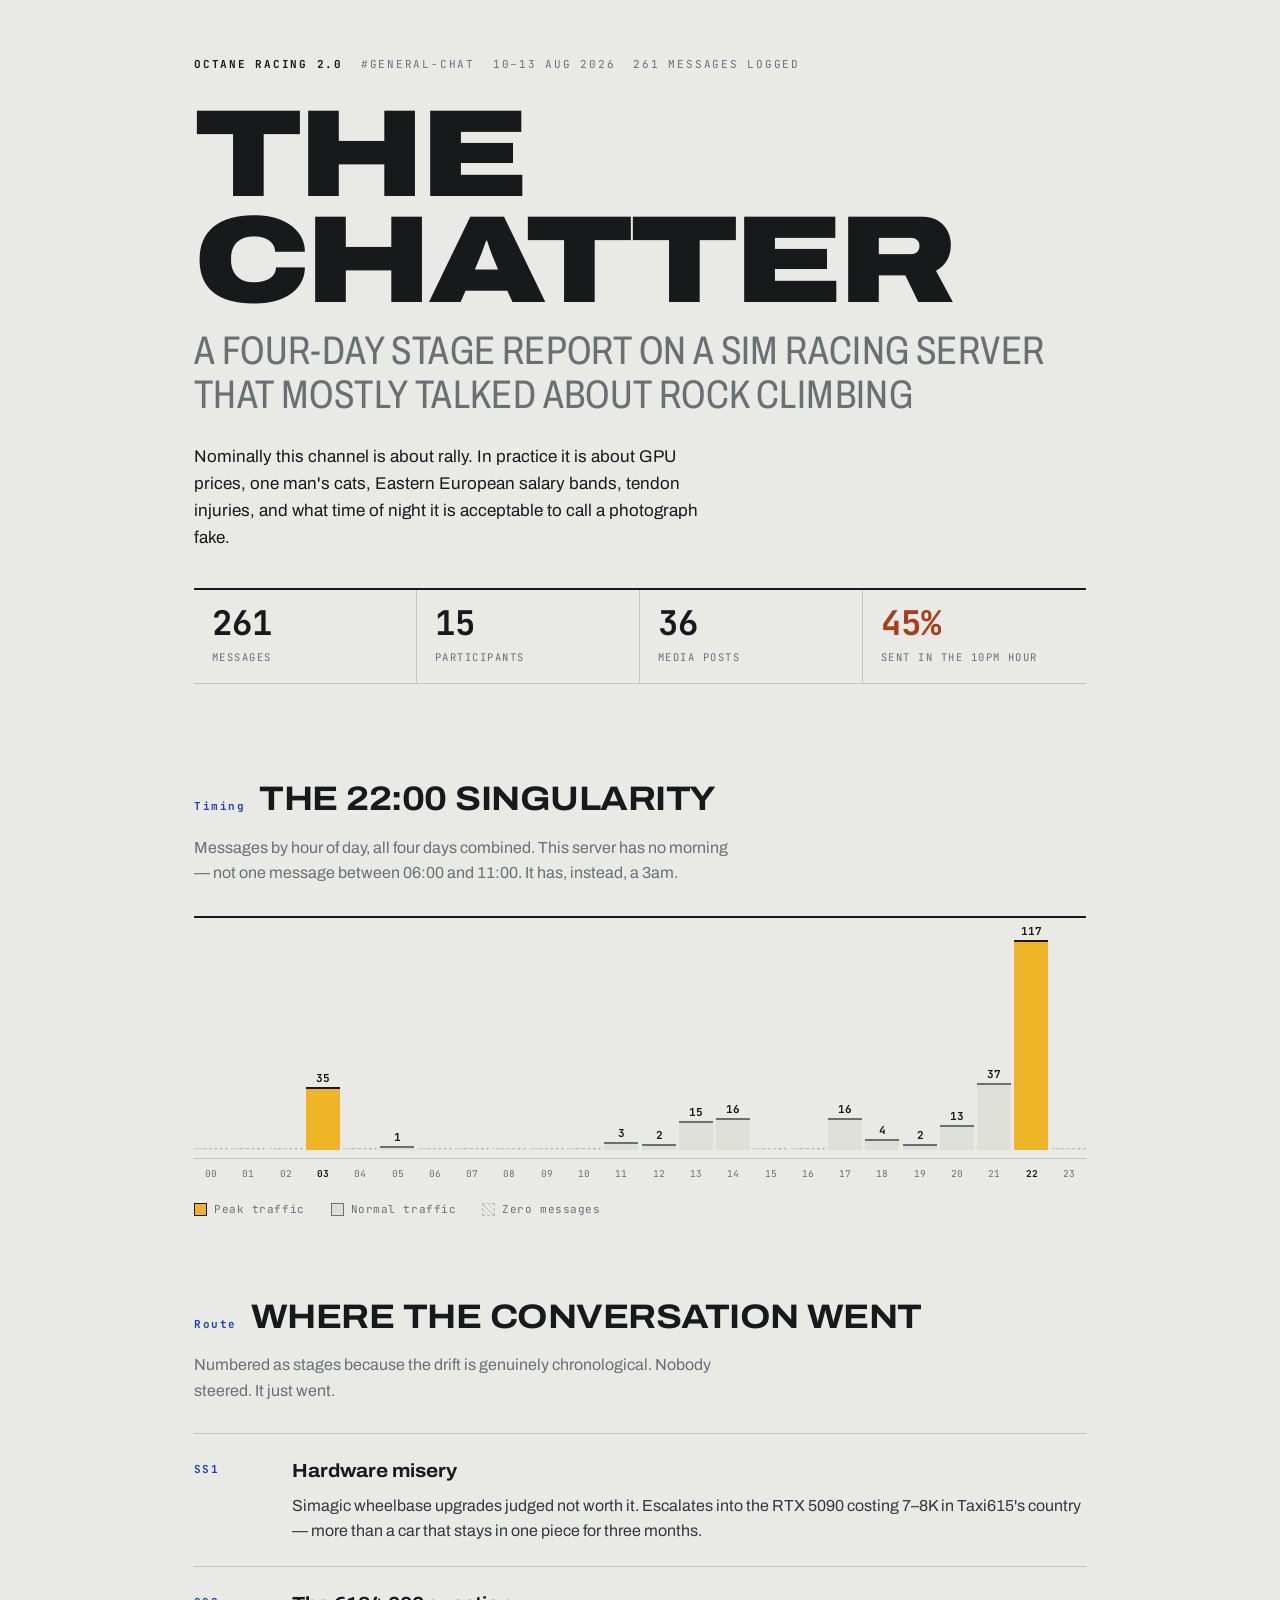
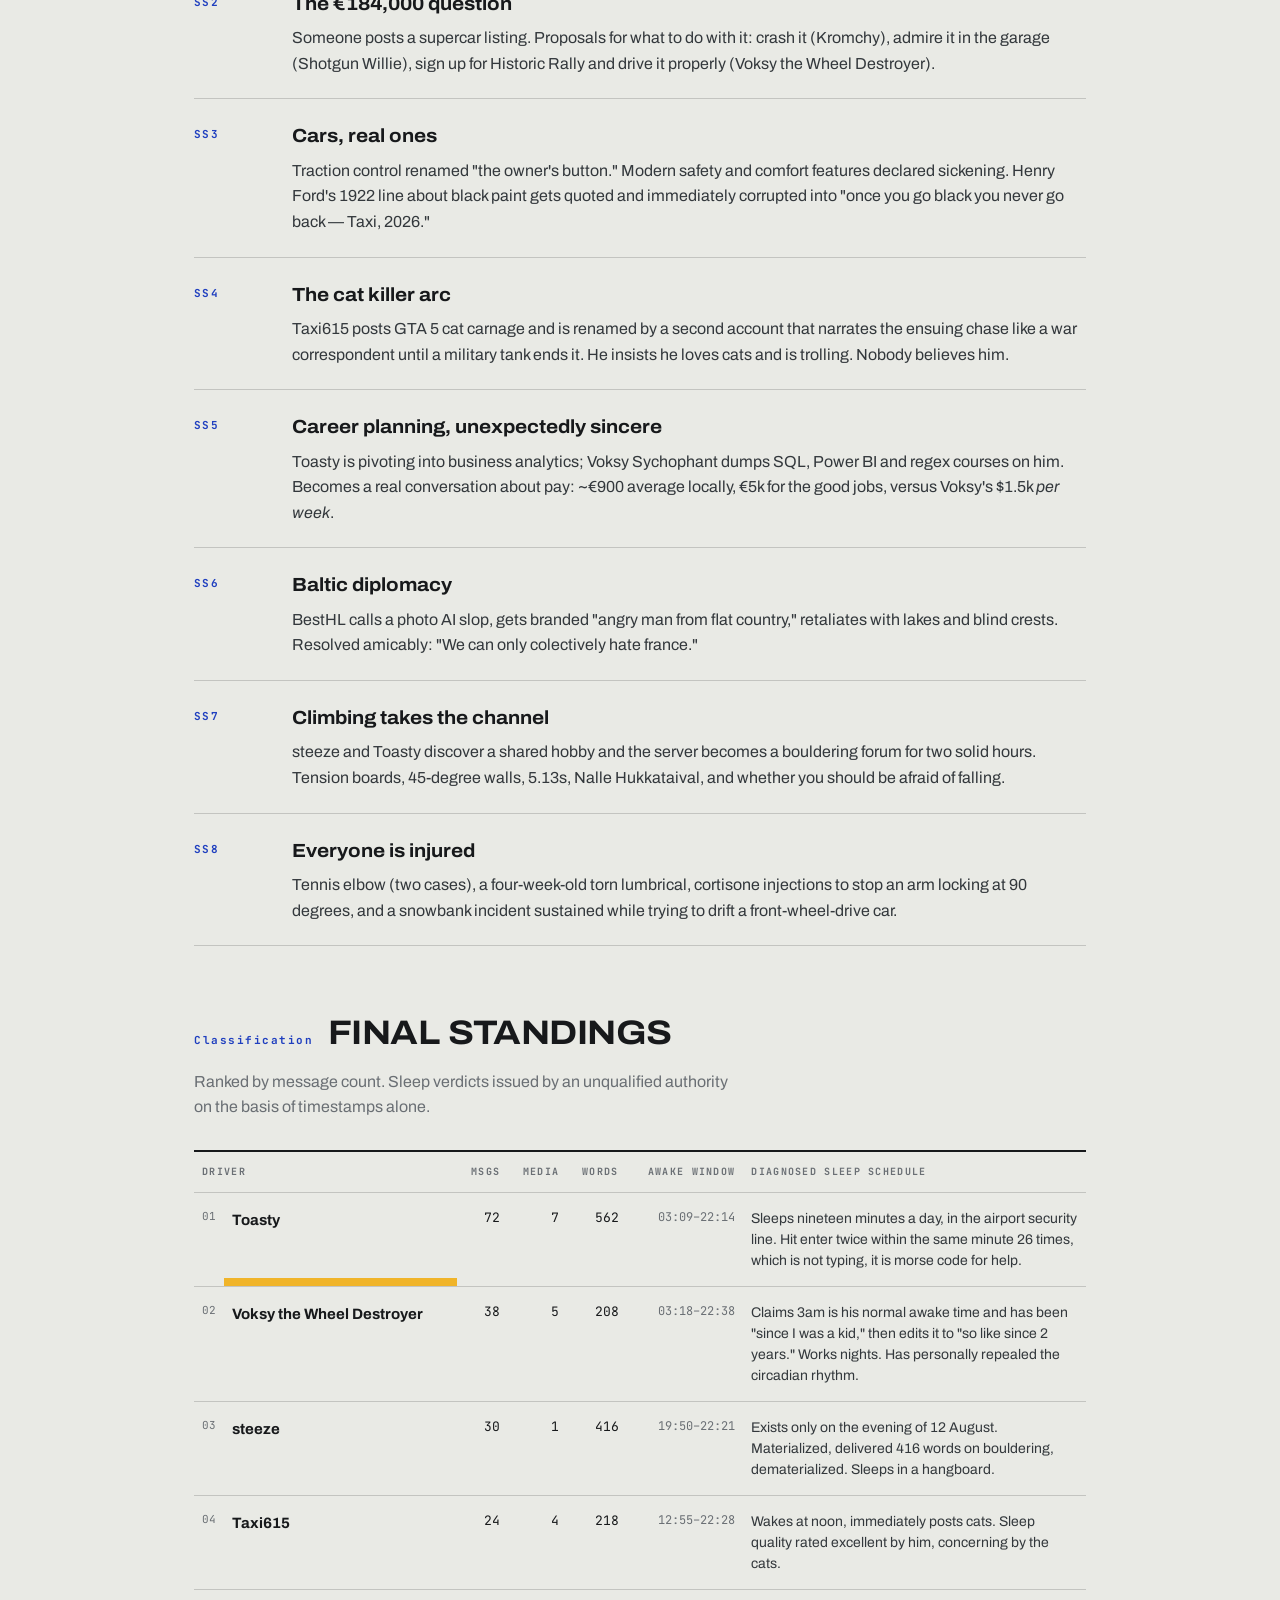
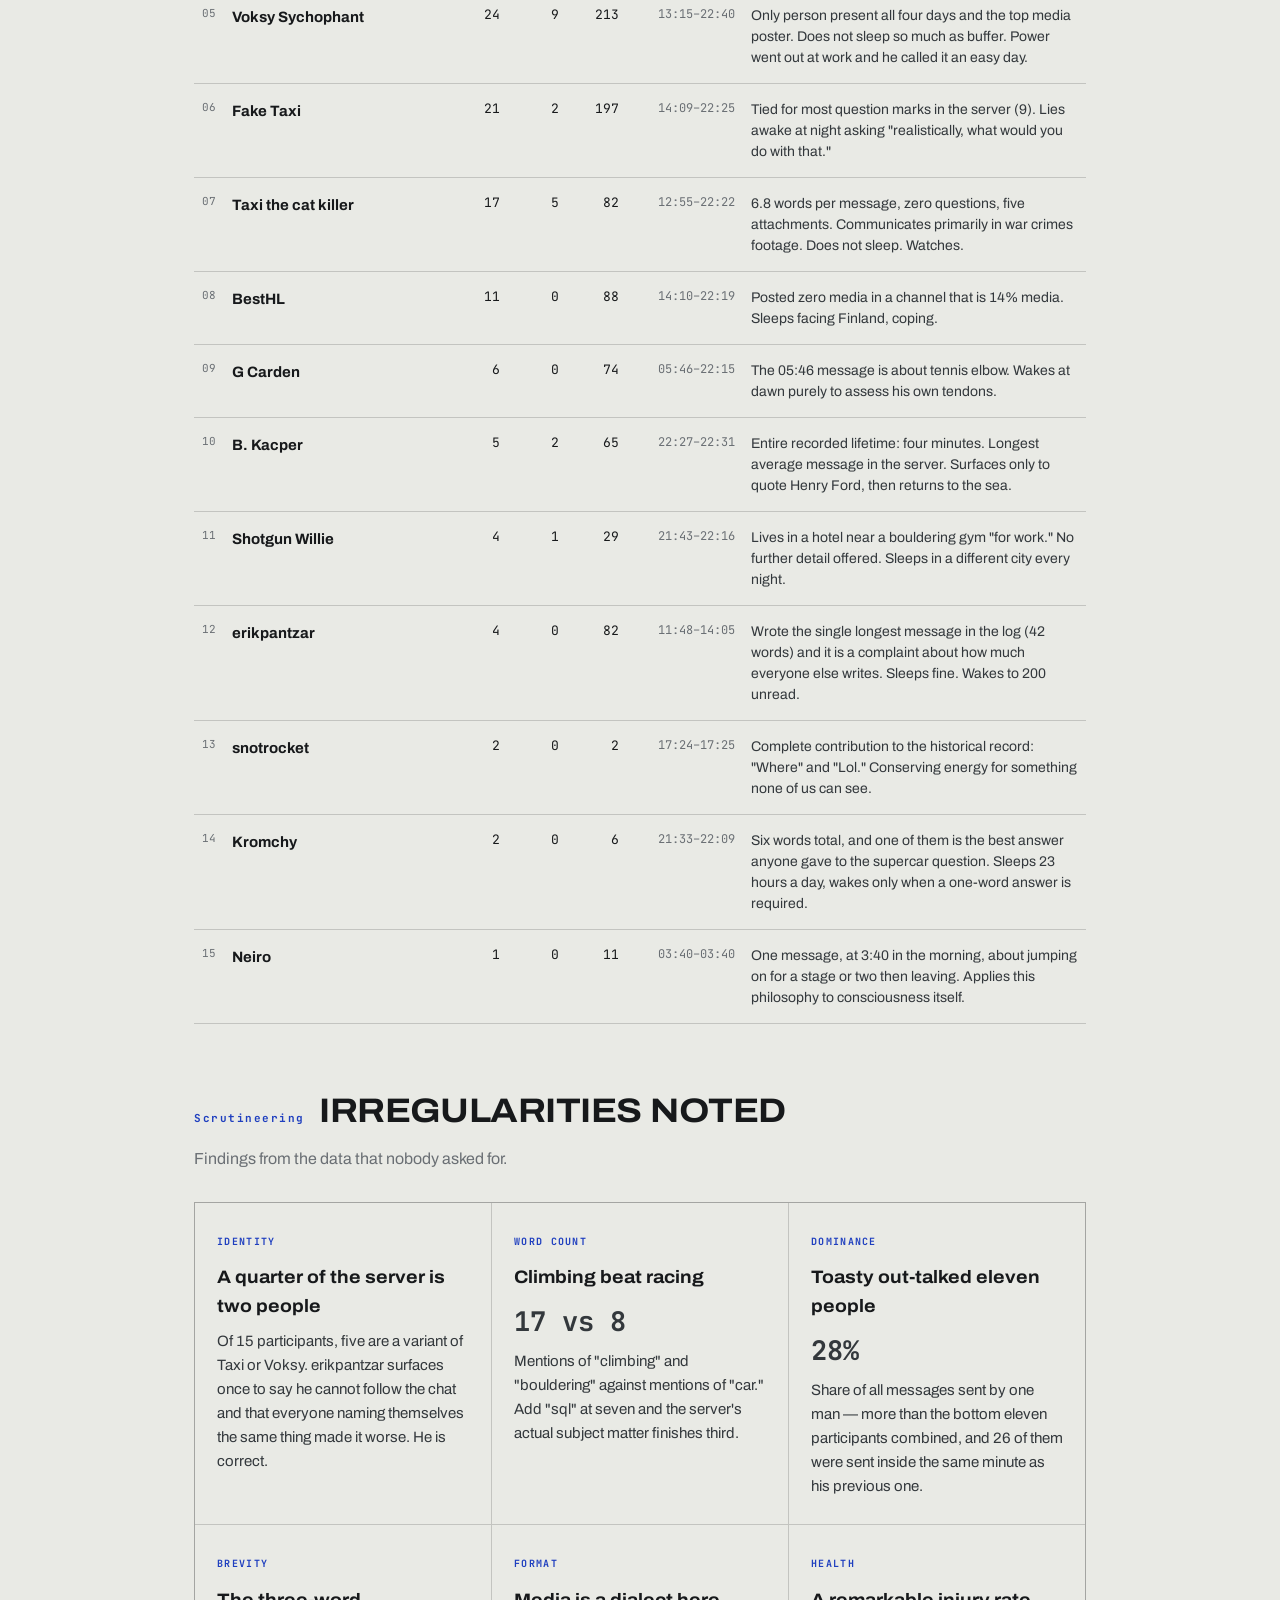
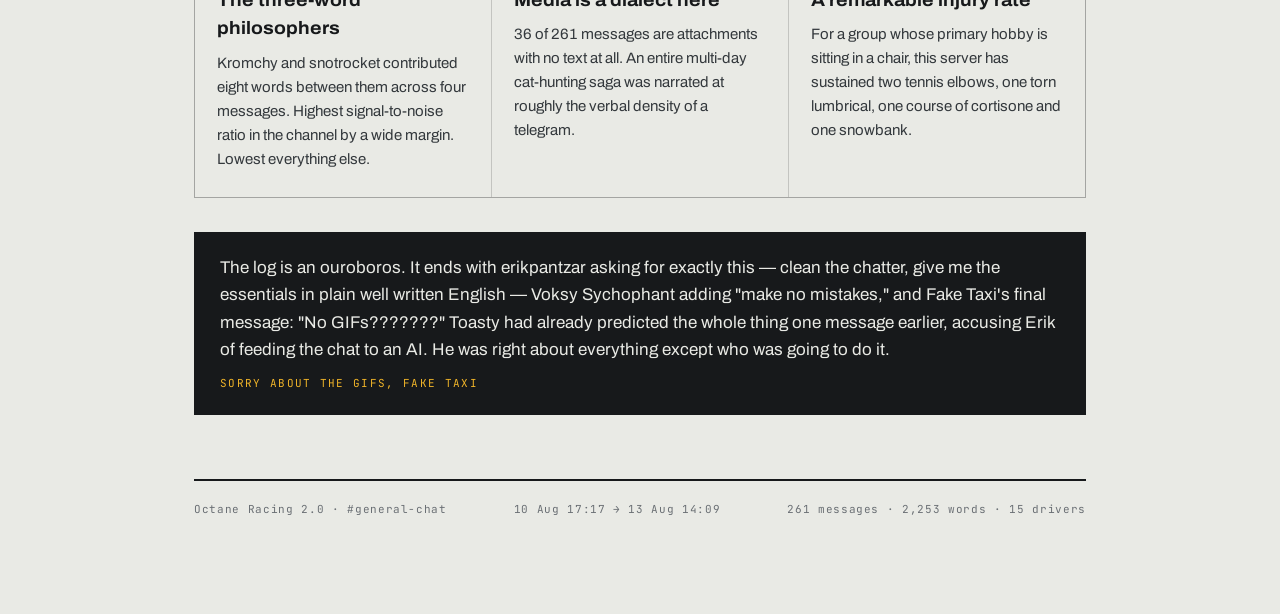
<file: octane-chat-report/index.html>
<!DOCTYPE html>
<html lang="en">
<head>
<meta charset="utf-8">
<meta name="viewport" content="width=device-width, initial-scale=1">
<meta name="robots" content="noindex, nofollow">
<title>Octane Racing 2.0 — #general-chat stage report</title>
<link rel="preconnect" href="https://fonts.googleapis.com">
<link rel="preconnect" href="https://fonts.gstatic.com" crossorigin>
<link href="https://fonts.googleapis.com/css2?family=Archivo:wdth,wght@62..125,400;62..125,500;62..125,700;62..125,900&family=JetBrains+Mono:wght@400;700&display=swap" rel="stylesheet">
<style>
:root{
  --asphalt:#17191B;
  --paper:#E9EAE5;
  --paper-2:#DEDFD8;
  --cobalt:#1F3FBF;
  --hazard:#F0B429;
  --rust:#A93D1B;
  --slate:#6A6F74;
  --hair:rgba(23,25,27,.18);
  --mono:"JetBrains Mono",ui-monospace,Menlo,Consolas,monospace;
  --sans:"Archivo","Helvetica Neue",Arial,sans-serif;
}
*{box-sizing:border-box}
html{-webkit-text-size-adjust:100%}
body{
  margin:0;background:var(--paper);color:var(--asphalt);
  font-family:var(--sans);font-size:16px;line-height:1.6;
  font-variant-numeric:tabular-nums lining-nums;
}
.wrap{max-width:940px;margin:0 auto;padding:0 24px 96px}
.rule{height:1px;background:var(--hair);border:0;margin:0}

/* ---------- masthead ---------- */
.mast{padding:56px 0 28px}
.eyebrow{
  font-family:var(--mono);font-size:11px;letter-spacing:.16em;text-transform:uppercase;
  color:var(--slate);display:flex;flex-wrap:wrap;gap:8px 18px;margin:0 0 28px
}
.eyebrow b{color:var(--asphalt);font-weight:700}
h1{
  font-size:clamp(52px,12vw,124px);line-height:.86;margin:0;
  font-weight:900;font-stretch:125%;letter-spacing:-.03em;text-transform:uppercase;
}
h1 .thin{display:block;font-weight:400;font-stretch:75%;letter-spacing:.01em;
  font-size:clamp(20px,4.4vw,40px);line-height:1.1;margin-top:14px;color:var(--slate)}
.deck{max-width:52ch;margin:26px 0 0;font-size:17px}

/* ---------- metric strip ---------- */
.strip{display:grid;grid-template-columns:repeat(auto-fit,minmax(140px,1fr));
  border-top:2px solid var(--asphalt);border-bottom:1px solid var(--hair);margin-top:36px}
.metric{padding:16px 18px 18px;border-right:1px solid var(--hair)}
.metric:last-child{border-right:0}
.metric .n{font-family:var(--mono);font-size:34px;font-weight:700;line-height:1;display:block}
.metric .k{font-family:var(--mono);font-size:10.5px;letter-spacing:.14em;text-transform:uppercase;
  color:var(--slate);margin-top:9px;display:block}
.metric.flag .n{color:var(--rust)}

/* ---------- section headers ---------- */
section{padding-top:60px}
.shead{display:flex;align-items:baseline;gap:14px;margin:0 0 8px}
.shead .ss{font-family:var(--mono);font-size:11px;font-weight:700;letter-spacing:.14em;
  color:var(--cobalt);white-space:nowrap}
h2{font-size:clamp(24px,4vw,34px);font-weight:700;font-stretch:112%;letter-spacing:-.015em;
  text-transform:uppercase;margin:0}
.sub{color:var(--slate);margin:0 0 30px;max-width:60ch}

/* ---------- clock ---------- */
.clock{border-top:2px solid var(--asphalt);padding-top:22px}
.bars{display:grid;grid-template-columns:repeat(24,1fr);gap:3px;align-items:end;height:210px}
.bar{background:var(--paper-2);border-top:2px solid var(--slate);min-height:2px;position:relative}
.bar.hot{background:var(--hazard);border-top-color:var(--asphalt)}
.bar.dead{background:repeating-linear-gradient(45deg,transparent,transparent 3px,rgba(23,25,27,.13) 3px,rgba(23,25,27,.13) 4px);border-top:1px dashed var(--hair)}
.bar .v{position:absolute;top:-19px;left:50%;transform:translateX(-50%);
  font-family:var(--mono);font-size:11px;font-weight:700}
.hours{display:grid;grid-template-columns:repeat(24,1fr);gap:3px;margin-top:8px;
  border-top:1px solid var(--hair);padding-top:7px}
.hours span{font-family:var(--mono);font-size:9.5px;color:var(--slate);text-align:center}
.hours span.mark{color:var(--asphalt);font-weight:700}
.clocknote{display:flex;flex-wrap:wrap;gap:10px 26px;margin-top:20px;
  font-family:var(--mono);font-size:11px;letter-spacing:.05em;color:var(--slate)}
.key{display:inline-flex;align-items:center;gap:7px}
.sw{width:13px;height:13px;background:var(--hazard);border:1px solid var(--asphalt)}
.sw.q{background:var(--paper-2);border-color:var(--slate)}
.sw.z{background:repeating-linear-gradient(45deg,transparent,transparent 3px,rgba(23,25,27,.13) 3px,rgba(23,25,27,.13) 4px);border:1px dashed var(--hair)}

/* ---------- stages ---------- */
.stage{display:grid;grid-template-columns:76px 1fr;gap:22px;
  padding:22px 0;border-top:1px solid var(--hair)}
.stage:last-of-type{border-bottom:1px solid var(--hair)}
.stage .num{font-family:var(--mono);font-size:11px;font-weight:700;letter-spacing:.12em;
  color:var(--cobalt);padding-top:5px}
.stage h3{margin:0 0 6px;font-size:19px;font-weight:700;font-stretch:108%}
.stage p{margin:0;color:#33383C}

/* ---------- table ---------- */
.tablewrap{border-top:2px solid var(--asphalt)}
table{width:100%;border-collapse:collapse}
th{font-family:var(--mono);font-size:10px;letter-spacing:.13em;text-transform:uppercase;
  color:var(--slate);text-align:right;padding:12px 8px;font-weight:700;
  border-bottom:1px solid var(--hair);white-space:nowrap}
th.l{text-align:left}
td{padding:15px 8px;border-bottom:1px solid var(--hair);vertical-align:top;text-align:right;
  font-family:var(--mono);font-size:13px}
td.l{text-align:left;font-family:var(--sans);font-size:15px}
tr:nth-child(-n+1) td{border-top:0}
.pos{color:var(--slate);font-size:11px;width:26px}
.who{font-weight:700}
.window{color:var(--slate);white-space:nowrap;font-size:12px}
.verdict{text-align:left;font-family:var(--sans);font-size:14px;line-height:1.5;color:#33383C;
  max-width:38ch}
tr.lead .who{box-shadow:inset 0 -8px 0 var(--hazard)}

/* ---------- findings ---------- */
.finds{display:grid;grid-template-columns:repeat(auto-fit,minmax(258px,1fr));gap:1px;
  background:var(--hair);border:1px solid var(--hair)}
.find{background:var(--paper);padding:24px 22px 26px}
.find .tag{font-family:var(--mono);font-size:10px;letter-spacing:.13em;text-transform:uppercase;
  color:var(--cobalt);font-weight:700}
.find h3{margin:11px 0 8px;font-size:18px;font-weight:700;font-stretch:108%}
.find p{margin:0;font-size:15px;color:#33383C}
.find .big{font-family:var(--mono);font-size:27px;font-weight:700;display:block;margin:2px 0 6px}

blockquote{margin:34px 0 0;padding:22px 26px;background:var(--asphalt);color:var(--paper)}
blockquote p{margin:0;font-size:17px}
blockquote cite{display:block;margin-top:12px;font-family:var(--mono);font-size:11px;
  letter-spacing:.12em;text-transform:uppercase;color:var(--hazard);font-style:normal}

footer{margin-top:64px;padding-top:20px;border-top:2px solid var(--asphalt);
  font-family:var(--mono);font-size:11px;letter-spacing:.06em;color:var(--slate);
  display:flex;flex-wrap:wrap;gap:8px 24px;justify-content:space-between}

@media (max-width:720px){
  .wrap{padding:0 18px 72px}
  .bars{height:150px}
  .bar .v{display:none}
  .bar.hot .v{display:block;font-size:10px}
  .hours span{font-size:8px}
  .stage{grid-template-columns:1fr;gap:8px}
  .stage .num{padding-top:0}
  table,thead,tbody,tr,td{display:block;width:100%}
  thead{display:none}
  tr{border-bottom:1px solid var(--hair);padding:18px 0}
  td{border:0;padding:2px 0;text-align:left}
  td.l{font-size:17px}
  td.stat::before{content:attr(data-k) " ";color:var(--slate);font-size:10px;
    letter-spacing:.12em;text-transform:uppercase}
  .verdict{max-width:none;padding-top:8px}
}
@media (prefers-reduced-motion:no-preference){
  .bar{animation:rise .7s cubic-bezier(.2,.7,.3,1) both}
  @keyframes rise{from{transform:scaleY(0)}to{transform:scaleY(1)}}
  .bar{transform-origin:bottom}
}
</style>
</head>
<body>
<div class="wrap">

<header class="mast">
  <p class="eyebrow">
    <span><b>Octane Racing 2.0</b></span>
    <span>#general-chat</span>
    <span>10–13 Aug 2026</span>
    <span>261 messages logged</span>
  </p>
  <h1>The chatter
    <span class="thin">A four-day stage report on a sim racing server that mostly talked about rock climbing</span>
  </h1>
  <p class="deck">Nominally this channel is about rally. In practice it is about GPU prices, one man's cats, Eastern European salary bands, tendon injuries, and what time of night it is acceptable to call a photograph fake.</p>

  <div class="strip">
    <div class="metric"><span class="n">261</span><span class="k">Messages</span></div>
    <div class="metric"><span class="n">15</span><span class="k">Participants</span></div>
    <div class="metric"><span class="n">36</span><span class="k">Media posts</span></div>
    <div class="metric flag"><span class="n">45%</span><span class="k">Sent in the 10pm hour</span></div>
  </div>
</header>

<section>
  <div class="shead"><span class="ss">Timing</span><h2>The 22:00 singularity</h2></div>
  <p class="sub">Messages by hour of day, all four days combined. This server has no morning — not one message between 06:00 and 11:00. It has, instead, a 3am.</p>
  <div class="clock">
    <div class="bars">
      <div class="bar dead" style="height:1%"></div>
      <div class="bar dead" style="height:1%"></div>
      <div class="bar dead" style="height:1%"></div>
      <div class="bar hot" style="height:30%"><span class="v">35</span></div>
      <div class="bar dead" style="height:1%"></div>
      <div class="bar" style="height:2%"><span class="v">1</span></div>
      <div class="bar dead" style="height:1%"></div>
      <div class="bar dead" style="height:1%"></div>
      <div class="bar dead" style="height:1%"></div>
      <div class="bar dead" style="height:1%"></div>
      <div class="bar dead" style="height:1%"></div>
      <div class="bar" style="height:4%"><span class="v">3</span></div>
      <div class="bar" style="height:3%"><span class="v">2</span></div>
      <div class="bar" style="height:14%"><span class="v">15</span></div>
      <div class="bar" style="height:15%"><span class="v">16</span></div>
      <div class="bar dead" style="height:1%"></div>
      <div class="bar dead" style="height:1%"></div>
      <div class="bar" style="height:15%"><span class="v">16</span></div>
      <div class="bar" style="height:5%"><span class="v">4</span></div>
      <div class="bar" style="height:3%"><span class="v">2</span></div>
      <div class="bar" style="height:12%"><span class="v">13</span></div>
      <div class="bar" style="height:32%"><span class="v">37</span></div>
      <div class="bar hot" style="height:100%"><span class="v">117</span></div>
      <div class="bar dead" style="height:1%"></div>
    </div>
    <div class="hours">
      <span>00</span><span>01</span><span>02</span><span class="mark">03</span><span>04</span><span>05</span>
      <span>06</span><span>07</span><span>08</span><span>09</span><span>10</span><span>11</span>
      <span>12</span><span>13</span><span>14</span><span>15</span><span>16</span><span>17</span>
      <span>18</span><span>19</span><span>20</span><span>21</span><span class="mark">22</span><span>23</span>
    </div>
    <p class="clocknote">
      <span class="key"><span class="sw"></span> Peak traffic</span>
      <span class="key"><span class="sw q"></span> Normal traffic</span>
      <span class="key"><span class="sw z"></span> Zero messages</span>
    </p>
  </div>
</section>

<section>
  <div class="shead"><span class="ss">Route</span><h2>Where the conversation went</h2></div>
  <p class="sub">Numbered as stages because the drift is genuinely chronological. Nobody steered. It just went.</p>

  <div class="stage"><span class="num">SS1</span><div>
    <h3>Hardware misery</h3>
    <p>Simagic wheelbase upgrades judged not worth it. Escalates into the RTX 5090 costing 7–8K in Taxi615's country — more than a car that stays in one piece for three months.</p>
  </div></div>

  <div class="stage"><span class="num">SS2</span><div>
    <h3>The €184,000 question</h3>
    <p>Someone posts a supercar listing. Proposals for what to do with it: crash it (Kromchy), admire it in the garage (Shotgun Willie), sign up for Historic Rally and drive it properly (Voksy the Wheel Destroyer).</p>
  </div></div>

  <div class="stage"><span class="num">SS3</span><div>
    <h3>Cars, real ones</h3>
    <p>Traction control renamed "the owner's button." Modern safety and comfort features declared sickening. Henry Ford's 1922 line about black paint gets quoted and immediately corrupted into "once you go black you never go back — Taxi, 2026."</p>
  </div></div>

  <div class="stage"><span class="num">SS4</span><div>
    <h3>The cat killer arc</h3>
    <p>Taxi615 posts GTA 5 cat carnage and is renamed by a second account that narrates the ensuing chase like a war correspondent until a military tank ends it. He insists he loves cats and is trolling. Nobody believes him.</p>
  </div></div>

  <div class="stage"><span class="num">SS5</span><div>
    <h3>Career planning, unexpectedly sincere</h3>
    <p>Toasty is pivoting into business analytics; Voksy Sychophant dumps SQL, Power BI and regex courses on him. Becomes a real conversation about pay: ~€900 average locally, €5k for the good jobs, versus Voksy's $1.5k <em>per week</em>.</p>
  </div></div>

  <div class="stage"><span class="num">SS6</span><div>
    <h3>Baltic diplomacy</h3>
    <p>BestHL calls a photo AI slop, gets branded "angry man from flat country," retaliates with lakes and blind crests. Resolved amicably: "We can only colectively hate france."</p>
  </div></div>

  <div class="stage"><span class="num">SS7</span><div>
    <h3>Climbing takes the channel</h3>
    <p>steeze and Toasty discover a shared hobby and the server becomes a bouldering forum for two solid hours. Tension boards, 45-degree walls, 5.13s, Nalle Hukkataival, and whether you should be afraid of falling.</p>
  </div></div>

  <div class="stage"><span class="num">SS8</span><div>
    <h3>Everyone is injured</h3>
    <p>Tennis elbow (two cases), a four-week-old torn lumbrical, cortisone injections to stop an arm locking at 90 degrees, and a snowbank incident sustained while trying to drift a front-wheel-drive car.</p>
  </div></div>
</section>

<section>
  <div class="shead"><span class="ss">Classification</span><h2>Final standings</h2></div>
  <p class="sub">Ranked by message count. Sleep verdicts issued by an unqualified authority on the basis of timestamps alone.</p>
  <div class="tablewrap">
  <table>
    <thead><tr>
      <th class="l" colspan="2">Driver</th><th>Msgs</th><th>Media</th><th>Words</th>
      <th>Awake window</th><th class="l">Diagnosed sleep schedule</th>
    </tr></thead>
    <tbody>
      <tr class="lead"><td class="pos">01</td><td class="l who">Toasty</td>
        <td class="stat" data-k="Msgs">72</td><td class="stat" data-k="Media">7</td><td class="stat" data-k="Words">562</td>
        <td class="window stat" data-k="Window">03:09–22:14</td>
        <td class="verdict">Sleeps nineteen minutes a day, in the airport security line. Hit enter twice within the same minute 26 times, which is not typing, it is morse code for help.</td></tr>

      <tr><td class="pos">02</td><td class="l who">Voksy the Wheel Destroyer</td>
        <td class="stat" data-k="Msgs">38</td><td class="stat" data-k="Media">5</td><td class="stat" data-k="Words">208</td>
        <td class="window stat" data-k="Window">03:18–22:38</td>
        <td class="verdict">Claims 3am is his normal awake time and has been "since I was a kid," then edits it to "so like since 2 years." Works nights. Has personally repealed the circadian rhythm.</td></tr>

      <tr><td class="pos">03</td><td class="l who">steeze</td>
        <td class="stat" data-k="Msgs">30</td><td class="stat" data-k="Media">1</td><td class="stat" data-k="Words">416</td>
        <td class="window stat" data-k="Window">19:50–22:21</td>
        <td class="verdict">Exists only on the evening of 12 August. Materialized, delivered 416 words on bouldering, dematerialized. Sleeps in a hangboard.</td></tr>

      <tr><td class="pos">04</td><td class="l who">Taxi615</td>
        <td class="stat" data-k="Msgs">24</td><td class="stat" data-k="Media">4</td><td class="stat" data-k="Words">218</td>
        <td class="window stat" data-k="Window">12:55–22:28</td>
        <td class="verdict">Wakes at noon, immediately posts cats. Sleep quality rated excellent by him, concerning by the cats.</td></tr>

      <tr><td class="pos">05</td><td class="l who">Voksy Sychophant</td>
        <td class="stat" data-k="Msgs">24</td><td class="stat" data-k="Media">9</td><td class="stat" data-k="Words">213</td>
        <td class="window stat" data-k="Window">13:15–22:40</td>
        <td class="verdict">Only person present all four days and the top media poster. Does not sleep so much as buffer. Power went out at work and he called it an easy day.</td></tr>

      <tr><td class="pos">06</td><td class="l who">Fake Taxi</td>
        <td class="stat" data-k="Msgs">21</td><td class="stat" data-k="Media">2</td><td class="stat" data-k="Words">197</td>
        <td class="window stat" data-k="Window">14:09–22:25</td>
        <td class="verdict">Tied for most question marks in the server (9). Lies awake at night asking "realistically, what would you do with that."</td></tr>

      <tr><td class="pos">07</td><td class="l who">Taxi the cat killer</td>
        <td class="stat" data-k="Msgs">17</td><td class="stat" data-k="Media">5</td><td class="stat" data-k="Words">82</td>
        <td class="window stat" data-k="Window">12:55–22:22</td>
        <td class="verdict">6.8 words per message, zero questions, five attachments. Communicates primarily in war crimes footage. Does not sleep. Watches.</td></tr>

      <tr><td class="pos">08</td><td class="l who">BestHL</td>
        <td class="stat" data-k="Msgs">11</td><td class="stat" data-k="Media">0</td><td class="stat" data-k="Words">88</td>
        <td class="window stat" data-k="Window">14:10–22:19</td>
        <td class="verdict">Posted zero media in a channel that is 14% media. Sleeps facing Finland, coping.</td></tr>

      <tr><td class="pos">09</td><td class="l who">G Carden</td>
        <td class="stat" data-k="Msgs">6</td><td class="stat" data-k="Media">0</td><td class="stat" data-k="Words">74</td>
        <td class="window stat" data-k="Window">05:46–22:15</td>
        <td class="verdict">The 05:46 message is about tennis elbow. Wakes at dawn purely to assess his own tendons.</td></tr>

      <tr><td class="pos">10</td><td class="l who">B. Kacper</td>
        <td class="stat" data-k="Msgs">5</td><td class="stat" data-k="Media">2</td><td class="stat" data-k="Words">65</td>
        <td class="window stat" data-k="Window">22:27–22:31</td>
        <td class="verdict">Entire recorded lifetime: four minutes. Longest average message in the server. Surfaces only to quote Henry Ford, then returns to the sea.</td></tr>

      <tr><td class="pos">11</td><td class="l who">Shotgun Willie</td>
        <td class="stat" data-k="Msgs">4</td><td class="stat" data-k="Media">1</td><td class="stat" data-k="Words">29</td>
        <td class="window stat" data-k="Window">21:43–22:16</td>
        <td class="verdict">Lives in a hotel near a bouldering gym "for work." No further detail offered. Sleeps in a different city every night.</td></tr>

      <tr><td class="pos">12</td><td class="l who">erikpantzar</td>
        <td class="stat" data-k="Msgs">4</td><td class="stat" data-k="Media">0</td><td class="stat" data-k="Words">82</td>
        <td class="window stat" data-k="Window">11:48–14:05</td>
        <td class="verdict">Wrote the single longest message in the log (42 words) and it is a complaint about how much everyone else writes. Sleeps fine. Wakes to 200 unread.</td></tr>

      <tr><td class="pos">13</td><td class="l who">snotrocket</td>
        <td class="stat" data-k="Msgs">2</td><td class="stat" data-k="Media">0</td><td class="stat" data-k="Words">2</td>
        <td class="window stat" data-k="Window">17:24–17:25</td>
        <td class="verdict">Complete contribution to the historical record: "Where" and "Lol." Conserving energy for something none of us can see.</td></tr>

      <tr><td class="pos">14</td><td class="l who">Kromchy</td>
        <td class="stat" data-k="Msgs">2</td><td class="stat" data-k="Media">0</td><td class="stat" data-k="Words">6</td>
        <td class="window stat" data-k="Window">21:33–22:09</td>
        <td class="verdict">Six words total, and one of them is the best answer anyone gave to the supercar question. Sleeps 23 hours a day, wakes only when a one-word answer is required.</td></tr>

      <tr><td class="pos">15</td><td class="l who">Neiro</td>
        <td class="stat" data-k="Msgs">1</td><td class="stat" data-k="Media">0</td><td class="stat" data-k="Words">11</td>
        <td class="window stat" data-k="Window">03:40–03:40</td>
        <td class="verdict">One message, at 3:40 in the morning, about jumping on for a stage or two then leaving. Applies this philosophy to consciousness itself.</td></tr>
    </tbody>
  </table>
  </div>
</section>

<section>
  <div class="shead"><span class="ss">Scrutineering</span><h2>Irregularities noted</h2></div>
  <p class="sub">Findings from the data that nobody asked for.</p>

  <div class="finds">
    <div class="find">
      <span class="tag">Identity</span>
      <h3>A quarter of the server is two people</h3>
      <p>Of 15 participants, five are a variant of Taxi or Voksy. erikpantzar surfaces once to say he cannot follow the chat and that everyone naming themselves the same thing made it worse. He is correct.</p>
    </div>
    <div class="find">
      <span class="tag">Word count</span>
      <h3>Climbing beat racing</h3>
      <p><span class="big">17 vs 8</span>Mentions of "climbing" and "bouldering" against mentions of "car." Add "sql" at seven and the server's actual subject matter finishes third.</p>
    </div>
    <div class="find">
      <span class="tag">Dominance</span>
      <h3>Toasty out-talked eleven people</h3>
      <p><span class="big">28%</span>Share of all messages sent by one man — more than the bottom eleven participants combined, and 26 of them were sent inside the same minute as his previous one.</p>
    </div>
    <div class="find">
      <span class="tag">Brevity</span>
      <h3>The three-word philosophers</h3>
      <p>Kromchy and snotrocket contributed eight words between them across four messages. Highest signal-to-noise ratio in the channel by a wide margin. Lowest everything else.</p>
    </div>
    <div class="find">
      <span class="tag">Format</span>
      <h3>Media is a dialect here</h3>
      <p>36 of 261 messages are attachments with no text at all. An entire multi-day cat-hunting saga was narrated at roughly the verbal density of a telegram.</p>
    </div>
    <div class="find">
      <span class="tag">Health</span>
      <h3>A remarkable injury rate</h3>
      <p>For a group whose primary hobby is sitting in a chair, this server has sustained two tennis elbows, one torn lumbrical, one course of cortisone and one snowbank.</p>
    </div>
  </div>

  <blockquote>
    <p>The log is an ouroboros. It ends with erikpantzar asking for exactly this — clean the chatter, give me the essentials in plain well written English — Voksy Sychophant adding "make no mistakes," and Fake Taxi's final message: "No GIFs???????" Toasty had already predicted the whole thing one message earlier, accusing Erik of feeding the chat to an AI. He was right about everything except who was going to do it.</p>
    <cite>Sorry about the GIFs, Fake Taxi</cite>
  </blockquote>
</section>

<footer>
  <span>Octane Racing 2.0 · #general-chat</span>
  <span>10 Aug 17:17 → 13 Aug 14:09</span>
  <span>261 messages · 2,253 words · 15 drivers</span>
</footer>

</div>
</body>
</html>
</file>
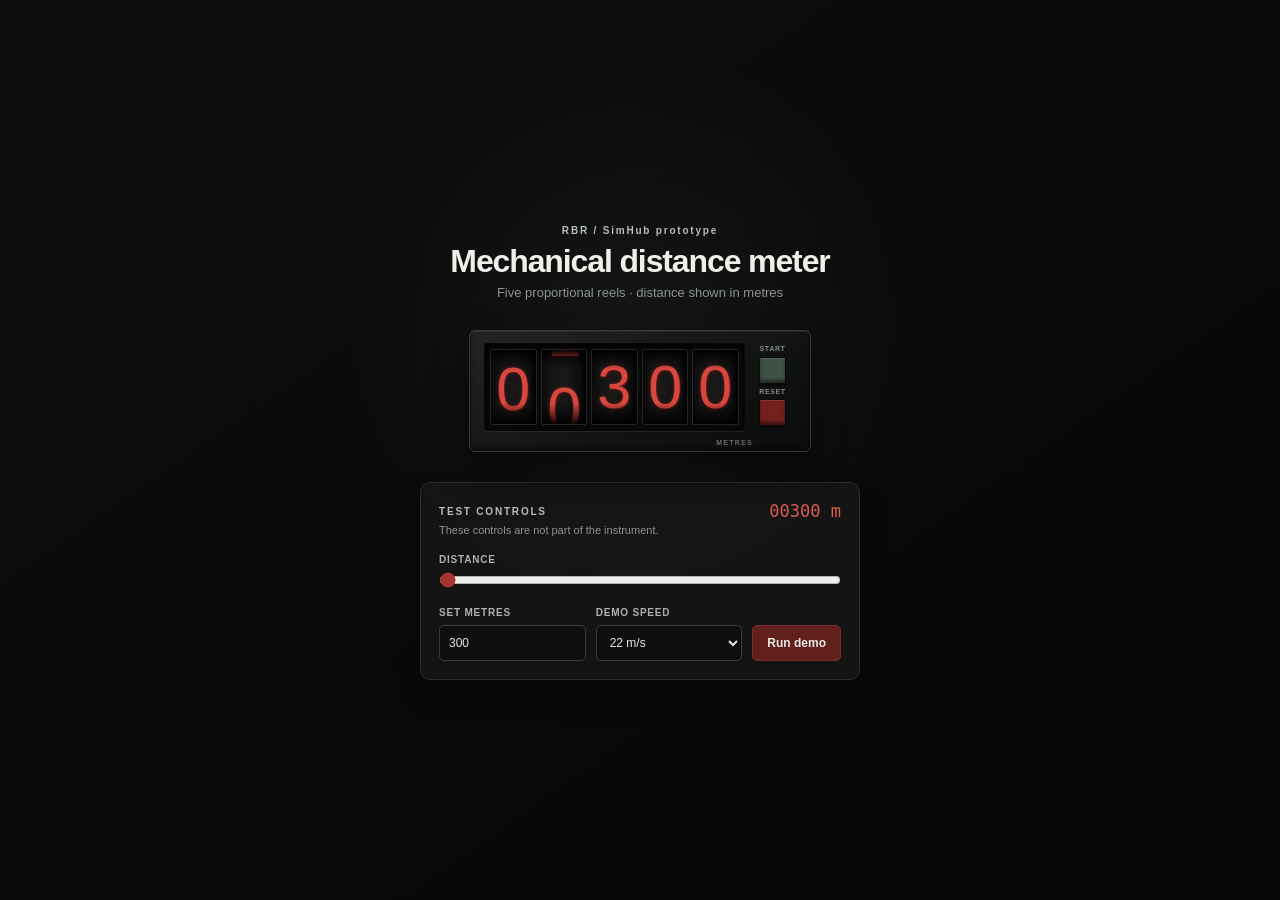
<file: simhub-odometer/index.html>
<!doctype html>
<html lang="en">
  <head>
    <meta charset="UTF-8" />
    <meta name="viewport" content="width=device-width, initial-scale=1" />
    <meta
      name="description"
      content="A five-reel mechanical distance meter prototype for SimHub."
    />
    <meta property="og:title" content="RBR Mechanical Distance Meter" />
    <meta property="og:description" content="Five-reel SimHub prototype" />
    <meta property="og:type" content="website" />
    <meta
      property="og:url"
      content="https://erikpantzar.github.io/misc/simhub-odometer/"
    />
    <meta
      property="og:image"
      content="https://erikpantzar.github.io/misc/simhub-odometer/og.png"
    />
    <meta name="twitter:card" content="summary_large_image" />
    <title>RBR Mechanical Distance Meter</title>
    <link rel="stylesheet" href="style.css" />
    <script src="app.js" defer></script>
    <script src="simhub.js" defer></script>
  </head>
  <body>
    <main class="prototype-page">
      <div class="prototype-heading">
        <span class="eyebrow">RBR / SimHub prototype</span>
        <h1>Mechanical distance meter</h1>
        <p>Five proportional reels · distance shown in metres</p>
      </div>

      <section class="instrument" aria-label="300 metres travelled">
        <div class="instrument-face">
          <div class="reel-bank" aria-hidden="true">
            <div class="digit-card" data-divisor="10000"><div class="reel"></div></div>
            <div class="digit-card" data-divisor="1000"><div class="reel"></div></div>
            <div class="digit-card" data-divisor="100"><div class="reel"></div></div>
            <div class="digit-card" data-divisor="10"><div class="reel"></div></div>
            <div class="digit-card" data-divisor="1"><div class="reel"></div></div>
          </div>

          <div class="fake-controls" aria-hidden="true">
            <span class="control-label">START</span>
            <span class="fake-button fake-button-start"></span>
            <span class="control-label control-label-reset">RESET</span>
            <span class="fake-button fake-button-reset"></span>
          </div>
        </div>
        <span class="unit-label" aria-hidden="true">METRES</span>
      </section>

      <section class="test-panel" aria-label="Prototype test controls">
        <div class="test-panel-heading">
          <div>
            <span class="panel-kicker">TEST CONTROLS</span>
            <p>These controls are not part of the instrument.</p>
          </div>
          <output aria-live="polite">00300 m</output>
        </div>

        <label class="field-label" for="distance-range">Distance</label>
        <input
          id="distance-range"
          class="range-input"
          type="range"
          min="0"
          max="99999"
          step="1"
          value="300"
        />

        <div class="control-row">
          <label class="number-field">
            <span>Set metres</span>
            <input id="distance-number" type="number" min="0" max="99999" value="300" />
          </label>

          <label class="number-field speed-field">
            <span>Demo speed</span>
            <select id="demo-speed">
              <option value="8">8 m/s</option>
              <option value="22" selected>22 m/s</option>
              <option value="40">40 m/s</option>
            </select>
          </label>

          <button class="demo-button" type="button">Run demo</button>
        </div>
      </section>
    </main>
  </body>
</html>
</file>
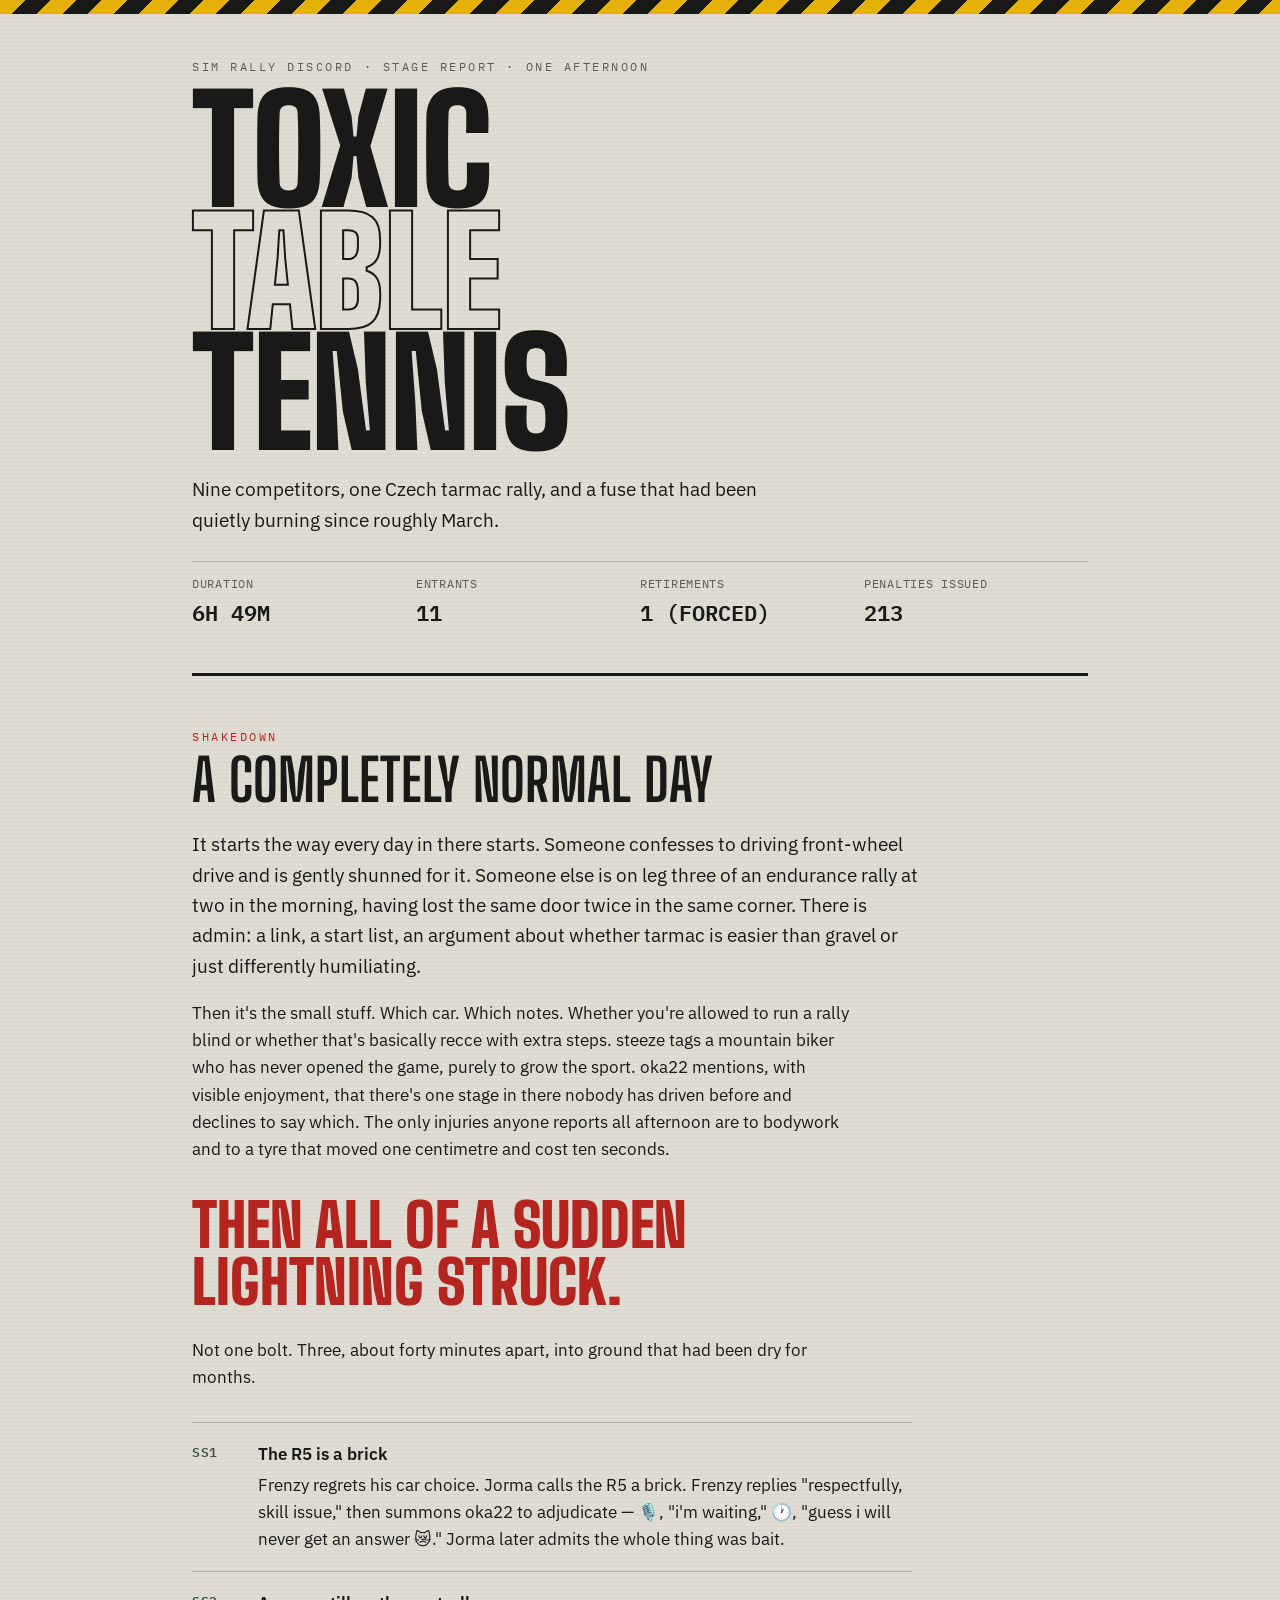
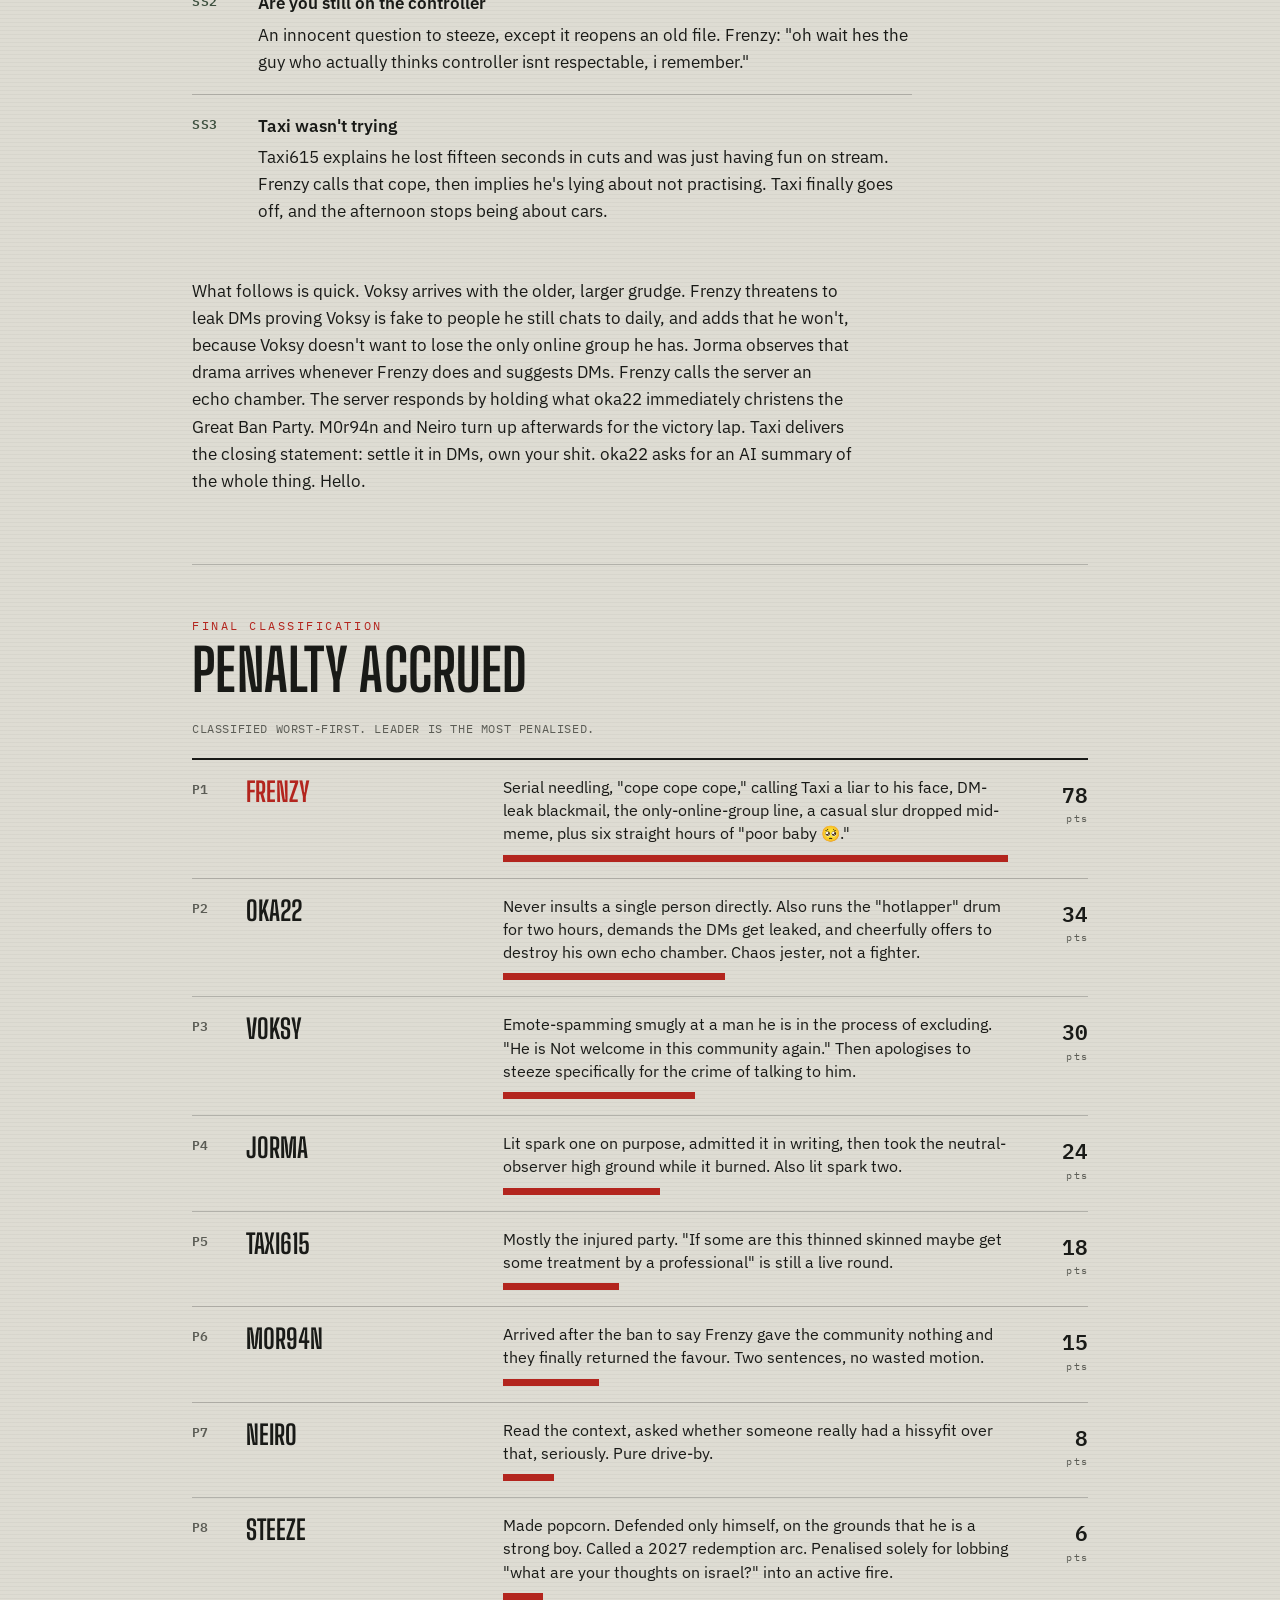
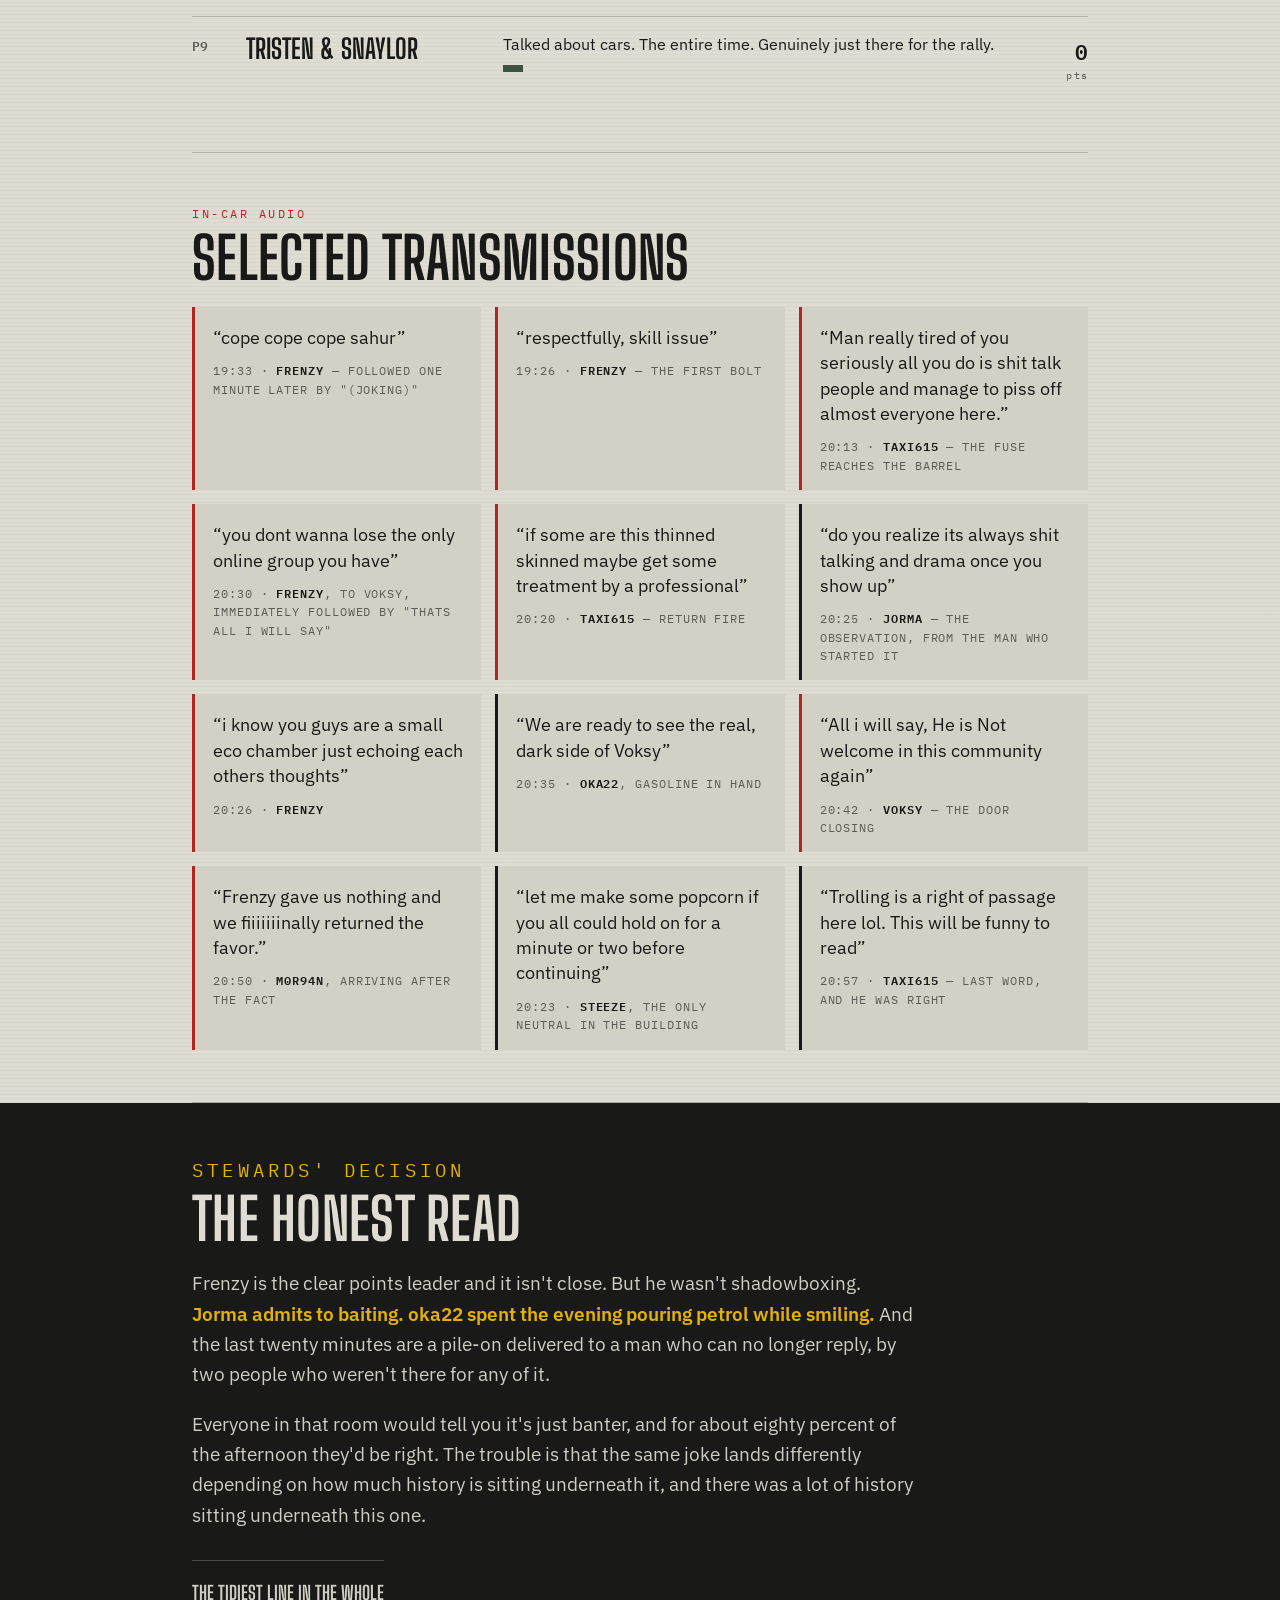
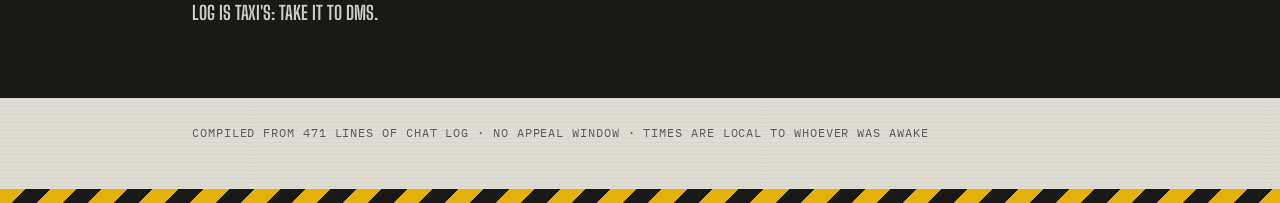
<file: toxic-table-tennis/index.html>
<!DOCTYPE html>
<html lang="en">
<head>
<meta charset="utf-8">
<meta name="viewport" content="width=device-width, initial-scale=1">
<title>Toxic Table Tennis — Stage Report</title>
<meta name="description" content="One afternoon in the sim rally Discord, classified by penalty accrued.">
<link rel="preconnect" href="https://fonts.googleapis.com">
<link rel="preconnect" href="https://fonts.gstatic.com" crossorigin>
<link href="https://fonts.googleapis.com/css2?family=Big+Shoulders+Display:wght@500;700;900&family=IBM+Plex+Mono:wght@400;600&family=IBM+Plex+Sans:ital,wght@0,400;0,600;1,400&display=swap" rel="stylesheet">
<style>
  :root{
    --paper:#DEDCD3;
    --paper-2:#D3D0C5;
    --ink:#191A17;
    --ink-soft:#5B5C55;
    --hazard:#E4B10A;
    --penalty:#B3251E;
    --moss:#3F5140;
    --rule:rgba(25,26,23,.22);
  }
  *{box-sizing:border-box}
  html{-webkit-text-size-adjust:100%}
  body{
    margin:0;
    background:var(--paper);
    color:var(--ink);
    font-family:"IBM Plex Sans",system-ui,sans-serif;
    font-size:17px;
    line-height:1.6;
    background-image:
      repeating-linear-gradient(0deg,rgba(25,26,23,.035) 0 1px,transparent 1px 4px);
  }
  .tape{
    height:14px;
    background:repeating-linear-gradient(135deg,var(--hazard) 0 18px,var(--ink) 18px 36px);
  }
  .wrap{max-width:940px;margin:0 auto;padding:0 22px}

  /* ---- masthead ---- */
  header{padding:44px 0 30px;border-bottom:3px solid var(--ink)}
  .eyebrow{
    font-family:"IBM Plex Mono",monospace;font-size:11.5px;letter-spacing:.22em;
    text-transform:uppercase;color:var(--ink-soft);margin:0 0 14px;
  }
  h1{
    font-family:"Big Shoulders Display","Arial Narrow",sans-serif;
    font-weight:900;font-size:clamp(58px,13vw,148px);line-height:.82;
    margin:0;letter-spacing:-.01em;text-transform:uppercase;
  }
  h1 .thin{-webkit-text-stroke:2px var(--ink);color:transparent;display:block}
  .deck{
    margin:20px 0 0;max-width:52ch;font-size:19px;color:var(--ink);
  }
  .strip{
    display:flex;flex-wrap:wrap;gap:0;margin-top:26px;
    border-top:1px solid var(--rule);
  }
  .strip div{
    flex:1 1 150px;padding:12px 14px 12px 0;
    font-family:"IBM Plex Mono",monospace;font-size:12px;letter-spacing:.06em;
    color:var(--ink-soft);text-transform:uppercase;
  }
  .strip b{display:block;color:var(--ink);font-size:22px;letter-spacing:0;font-weight:600;margin-top:2px}

  /* ---- sections ---- */
  section{padding:52px 0;border-bottom:1px solid var(--rule)}
  .sec-label{
    font-family:"IBM Plex Mono",monospace;font-size:11.5px;letter-spacing:.22em;
    text-transform:uppercase;color:var(--penalty);margin:0 0 6px;
  }
  h2{
    font-family:"Big Shoulders Display","Arial Narrow",sans-serif;
    font-weight:700;font-size:clamp(34px,6vw,58px);line-height:.95;
    margin:0 0 22px;text-transform:uppercase;letter-spacing:.005em;
  }
  p{max-width:66ch}
  .lede{font-size:19px}
  .strike{
    font-family:"Big Shoulders Display","Arial Narrow",sans-serif;
    font-weight:900;text-transform:uppercase;font-size:clamp(30px,6.5vw,60px);
    line-height:.95;color:var(--penalty);margin:34px 0 26px;max-width:18ch;
  }
  ol.sparks{list-style:none;padding:0;margin:30px 0 0;counter-reset:spark}
  ol.sparks li{
    counter-increment:spark;position:relative;padding:18px 0 18px 66px;
    border-top:1px solid var(--rule);max-width:72ch;
  }
  ol.sparks li::before{
    content:"SS" counter(spark);position:absolute;left:0;top:19px;
    font-family:"IBM Plex Mono",monospace;font-size:13px;font-weight:600;
    color:var(--moss);letter-spacing:.05em;
  }
  ol.sparks h3{
    font-family:"IBM Plex Sans",sans-serif;font-size:17px;font-weight:600;
    margin:0 0 4px;
  }
  ol.sparks p{margin:0;color:var(--ink)}

  /* ---- classification ---- */
  .note{
    font-family:"IBM Plex Mono",monospace;font-size:12px;letter-spacing:.05em;
    color:var(--ink-soft);text-transform:uppercase;margin:0 0 20px;
  }
  .row{
    display:grid;
    grid-template-columns:38px minmax(96px,1fr) minmax(0,2.1fr) 64px;
    gap:16px;align-items:start;
    padding:16px 0;border-top:1px solid var(--rule);
  }
  .row:first-of-type{border-top:2px solid var(--ink)}
  .pos{
    font-family:"IBM Plex Mono",monospace;font-size:13px;font-weight:600;
    color:var(--ink-soft);padding-top:3px;
  }
  .who{
    font-family:"Big Shoulders Display","Arial Narrow",sans-serif;
    font-weight:700;font-size:27px;line-height:1;text-transform:uppercase;
    padding-top:2px;
  }
  .charge{font-size:15.5px;line-height:1.5}
  .bar{
    display:block;height:7px;background:var(--penalty);margin:9px 0 0;
    width:var(--w);max-width:100%;
    transform-origin:left center;
  }
  .bar.clean{background:var(--moss)}
  .pts{
    font-family:"IBM Plex Mono",monospace;font-size:21px;font-weight:600;
    text-align:right;padding-top:2px;font-variant-numeric:tabular-nums;
  }
  .pts small{display:block;font-size:10px;letter-spacing:.12em;color:var(--ink-soft);font-weight:400}
  .row.leader .who{color:var(--penalty)}

  /* ---- in-car audio ---- */
  .quotes{display:grid;gap:14px;grid-template-columns:repeat(auto-fit,minmax(268px,1fr));margin-top:8px}
  figure{
    margin:0;background:var(--paper-2);padding:18px 18px 15px;
    border-left:3px solid var(--ink);
  }
  figure.hot{border-left-color:var(--penalty)}
  figure blockquote{
    margin:0;font-size:17.5px;line-height:1.45;
  }
  figure blockquote::before{content:"“"}
  figure blockquote::after{content:"”"}
  figcaption{
    margin-top:11px;font-family:"IBM Plex Mono",monospace;font-size:11.5px;
    letter-spacing:.08em;text-transform:uppercase;color:var(--ink-soft);
  }
  figcaption b{color:var(--ink);font-weight:600}

  /* ---- stewards ---- */
  .stewards{background:var(--ink);color:var(--paper);margin:0;padding:52px 0 56px}
  .stewards .wrap{max-width:940px}
  .stewards .sec-label{color:var(--hazard)}
  .stewards h2{color:var(--paper)}
  .stewards p{color:#CFCDC4;font-size:19px}
  .stewards em{color:var(--hazard);font-style:normal;font-weight:600}
  .verdict{
    margin-top:30px;padding-top:22px;border-top:1px solid rgba(222,220,211,.25);
    font-family:"Big Shoulders Display","Arial Narrow",sans-serif;
    font-weight:700;font-size:clamp(24px,4.5vw,40px);line-height:1.05;
    text-transform:uppercase;color:var(--paper);max-width:24ch;
  }
  footer{padding:26px 0 46px;font-family:"IBM Plex Mono",monospace;font-size:11.5px;
    letter-spacing:.08em;text-transform:uppercase;color:var(--ink-soft)}

  @media (max-width:620px){
    .row{grid-template-columns:30px 1fr 58px;gap:12px}
    .charge{grid-column:1 / -1;padding-left:42px}
    .strip div{flex-basis:44%}
  }
  @media (prefers-reduced-motion:no-preference){
    .bar{animation:grow .9s cubic-bezier(.2,.8,.25,1) both}
    @keyframes grow{from{transform:scaleX(0)}to{transform:scaleX(1)}}
  }
  :focus-visible{outline:3px solid var(--penalty);outline-offset:2px}
</style>
</head>
<body>
<div class="tape" aria-hidden="true"></div>

<div class="wrap">
  <header>
    <p class="eyebrow">Sim rally Discord · Stage report · One afternoon</p>
    <h1>Toxic<span class="thin">Table</span>Tennis</h1>
    <p class="deck">Nine competitors, one Czech tarmac rally, and a fuse that had been quietly burning since roughly March.</p>
    <div class="strip">
      <div>Duration<b>6h 49m</b></div>
      <div>Entrants<b>11</b></div>
      <div>Retirements<b>1 (forced)</b></div>
      <div>Penalties issued<b>213</b></div>
    </div>
  </header>

  <section>
    <p class="sec-label">Shakedown</p>
    <h2>A completely normal day</h2>
    <p class="lede">It starts the way every day in there starts. Someone confesses to driving front-wheel drive and is gently shunned for it. Someone else is on leg three of an endurance rally at two in the morning, having lost the same door twice in the same corner. There is admin: a link, a start list, an argument about whether tarmac is easier than gravel or just differently humiliating.</p>
    <p>Then it's the small stuff. Which car. Which notes. Whether you're allowed to run a rally blind or whether that's basically recce with extra steps. steeze tags a mountain biker who has never opened the game, purely to grow the sport. oka22 mentions, with visible enjoyment, that there's one stage in there nobody has driven before and declines to say which. The only injuries anyone reports all afternoon are to bodywork and to a tyre that moved one centimetre and cost ten seconds.</p>
    <p class="strike">Then all of a sudden lightning struck.</p>
    <p>Not one bolt. Three, about forty minutes apart, into ground that had been dry for months.</p>
    <ol class="sparks">
      <li>
        <h3>The R5 is a brick</h3>
        <p>Frenzy regrets his car choice. Jorma calls the R5 a brick. Frenzy replies "respectfully, skill issue," then summons oka22 to adjudicate — 🎙️, "i'm waiting," 🕐, "guess i will never get an answer 😿." Jorma later admits the whole thing was bait.</p>
      </li>
      <li>
        <h3>Are you still on the controller</h3>
        <p>An innocent question to steeze, except it reopens an old file. Frenzy: "oh wait hes the guy who actually thinks controller isnt respectable, i remember."</p>
      </li>
      <li>
        <h3>Taxi wasn't trying</h3>
        <p>Taxi615 explains he lost fifteen seconds in cuts and was just having fun on stream. Frenzy calls that cope, then implies he's lying about not practising. Taxi finally goes off, and the afternoon stops being about cars.</p>
      </li>
    </ol>
    <p style="margin-top:34px">What follows is quick. Voksy arrives with the older, larger grudge. Frenzy threatens to leak DMs proving Voksy is fake to people he still chats to daily, and adds that he won't, because Voksy doesn't want to lose the only online group he has. Jorma observes that drama arrives whenever Frenzy does and suggests DMs. Frenzy calls the server an echo chamber. The server responds by holding what oka22 immediately christens the Great Ban Party. M0r94n and Neiro turn up afterwards for the victory lap. Taxi delivers the closing statement: settle it in DMs, own your shit. oka22 asks for an AI summary of the whole thing. Hello.</p>
  </section>

  <section>
    <p class="sec-label">Final classification</p>
    <h2>Penalty accrued</h2>
    <p class="note">Classified worst-first. Leader is the most penalised.</p>

    <div class="row leader">
      <div class="pos">P1</div>
      <div class="who">Frenzy</div>
      <div class="charge">Serial needling, "cope cope cope," calling Taxi a liar to his face, DM-leak blackmail, the only-online-group line, a casual slur dropped mid-meme, plus six straight hours of "poor baby 🥺."<span class="bar" style="--w:100%"></span></div>
      <div class="pts">78<small>pts</small></div>
    </div>

    <div class="row">
      <div class="pos">P2</div>
      <div class="who">oka22</div>
      <div class="charge">Never insults a single person directly. Also runs the "hotlapper" drum for two hours, demands the DMs get leaked, and cheerfully offers to destroy his own echo chamber. Chaos jester, not a fighter.<span class="bar" style="--w:44%"></span></div>
      <div class="pts">34<small>pts</small></div>
    </div>

    <div class="row">
      <div class="pos">P3</div>
      <div class="who">Voksy</div>
      <div class="charge">Emote-spamming smugly at a man he is in the process of excluding. "He is Not welcome in this community again." Then apologises to steeze specifically for the crime of talking to him.<span class="bar" style="--w:38%"></span></div>
      <div class="pts">30<small>pts</small></div>
    </div>

    <div class="row">
      <div class="pos">P4</div>
      <div class="who">Jorma</div>
      <div class="charge">Lit spark one on purpose, admitted it in writing, then took the neutral-observer high ground while it burned. Also lit spark two.<span class="bar" style="--w:31%"></span></div>
      <div class="pts">24<small>pts</small></div>
    </div>

    <div class="row">
      <div class="pos">P5</div>
      <div class="who">Taxi615</div>
      <div class="charge">Mostly the injured party. "If some are this thinned skinned maybe get some treatment by a professional" is still a live round.<span class="bar" style="--w:23%"></span></div>
      <div class="pts">18<small>pts</small></div>
    </div>

    <div class="row">
      <div class="pos">P6</div>
      <div class="who">M0r94n</div>
      <div class="charge">Arrived after the ban to say Frenzy gave the community nothing and they finally returned the favour. Two sentences, no wasted motion.<span class="bar" style="--w:19%"></span></div>
      <div class="pts">15<small>pts</small></div>
    </div>

    <div class="row">
      <div class="pos">P7</div>
      <div class="who">Neiro</div>
      <div class="charge">Read the context, asked whether someone really had a hissyfit over that, seriously. Pure drive-by.<span class="bar" style="--w:10%"></span></div>
      <div class="pts">8<small>pts</small></div>
    </div>

    <div class="row">
      <div class="pos">P8</div>
      <div class="who">steeze</div>
      <div class="charge">Made popcorn. Defended only himself, on the grounds that he is a strong boy. Called a 2027 redemption arc. Penalised solely for lobbing "what are your thoughts on israel?" into an active fire.<span class="bar" style="--w:8%"></span></div>
      <div class="pts">6<small>pts</small></div>
    </div>

    <div class="row">
      <div class="pos">P9</div>
      <div class="who">Tristen &amp; snaylor</div>
      <div class="charge">Talked about cars. The entire time. Genuinely just there for the rally.<span class="bar clean" style="--w:4%"></span></div>
      <div class="pts">0<small>pts</small></div>
    </div>
  </section>

  <section>
    <p class="sec-label">In-car audio</p>
    <h2>Selected transmissions</h2>
    <div class="quotes">
      <figure class="hot">
        <blockquote>cope cope cope sahur</blockquote>
        <figcaption>19:33 · <b>Frenzy</b> — followed one minute later by "(joking)"</figcaption>
      </figure>
      <figure class="hot">
        <blockquote>respectfully, skill issue</blockquote>
        <figcaption>19:26 · <b>Frenzy</b> — the first bolt</figcaption>
      </figure>
      <figure class="hot">
        <blockquote>Man really tired of you seriously all you do is shit talk people and manage to piss off almost everyone here.</blockquote>
        <figcaption>20:13 · <b>Taxi615</b> — the fuse reaches the barrel</figcaption>
      </figure>
      <figure class="hot">
        <blockquote>you dont wanna lose the only online group you have</blockquote>
        <figcaption>20:30 · <b>Frenzy</b>, to Voksy, immediately followed by "thats all i will say"</figcaption>
      </figure>
      <figure class="hot">
        <blockquote>if some are this thinned skinned maybe get some treatment by a professional</blockquote>
        <figcaption>20:20 · <b>Taxi615</b> — return fire</figcaption>
      </figure>
      <figure>
        <blockquote>do you realize its always shit talking and drama once you show up</blockquote>
        <figcaption>20:25 · <b>Jorma</b> — the observation, from the man who started it</figcaption>
      </figure>
      <figure class="hot">
        <blockquote>i know you guys are a small eco chamber just echoing each others thoughts</blockquote>
        <figcaption>20:26 · <b>Frenzy</b></figcaption>
      </figure>
      <figure>
        <blockquote>We are ready to see the real, dark side of Voksy</blockquote>
        <figcaption>20:35 · <b>oka22</b>, gasoline in hand</figcaption>
      </figure>
      <figure class="hot">
        <blockquote>All i will say, He is Not welcome in this community again</blockquote>
        <figcaption>20:42 · <b>Voksy</b> — the door closing</figcaption>
      </figure>
      <figure class="hot">
        <blockquote>Frenzy gave us nothing and we fiiiiiiinally returned the favor.</blockquote>
        <figcaption>20:50 · <b>M0r94n</b>, arriving after the fact</figcaption>
      </figure>
      <figure>
        <blockquote>let me make some popcorn if you all could hold on for a minute or two before continuing</blockquote>
        <figcaption>20:23 · <b>steeze</b>, the only neutral in the building</figcaption>
      </figure>
      <figure>
        <blockquote>Trolling is a right of passage here lol. This will be funny to read</blockquote>
        <figcaption>20:57 · <b>Taxi615</b> — last word, and he was right</figcaption>
      </figure>
    </div>
  </section>
</div>

<div class="stewards">
  <div class="wrap">
    <p class="sec-label">Stewards' decision</p>
    <h2>The honest read</h2>
    <p>Frenzy is the clear points leader and it isn't close. But he wasn't shadowboxing. <em>Jorma admits to baiting.</em> <em>oka22 spent the evening pouring petrol while smiling.</em> And the last twenty minutes are a pile-on delivered to a man who can no longer reply, by two people who weren't there for any of it.</p>
    <p>Everyone in that room would tell you it's just banter, and for about eighty percent of the afternoon they'd be right. The trouble is that the same joke lands differently depending on how much history is sitting underneath it, and there was a lot of history sitting underneath this one.</p>
    <p class="verdict">The tidiest line in the whole log is Taxi's: take it to DMs.</p>
  </div>
</div>

<div class="wrap">
  <footer>Compiled from 471 lines of chat log · No appeal window · Times are local to whoever was awake</footer>
</div>
<div class="tape" aria-hidden="true"></div>
</body>
</html>
</file>
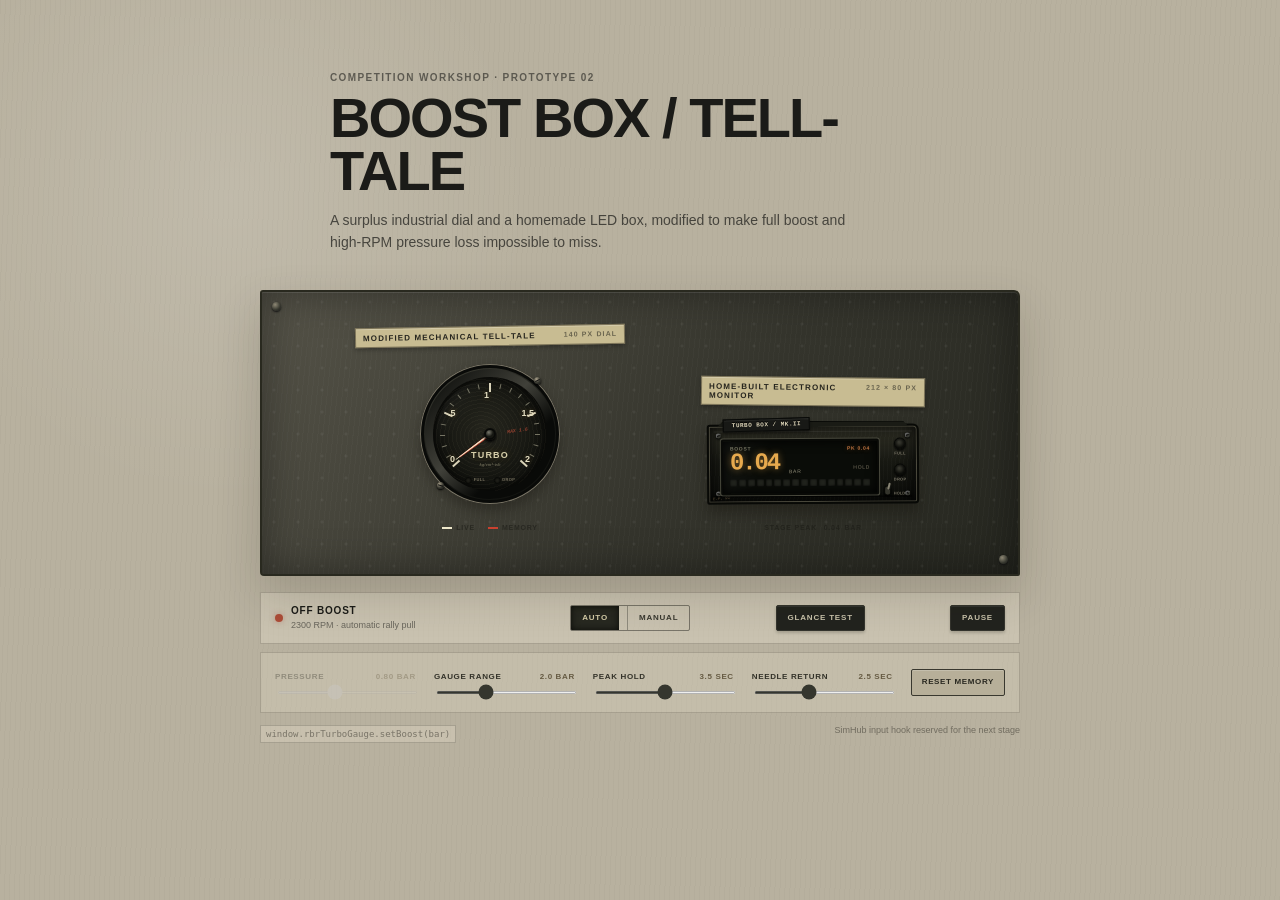
<file: turbo-gagues/index.html>
<!doctype html>
<html lang="en">
  <head>
    <meta charset="UTF-8" />
    <meta name="viewport" content="width=device-width, initial-scale=1" />
    <meta name="description" content="A garage-built rally turbo boost and peak-memory gauge prototype for SimHub." />
    <meta property="og:title" content="Rally Boost Gauge Study" />
    <meta property="og:description" content="Spool. Peak. Fade. Period-style rally turbo instrumentation." />
    <meta property="og:type" content="website" />
    <meta property="og:image" content="og.png" />
    <meta name="twitter:card" content="summary_large_image" />
    <title>Rally Boost Gauge Study</title>
    <link rel="stylesheet" href="style.css" />
    <script src="app.js" defer></script>
  </head>
  <body>
    <main class="workbench">
      <header class="intro">
        <p class="eyebrow">Competition workshop · prototype 02</p>
        <h1>Boost box / tell-tale</h1>
        <p>A surplus industrial dial and a homemade LED box, modified to make full boost and high-RPM pressure loss impossible to miss.</p>
      </header>

      <section class="instrument-rack" id="instrument-rack" aria-label="Turbo gauge prototypes">
        <article class="prototype-card analog-card">
          <div class="card-label"><span>Modified mechanical tell-tale</span><small>140 px dial</small></div>
          <div class="analog-gauge state-spool" id="analog-gauge" aria-label="Current boost 0.04 bar, peak 0.04 bar">
            <span class="bezel-screw bezel-screw-one"></span><span class="bezel-screw bezel-screw-two"></span><span class="reset-plunger" aria-hidden="true"></span>
            <div class="bezel-ring"><div class="gauge-face">
              <div class="loss-sector"></div>
              <div class="scale scale-0">0</div><div class="scale scale-05">.5</div><div class="scale scale-10">1</div><div class="scale scale-15">1.5</div><div class="scale scale-20">2</div>
              <span class="max-scribble">MAX 1.6</span>
              <div class="face-copy"><b>TURBO</b><span>kg/cm²-ish</span></div>
              <div class="dial-annunciators"><span class="dial-state full"><i></i>FULL</span><span class="dial-state drop"><i></i>DROP</span></div>
              <div class="needle peak-needle"></div><div class="needle live-needle"></div><div class="hub"></div><div class="glass-glint"></div>
            </div></div>
          </div>
          <div class="instrument-legend"><span><i class="legend-live"></i>LIVE</span><span><i class="legend-peak"></i>MEMORY</span></div>
        </article>

        <article class="prototype-card digital-card">
          <div class="card-label"><span>Home-built electronic monitor</span><small>212 × 80 px</small></div>
          <div class="digital-gauge state-spool" id="digital-gauge" aria-label="Current boost 0.04 bar, peak 0.04 bar">
            <span class="case-screw screw-a"></span><span class="case-screw screw-b"></span><span class="case-screw screw-c"></span><span class="case-screw screw-d"></span>
            <span class="dymo-tag">TURBO BOX / MK.II</span>
            <div class="smoked-window">
              <div class="digital-topline"><span>BOOST</span><span class="peak-readout">PK 0.04</span></div>
              <div class="digital-value">0.04</div><span class="digital-unit">BAR</span>
              <div class="led-track" aria-hidden="true"></div><div class="fade-note">HOLD</div>
            </div>
            <div class="jewel-stack" aria-hidden="true"><span class="box-jewel full"><i></i>FULL</span><span class="box-jewel drop"><i></i>DROP</span></div>
            <span class="toggle-switch" aria-hidden="true"><i></i>HOLD</span><span class="repair-mark">E.P. 91</span>
          </div>
          <div class="instrument-legend"><span>STAGE PEAK&nbsp; <b id="stage-peak">0.04</b> BAR</span></div>
        </article>
      </section>

      <section class="bench-panel" aria-label="Prototype controls">
        <div class="demo-status"><span class="status-lamp on" id="status-lamp"></span><strong id="phase-label">OFF BOOST</strong><small id="rpm-label">2300 RPM · automatic rally pull</small></div>
        <div class="mode-switch" aria-label="Input mode"><button class="active" id="auto-button" type="button">Auto</button><button id="manual-button" type="button">Manual</button></div>
        <button class="glance-button" id="glance-button" type="button">Glance test</button><button class="run-button" id="run-button" type="button">Pause</button>
      </section>

      <section class="tuning-panel" aria-label="Gauge tuning">
        <label id="pressure-control" class="disabled-control"><span>Pressure <output id="pressure-output">0.80 bar</output></span><input id="pressure-range" type="range" min="0" max="2" step="0.01" value="0.8" disabled /></label>
        <label><span>Gauge range <output id="max-output">2.0 bar</output></span><input id="max-range" type="range" min="1.5" max="3" step="0.5" value="2" /></label>
        <label><span>Peak hold <output id="hold-output">3.5 sec</output></span><input id="hold-range" type="range" min="2" max="5" step="0.5" value="3.5" /></label>
        <label><span>Needle return <output id="decay-output">2.5 sec</output></span><input id="decay-range" type="range" min="1" max="5" step="0.5" value="2.5" /></label>
        <button id="reset-button" type="button">Reset memory</button>
      </section>
      <footer><code>window.rbrTurboGauge.setBoost(bar)</code><span>SimHub input hook reserved for the next stage</span></footer>
    </main>
  </body>
</html>
</file>
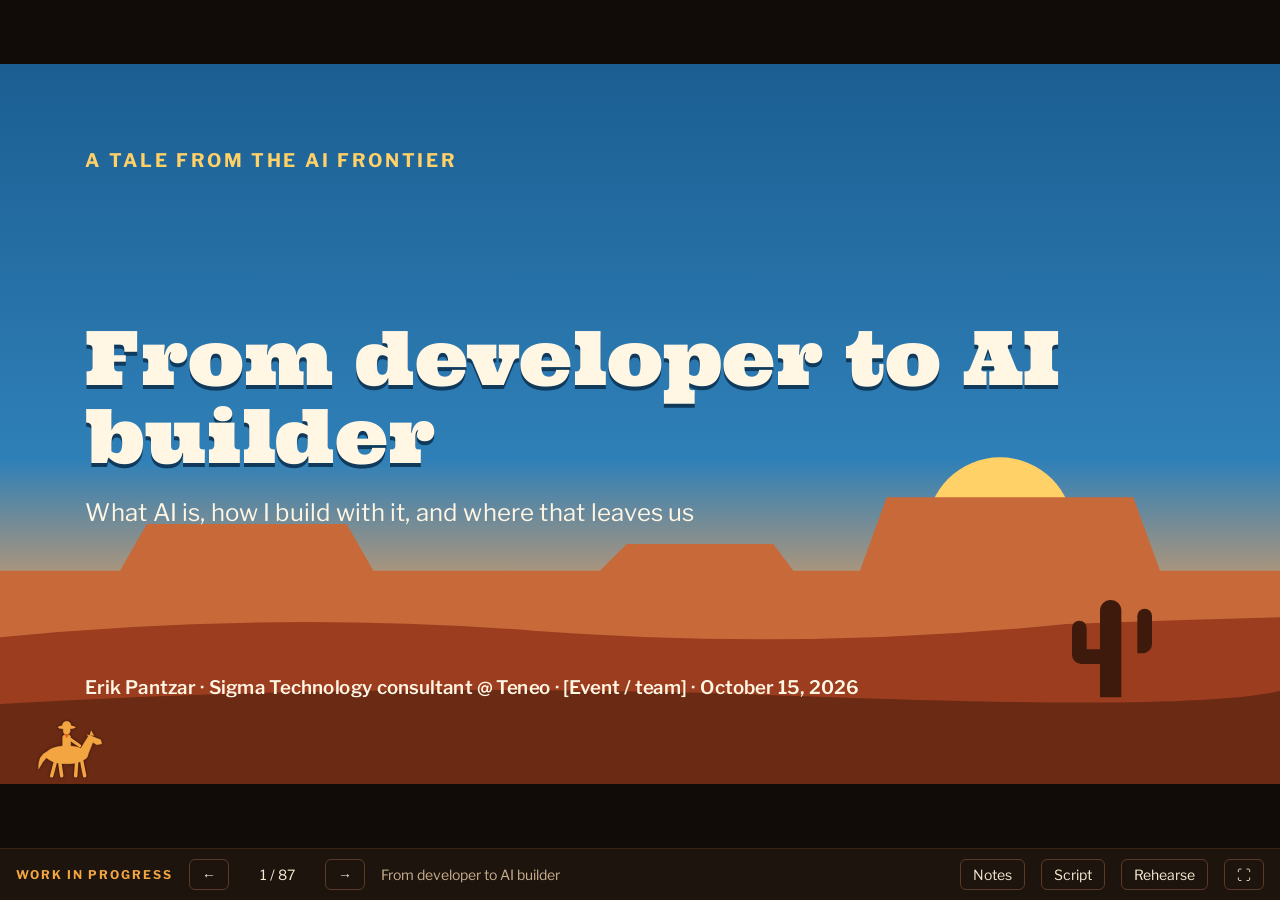
<file: work-in-progress/index.html>
<!DOCTYPE html>
<html lang="en">
<head>
<meta charset="utf-8">
<meta name="viewport" content="width=device-width, initial-scale=1">
<meta name="robots" content="noindex, nofollow">
<meta http-equiv="refresh" content="0; url=pres.html">
<title>From developer to AI builder</title>
<link rel="canonical" href="pres.html">
</head>
<body>
<p>The deck moved to <a href="pres.html">pres.html</a>.</p>
<script>location.replace('pres.html' + location.hash)</script>
</body>
</html>
</file>
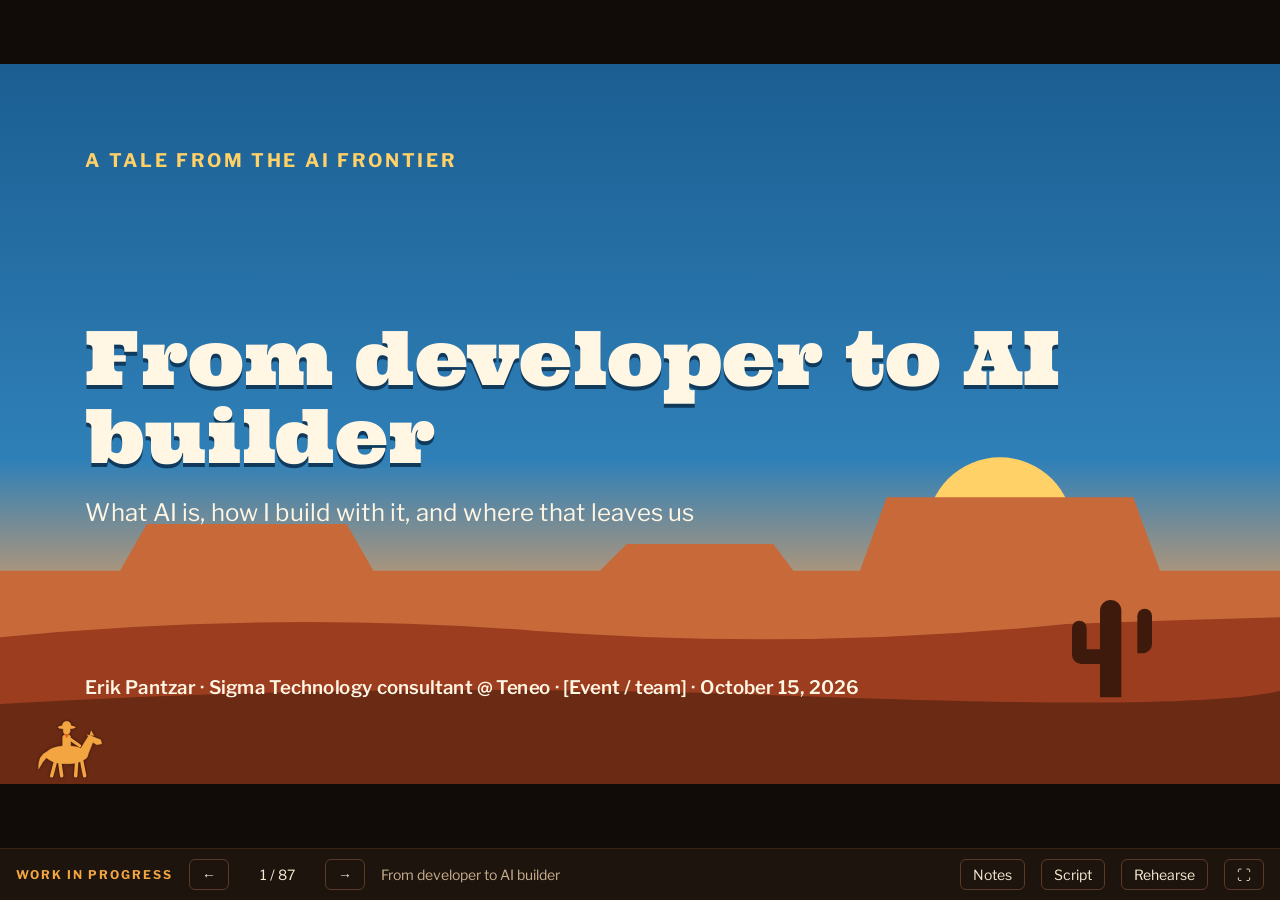
<file: work-in-progress/pres.html>
<!DOCTYPE html>
<html lang="en">
<head>
<meta charset="utf-8">
<meta name="viewport" content="width=device-width, initial-scale=1">
<meta name="robots" content="noindex, nofollow">
<title>From developer to AI builder · work in progress</title>
<link rel="preconnect" href="https://fonts.googleapis.com">
<link rel="preconnect" href="https://fonts.gstatic.com" crossorigin>
<link rel="stylesheet" href="https://fonts.googleapis.com/css2?family=Ultra&display=swap"><link rel="stylesheet" href="https://fonts.googleapis.com/css2?family=Libre+Franklin:wght@400;600;700&display=swap">
<style>
  :root{--ink:#2A1A12;--paper:#F7EBD3;--accent:#E8631C;--gold:#F2A541}
  *{box-sizing:border-box}
  html,body{margin:0;height:100%;background:#120C08;color:var(--paper);font-family:'Libre Franklin',Arial,sans-serif;overflow:hidden}
  #stage{position:absolute;left:50%;top:calc(50% - 26px);width:1920px;height:1080px;transform-origin:center center}
  #stage section{position:absolute;inset:0;width:1920px;height:1080px;overflow:hidden}
  #stage section:not(.on){display:none !important}
  #stage section > :not([style*="position:absolute"]):not(aside){position:relative}
  #stage section *{margin:0;box-sizing:border-box}
  #stage ul{padding-left:1.2em}
  #stage table{border-collapse:collapse;width:100%}
  #stage th,#stage td{padding:.35em .6em;text-align:left;border-bottom:1px solid rgba(42,26,18,.18)}
  #stage th{font-weight:700}
  #bar{position:fixed;left:0;right:0;bottom:0;height:52px;display:flex;align-items:center;gap:16px;padding:0 16px;background:#1E140E;border-top:1px solid #3A2418;font-size:14px}
  #bar button,#bar a{background:none;border:1px solid #5A3A28;color:var(--paper);border-radius:6px;padding:6px 12px;font:inherit;cursor:pointer;text-decoration:none}
  #bar button:hover,#bar a:hover{border-color:var(--gold);color:var(--gold)}
  #count{font-variant-numeric:tabular-nums;min-width:64px;text-align:center}
  #title{flex:1;white-space:nowrap;overflow:hidden;text-overflow:ellipsis;color:#C9B08E}
  .wip{color:var(--gold);font-weight:700;letter-spacing:2px;text-transform:uppercase;font-size:12px}
  #notes{position:fixed;right:0;top:0;bottom:52px;width:min(420px,100vw);background:rgba(30,20,14,.97);border-left:1px solid #3A2418;padding:24px;overflow:auto;display:none;font-size:16px;line-height:1.5}
  #notes.on{display:block}
  #notes h2{font-family:'Ultra',Georgia,serif;font-weight:400;font-size:22px;margin:0 0 8px;color:var(--gold)}
  #notes .t{color:#C9B08E;margin-bottom:12px}
  #notes li{margin:6px 0}
  #notes .next{margin-top:16px;color:var(--gold)}
  @media (max-width:640px){#title,.hide-s{display:none}}
  /* big headline slides, detail slides and TLDR recaps */
  #stage section.big{justify-content:center}
  #stage section.big > .bigtext{display:flex;flex-direction:column;gap:30px;max-width:1560px;padding:0 0 110px 128px}
  #stage section.big .k{font-size:28px;font-weight:700;letter-spacing:3px;text-transform:uppercase;color:var(--k)}
  #stage section.big h2{font-family:'Ultra',Georgia,serif;font-weight:400;font-size:132px;line-height:1.02;text-wrap:balance}
  #stage section.big .l{font-size:66px;font-weight:600;line-height:1.15}
  #stage section.big > .bigtext.withtip{max-width:1180px}
  #stage section.big > .sticky{position:absolute;right:110px;top:50%;transform:translateY(-60%) rotate(2.5deg);width:470px;background:#F2A541;color:#2A1A12;font-size:34px;font-weight:600;line-height:1.3;padding:30px 34px;border-radius:6px;box-shadow:8px 10px 0 rgba(42,26,18,.22);display:flex;flex-direction:column;gap:10px}
  #stage section.big > .sticky b{font-family:'Ultra',Georgia,serif;font-weight:400;font-size:30px;letter-spacing:1px}
  #stage section.detail{padding-bottom:130px !important}
  #stage section.detail .fnm{font-weight:700;color:#B8401A;font-size:.6em}
  #stage section.detail > .notes{margin-top:auto;display:flex;align-items:flex-end;gap:40px}
  #stage section.detail .fns{display:flex;flex-direction:column;gap:6px;font-size:24px;line-height:1.35;flex:1}
  #stage section.detail .fns sup{font-weight:700;color:#B8401A}
  #stage section.detail .tip{order:2;flex:none;max-width:560px;background:#F2A541;color:#2A1A12;font-size:26px;font-weight:600;line-height:1.3;padding:16px 22px;border-radius:10px;transform:rotate(-1.5deg);box-shadow:4px 4px 0 rgba(42,26,18,.25)}
  #stage section.tldr{padding:112px 128px 150px;display:flex;flex-direction:column;justify-content:center;gap:24px}
  #stage section.tldr .k{font-size:28px;font-weight:700;letter-spacing:3px;text-transform:uppercase;color:#FFD166}
  #stage section.tldr h2{font-family:'Ultra',Georgia,serif;font-weight:400;font-size:88px;line-height:1.05}
  #stage section.tldr .tl{display:flex;flex-direction:column;margin-top:16px}
  #stage section.tldr .tl-row{display:grid;grid-template-columns:520px 1fr;gap:40px;align-items:baseline;padding:20px 0;border-top:2px solid #3E7FB3}
  #stage section.tldr .tl-term{font-family:'Ultra',Georgia,serif;font-size:44px;color:#FFD166;line-height:1.1}
  #stage section.tldr .tl-def{font-size:40px;line-height:1.3}
  #stage section.detail[style*="#2A1A12"] .fnm,#stage section.detail[style*="#2A1A12"] .fns sup{color:#F2A541}
  /* live redaction bars */
  #stage .rd{position:relative;display:inline-block;font-family:ui-monospace,Menlo,Consolas,monospace;font-size:.82em;color:#8A6A52;padding:0 .35em;letter-spacing:.04em}
  #stage .rd::after{content:"";position:absolute;inset:-.1em -.08em;background:#141010;border-radius:2px;transform:scaleX(0);transform-origin:left center}
  #stage section.on .rd::after{animation:redact .5s cubic-bezier(.6,0,.3,1) var(--d,.6s) forwards}
  @keyframes redact{to{transform:scaleX(1)}}
  @media (prefers-reduced-motion:reduce){#stage .rd::after{transform:scaleX(1)}#stage section.on .rd::after{animation:none}}
  #rider{position:absolute;bottom:6px;left:40px;width:120px;height:98px;z-index:5;pointer-events:none;transition:left .9s cubic-bezier(.45,.05,.35,1);color:#2A1A12;filter:drop-shadow(0 0 2px rgba(247,235,211,.85))}
  #rider.night{color:#F2A541;filter:drop-shadow(0 0 2px rgba(0,0,0,.6))}
  #rider.trot svg{animation:trot .18s ease-in-out 5 alternate}
  @keyframes trot{from{transform:translateY(0)}to{transform:translateY(-6px)}}
  @media (prefers-reduced-motion:reduce){#rider{transition:none}#rider.trot svg{animation:none}}
</style>
</head>
<body>
<div id="stage">
<section id="cover" data-transition="fade" style="background:#1B5E92;color:#FFF6E4;font-family:'Libre Franklin', Arial, sans-serif;padding:128px;display:flex;flex-direction:column;justify-content:space-between">
<svg viewBox="0 0 1920 1080" width="1920" height="1080" aria-label="Open desert landscape at dusk with mesas, a setting sun and a cactus" style="position:absolute;left:0;top:0;width:1920px;height:1080px"><defs><linearGradient id="sky-cover" x1="0" y1="0" x2="0" y2="1"><stop offset="0" stop-color="#1B5E92"/><stop offset="0.55" stop-color="#2F80B8"/><stop offset="0.8" stop-color="#F4A259"/></linearGradient></defs><rect width="1920" height="1080" fill="url(#sky-cover)"/><circle cx="1500" cy="700" r="110" fill="#FFD166"/><path d="M0 760 L180 760 L220 690 L520 690 L560 760 L900 760 L940 720 L1160 720 L1190 760 L1290 760 L1330 650 L1700 650 L1740 760 L1920 760 V1080 H0Z" fill="#C8693A"/><path d="M0 860 Q400 820 800 850 T1600 840 Q1760 834 1920 830 V1080 H0Z" fill="#9C3D1F"/><path d="M0 960 Q600 925 1200 948 T1920 940 V1080 H0Z" fill="#6B2A14"/><g fill="#3E1A0C"><path d="M1650 950 V820 a16 16 0 0 1 32 0 V950Z"/><path d="M1650 900 H1622 a14 14 0 0 1 -14 -14 V846 a11 11 0 0 1 22 0 V878 H1650Z"/><path d="M1682 884 H1706 V828 a11 11 0 0 1 22 0 V870 a14 14 0 0 1 -14 14 H1682Z"/></g></svg>
<p style="font-size:28px;font-weight:700;color:#FFD166;letter-spacing:4px;text-transform:uppercase">A tale from the AI frontier</p>
<div style="display:flex;flex-direction:column;gap:32px">
<h1 style="font-family:'Ultra', Georgia, serif;font-size:112px;font-weight:400;line-height:1.05;color:#FFF6E4;text-shadow:0px 6px 0px #0F3A5C">From developer to AI builder</h1>
<p style="font-size:36px;line-height:1.35;color:#FFF6E4;max-width:1600px">What AI is, how I build with it, and where that leaves us</p>
</div>
<p style="font-size:28px;font-weight:600;color:#FFF6E4">Erik Pantzar · Sigma Technology consultant @ Teneo · [Event / team] · October 15, 2026</p>

</section>
<section id="about-me-big" class="big" data-transition="fade" style="background:#EED9B0;color:#2A1A12;--k:#B8401A;display:flex;flex-direction:column">
<svg viewBox="0 0 1920 110" width="1920" height="110" aria-label="Desert horizon" style="position:absolute;left:0;bottom:0;width:1920px;height:110px"><path d="M0 110 V70 H140 L170 46 H360 L390 70 H760 L780 58 H930 L950 74 H1300 L1330 40 H1560 L1590 68 H1920 V110Z" fill="#DDB06A"/><path d="M0 110 V92 Q480 80 960 94 T1920 88 V110Z" fill="#C8702E"/></svg>
<div class="bigtext"><p class="k">Who I am</p><h2>Howdy, I'm Erik</h2><p class="l">Developer for ages.</p><p class="l">Always asking: who is this for?</p></div>
</section>
<section id="about-me" class="detail" data-transition="fade" style="background:#EED9B0;color:#2A1A12;font-family:'Libre Franklin', Arial, sans-serif;padding:128px;display:grid;grid-template-columns:480px 1fr;gap:96px;align-items:center">
<svg viewBox="0 0 1920 110" width="1920" height="110" aria-label="Desert horizon" style="position:absolute;left:0;bottom:0;width:1920px;height:110px"><path d="M0 110 V70 H140 L170 46 H360 L390 70 H760 L780 58 H930 L950 74 H1300 L1330 40 H1560 L1590 68 H1920 V110Z" fill="#DDB06A"/><path d="M0 110 V92 Q480 80 960 94 T1920 88 V110Z" fill="#C8702E"/></svg>
<div style="width:480px;display:flex;flex-direction:column;align-items:center;gap:20px;background:#FFF6E4;padding:32px;border:4px solid #2A1A12;border-radius:4px">
<p style="font-family:'Ultra', Georgia, serif;font-size:64px;line-height:1;color:#B8401A;letter-spacing:4px">WANTED</p>
<div style="width:400px;height:400px;background:#E6C78E;display:flex;align-items:center;justify-content:center;border:2px solid #2A1A12">
<p style="font-size:28px;color:#5A4232">[Your photo]</p>
</div>
<p style="font-size:24px;font-weight:700;color:#2A1A12;text-transform:uppercase;letter-spacing:3px">For building with AI</p>
</div>
<div style="display:flex;flex-direction:column;gap:40px">
<div style="display:flex;flex-direction:column;gap:16px">
<p style="font-size:24px;font-weight:700;color:#B8401A;letter-spacing:3px;text-transform:uppercase">Who I am</p>
<h2 style="font-family:'Ultra', Georgia, serif;font-size:64px;font-weight:400;line-height:1.1;color:#2A1A12">Howdy, I'm Erik</h2>
</div>
<div style="display:flex;flex-direction:column">
<div style="display:flex;gap:40px;align-items:baseline;padding:24px 0;border-top:2px solid #C9A86E">
<p style="font-size:24px;font-weight:700;color:#B8401A;text-transform:uppercase;letter-spacing:2px;width:240px">Background</p>
<p style="font-size:28px;line-height:1.4;color:#5A4232;flex:1">A software developer for a long time, always on the user's side: design, UX<sup class="fnm">1</sup>, frontend.</p>
</div>
<div style="display:flex;gap:40px;align-items:baseline;padding:24px 0;border-top:2px solid #C9A86E">
<p style="font-size:24px;font-weight:700;color:#B8401A;text-transform:uppercase;letter-spacing:2px;width:240px">Always asking</p>
<p style="font-size:28px;line-height:1.4;color:#5A4232;flex:1">Who is this for? What problem are we solving, and for whom? How will it really be used?</p>
</div>
<div style="display:flex;gap:40px;align-items:baseline;padding:24px 0;border-top:2px solid #C9A86E">
<p style="font-size:24px;font-weight:700;color:#B8401A;text-transform:uppercase;letter-spacing:2px;width:240px">Today</p>
<p style="font-size:28px;line-height:1.4;color:#5A4232;flex:1">Sigma Technology consultant at Teneo, building Teneo X: build, test and run your own voice and chat agents.</p>
</div>
<div style="display:flex;gap:40px;align-items:baseline;padding:24px 0;border-top:2px solid #C9A86E;border-bottom:2px solid #C9A86E">
<p style="font-size:24px;font-weight:700;color:#B8401A;text-transform:uppercase;letter-spacing:2px;width:240px">The shift</p>
<p style="font-size:28px;line-height:1.4;color:#5A4232;flex:1">AI does most of the typing. The questions are still mine.</p>
</div>
</div>
</div>
<div class="notes"><div class="fns"><p><sup>1</sup> <b>UX</b>: User experience: how something feels to use.</p></div></div>
</section>
<section id="audience-big" class="big" data-transition="fade" style="background:#F7EBD3;color:#2A1A12;--k:#B8401A;display:flex;flex-direction:column">
<svg viewBox="0 0 1920 110" width="1920" height="110" aria-label="Desert horizon" style="position:absolute;left:0;bottom:0;width:1920px;height:110px"><path d="M0 110 V70 H140 L170 46 H360 L390 70 H760 L780 58 H930 L950 74 H1300 L1330 40 H1560 L1590 68 H1920 V110Z" fill="#E6C78E"/><path d="M0 110 V92 Q480 80 960 94 T1920 88 V110Z" fill="#D58A45"/></svg>
<div class="bigtext"><p class="k">Who I am</p><h2>Who's here?</h2><p class="l">Developers.</p><p class="l">Builders.</p><p class="l">Newcomers.</p></div>
</section>
<section id="audience" class="detail" data-transition="fade" style="background:#F7EBD3;color:#2A1A12;font-family:'Libre Franklin', Arial, sans-serif;padding:128px;display:flex;flex-direction:column;gap:64px">
<svg viewBox="0 0 1920 110" width="1920" height="110" aria-label="Desert horizon" style="position:absolute;left:0;bottom:0;width:1920px;height:110px"><path d="M0 110 V70 H140 L170 46 H360 L390 70 H760 L780 58 H930 L950 74 H1300 L1330 40 H1560 L1590 68 H1920 V110Z" fill="#E6C78E"/><path d="M0 110 V92 Q480 80 960 94 T1920 88 V110Z" fill="#D58A45"/></svg>
<div style="display:flex;flex-direction:column;gap:16px">
<p style="font-size:24px;font-weight:700;color:#B8401A;letter-spacing:3px;text-transform:uppercase">Who I am</p>
<h2 style="font-family:'Ultra', Georgia, serif;font-size:64px;font-weight:400;line-height:1.1;color:#2A1A12">Who this talk is for</h2>
</div>
<div style="display:flex;gap:32px">
<div style="flex:1;display:flex;flex-direction:column;gap:20px;background:#FFF6E4;padding:48px;border:2px solid #E0C590;border-radius:12px">
<h3 style="font-family:'Ultra', Georgia, serif;font-size:36px;font-weight:400;line-height:1.2;color:#B8401A">Developers</h3>
<p style="font-size:28px;line-height:1.4;color:#5A4232">You write code and wonder what AI means for your role.</p>
</div>
<div style="flex:1;display:flex;flex-direction:column;gap:20px;background:#FFF6E4;padding:48px;border:2px solid #E0C590;border-radius:12px">
<h3 style="font-family:'Ultra', Georgia, serif;font-size:36px;font-weight:400;line-height:1.2;color:#B8401A">Builders</h3>
<p style="font-size:28px;line-height:1.4;color:#5A4232">You make things and want to build more, faster, with AI.</p>
</div>
<div style="flex:1;display:flex;flex-direction:column;gap:20px;background:#FFF6E4;padding:48px;border:2px solid #E0C590;border-radius:12px">
<h3 style="font-family:'Ultra', Georgia, serif;font-size:36px;font-weight:400;line-height:1.2;color:#B8401A">Newcomers</h3>
<p style="font-size:28px;line-height:1.4;color:#5A4232">You haven't started yet, and wonder if you've missed the wagon.</p>
</div>
</div>

</section>
<section id="premise" class="detail" data-transition="fade" style="background:#F7EBD3;color:#2A1A12;font-family:'Libre Franklin', Arial, sans-serif;padding:128px;display:flex;flex-direction:column;justify-content:center;gap:48px">
<svg viewBox="0 0 1920 110" width="1920" height="110" aria-label="Desert horizon" style="position:absolute;left:0;bottom:0;width:1920px;height:110px"><path d="M0 110 V70 H140 L170 46 H360 L390 70 H760 L780 58 H930 L950 74 H1300 L1330 40 H1560 L1590 68 H1920 V110Z" fill="#E6C78E"/><path d="M0 110 V92 Q480 80 960 94 T1920 88 V110Z" fill="#D58A45"/></svg>
<p style="font-size:24px;font-weight:700;color:#B8401A;letter-spacing:3px;text-transform:uppercase">Who I am</p>
<h2 style="font-family:'Ultra', Georgia, serif;font-size:80px;font-weight:400;line-height:1.15;color:#2A1A12">I used to write the code. Now I decide what gets built, and make sure it's right.</h2>
<p style="font-size:28px;line-height:1.4;color:#5A4232;max-width:1300px">The work moved. Less typing. More deciding what to build, steering the AI, and checking what comes back.</p>

</section>
<section id="what-is-ai-big" class="big" data-transition="fade" style="background:#F7EBD3;color:#2A1A12;--k:#B8401A;display:flex;flex-direction:column">
<svg viewBox="0 0 1920 110" width="1920" height="110" aria-label="Desert horizon" style="position:absolute;left:0;bottom:0;width:1920px;height:110px"><path d="M0 110 V70 H140 L170 46 H360 L390 70 H760 L780 58 H930 L950 74 H1300 L1330 40 H1560 L1590 68 H1920 V110Z" fill="#E6C78E"/><path d="M0 110 V92 Q480 80 960 94 T1920 88 V110Z" fill="#D58A45"/></svg>
<div class="bigtext"><p class="k">Chapter two · Under the hood</p><h2>What is AI, anyway?</h2><p class="l">A big umbrella.</p><p class="l">LLMs are the bit everyone means.</p></div>
</section>
<section id="what-is-ai" class="detail" data-transition="fade" style="background:#F7EBD3;color:#2A1A12;font-family:'Libre Franklin', Arial, sans-serif;padding:112px 128px;display:flex;flex-direction:column;gap:40px">
<svg viewBox="0 0 1920 110" width="1920" height="110" aria-label="Desert horizon" style="position:absolute;left:0;bottom:0;width:1920px;height:110px"><path d="M0 110 V70 H140 L170 46 H360 L390 70 H760 L780 58 H930 L950 74 H1300 L1330 40 H1560 L1590 68 H1920 V110Z" fill="#E6C78E"/><path d="M0 110 V92 Q480 80 960 94 T1920 88 V110Z" fill="#D58A45"/></svg>
<div style="display:flex;flex-direction:column;gap:16px">
<p style="font-size:24px;font-weight:700;color:#B8401A;letter-spacing:3px;text-transform:uppercase">Chapter two · Under the hood</p>
<h2 style="font-family:'Ultra', Georgia, serif;font-size:64px;font-weight:400;line-height:1.1;color:#2A1A12">What is AI, anyway?</h2>
</div>
<div style="display:flex;gap:64px;align-items:center">
<svg viewBox="0 0 900 600" width="900" height="600" role="img" aria-label="Nested circles: AI contains machine learning, which contains deep learning, which contains large language models" style="flex:none">
<g font-family="'Libre Franklin', Arial, sans-serif" font-weight="700" letter-spacing="2">
<ellipse cx="450" cy="300" rx="440" ry="290" fill="#EED9B0" stroke="#2A1A12" stroke-width="4"/>
<ellipse cx="500" cy="340" rx="350" ry="230" fill="#E6C78E" stroke="#2A1A12" stroke-width="4"/>
<ellipse cx="545" cy="380" rx="260" ry="170" fill="#F2A541" stroke="#2A1A12" stroke-width="4"/>
<ellipse cx="585" cy="420" rx="170" ry="110" fill="#E8631C" stroke="#2A1A12" stroke-width="4"/>
<text x="450" y="70" font-size="30" fill="#2A1A12" text-anchor="middle">AI</text>
<text x="500" y="168" font-size="26" fill="#2A1A12" text-anchor="middle">MACHINE LEARNING</text>
<text x="545" y="268" font-size="24" fill="#2A1A12" text-anchor="middle">DEEP LEARNING</text>
<text x="585" y="415" font-size="36" fill="#FFF6E4" text-anchor="middle" font-family="'Ultra', Georgia, serif" letter-spacing="0" font-weight="400">LLMs</text>
<text x="585" y="455" font-size="20" fill="#FFF6E4" text-anchor="middle" font-weight="600" letter-spacing="0">ChatGPT · Claude · Gemini</text>
</g></svg>
<div style="display:flex;flex-direction:column;gap:28px;flex:1">
<p style="font-size:30px;line-height:1.35;padding-left:28px;border-left:8px solid #C9A86E"><b>AI:</b> computers doing things we'd call smart. Chess, spam filters.</p>
<p style="font-size:30px;line-height:1.35;padding-left:28px;border-left:8px solid #E6C78E"><b>Machine learning:</b> learn the rules from examples.</p>
<p style="font-size:30px;line-height:1.35;padding-left:28px;border-left:8px solid #F2A541"><b>Deep learning:</b> huge networks of numbers.</p>
<p style="font-size:30px;line-height:1.35;padding-left:28px;border-left:8px solid #E8631C"><b>LLMs:</b> what everyone means by "AI" today.</p>
</div>
</div>

</section>
<section id="llm-big" class="big" data-transition="fade" style="background:#EED9B0;color:#2A1A12;--k:#B8401A;display:flex;flex-direction:column">
<svg viewBox="0 0 1920 110" width="1920" height="110" aria-label="Desert horizon" style="position:absolute;left:0;bottom:0;width:1920px;height:110px"><path d="M0 110 V70 H140 L170 46 H360 L390 70 H760 L780 58 H930 L950 74 H1300 L1330 40 H1560 L1590 68 H1920 V110Z" fill="#E6C78E"/><path d="M0 110 V92 Q480 80 960 94 T1920 88 V110Z" fill="#D58A45"/></svg>
<div class="bigtext withtip"><p class="k">Under the hood</p><h2>It predicts the next word.</h2><p class="l">That's it.</p><p class="l">Just at a huge scale.</p></div>
<aside class="sticky"><b>Tip</b>Start a fresh session for each new task. A clean window means sharper answers.</aside>
</section>
<section id="llm" class="detail" data-transition="fade" style="background:#EED9B0;color:#2A1A12;font-family:'Libre Franklin', Arial, sans-serif;padding:112px 128px;display:flex;flex-direction:column;gap:48px">
<svg viewBox="0 0 1920 110" width="1920" height="110" aria-label="Desert horizon" style="position:absolute;left:0;bottom:0;width:1920px;height:110px"><path d="M0 110 V70 H140 L170 46 H360 L390 70 H760 L780 58 H930 L950 74 H1300 L1330 40 H1560 L1590 68 H1920 V110Z" fill="#E6C78E"/><path d="M0 110 V92 Q480 80 960 94 T1920 88 V110Z" fill="#D58A45"/></svg>
<div style="display:flex;flex-direction:column;gap:16px">
<p style="font-size:24px;font-weight:700;color:#B8401A;letter-spacing:3px;text-transform:uppercase">Under the hood</p>
<h2 style="font-family:'Ultra', Georgia, serif;font-size:64px;font-weight:400;line-height:1.1;color:#2A1A12">An LLM predicts the next word</h2>
</div>
<div style="display:flex;gap:72px;align-items:flex-start">
<div style="flex:1;display:flex;flex-direction:column;gap:28px">
<p style="font-family:'Ultra', Georgia, serif;font-size:56px;line-height:1.2">The cat sat on the <span style="display:inline-block;min-width:150px;border-bottom:6px solid #E8631C">&nbsp;</span></p>
<div style="display:flex;flex-direction:column;gap:14px"><div style="display:flex;align-items:center;gap:20px"><p style="width:110px;font-size:30px;font-weight:700;text-align:right">mat</p><div style="height:40px;width:558px;background:#E8631C;border-radius:0 4px 4px 0"></div><p style="font-size:28px;color:#5A4232">62%</p></div><div style="display:flex;align-items:center;gap:20px"><p style="width:110px;font-size:30px;font-weight:700;text-align:right">floor</p><div style="height:40px;width:126px;background:#C9A86E;border-radius:0 4px 4px 0"></div><p style="font-size:28px;color:#5A4232">14%</p></div><div style="display:flex;align-items:center;gap:20px"><p style="width:110px;font-size:30px;font-weight:700;text-align:right">sofa</p><div style="height:40px;width:81px;background:#C9A86E;border-radius:0 4px 4px 0"></div><p style="font-size:28px;color:#5A4232">9%</p></div><div style="display:flex;align-items:center;gap:20px"><p style="width:110px;font-size:30px;font-weight:700;text-align:right">roof</p><div style="height:40px;width:36px;background:#C9A86E;border-radius:0 4px 4px 0"></div><p style="font-size:28px;color:#5A4232">4%</p></div></div>
<p style="font-size:22px;color:#5A4232">Pick a likely word, add it, go again. Numbers made up for illustration.</p>
</div>
<div style="width:620px;display:flex;flex-direction:column;gap:20px">
<div style="flex:1;display:flex;flex-direction:column;gap:12px;background:#FFF6E4;padding:32px;border-top:8px solid #1B5E92;border-radius:12px"><h3 style="font-family:'Ultra', Georgia, serif;font-size:34px;font-weight:400;line-height:1.15;color:#2A1A12">Tokens</h3><p style="font-size:26px;line-height:1.4;color:#5A4232">It reads and writes in small chunks: bits of words.</p></div>
<div style="flex:1;display:flex;flex-direction:column;gap:12px;background:#FFF6E4;padding:32px;border-top:8px solid #E8631C;border-radius:12px"><h3 style="font-family:'Ultra', Georgia, serif;font-size:34px;font-weight:400;line-height:1.15;color:#2A1A12">Context window</h3><p style="font-size:26px;line-height:1.4;color:#5A4232">Its working memory. Everything it can see right now.</p></div>
<div style="flex:1;display:flex;flex-direction:column;gap:12px;background:#FFF6E4;padding:32px;border-top:8px solid #1B5E92;border-radius:12px"><h3 style="font-family:'Ultra', Georgia, serif;font-size:34px;font-weight:400;line-height:1.15;color:#2A1A12">Knowledge cutoff</h3><p style="font-size:26px;line-height:1.4;color:#5A4232">It learned from text up to a date. After that, it's guessing.</p></div>
</div>
</div>

</section>
<section id="ex-llm-big" class="big" data-transition="fade" style="background:#F7EBD3;color:#2A1A12;--k:#137C7C;display:flex;flex-direction:column">
<svg viewBox="0 0 1920 110" width="1920" height="110" aria-label="Desert horizon" style="position:absolute;left:0;bottom:0;width:1920px;height:110px"><path d="M0 110 V70 H140 L170 46 H360 L390 70 H760 L780 58 H930 L950 74 H1300 L1330 40 H1560 L1590 68 H1920 V110Z" fill="#E6C78E"/><path d="M0 110 V92 Q480 80 960 94 T1920 88 V110Z" fill="#D58A45"/></svg>
<div class="bigtext"><p class="k">From my sessions · this talk's prep, Oct 14</p><h2>A quarter full.</h2><p class="l">261k of 1M tokens.</p><p class="l">All re-read, every message.</p></div>
</section>
<section id="ex-llm" class="detail" data-transition="fade" style="background:#F7EBD3;color:#2A1A12;font-family:'Libre Franklin', Arial, sans-serif;padding:112px 128px;display:flex;flex-direction:column;gap:48px">
<svg viewBox="0 0 1920 110" width="1920" height="110" aria-label="Desert horizon" style="position:absolute;left:0;bottom:0;width:1920px;height:110px"><path d="M0 110 V70 H140 L170 46 H360 L390 70 H760 L780 58 H930 L950 74 H1300 L1330 40 H1560 L1590 68 H1920 V110Z" fill="#E6C78E"/><path d="M0 110 V92 Q480 80 960 94 T1920 88 V110Z" fill="#D58A45"/></svg>
<div style="display:flex;flex-direction:column;gap:16px">
<p style="font-size:24px;font-weight:700;color:#137C7C;letter-spacing:3px;text-transform:uppercase">From my sessions · this talk's prep, Oct 14</p>
<h2 style="font-family:'Ultra', Georgia, serif;font-size:56px;font-weight:400;line-height:1.1;color:#2A1A12">How full is its working memory?</h2>
</div>
<div style="display:flex;flex-direction:column;gap:18px">
<div style="display:flex;justify-content:space-between;font-size:26px"><b>Tokens in the context window</b><span style="font-variant-numeric:tabular-nums">260,944 of 1,000,000</span></div>
<div style="height:56px;border:3px solid #2A1A12;border-radius:8px;background:#FFF6E4;overflow:hidden"><div style="height:100%;width:26.1%;background:#E8631C"></div></div>
<p style="font-size:22px;color:#5A4232">The session where I built this deck, partway through the day. Everything we'd said, every file it read, every search result.</p>
</div>
<div style="display:flex;gap:20px;flex-wrap:wrap"><div style="background:#FFF6E4;border:2px solid #E0C590;border-radius:10px;padding:16px 22px"><p style="font-family:'Ultra', Georgia, serif;font-size:36px;color:#137C7C">Opus 5.5</p><p style="font-size:20px;color:#5A4232">the model</p></div><div style="background:#FFF6E4;border:2px solid #E0C590;border-radius:10px;padding:16px 22px"><p style="font-family:'Ultra', Georgia, serif;font-size:36px;color:#137C7C">26%</p><p style="font-size:20px;color:#5A4232">of its working memory</p></div><div style="background:#FFF6E4;border:2px solid #E0C590;border-radius:10px;padding:16px 22px"><p style="font-family:'Ultra', Georgia, serif;font-size:36px;color:#137C7C">all of it</p><p style="font-size:20px;color:#5A4232">read again on every message</p></div></div>

</section>
<section id="models-big" class="big" data-transition="fade" style="background:#F7EBD3;color:#2A1A12;--k:#B8401A;display:flex;flex-direction:column">
<svg viewBox="0 0 1920 110" width="1920" height="110" aria-label="Desert horizon" style="position:absolute;left:0;bottom:0;width:1920px;height:110px"><path d="M0 110 V70 H140 L170 46 H360 L390 70 H760 L780 58 H930 L950 74 H1300 L1330 40 H1560 L1590 68 H1920 V110Z" fill="#E6C78E"/><path d="M0 110 V92 Q480 80 960 94 T1920 88 V110Z" fill="#D58A45"/></svg>
<div class="bigtext withtip"><p class="k">Under the hood</p><h2>Models come in sizes.</h2><p class="l">Small job, small model.</p><p class="l">Big job, strong model.</p></div>
<aside class="sticky"><b>Tip</b>In Claude Code, /model switches model in the middle of a session.</aside>
</section>
<section id="models" class="detail" data-transition="fade" style="background:#F7EBD3;color:#2A1A12;font-family:'Libre Franklin', Arial, sans-serif;padding:112px 128px;display:flex;flex-direction:column;gap:44px">
<svg viewBox="0 0 1920 110" width="1920" height="110" aria-label="Desert horizon" style="position:absolute;left:0;bottom:0;width:1920px;height:110px"><path d="M0 110 V70 H140 L170 46 H360 L390 70 H760 L780 58 H930 L950 74 H1300 L1330 40 H1560 L1590 68 H1920 V110Z" fill="#E6C78E"/><path d="M0 110 V92 Q480 80 960 94 T1920 88 V110Z" fill="#D58A45"/></svg>
<div style="display:flex;flex-direction:column;gap:16px">
<p style="font-size:24px;font-weight:700;color:#B8401A;letter-spacing:3px;text-transform:uppercase">Under the hood</p>
<h2 style="font-family:'Ultra', Georgia, serif;font-size:64px;font-weight:400;line-height:1.1;color:#2A1A12">Models come in sizes</h2>
</div>
<div style="display:flex;gap:24px"><div style="flex:1;display:flex;flex-direction:column;gap:14px;background:#FFF6E4;padding:32px;border-radius:12px;border-top:8px solid #F2A541"><p style="font-size:20px;font-weight:700;color:#5A4232;letter-spacing:2px;text-transform:uppercase">The quick hand</p><h3 style="font-family:'Ultra', Georgia, serif;font-size:44px;font-weight:400">Haiku</h3><p style="font-size:26px;line-height:1.4;color:#5A4232;min-height:74px">Fast and cheap. Simple jobs in bulk.</p><p style="font-size:20px;font-weight:700;letter-spacing:2px">SPEED &nbsp;<span style="display:inline-block;width:18px;height:18px;border-radius:9px;margin-right:6px;background:#2A1A12;border:2px solid #2A1A12"></span><span style="display:inline-block;width:18px;height:18px;border-radius:9px;margin-right:6px;background:#2A1A12;border:2px solid #2A1A12"></span><span style="display:inline-block;width:18px;height:18px;border-radius:9px;margin-right:6px;background:#2A1A12;border:2px solid #2A1A12"></span><span style="display:inline-block;width:18px;height:18px;border-radius:9px;margin-right:6px;background:#2A1A12;border:2px solid #2A1A12"></span></p><p style="font-size:20px;font-weight:700;letter-spacing:2px">COST &nbsp;&nbsp;&nbsp;<span style="display:inline-block;width:18px;height:18px;border-radius:9px;margin-right:6px;background:#B8401A;border:2px solid #B8401A"></span><span style="display:inline-block;width:18px;height:18px;border-radius:9px;margin-right:6px;background:transparent;border:2px solid #B8401A"></span><span style="display:inline-block;width:18px;height:18px;border-radius:9px;margin-right:6px;background:transparent;border:2px solid #B8401A"></span><span style="display:inline-block;width:18px;height:18px;border-radius:9px;margin-right:6px;background:transparent;border:2px solid #B8401A"></span></p></div><div style="flex:1;display:flex;flex-direction:column;gap:14px;background:#FFF6E4;padding:32px;border-radius:12px;border-top:8px solid #E8631C"><p style="font-size:20px;font-weight:700;color:#5A4232;letter-spacing:2px;text-transform:uppercase">The all-rounder</p><h3 style="font-family:'Ultra', Georgia, serif;font-size:44px;font-weight:400">Sonnet</h3><p style="font-size:26px;line-height:1.4;color:#5A4232;min-height:74px">Good balance of speed and brains.</p><p style="font-size:20px;font-weight:700;letter-spacing:2px">SPEED &nbsp;<span style="display:inline-block;width:18px;height:18px;border-radius:9px;margin-right:6px;background:#2A1A12;border:2px solid #2A1A12"></span><span style="display:inline-block;width:18px;height:18px;border-radius:9px;margin-right:6px;background:#2A1A12;border:2px solid #2A1A12"></span><span style="display:inline-block;width:18px;height:18px;border-radius:9px;margin-right:6px;background:#2A1A12;border:2px solid #2A1A12"></span><span style="display:inline-block;width:18px;height:18px;border-radius:9px;margin-right:6px;background:transparent;border:2px solid #2A1A12"></span></p><p style="font-size:20px;font-weight:700;letter-spacing:2px">COST &nbsp;&nbsp;&nbsp;<span style="display:inline-block;width:18px;height:18px;border-radius:9px;margin-right:6px;background:#B8401A;border:2px solid #B8401A"></span><span style="display:inline-block;width:18px;height:18px;border-radius:9px;margin-right:6px;background:#B8401A;border:2px solid #B8401A"></span><span style="display:inline-block;width:18px;height:18px;border-radius:9px;margin-right:6px;background:transparent;border:2px solid #B8401A"></span><span style="display:inline-block;width:18px;height:18px;border-radius:9px;margin-right:6px;background:transparent;border:2px solid #B8401A"></span></p></div><div style="flex:1;display:flex;flex-direction:column;gap:14px;background:#FFF6E4;padding:32px;border-radius:12px;border-top:8px solid #B8401A"><p style="font-size:20px;font-weight:700;color:#5A4232;letter-spacing:2px;text-transform:uppercase">The workhorse</p><h3 style="font-family:'Ultra', Georgia, serif;font-size:44px;font-weight:400">Opus</h3><p style="font-size:26px;line-height:1.4;color:#5A4232;min-height:74px">Long, hard work. My daily coding.</p><p style="font-size:20px;font-weight:700;letter-spacing:2px">SPEED &nbsp;<span style="display:inline-block;width:18px;height:18px;border-radius:9px;margin-right:6px;background:#2A1A12;border:2px solid #2A1A12"></span><span style="display:inline-block;width:18px;height:18px;border-radius:9px;margin-right:6px;background:#2A1A12;border:2px solid #2A1A12"></span><span style="display:inline-block;width:18px;height:18px;border-radius:9px;margin-right:6px;background:transparent;border:2px solid #2A1A12"></span><span style="display:inline-block;width:18px;height:18px;border-radius:9px;margin-right:6px;background:transparent;border:2px solid #2A1A12"></span></p><p style="font-size:20px;font-weight:700;letter-spacing:2px">COST &nbsp;&nbsp;&nbsp;<span style="display:inline-block;width:18px;height:18px;border-radius:9px;margin-right:6px;background:#B8401A;border:2px solid #B8401A"></span><span style="display:inline-block;width:18px;height:18px;border-radius:9px;margin-right:6px;background:#B8401A;border:2px solid #B8401A"></span><span style="display:inline-block;width:18px;height:18px;border-radius:9px;margin-right:6px;background:#B8401A;border:2px solid #B8401A"></span><span style="display:inline-block;width:18px;height:18px;border-radius:9px;margin-right:6px;background:transparent;border:2px solid #B8401A"></span></p></div><div style="flex:1;display:flex;flex-direction:column;gap:14px;background:#FFF6E4;padding:32px;border-radius:12px;border-top:8px solid #1B5E92"><p style="font-size:20px;font-weight:700;color:#5A4232;letter-spacing:2px;text-transform:uppercase">The top shelf</p><h3 style="font-family:'Ultra', Georgia, serif;font-size:44px;font-weight:400">Fable</h3><p style="font-size:26px;line-height:1.4;color:#5A4232;min-height:74px">The hardest reasoning.</p><p style="font-size:20px;font-weight:700;letter-spacing:2px">SPEED &nbsp;<span style="display:inline-block;width:18px;height:18px;border-radius:9px;margin-right:6px;background:#2A1A12;border:2px solid #2A1A12"></span><span style="display:inline-block;width:18px;height:18px;border-radius:9px;margin-right:6px;background:transparent;border:2px solid #2A1A12"></span><span style="display:inline-block;width:18px;height:18px;border-radius:9px;margin-right:6px;background:transparent;border:2px solid #2A1A12"></span><span style="display:inline-block;width:18px;height:18px;border-radius:9px;margin-right:6px;background:transparent;border:2px solid #2A1A12"></span></p><p style="font-size:20px;font-weight:700;letter-spacing:2px">COST &nbsp;&nbsp;&nbsp;<span style="display:inline-block;width:18px;height:18px;border-radius:9px;margin-right:6px;background:#B8401A;border:2px solid #B8401A"></span><span style="display:inline-block;width:18px;height:18px;border-radius:9px;margin-right:6px;background:#B8401A;border:2px solid #B8401A"></span><span style="display:inline-block;width:18px;height:18px;border-radius:9px;margin-right:6px;background:#B8401A;border:2px solid #B8401A"></span><span style="display:inline-block;width:18px;height:18px;border-radius:9px;margin-right:6px;background:#B8401A;border:2px solid #B8401A"></span></p></div></div>
<div style="display:flex;flex-direction:column;gap:16px">
<p style="font-size:34px;line-height:1.35;padding-left:28px;border-left:8px solid #E8631C">Start strong. Go cheaper when your own tests say you can.</p>
<p style="font-size:34px;line-height:1.35;padding-left:28px;border-left:8px solid #1B5E92">Every model has its own temperament. Learn its quirks.</p>
</div>

</section>
<section id="ex-models-big" class="big" data-transition="fade" style="background:#EED9B0;color:#2A1A12;--k:#137C7C;display:flex;flex-direction:column">
<svg viewBox="0 0 1920 110" width="1920" height="110" aria-label="Desert horizon" style="position:absolute;left:0;bottom:0;width:1920px;height:110px"><path d="M0 110 V70 H140 L170 46 H360 L390 70 H760 L780 58 H930 L950 74 H1300 L1330 40 H1560 L1590 68 H1920 V110Z" fill="#E6C78E"/><path d="M0 110 V92 Q480 80 960 94 T1920 88 V110Z" fill="#D58A45"/></svg>
<div class="bigtext"><p class="k">From my Teneo X sessions · July to October</p><h2>What I actually picked.</h2><p class="l">Quick lookups: quick model.</p><p class="l">The big job: the top shelf.</p></div>
</section>
<section id="ex-models" class="detail" data-transition="fade" style="background:#EED9B0;color:#2A1A12;font-family:'Libre Franklin', Arial, sans-serif;padding:112px 128px;display:flex;flex-direction:column;gap:36px">
<svg viewBox="0 0 1920 110" width="1920" height="110" aria-label="Desert horizon" style="position:absolute;left:0;bottom:0;width:1920px;height:110px"><path d="M0 110 V70 H140 L170 46 H360 L390 70 H760 L780 58 H930 L950 74 H1300 L1330 40 H1560 L1590 68 H1920 V110Z" fill="#E6C78E"/><path d="M0 110 V92 Q480 80 960 94 T1920 88 V110Z" fill="#D58A45"/></svg>
<div style="display:flex;flex-direction:column;gap:16px">
<p style="font-size:24px;font-weight:700;color:#137C7C;letter-spacing:3px;text-transform:uppercase">From my Teneo X sessions · July to October</p>
<h2 style="font-family:'Ultra', Georgia, serif;font-size:56px;font-weight:400;line-height:1.1;color:#2A1A12">Which model I actually picked</h2>
</div>
<table style="font-size:30px;color:#2A1A12;font-family:'Libre Franklin', Arial, sans-serif">
<tr style="background:#2A1A12"><th style="color:#F2A541;width:56%">Task</th><th style="color:#F2A541">Model</th><th style="color:#F2A541">Time</th><th style="color:#F2A541">Cost</th></tr>
<tr style="background:#FFF6E4"><td>Count every pull request we've ever made</td><td><b>Sonnet 5</b></td><td style="font-variant-numeric:tabular-nums">1 min</td><td style="font-variant-numeric:tabular-nums"></td></tr><tr style="background:transparent"><td>Find which PR<sup class="fnm">1</sup> a commit came from</td><td><b>Opus 5</b></td><td style="font-variant-numeric:tabular-nums">1 min</td><td style="font-variant-numeric:tabular-nums">$0.44</td></tr><tr style="background:#FFF6E4"><td>Audit three PRs, rebase, fix what's broken</td><td><b>Sonnet 5</b></td><td style="font-variant-numeric:tabular-nums">16 min</td><td style="font-variant-numeric:tabular-nums"></td></tr><tr style="background:transparent"><td>Sprint go/no-go check with two helper agents</td><td><b>Sonnet 5</b></td><td style="font-variant-numeric:tabular-nums">1 h 30</td><td style="font-variant-numeric:tabular-nums"></td></tr><tr style="background:#FFF6E4"><td>Turkish localization, phase 1</td><td><b>Fable 5</b></td><td style="font-variant-numeric:tabular-nums">overnight</td><td style="font-variant-numeric:tabular-nums"></td></tr><tr style="background:transparent"><td>Preparing this talk</td><td><b>Opus 5.5</b></td><td style="font-variant-numeric:tabular-nums">today</td><td style="font-variant-numeric:tabular-nums">≈ $6</td></tr>
</table>
<p style="font-size:24px;color:#5A4232">Costs at API prices<sup class="fnm">2</sup>, where the session recorded them.</p>
<div class="notes"><div class="fns"><p><sup>1</sup> <b>PR</b>: Pull request: a change packaged up for review.</p><p><sup>2</sup> <b>API prices</b>: What it would cost paying per use, without a subscription.</p></div></div>
</section>
<section id="agents-big" class="big" data-transition="fade" style="background:#2A1A12;color:#F7EBD3;--k:#F2A541;display:flex;flex-direction:column">
<div class="bigtext withtip"><p class="k">Under the hood</p><h2>A chat answers.</h2><p class="l">An agent does the work.</p></div>
<aside class="sticky"><b>Tip</b>Ask it to use helper agents for big searches. It keeps the main session's memory clean.</aside>
</section>
<section id="agents" class="detail" data-transition="fade" style="background:#2A1A12;color:#F7EBD3;font-family:'Libre Franklin', Arial, sans-serif;padding:112px 128px;display:flex;flex-direction:column;gap:40px">
<div style="display:flex;flex-direction:column;gap:16px">
<p style="font-size:24px;font-weight:700;color:#F2A541;letter-spacing:3px;text-transform:uppercase">Under the hood</p>
<h2 style="font-family:'Ultra', Georgia, serif;font-size:64px;font-weight:400;line-height:1.1;color:#FFF6E4">Agents: a model with tools, in a loop</h2>
</div>
<div style="display:flex;gap:56px;align-items:center">
<svg viewBox="0 0 900 520" width="900" height="520" role="img" aria-label="Agent loop: goal, then think, act and check in a loop, then done" style="flex:none">
<defs><marker id="ag-arr" viewBox="0 0 10 10" refX="8" refY="5" markerWidth="5" markerHeight="5" orient="auto"><path d="M0 0 L10 5 L0 10Z" fill="#F2A541"/></marker></defs>
<rect x="20" y="40" width="200" height="86" rx="43" fill="#E8631C" stroke="#F2A541" stroke-width="3"/><text x="120.0" y="96" text-anchor="middle" font-size="34" font-family="'Ultra', Georgia, serif" fill="#FFF6E4">Goal</text>
<path d="M220 83 H330" marker-end="url(#ag-arr)" stroke="#F2A541" stroke-width="5" fill="none"/>
<rect x="340" y="40" width="220" height="86" rx="43" fill="#3A2418" stroke="#F2A541" stroke-width="3"/><text x="450.0" y="96" text-anchor="middle" font-size="34" font-family="'Ultra', Georgia, serif" fill="#F7EBD3">Think</text>
<path d="M560 83 Q700 83 700 200" marker-end="url(#ag-arr)" stroke="#F2A541" stroke-width="5" fill="none"/>
<rect x="590" y="210" width="220" height="86" rx="43" fill="#3A2418" stroke="#F2A541" stroke-width="3"/><text x="700.0" y="266" text-anchor="middle" font-size="34" font-family="'Ultra', Georgia, serif" fill="#F7EBD3">Act</text>
<path d="M700 296 Q700 420 560 420" marker-end="url(#ag-arr)" stroke="#F2A541" stroke-width="5" fill="none"/>
<rect x="340" y="377" width="220" height="86" rx="43" fill="#3A2418" stroke="#F2A541" stroke-width="3"/><text x="450.0" y="433" text-anchor="middle" font-size="34" font-family="'Ultra', Georgia, serif" fill="#F7EBD3">Check</text>
<path d="M340 420 Q200 420 200 250 Q200 140 330 110" marker-end="url(#ag-arr)" stroke="#F2A541" stroke-width="5" fill="none"/>
<path d="M560 400 L600 400" stroke="none"/>
<rect x="20" y="210" width="150" height="86" rx="43" fill="#1B5E92" stroke="#F2A541" stroke-width="3"/><text x="95.0" y="266" text-anchor="middle" font-size="34" font-family="'Ultra', Georgia, serif" fill="#FFF6E4">Done</text>
<path d="M300 377 Q200 330 175 300" marker-end="url(#ag-arr)" stroke="#F2A541" stroke-width="5" fill="none" stroke-dasharray="10 8"/>
<text x="725" y="150" text-anchor="start" font-size="22" fill="#C9B08E" font-family="'Libre Franklin', Arial, sans-serif">uses a tool</text>
</svg>
<div style="display:flex;flex-direction:column;gap:18px;align-items:flex-start">
<p style="font-size:24px;font-weight:700;color:#C9B08E;letter-spacing:3px;text-transform:uppercase">Its tools</p>
<p style="font-size:26px;color:#F7EBD3;background:#3A2418;border:2px solid #6B4630;border-radius:40px;padding:12px 26px">Read &amp; edit files</p><p style="font-size:26px;color:#F7EBD3;background:#3A2418;border:2px solid #6B4630;border-radius:40px;padding:12px 26px">Run commands</p><p style="font-size:26px;color:#F7EBD3;background:#3A2418;border:2px solid #6B4630;border-radius:40px;padding:12px 26px">Search the web</p><p style="font-size:26px;color:#F7EBD3;background:#3A2418;border:2px solid #6B4630;border-radius:40px;padding:12px 26px">MCP<sup class="fnm">2</sup>: GitHub, Figma, your tools</p>
</div>
</div>
<p style="font-size:34px;color:#F7EBD3;font-weight:600">A chat answers you. An agent does the work.</p>
<div class="notes"><div class="fns"><p><sup>1</sup> <b>Agents</b>: An AI that uses tools and keeps going until the goal is met.</p><p><sup>2</sup> <b>MCP</b>: Model Context Protocol: one standard plug for connecting AI to other tools.</p></div></div>
</section>
<section id="ex-agents-big" class="big" data-transition="fade" style="background:#F7EBD3;color:#2A1A12;--k:#137C7C;display:flex;flex-direction:column">
<svg viewBox="0 0 1920 110" width="1920" height="110" aria-label="Desert horizon" style="position:absolute;left:0;bottom:0;width:1920px;height:110px"><path d="M0 110 V70 H140 L170 46 H360 L390 70 H760 L780 58 H930 L950 74 H1300 L1330 40 H1560 L1590 68 H1920 V110Z" fill="#E6C78E"/><path d="M0 110 V92 Q480 80 960 94 T1920 88 V110Z" fill="#D58A45"/></svg>
<div class="bigtext"><p class="k">From my Teneo X sessions · Sept 3, staging</p><h2>One message.</h2><p class="l">A helper agent ran the tests.</p><p class="l">A ticket came back.</p></div>
</section>
<section id="ex-agents" class="detail" data-transition="fade" style="background:#F7EBD3;color:#2A1A12;font-family:'Libre Franklin', Arial, sans-serif;padding:112px 128px;display:flex;flex-direction:column;gap:40px">
<svg viewBox="0 0 1920 110" width="1920" height="110" aria-label="Desert horizon" style="position:absolute;left:0;bottom:0;width:1920px;height:110px"><path d="M0 110 V70 H140 L170 46 H360 L390 70 H760 L780 58 H930 L950 74 H1300 L1330 40 H1560 L1590 68 H1920 V110Z" fill="#E6C78E"/><path d="M0 110 V92 Q480 80 960 94 T1920 88 V110Z" fill="#D58A45"/></svg>
<div style="display:flex;flex-direction:column;gap:16px">
<p style="font-size:24px;font-weight:700;color:#137C7C;letter-spacing:3px;text-transform:uppercase">From my Teneo X sessions · Sept 3, staging</p>
<h2 style="font-family:'Ultra', Georgia, serif;font-size:56px;font-weight:400;line-height:1.1;color:#2A1A12">Hand it to a helper, get a ticket back</h2>
</div><div style="display:flex;flex-direction:column;gap:26px"><div style="align-self:flex-start;max-width:1250px;background:#FFF6E4;border-left:8px solid #E8631C;border-radius:4px 14px 14px 4px;padding:18px 26px"><p style="font-size:18px;font-weight:700;color:#B8401A;letter-spacing:2px">ME</p><p style="font-family:ui-monospace,Menlo,Consolas,monospace;font-size:26px;line-height:1.45;color:#2A1A12">Write a Linear ticket with the results assign me. [...] In another subagent<sup class="fnm">3</sup> run the e2e<sup class="fnm">1</sup> on staging<sup class="fnm">2</sup>. Write the results to Linear ticket and assign me. Then cleanup the work with the mcp.</p></div><div style="align-self:flex-start;max-width:1250px;background:#2A1A12;border-radius:4px 14px 14px 4px;padding:18px 26px"><p style="font-size:18px;font-weight:700;color:#F2A541;letter-spacing:2px">CLAUDE</p><p style="font-size:26px;line-height:1.45;color:#F7EBD3">Staging e2e done: <b>70 pass, 17 fail</b>. Results written to <span class="rd" style="--d:0.72s">ticket</span>, assigned to you. Cleanup needs your approval: say go to build and dry-run the cleanup script.</p></div></div><div style="display:flex;gap:20px;flex-wrap:wrap"><div style="background:#FFF6E4;border:2px solid #E0C590;border-radius:10px;padding:16px 22px"><p style="font-family:'Ultra', Georgia, serif;font-size:36px;color:#137C7C">1 message</p><p style="font-size:20px;color:#5A4232">from me</p></div><div style="background:#FFF6E4;border:2px solid #E0C590;border-radius:10px;padding:16px 22px"><p style="font-family:'Ultra', Georgia, serif;font-size:36px;color:#137C7C">70 / 17</p><p style="font-size:20px;color:#5A4232">pass / fail on staging</p></div><div style="background:#FFF6E4;border:2px solid #E0C590;border-radius:10px;padding:16px 22px"><p style="font-family:'Ultra', Georgia, serif;font-size:36px;color:#137C7C">1 ticket</p><p style="font-size:20px;color:#5A4232">written and assigned to me</p></div></div>
<div class="notes"><div class="fns"><p><sup>1</sup> <b>e2e</b>: End-to-end tests: a robot clicks through the real app.</p><p><sup>2</sup> <b>staging</b>: A copy of the live system, for testing.</p><p><sup>3</sup> <b>subagent</b>: A helper agent the main session hands a job to.</p></div></div>
</section>
<section id="context-big" class="big" data-transition="fade" style="background:#F7EBD3;color:#2A1A12;--k:#B8401A;display:flex;flex-direction:column">
<svg viewBox="0 0 1920 110" width="1920" height="110" aria-label="Desert horizon" style="position:absolute;left:0;bottom:0;width:1920px;height:110px"><path d="M0 110 V70 H140 L170 46 H360 L390 70 H760 L780 58 H930 L950 74 H1300 L1330 40 H1560 L1590 68 H1920 V110Z" fill="#E6C78E"/><path d="M0 110 V92 Q480 80 960 94 T1920 88 V110Z" fill="#D58A45"/></svg>
<div class="bigtext withtip"><p class="k">Under the hood</p><h2>It has no memory.</h2><p class="l">Everything is sent again.</p><p class="l">Every single turn.</p></div>
<aside class="sticky"><b>Tip</b>Run /init in a project and Claude Code drafts a CLAUDE.md for you.</aside>
</section>
<section id="context" class="detail" data-transition="fade" style="background:#F7EBD3;color:#2A1A12;font-family:'Libre Franklin', Arial, sans-serif;padding:112px 128px;display:flex;flex-direction:column;gap:36px">
<svg viewBox="0 0 1920 110" width="1920" height="110" aria-label="Desert horizon" style="position:absolute;left:0;bottom:0;width:1920px;height:110px"><path d="M0 110 V70 H140 L170 46 H360 L390 70 H760 L780 58 H930 L950 74 H1300 L1330 40 H1560 L1590 68 H1920 V110Z" fill="#E6C78E"/><path d="M0 110 V92 Q480 80 960 94 T1920 88 V110Z" fill="#D58A45"/></svg>
<div style="display:flex;flex-direction:column;gap:16px">
<p style="font-size:24px;font-weight:700;color:#B8401A;letter-spacing:3px;text-transform:uppercase">Under the hood</p>
<h2 style="font-family:'Ultra', Georgia, serif;font-size:64px;font-weight:400;line-height:1.1;color:#2A1A12">What the agent reads, every single turn</h2>
</div>
<div style="display:flex;gap:48px;align-items:stretch">
<div style="flex:1;display:flex;flex-direction:column;gap:10px"><div style="background:#2A1A12;color:#F2A541;border-radius:10px;padding:16px 26px;display:flex;justify-content:space-between;align-items:baseline;gap:24px"><p style="font-family:'Ultra', Georgia, serif;font-size:30px">System prompt<sup class="fnm">1</sup></p><p style="font-size:22px;text-align:right">The tool's own rules, and the tools it may use</p></div><div style="background:#B8401A;color:#FFF6E4;border-radius:10px;padding:16px 26px;display:flex;justify-content:space-between;align-items:baseline;gap:24px"><p style="font-family:'Ultra', Georgia, serif;font-size:30px">CLAUDE.md<sup class="fnm">2</sup> · AGENTS.md<sup class="fnm">3</sup></p><p style="font-size:22px;text-align:right">My rules for this project</p></div><div style="background:#1B5E92;color:#FFF6E4;border-radius:10px;padding:16px 26px;display:flex;justify-content:space-between;align-items:baseline;gap:24px"><p style="font-family:'Ultra', Georgia, serif;font-size:30px">Skills &amp; MCP tools</p><p style="font-size:22px;text-align:right">Names and one-line descriptions</p></div><div style="background:#E6C78E;color:#2A1A12;border-radius:10px;padding:16px 26px;display:flex;justify-content:space-between;align-items:baseline;gap:24px"><p style="font-family:'Ultra', Georgia, serif;font-size:30px">The conversation so far</p><p style="font-size:22px;text-align:right">Every message, every file read, every tool result</p></div><div style="background:#E8631C;color:#FFF6E4;border-radius:10px;padding:16px 26px;display:flex;justify-content:space-between;align-items:baseline;gap:24px"><p style="font-family:'Ultra', Georgia, serif;font-size:30px">My new message</p><p style="font-size:22px;text-align:right">The only part that's new</p></div>
<p style="font-size:28px;font-weight:600;margin-top:10px">↻ No memory between messages. All of it is sent again, every time.</p></div>
<div style="width:600px;background:#FFF6E4;border:3px solid #2A1A12;border-radius:6px 24px 6px 6px;padding:30px 34px;display:flex;flex-direction:column;gap:12px;box-shadow:10px 10px 0 #C9A86E">
<p style="font-size:22px;font-weight:700;color:#B8401A;letter-spacing:3px">📄 CLAUDE.md (mine, short version)</p>
<pre style="font-family:ui-monospace,Menlo,Consolas,monospace;font-size:22px;line-height:1.5;color:#2A1A12;white-space:pre-wrap">@AGENTS.md

- Agree a pass/fail check
  before building anything.
- Hands off the shared online
  database until I say the
  magic word.
- A fresh agent reviews the
  work, never the one that
  wrote it.</pre>
<p style="font-size:20px;color:#5A4232">AGENTS.md is the same idea, read by many other tools. One line pulls it in.</p>
</div>
</div>
<div class="notes"><div class="fns"><p><sup>1</sup> <b>System prompt</b>: Instructions the tool gives the model before your message.</p><p><sup>2</sup> <b>CLAUDE.md</b>: A text file of your rules that Claude Code reads every session.</p><p><sup>3</sup> <b>AGENTS.md</b>: The same idea as an open standard, read by many AI coding tools.</p></div></div>
</section>
<section id="ex-context-big" class="big" data-transition="fade" style="background:#EED9B0;color:#2A1A12;--k:#137C7C;display:flex;flex-direction:column">
<svg viewBox="0 0 1920 110" width="1920" height="110" aria-label="Desert horizon" style="position:absolute;left:0;bottom:0;width:1920px;height:110px"><path d="M0 110 V70 H140 L170 46 H360 L390 70 H760 L780 58 H930 L950 74 H1300 L1330 40 H1560 L1590 68 H1920 V110Z" fill="#E6C78E"/><path d="M0 110 V92 Q480 80 960 94 T1920 88 V110Z" fill="#D58A45"/></svg>
<div class="bigtext"><p class="k">From my sessions · July 22, setting up Linear</p><h2>Loaded at the start.</h2><p class="l">New tools? New session.</p></div>
</section>
<section id="ex-context" class="detail" data-transition="fade" style="background:#EED9B0;color:#2A1A12;font-family:'Libre Franklin', Arial, sans-serif;padding:112px 128px;display:flex;flex-direction:column;gap:40px">
<svg viewBox="0 0 1920 110" width="1920" height="110" aria-label="Desert horizon" style="position:absolute;left:0;bottom:0;width:1920px;height:110px"><path d="M0 110 V70 H140 L170 46 H360 L390 70 H760 L780 58 H930 L950 74 H1300 L1330 40 H1560 L1590 68 H1920 V110Z" fill="#E6C78E"/><path d="M0 110 V92 Q480 80 960 94 T1920 88 V110Z" fill="#D58A45"/></svg>
<div style="display:flex;flex-direction:column;gap:16px">
<p style="font-size:24px;font-weight:700;color:#137C7C;letter-spacing:3px;text-transform:uppercase">From my sessions · July 22, setting up Linear</p>
<h2 style="font-family:'Ultra', Georgia, serif;font-size:56px;font-weight:400;line-height:1.1;color:#2A1A12">Read at the start, so restart to change it</h2>
</div><div style="display:flex;flex-direction:column;gap:18px"><div style="align-self:flex-start;max-width:1250px;background:#FFF6E4;border-left:8px solid #E8631C;border-radius:4px 14px 14px 4px;padding:18px 26px"><p style="font-size:18px;font-weight:700;color:#B8401A;letter-spacing:2px">ME</p><p style="font-family:ui-monospace,Menlo,Consolas,monospace;font-size:26px;line-height:1.45;color:#2A1A12">linear connected, build the skill now</p></div><div style="align-self:flex-start;max-width:1250px;background:#2A1A12;border-radius:4px 14px 14px 4px;padding:18px 26px"><p style="font-size:18px;font-weight:700;color:#F2A541;letter-spacing:2px">CLAUDE</p><p style="font-size:26px;line-height:1.45;color:#F7EBD3">Credentials are saved to disk. This session<sup class="fnm">1</sup>'s tool list is just stale from before the login completed. Since MCP connections load at session start, this conversation needs a fresh one to pick it up.</p></div><div style="align-self:flex-start;max-width:1250px;background:#FFF6E4;border-left:8px solid #E8631C;border-radius:4px 14px 14px 4px;padding:18px 26px"><p style="font-size:18px;font-weight:700;color:#B8401A;letter-spacing:2px">ME</p><p style="font-family:ui-monospace,Menlo,Consolas,monospace;font-size:26px;line-height:1.45;color:#2A1A12">can I set it up on another Claude instance for this account?</p></div><div style="align-self:flex-start;max-width:1250px;background:#2A1A12;border-radius:4px 14px 14px 4px;padding:18px 26px"><p style="font-size:18px;font-weight:700;color:#F2A541;letter-spacing:2px">CLAUDE</p><p style="font-size:26px;line-height:1.45;color:#F7EBD3">Yes. Any new Claude Code session started on this same box will pick it up automatically at launch.</p></div></div>
<div class="notes"><div class="fns"><p><sup>1</sup> <b>session</b>: One conversation with the agent, from start to exit.</p></div></div>
</section>
<section id="skills-big" class="big" data-transition="fade" style="background:#EED9B0;color:#2A1A12;--k:#B8401A;display:flex;flex-direction:column">
<svg viewBox="0 0 1920 110" width="1920" height="110" aria-label="Desert horizon" style="position:absolute;left:0;bottom:0;width:1920px;height:110px"><path d="M0 110 V70 H140 L170 46 H360 L390 70 H760 L780 58 H930 L950 74 H1300 L1330 40 H1560 L1590 68 H1920 V110Z" fill="#E6C78E"/><path d="M0 110 V92 Q480 80 960 94 T1920 88 V110Z" fill="#D58A45"/></svg>
<div class="bigtext withtip"><p class="k">Under the hood</p><h2>Skills: know-how in a folder.</h2><p class="l">Opened only when needed.</p></div>
<aside class="sticky"><b>Tip</b>Your skills live in ~/.claude/skills. Put them in a project's .claude/skills to share with the team.</aside>
</section>
<section id="skills" class="detail" data-transition="fade" style="background:#EED9B0;color:#2A1A12;font-family:'Libre Franklin', Arial, sans-serif;padding:112px 128px;display:flex;flex-direction:column;gap:40px">
<svg viewBox="0 0 1920 110" width="1920" height="110" aria-label="Desert horizon" style="position:absolute;left:0;bottom:0;width:1920px;height:110px"><path d="M0 110 V70 H140 L170 46 H360 L390 70 H760 L780 58 H930 L950 74 H1300 L1330 40 H1560 L1590 68 H1920 V110Z" fill="#E6C78E"/><path d="M0 110 V92 Q480 80 960 94 T1920 88 V110Z" fill="#D58A45"/></svg>
<div style="display:flex;flex-direction:column;gap:16px">
<p style="font-size:24px;font-weight:700;color:#B8401A;letter-spacing:3px;text-transform:uppercase">Under the hood</p>
<h2 style="font-family:'Ultra', Georgia, serif;font-size:64px;font-weight:400;line-height:1.1;color:#2A1A12">Skills: know-how in a folder</h2>
</div>
<div style="display:flex;gap:48px;align-items:stretch">
<div style="width:820px;background:#FFF6E4;border:3px solid #2A1A12;border-radius:6px 24px 6px 6px;padding:30px 36px;display:flex;flex-direction:column;gap:12px;box-shadow:10px 10px 0 #C9A86E">
<p style="font-size:22px;font-weight:700;color:#B8401A;letter-spacing:3px">📁 skills/receipts/ · SKILL.md<sup class="fnm">1</sup> + scripts/</p>
<pre style="font-family:ui-monospace,Menlo,Consolas,monospace;font-size:22px;line-height:1.5;color:#2A1A12;white-space:pre-wrap">---
name: receipts
description: Generate a personal Claude
  Code usage &amp; impact report ("receipts")
  [...] Use when the user asks for
  "receipts", an "impact report", "usage
  report" [...] or runs /receipts.
---
# /receipts: personal impact report
1. Mine ~/.claude/projects locally
2. Cross-reference git history
3. Write a markdown + HTML receipt</pre>
<p style="font-size:20px;color:#5A4232">A real one from my machine.</p>
</div>
<div style="flex:1;display:flex;flex-direction:column;gap:20px">
<div style="flex:1;display:flex;flex-direction:column;gap:12px;background:#FFF6E4;padding:32px;border-top:8px solid #E8631C;border-radius:12px"><h3 style="font-family:'Ultra', Georgia, serif;font-size:34px;font-weight:400;line-height:1.15;color:#2A1A12">What it is</h3><p style="font-size:26px;line-height:1.4;color:#5A4232">A folder: instructions, plus scripts or templates if the job needs them.</p></div>
<div style="flex:1;display:flex;flex-direction:column;gap:12px;background:#FFF6E4;padding:32px;border-top:8px solid #1B5E92;border-radius:12px"><h3 style="font-family:'Ultra', Georgia, serif;font-size:34px;font-weight:400;line-height:1.15;color:#2A1A12">Always in view</h3><p style="font-size:26px;line-height:1.4;color:#5A4232">Only the name and the description. A few lines each.</p></div>
<div style="flex:1;display:flex;flex-direction:column;gap:12px;background:#FFF6E4;padding:32px;border-top:8px solid #E8631C;border-radius:12px"><h3 style="font-family:'Ultra', Georgia, serif;font-size:34px;font-weight:400;line-height:1.15;color:#2A1A12">Opened when needed</h3><p style="font-size:26px;line-height:1.4;color:#5A4232">The full recipe loads only when a task matches the description.</p></div>
</div>
</div>
<div class="notes"><div class="fns"><p><sup>1</sup> <b>SKILL.md</b>: The instruction file inside a skill folder.</p></div></div>
</section>
<section id="skills-when-big" class="big" data-transition="fade" style="background:#F7EBD3;color:#2A1A12;--k:#B8401A;display:flex;flex-direction:column">
<svg viewBox="0 0 1920 110" width="1920" height="110" aria-label="Desert horizon" style="position:absolute;left:0;bottom:0;width:1920px;height:110px"><path d="M0 110 V70 H140 L170 46 H360 L390 70 H760 L780 58 H930 L950 74 H1300 L1330 40 H1560 L1590 68 H1920 V110Z" fill="#E6C78E"/><path d="M0 110 V92 Q480 80 960 94 T1920 88 V110Z" fill="#D58A45"/></svg>
<div class="bigtext withtip"><p class="k">Under the hood</p><h2>Said it three times?</h2><p class="l">Make it a skill.</p></div>
<aside class="sticky"><b>Tip</b>Write the description as "Use when…". That one line decides when it runs.</aside>
</section>
<section id="skills-when" class="detail" data-transition="fade" style="background:#F7EBD3;color:#2A1A12;font-family:'Libre Franklin', Arial, sans-serif;padding:112px 128px;display:flex;flex-direction:column;gap:44px">
<svg viewBox="0 0 1920 110" width="1920" height="110" aria-label="Desert horizon" style="position:absolute;left:0;bottom:0;width:1920px;height:110px"><path d="M0 110 V70 H140 L170 46 H360 L390 70 H760 L780 58 H930 L950 74 H1300 L1330 40 H1560 L1590 68 H1920 V110Z" fill="#E6C78E"/><path d="M0 110 V92 Q480 80 960 94 T1920 88 V110Z" fill="#D58A45"/></svg>
<div style="display:flex;flex-direction:column;gap:16px">
<p style="font-size:24px;font-weight:700;color:#B8401A;letter-spacing:3px;text-transform:uppercase">Under the hood</p>
<h2 style="font-family:'Ultra', Georgia, serif;font-size:64px;font-weight:400;line-height:1.1;color:#2A1A12">When is a skill worth making?</h2>
</div>
<div style="display:flex;gap:32px">
<div style="flex:1;display:flex;flex-direction:column;gap:16px;background:#FFF6E4;border-top:10px solid #137C7C;border-radius:12px;padding:36px">
<h3 style="font-family:'Ultra', Georgia, serif;font-size:36px;font-weight:400;color:#137C7C">Make a skill when…</h3>
<p style="font-size:28px;line-height:1.4">You've explained the same thing three times</p>
<p style="font-size:28px;line-height:1.4">There's a checklist you always want followed</p>
<p style="font-size:28px;line-height:1.4">The output has a fixed shape: a report, a deck, a release note</p>
<p style="font-size:28px;line-height:1.4">A script should run the same way every time</p>
</div>
<div style="flex:1;display:flex;flex-direction:column;gap:16px;background:#FFF6E4;border-top:10px solid #B8401A;border-radius:12px;padding:36px">
<h3 style="font-family:'Ultra', Georgia, serif;font-size:36px;font-weight:400;color:#B8401A">Something else when…</h3>
<p style="font-size:28px;line-height:1.4"><b>One-off?</b> Just ask.</p>
<p style="font-size:28px;line-height:1.4"><b>True for every task?</b> Put it in CLAUDE.md.</p>
<p style="font-size:28px;line-height:1.4"><b>Needs another system?</b> That's an MCP tool.</p>
<p style="font-size:28px;line-height:1.4"><b>Two ways to run one:</b> it matches the description on its own, or I type <span style="font-family:ui-monospace,Menlo,Consolas,monospace">/name<sup class="fnm">1</sup></span>.</p>
</div>
</div>
<div class="notes"><div class="fns"><p><sup>1</sup> <b>/name</b>: A slash command: type it to run a skill by name.</p></div></div>
</section>
<section id="ex-skills-run-big" class="big" data-transition="fade" style="background:#EED9B0;color:#2A1A12;--k:#137C7C;display:flex;flex-direction:column">
<svg viewBox="0 0 1920 110" width="1920" height="110" aria-label="Desert horizon" style="position:absolute;left:0;bottom:0;width:1920px;height:110px"><path d="M0 110 V70 H140 L170 46 H360 L390 70 H760 L780 58 H930 L950 74 H1300 L1330 40 H1560 L1590 68 H1920 V110Z" fill="#E6C78E"/><path d="M0 110 V92 Q480 80 960 94 T1920 88 V110Z" fill="#D58A45"/></svg>
<div class="bigtext"><p class="k">From my sessions · making this deck, Oct 14</p><h2>I never named the skill.</h2><p class="l">The description did.</p></div>
</section>
<section id="ex-skills-run" class="detail" data-transition="fade" style="background:#EED9B0;color:#2A1A12;font-family:'Libre Franklin', Arial, sans-serif;padding:112px 128px;display:flex;flex-direction:column;gap:32px">
<svg viewBox="0 0 1920 110" width="1920" height="110" aria-label="Desert horizon" style="position:absolute;left:0;bottom:0;width:1920px;height:110px"><path d="M0 110 V70 H140 L170 46 H360 L390 70 H760 L780 58 H930 L950 74 H1300 L1330 40 H1560 L1590 68 H1920 V110Z" fill="#E6C78E"/><path d="M0 110 V92 Q480 80 960 94 T1920 88 V110Z" fill="#D58A45"/></svg>
<div style="display:flex;flex-direction:column;gap:16px">
<p style="font-size:24px;font-weight:700;color:#137C7C;letter-spacing:3px;text-transform:uppercase">From my sessions · making this deck, Oct 14</p>
<h2 style="font-family:'Ultra', Georgia, serif;font-size:56px;font-weight:400;line-height:1.1;color:#2A1A12">Watch a skill kick in</h2>
</div><div style="display:flex;flex-direction:column;gap:16px"><div style="align-self:flex-start;max-width:1250px;background:#FFF6E4;border-left:8px solid #E8631C;border-radius:4px 14px 14px 4px;padding:18px 26px"><p style="font-size:18px;font-weight:700;color:#B8401A;letter-spacing:2px">ME</p><p style="font-family:ui-monospace,Menlo,Consolas,monospace;font-size:26px;line-height:1.45;color:#2A1A12">add graphs and stats to these</p></div><div style="display:flex;align-items:center;gap:18px;padding-left:12px"><p style="font-size:26px;color:#5A4232">↳ matches</p><p style="font-family:ui-monospace,Menlo,Consolas,monospace;font-size:24px;background:#FFF6E4;border:2px dashed #137C7C;border-radius:8px;padding:10px 16px">dataviz<sup class="fnm">1</sup>: "Use this skill whenever you are about to create ANY chart"</p></div><div style="align-self:flex-start;max-width:1250px;background:#2A1A12;border-radius:4px 14px 14px 4px;padding:18px 26px"><p style="font-size:18px;font-weight:700;color:#F2A541;letter-spacing:2px">CLAUDE</p><p style="font-size:26px;line-height:1.45;color:#F7EBD3">Loaded the chart skill first, then drew the two charts on the spinning-jenny slide to its rules: one axis, real scale, labels on the bars.</p></div><div style="align-self:flex-start;max-width:1250px;background:#FFF6E4;border-left:8px solid #E8631C;border-radius:4px 14px 14px 4px;padding:18px 26px"><p style="font-size:18px;font-weight:700;color:#B8401A;letter-spacing:2px">ME</p><p style="font-family:ui-monospace,Menlo,Consolas,monospace;font-size:26px;line-height:1.45;color:#2A1A12">Show me the slidedeck as we have it right now.</p></div><div style="display:flex;align-items:center;gap:18px;padding-left:12px"><p style="font-size:26px;color:#5A4232">↳ matches</p><p style="font-family:ui-monospace,Menlo,Consolas,monospace;font-size:24px;background:#FFF6E4;border:2px dashed #137C7C;border-radius:8px;padding:10px 16px">artifact<sup class="fnm">2</sup>-design: "Load before writing any artifact"</p></div></div><p style="font-size:28px;font-weight:600">I never named either skill. The description did the matching.</p>
<div class="notes"><div class="fns"><p><sup>1</sup> <b>dataviz</b>: A chart-making skill on my account.</p><p><sup>2</sup> <b>artifact</b>: A page or app the AI makes that you can open and share.</p></div></div>
</section>
<section id="ex-skills-big" class="big" data-transition="fade" style="background:#F7EBD3;color:#2A1A12;--k:#137C7C;display:flex;flex-direction:column">
<svg viewBox="0 0 1920 110" width="1920" height="110" aria-label="Desert horizon" style="position:absolute;left:0;bottom:0;width:1920px;height:110px"><path d="M0 110 V70 H140 L170 46 H360 L390 70 H760 L780 58 H930 L950 74 H1300 L1330 40 H1560 L1590 68 H1920 V110Z" fill="#E6C78E"/><path d="M0 110 V92 Q480 80 960 94 T1920 88 V110Z" fill="#D58A45"/></svg>
<div class="bigtext"><p class="k">From my sessions · Linear, July to September</p><h2>My Linear skill.</h2><p class="l">Built in one sentence.</p><p class="l">Used every week.</p></div>
</section>
<section id="ex-skills" class="detail" data-transition="fade" style="background:#F7EBD3;color:#2A1A12;font-family:'Libre Franklin', Arial, sans-serif;padding:112px 128px;display:flex;flex-direction:column;gap:40px">
<svg viewBox="0 0 1920 110" width="1920" height="110" aria-label="Desert horizon" style="position:absolute;left:0;bottom:0;width:1920px;height:110px"><path d="M0 110 V70 H140 L170 46 H360 L390 70 H760 L780 58 H930 L950 74 H1300 L1330 40 H1560 L1590 68 H1920 V110Z" fill="#E6C78E"/><path d="M0 110 V92 Q480 80 960 94 T1920 88 V110Z" fill="#D58A45"/></svg>
<div style="display:flex;flex-direction:column;gap:16px">
<p style="font-size:24px;font-weight:700;color:#137C7C;letter-spacing:3px;text-transform:uppercase">From my sessions · Linear, July to September</p>
<h2 style="font-family:'Ultra', Georgia, serif;font-size:56px;font-weight:400;line-height:1.1;color:#2A1A12">Building my own: the Linear skill</h2>
</div>
<div style="display:flex;gap:40px;align-items:flex-start">
<div style="flex:1;display:flex;flex-direction:column;gap:18px">
<div style="align-self:flex-start;max-width:1250px;background:#FFF6E4;border-left:8px solid #E8631C;border-radius:4px 14px 14px 4px;padding:18px 26px"><p style="font-size:18px;font-weight:700;color:#B8401A;letter-spacing:2px">ME<span style="font-size:18px;color:#8A6A52;margin-left:12px">Jul 22</span></p><p style="font-family:ui-monospace,Menlo,Consolas,monospace;font-size:26px;line-height:1.45;color:#2A1A12">linear<sup class="fnm">1</sup> connected, build the skill now</p></div>
<div style="align-self:flex-start;max-width:1250px;background:#2A1A12;border-radius:4px 14px 14px 4px;padding:18px 26px"><p style="font-size:18px;font-weight:700;color:#F2A541;letter-spacing:2px">CLAUDE</p><p style="font-size:26px;line-height:1.45;color:#F7EBD3">Read five existing skills on my machine as examples first: receipts, session-report, frontend-design… Then wrote ~/.claude/skills/linear/SKILL.md.</p></div>
<div style="align-self:flex-start;max-width:1250px;background:#FFF6E4;border-left:8px solid #E8631C;border-radius:4px 14px 14px 4px;padding:18px 26px"><p style="font-size:18px;font-weight:700;color:#B8401A;letter-spacing:2px">ME<span style="font-size:18px;color:#8A6A52;margin-left:12px">Sep 11</span></p><p style="font-family:ui-monospace,Menlo,Consolas,monospace;font-size:26px;line-height:1.45;color:#2A1A12">give ne an update ok sprint 7</p></div>
<div style="align-self:flex-start;max-width:1250px;background:#2A1A12;border-radius:4px 14px 14px 4px;padding:18px 26px"><p style="font-size:18px;font-weight:700;color:#F2A541;letter-spacing:2px">CLAUDE</p><p style="font-size:26px;line-height:1.45;color:#F7EBD3">Sprint 7 ready: 8 sub-issues<sup class="fnm">2</sup> done, all tests green (286 suites, 3262 pass), awaiting your review to merge.</p></div>
</div>
<div style="width:440px;display:flex;flex-direction:column;gap:16px">
<p style="font-size:22px;font-weight:700;color:#137C7C;letter-spacing:3px">HOW I KNEW IT WAS TIME</p>
<p style="font-size:26px;line-height:1.4;padding-left:20px;border-left:6px solid #E8631C">I kept asking for "my tasks" and "the sprint"</p>
<p style="font-size:26px;line-height:1.4;padding-left:20px;border-left:6px solid #1B5E92">Same Linear lookups, every week</p>
<p style="font-size:26px;line-height:1.4;padding-left:20px;border-left:6px solid #E8631C">Now one sloppy sentence is enough</p>
</div>
</div>
<div class="notes"><div class="fns"><p><sup>1</sup> <b>Linear</b>: The ticket system we track work in.</p><p><sup>2</sup> <b>sub-issues</b>: Smaller tickets inside a bigger one.</p></div></div>
</section>
<section id="forever-big" class="big" data-transition="fade" style="background:#F7EBD3;color:#2A1A12;--k:#B8401A;display:flex;flex-direction:column">
<svg viewBox="0 0 1920 110" width="1920" height="110" aria-label="Desert horizon" style="position:absolute;left:0;bottom:0;width:1920px;height:110px"><path d="M0 110 V70 H140 L170 46 H360 L390 70 H760 L780 58 H930 L950 74 H1300 L1330 40 H1560 L1590 68 H1920 V110Z" fill="#E6C78E"/><path d="M0 110 V92 Q480 80 960 94 T1920 88 V110Z" fill="#D58A45"/></svg>
<div class="bigtext withtip"><p class="k">Chapter three · Human in the loop</p><h2>Be clear about done.</h2><p class="l">Explore. Plan. Review.</p><p class="l">Not sure? Build a demo.</p></div>
<aside class="sticky"><b>Tip</b>"Interview me about it" is the cheapest plan you'll ever get.</aside>
</section>
<section id="forever" class="detail" data-transition="fade" style="background:#F7EBD3;color:#2A1A12;font-family:'Libre Franklin', Arial, sans-serif;padding:112px 128px;display:flex;flex-direction:column;gap:44px">
<svg viewBox="0 0 1920 110" width="1920" height="110" aria-label="Desert horizon" style="position:absolute;left:0;bottom:0;width:1920px;height:110px"><path d="M0 110 V70 H140 L170 46 H360 L390 70 H760 L780 58 H930 L950 74 H1300 L1330 40 H1560 L1590 68 H1920 V110Z" fill="#E6C78E"/><path d="M0 110 V92 Q480 80 960 94 T1920 88 V110Z" fill="#D58A45"/></svg>
<div style="display:flex;flex-direction:column;gap:16px">
<p style="font-size:24px;font-weight:700;color:#B8401A;letter-spacing:3px;text-transform:uppercase">Chapter three · Human in the loop</p>
<h2 style="font-family:'Ultra', Georgia, serif;font-size:64px;font-weight:400;line-height:1.1;color:#2A1A12">What I think will always be true</h2>
</div>
<div style="display:flex;gap:28px">
<div style="flex:1;display:flex;flex-direction:column;background:#FFF6E4;border-top:10px solid #1B5E92;border-radius:12px;padding:32px 36px"><h3 style="font-family:'Ultra', Georgia, serif;font-size:34px;font-weight:400;color:#1B5E92;margin-bottom:10px">Explore together</h3><p style="font-size:28px;line-height:1.35;padding:12px 0;border-top:2px solid #E0C590">Talk it through with the AI</p><p style="font-size:28px;line-height:1.35;padding:12px 0;border-top:2px solid #E0C590">Get on common ground</p><p style="font-size:28px;line-height:1.35;padding:12px 0;border-top:2px solid #E0C590"><span style="font-family:ui-monospace,Menlo,Consolas,monospace">/plan<sup class="fnm">1</sup></span>, then review the plan</p></div>
<div style="flex:1;display:flex;flex-direction:column;background:#FFF6E4;border-top:10px solid #E8631C;border-radius:12px;padding:32px 36px"><h3 style="font-family:'Ultra', Georgia, serif;font-size:34px;font-weight:400;color:#E8631C;margin-bottom:10px">Define done</h3><p style="font-size:28px;line-height:1.35;padding:12px 0;border-top:2px solid #E0C590">What's the real goal?</p><p style="font-size:28px;line-height:1.35;padding:12px 0;border-top:2px solid #E0C590">How do we know we're done?</p><p style="font-size:28px;line-height:1.35;padding:12px 0;border-top:2px solid #E0C590">It will chase the goal you set. Help it help you.</p></div>
<div style="flex:1;display:flex;flex-direction:column;background:#FFF6E4;border-top:10px solid #137C7C;border-radius:12px;padding:32px 36px"><h3 style="font-family:'Ultra', Georgia, serif;font-size:34px;font-weight:400;color:#137C7C;margin-bottom:10px">Not sure yet?</h3><p style="font-size:28px;line-height:1.35;padding:12px 0;border-top:2px solid #E0C590">Make a demo, a proof of concept<sup class="fnm">2</sup></p><p style="font-size:28px;line-height:1.35;padding:12px 0;border-top:2px solid #E0C590">Try it, give feedback, iterate</p><p style="font-size:28px;line-height:1.35;padding:12px 0;border-top:2px solid #E0C590">Design the goal together, your way</p></div>
</div>
<p style="font-size:32px;font-weight:600">The clearer you are about what you want, the better the agent performs.</p>
<div class="notes"><div class="fns"><p><sup>1</sup> <b>/plan</b>: Ask for a plan first. Nothing changes until you approve it.</p><p><sup>2</sup> <b>proof of concept</b>: A quick, rough build to see if an idea works.</p></div></div>
</section>
<section id="ex-forever-big" class="big" data-transition="fade" style="background:#EED9B0;color:#2A1A12;--k:#137C7C;display:flex;flex-direction:column">
<svg viewBox="0 0 1920 110" width="1920" height="110" aria-label="Desert horizon" style="position:absolute;left:0;bottom:0;width:1920px;height:110px"><path d="M0 110 V70 H140 L170 46 H360 L390 70 H760 L780 58 H930 L950 74 H1300 L1330 40 H1560 L1590 68 H1920 V110Z" fill="#E6C78E"/><path d="M0 110 V92 Q480 80 960 94 T1920 88 V110Z" fill="#D58A45"/></svg>
<div class="bigtext"><p class="k">From my Teneo X sessions · July, Turkish localization</p><h2>Turkish, phase 1.</h2><p class="l">Plan first.</p><p class="l">Done = 609 tests green.</p></div>
</section>
<section id="ex-forever" class="detail" data-transition="fade" style="background:#EED9B0;color:#2A1A12;font-family:'Libre Franklin', Arial, sans-serif;padding:112px 128px;display:flex;flex-direction:column;gap:40px">
<svg viewBox="0 0 1920 110" width="1920" height="110" aria-label="Desert horizon" style="position:absolute;left:0;bottom:0;width:1920px;height:110px"><path d="M0 110 V70 H140 L170 46 H360 L390 70 H760 L780 58 H930 L950 74 H1300 L1330 40 H1560 L1590 68 H1920 V110Z" fill="#E6C78E"/><path d="M0 110 V92 Q480 80 960 94 T1920 88 V110Z" fill="#D58A45"/></svg>
<div style="display:flex;flex-direction:column;gap:16px">
<p style="font-size:24px;font-weight:700;color:#137C7C;letter-spacing:3px;text-transform:uppercase">From my Teneo X sessions · July, Turkish localization</p>
<h2 style="font-family:'Ultra', Georgia, serif;font-size:56px;font-weight:400;line-height:1.1;color:#2A1A12">Plan it, scope it, define done</h2>
</div>
<div style="display:flex;flex-direction:column">
<div style="display:grid;grid-template-columns:260px 1fr;gap:28px;align-items:baseline;padding:20px 0;border-top:2px solid #C9A86E"><p style="font-family:'Ultra', Georgia, serif;font-size:30px;color:#1B5E92">Explore</p><p style="font-size:30px;line-height:1.4">A plan with open decisions. I answered them before any code, like: write it up as an architecture decision? Yes.</p></div>
<div style="display:grid;grid-template-columns:260px 1fr;gap:28px;align-items:baseline;padding:20px 0;border-top:2px solid #C9A86E"><p style="font-family:'Ultra', Georgia, serif;font-size:30px;color:#137C7C">Scope</p><p style="font-size:30px;line-height:1.4">Phase 1 is the framework only. Most pages stay English on purpose.</p></div>
<div style="display:grid;grid-template-columns:260px 1fr;gap:28px;align-items:baseline;padding:20px 0;border-top:2px solid #C9A86E;border-bottom:2px solid #C9A86E"><p style="font-family:'Ultra', Georgia, serif;font-size:30px;color:#B8401A">Done =</p><p style="font-size:30px;line-height:1.4">Typecheck, lint<sup class="fnm">2</sup>, build and all <b>609</b> unit tests<sup class="fnm">1</sup> pass. Plus the browser tests.</p></div>
</div>
<div class="notes"><div class="fns"><p><sup>1</sup> <b>unit tests</b>: Small automatic checks of one piece of code.</p><p><sup>2</sup> <b>lint</b>: An automatic check for style and common mistakes.</p></div></div>
</section>
<section id="loop-big" class="big" data-transition="fade" style="background:#2A1A12;color:#F7EBD3;--k:#F2A541;display:flex;flex-direction:column">
<svg viewBox="0 0 1920 110" width="1920" height="110" aria-label="Desert horizon" style="position:absolute;left:0;bottom:0;width:1920px;height:110px"><path d="M0 110 V70 H140 L170 46 H360 L390 70 H760 L780 58 H930 L950 74 H1300 L1330 40 H1560 L1590 68 H1920 V110Z" fill="#3E2619"/><path d="M0 110 V92 Q480 80 960 94 T1920 88 V110Z" fill="#5A3420"/></svg>
<div class="bigtext withtip"><p class="k">Human in the loop</p><h2>Define. Direct. Judge.</h2><p class="l">I own both ends.</p><p class="l">AI does the middle.</p></div>
<aside class="sticky"><b>Tip</b>Agree on the check first: a test or a command that says pass or fail.</aside>
</section>
<section id="loop" class="detail" data-transition="fade" style="background:#2A1A12;color:#F7EBD3;font-family:'Libre Franklin', Arial, sans-serif;padding:128px;display:flex;flex-direction:column;gap:72px">
<svg viewBox="0 0 1920 110" width="1920" height="110" aria-label="Desert horizon" style="position:absolute;left:0;bottom:0;width:1920px;height:110px"><path d="M0 110 V70 H140 L170 46 H360 L390 70 H760 L780 58 H930 L950 74 H1300 L1330 40 H1560 L1590 68 H1920 V110Z" fill="#3E2619"/><path d="M0 110 V92 Q480 80 960 94 T1920 88 V110Z" fill="#5A3420"/></svg>
<div style="display:flex;flex-direction:column;gap:16px">
<p style="font-size:24px;font-weight:700;color:#F2A541;letter-spacing:3px;text-transform:uppercase">Human in the loop</p>
<h2 style="font-family:'Ultra', Georgia, serif;font-size:64px;font-weight:400;line-height:1.1;color:#FFF6E4">Human in the loop: my working loop</h2>
</div>
<div style="display:flex;align-items:center;gap:24px">
<div style="flex:1;display:flex;flex-direction:column;gap:16px;background:#3A2418;padding:48px;border:2px solid #6B4630;border-radius:12px">
<p style="font-size:24px;font-weight:700;color:#C9B08E;text-transform:uppercase;letter-spacing:3px">Me</p>
<h3 style="font-family:'Ultra', Georgia, serif;font-size:36px;font-weight:400;color:#F2A541">Define</h3>
<p style="font-size:28px;line-height:1.4;color:#F7EBD3">The problem, and how we'll verify it's solved.</p>
</div>
<svg width="72" height="24" viewBox="0 0 72 24" style="flex:none" aria-hidden="true"><line x1="0" y1="12.0" x2="60" y2="12.0" stroke="#F2A541" stroke-width="4"/><path d="M56 2.0 L72 12.0 L56 22.0Z" fill="#F2A541"/></svg>
<div style="flex:1;display:flex;flex-direction:column;gap:16px;background:#3A2418;padding:48px;border:2px solid #6B4630;border-radius:12px">
<p style="font-size:24px;font-weight:700;color:#C9B08E;text-transform:uppercase;letter-spacing:3px">Me + AI</p>
<h3 style="font-family:'Ultra', Georgia, serif;font-size:36px;font-weight:400;color:#F2A541">Direct</h3>
<p style="font-size:28px;line-height:1.4;color:#F7EBD3">Agree a plan in phases. AI builds while I steer.</p>
</div>
<svg width="72" height="24" viewBox="0 0 72 24" style="flex:none" aria-hidden="true"><line x1="0" y1="12.0" x2="60" y2="12.0" stroke="#F2A541" stroke-width="4"/><path d="M56 2.0 L72 12.0 L56 22.0Z" fill="#F2A541"/></svg>
<div style="flex:1;display:flex;flex-direction:column;gap:16px;background:#3A2418;padding:48px;border:2px solid #6B4630;border-radius:12px">
<p style="font-size:24px;font-weight:700;color:#C9B08E;text-transform:uppercase;letter-spacing:3px">Me</p>
<h3 style="font-family:'Ultra', Georgia, serif;font-size:36px;font-weight:400;color:#F2A541">Judge</h3>
<p style="font-size:28px;line-height:1.4;color:#F7EBD3">Review with taste, check the proof, then ship.</p>
</div>
</div>
<p style="font-size:32px;color:#F7EBD3;font-weight:600">I own both ends of the loop. AI does most of the middle.</p>

</section>
<section id="ex-loop-big" class="big" data-transition="fade" style="background:#F7EBD3;color:#2A1A12;--k:#137C7C;display:flex;flex-direction:column">
<svg viewBox="0 0 1920 110" width="1920" height="110" aria-label="Desert horizon" style="position:absolute;left:0;bottom:0;width:1920px;height:110px"><path d="M0 110 V70 H140 L170 46 H360 L390 70 H760 L780 58 H930 L950 74 H1300 L1330 40 H1560 L1590 68 H1920 V110Z" fill="#E6C78E"/><path d="M0 110 V92 Q480 80 960 94 T1920 88 V110Z" fill="#D58A45"/></svg>
<div class="bigtext"><p class="k">From my Teneo X sessions · Sept 11, sprint 7</p><h2>"All green."</h2><p class="l">Then we checked.</p><p class="l">Two real breaks.</p></div>
</section>
<section id="ex-loop" class="detail" data-transition="fade" style="background:#F7EBD3;color:#2A1A12;font-family:'Libre Franklin', Arial, sans-serif;padding:112px 128px;display:flex;flex-direction:column;gap:40px">
<svg viewBox="0 0 1920 110" width="1920" height="110" aria-label="Desert horizon" style="position:absolute;left:0;bottom:0;width:1920px;height:110px"><path d="M0 110 V70 H140 L170 46 H360 L390 70 H760 L780 58 H930 L950 74 H1300 L1330 40 H1560 L1590 68 H1920 V110Z" fill="#E6C78E"/><path d="M0 110 V92 Q480 80 960 94 T1920 88 V110Z" fill="#D58A45"/></svg>
<div style="display:flex;flex-direction:column;gap:16px">
<p style="font-size:24px;font-weight:700;color:#137C7C;letter-spacing:3px;text-transform:uppercase">From my Teneo X sessions · Sept 11, sprint 7</p>
<h2 style="font-family:'Ultra', Georgia, serif;font-size:56px;font-weight:400;line-height:1.1;color:#2A1A12">Is the sprint ready to ship?</h2>
</div>
<div style="display:flex;gap:24px;align-items:stretch">
<div style="flex:1;display:flex;flex-direction:column;gap:14px;background:#FFF6E4;border-top:10px solid #E8631C;border-radius:12px;padding:28px"><p style="font-family:'Ultra', Georgia, serif;font-size:34px;color:#E8631C">Define · 15:47</p><p style="font-family:ui-monospace,Menlo,Consolas,monospace;font-size:24px;line-height:1.45;color:#2A1A12;border-left:5px solid #B8401A;padding-left:14px">give ne an update ok sprint 7</p><p style="font-family:ui-monospace,Menlo,Consolas,monospace;font-size:24px;line-height:1.45;color:#2A1A12;border-left:5px solid #5A4232;padding-left:14px">8 sub-issues<sup class="fnm">1</sup> done, all tests green (286 suites, 3262 pass), awaiting your review.</p><p style="font-size:24px;line-height:1.4;color:#5A4232">Before merging, I asked for a proper go/no-go check.</p></div>
<div style="flex:1;display:flex;flex-direction:column;gap:14px;background:#FFF6E4;border-top:10px solid #1B5E92;border-radius:12px;padding:28px"><p style="font-family:'Ultra', Georgia, serif;font-size:34px;color:#1B5E92">Direct · 15:50</p><p style="font-family:ui-monospace,Menlo,Consolas,monospace;font-size:24px;line-height:1.45;color:#2A1A12;border-left:5px solid #5A4232;padding-left:14px">Two helper agents in parallel: one checks if <span class="rd" style="--d:0.94s">branch</span> merges cleanly, one runs every check in a clean copy.</p><p style="font-family:ui-monospace,Menlo,Consolas,monospace;font-size:24px;line-height:1.45;color:#2A1A12;border-left:5px solid #5A4232;padding-left:14px">Don't end your turn again until build and test are actually done.</p></div>
<div style="flex:1;display:flex;flex-direction:column;gap:14px;background:#FFF6E4;border-top:10px solid #2A1A12;border-radius:12px;padding:28px"><p style="font-family:'Ultra', Georgia, serif;font-size:34px;color:#2A1A12">Judge · 16:12</p><p style="font-family:ui-monospace,Menlo,Consolas,monospace;font-size:24px;line-height:1.45;color:#2A1A12;border-left:5px solid #5A4232;padding-left:14px">Not solid yet, two things to fix first: a real type error<sup class="fnm">2</sup> in <span class="rd" style="--d:1.16s">package</span> and one failing test in <span class="rd" style="--d:1.38s">test name</span>. The rest are gaps on my machine.</p><p style="font-size:24px;line-height:1.4;color:#5A4232">My call: merge the clean one, fix the two breaks first.</p></div>
</div>
<div class="notes"><div class="fns"><p><sup>1</sup> <b>sub-issues</b>: Smaller tickets inside a bigger one.</p><p><sup>2</sup> <b>type error</b>: Code that uses something the wrong way, caught before it runs.</p></div></div>
</section>
<section id="plan-mode-big" class="big" data-transition="fade" style="background:#F7EBD3;color:#2A1A12;--k:#B8401A;display:flex;flex-direction:column">
<svg viewBox="0 0 1920 110" width="1920" height="110" aria-label="Desert horizon" style="position:absolute;left:0;bottom:0;width:1920px;height:110px"><path d="M0 110 V70 H140 L170 46 H360 L390 70 H760 L780 58 H930 L950 74 H1300 L1330 40 H1560 L1590 68 H1920 V110Z" fill="#E6C78E"/><path d="M0 110 V92 Q480 80 960 94 T1920 88 V110Z" fill="#D58A45"/></svg>
<div class="bigtext withtip"><p class="k">Human in the loop</p><h2>Plan before code.</h2><p class="l">Nothing changes</p><p class="l">until I say yes.</p></div>
<aside class="sticky"><b>Tip</b>Shift+Tab cycles the modes. Watch the status line at the bottom.</aside>
</section>
<section id="plan-mode" class="detail" data-transition="fade" style="background:#F7EBD3;color:#2A1A12;font-family:'Libre Franklin', Arial, sans-serif;padding:128px;display:flex;flex-direction:column;gap:56px">
<svg viewBox="0 0 1920 110" width="1920" height="110" aria-label="Desert horizon" style="position:absolute;left:0;bottom:0;width:1920px;height:110px"><path d="M0 110 V70 H140 L170 46 H360 L390 70 H760 L780 58 H930 L950 74 H1300 L1330 40 H1560 L1590 68 H1920 V110Z" fill="#E6C78E"/><path d="M0 110 V92 Q480 80 960 94 T1920 88 V110Z" fill="#D58A45"/></svg>
<div style="display:flex;flex-direction:column;gap:16px">
<p style="font-size:24px;font-weight:700;color:#B8401A;letter-spacing:3px;text-transform:uppercase">Human in the loop</p>
<h2 style="font-family:'Ultra', Georgia, serif;font-size:64px;font-weight:400;line-height:1.1;color:#2A1A12">Plan mode: agree the plan before any code</h2>
</div>
<div style="display:flex;flex-direction:column;gap:24px">
<p style="font-size:36px;line-height:1.35;color:#2A1A12;padding-left:32px;border-left:8px solid #E8631C">The AI reads the code and writes a plan</p>
<p style="font-size:36px;line-height:1.35;color:#2A1A12;padding-left:32px;border-left:8px solid #1B5E92">Nothing changes until I approve it</p>
<p style="font-size:36px;line-height:1.35;color:#2A1A12;padding-left:32px;border-left:8px solid #E8631C">Define and direct, made concrete</p>
<p style="font-size:36px;line-height:1.35;color:#2A1A12;padding-left:32px;border-left:8px solid #1B5E92">One-sentence change? Skip it.</p>
</div>
<div class="notes"><div class="fns"><p><sup>1</sup> <b>Plan mode</b>: The AI can read but not change anything until you say go.</p></div></div>
</section>
<section id="ex-plan-big" class="big" data-transition="fade" style="background:#EED9B0;color:#2A1A12;--k:#137C7C;display:flex;flex-direction:column">
<svg viewBox="0 0 1920 110" width="1920" height="110" aria-label="Desert horizon" style="position:absolute;left:0;bottom:0;width:1920px;height:110px"><path d="M0 110 V70 H140 L170 46 H360 L390 70 H760 L780 58 H930 L950 74 H1300 L1330 40 H1560 L1590 68 H1920 V110Z" fill="#E6C78E"/><path d="M0 110 V92 Q480 80 960 94 T1920 88 V110Z" fill="#D58A45"/></svg>
<div class="bigtext"><p class="k">From my Teneo X sessions · July, Turkish localization</p><h2>The plan asked first.</h2><p class="l">I decided.</p><p class="l">Then it built.</p></div>
</section>
<section id="ex-plan" class="detail" data-transition="fade" style="background:#EED9B0;color:#2A1A12;font-family:'Libre Franklin', Arial, sans-serif;padding:112px 128px;display:flex;flex-direction:column;gap:36px">
<svg viewBox="0 0 1920 110" width="1920" height="110" aria-label="Desert horizon" style="position:absolute;left:0;bottom:0;width:1920px;height:110px"><path d="M0 110 V70 H140 L170 46 H360 L390 70 H760 L780 58 H930 L950 74 H1300 L1330 40 H1560 L1590 68 H1920 V110Z" fill="#E6C78E"/><path d="M0 110 V92 Q480 80 960 94 T1920 88 V110Z" fill="#D58A45"/></svg>
<div style="display:flex;flex-direction:column;gap:16px">
<p style="font-size:24px;font-weight:700;color:#137C7C;letter-spacing:3px;text-transform:uppercase">From my Teneo X sessions · July, Turkish localization</p>
<h2 style="font-family:'Ultra', Georgia, serif;font-size:56px;font-weight:400;line-height:1.1;color:#2A1A12">Open decisions, answered first</h2>
</div>
<div style="display:flex;flex-direction:column">
<div style="display:grid;grid-template-columns:1fr 1fr;gap:24px;padding-bottom:10px"><p style="font-size:20px;font-weight:700;color:#137C7C;letter-spacing:3px">THE PLAN ASKED</p><p style="font-size:20px;font-weight:700;color:#B8401A;letter-spacing:3px">I DECIDED</p></div>
<div style="display:grid;grid-template-columns:1fr 1fr;gap:24px;padding:18px 0;border-top:2px solid #C9A86E"><p style="font-size:28px;line-height:1.35;color:#5A4232">Which i18n<sup class="fnm">1</sup> library?</p><p style="font-size:28px;line-height:1.35;font-weight:700">next-intl</p></div><div style="display:grid;grid-template-columns:1fr 1fr;gap:24px;padding:18px 0;border-top:2px solid #C9A86E"><p style="font-size:28px;line-height:1.35;color:#5A4232">Put the language in every URL?</p><p style="font-size:28px;line-height:1.35;font-weight:700">Yes, always: /en/…, /tr/…</p></div><div style="display:grid;grid-template-columns:1fr 1fr;gap:24px;padding:18px 0;border-top:2px solid #C9A86E"><p style="font-size:28px;line-height:1.35;color:#5A4232">Write an architecture decision record<sup class="fnm">2</sup>?</p><p style="font-size:28px;line-height:1.35;font-weight:700">Yes</p></div><div style="display:grid;grid-template-columns:1fr 1fr;gap:24px;padding:18px 0;border-top:2px solid #C9A86E"><p style="font-size:28px;line-height:1.35;color:#5A4232">Translate the docs now?</p><p style="font-size:28px;line-height:1.35;font-weight:700">Not yet. English fallback with a notice.</p></div>
</div>
<div class="notes"><div class="fns"><p><sup>1</sup> <b>i18n</b>: Internationalization: making software work in many languages.</p><p><sup>2</sup> <b>architecture decision record</b>: A short doc explaining why a big technical choice was made.</p></div></div>
</section>
<section id="mindset-big" class="big" data-transition="fade" style="background:#F7EBD3;color:#2A1A12;--k:#B8401A;display:flex;flex-direction:column">
<svg viewBox="0 0 1920 110" width="1920" height="110" aria-label="Desert horizon" style="position:absolute;left:0;bottom:0;width:1920px;height:110px"><path d="M0 110 V70 H140 L170 46 H360 L390 70 H760 L780 58 H930 L950 74 H1300 L1330 40 H1560 L1590 68 H1920 V110Z" fill="#E6C78E"/><path d="M0 110 V92 Q480 80 960 94 T1920 88 V110Z" fill="#D58A45"/></svg>
<div class="bigtext withtip"><p class="k">Human in the loop</p><h2>It's a draft.</h2><p class="l">You own the result.</p></div>
<aside class="sticky"><b>Tip</b>End a request with "Ask me anything you need first."</aside>
</section>
<section id="mindset" class="detail" data-transition="fade" style="background:#F7EBD3;color:#2A1A12;font-family:'Libre Franklin', Arial, sans-serif;padding:128px;display:flex;flex-direction:column;gap:48px">
<svg viewBox="0 0 1920 110" width="1920" height="110" aria-label="Desert horizon" style="position:absolute;left:0;bottom:0;width:1920px;height:110px"><path d="M0 110 V70 H140 L170 46 H360 L390 70 H760 L780 58 H930 L950 74 H1300 L1330 40 H1560 L1590 68 H1920 V110Z" fill="#E6C78E"/><path d="M0 110 V92 Q480 80 960 94 T1920 88 V110Z" fill="#D58A45"/></svg>
<div style="display:flex;flex-direction:column;gap:16px">
<p style="font-size:24px;font-weight:700;color:#B8401A;letter-spacing:3px;text-transform:uppercase">Human in the loop</p>
<h2 style="font-family:'Ultra', Georgia, serif;font-size:64px;font-weight:400;line-height:1.1;color:#2A1A12">Think like a trail boss</h2>
</div>
<div style="display:flex;flex-direction:column">
<div style="display:flex;gap:48px;align-items:baseline;padding:32px 0;border-top:3px solid #C9A86E">
<h3 style="font-family:'Ultra', Georgia, serif;font-size:36px;font-weight:400;color:#B8401A;width:620px">Treat output as a draft</h3>
<p style="font-size:28px;line-height:1.4;color:#5A4232;flex:1">You own the result. Read it, check it, and edit before it goes anywhere.</p>
</div>
<div style="display:flex;gap:48px;align-items:baseline;padding:32px 0;border-top:3px solid #C9A86E">
<h3 style="font-family:'Ultra', Georgia, serif;font-size:36px;font-weight:400;color:#B8401A;width:620px">Iterate, don't restart</h3>
<p style="font-size:28px;line-height:1.4;color:#5A4232;flex:1">Say what's off and ask for a revision. The second answer is usually better.</p>
</div>
<div style="display:flex;gap:48px;align-items:baseline;padding:32px 0;border-top:3px solid #C9A86E;border-bottom:3px solid #C9A86E">
<h3 style="font-family:'Ultra', Georgia, serif;font-size:36px;font-weight:400;color:#B8401A;width:620px">Let it ask you</h3>
<p style="font-size:28px;line-height:1.4;color:#5A4232;flex:1">End with “ask me anything you need first.” It surfaces gaps you missed.</p>
</div>
</div>

</section>
<section id="ex-brakes-big" class="big" data-transition="fade" style="background:#F7EBD3;color:#2A1A12;--k:#137C7C;display:flex;flex-direction:column">
<svg viewBox="0 0 1920 110" width="1920" height="110" aria-label="Desert horizon" style="position:absolute;left:0;bottom:0;width:1920px;height:110px"><path d="M0 110 V70 H140 L170 46 H360 L390 70 H760 L780 58 H930 L950 74 H1300 L1330 40 H1560 L1590 68 H1920 V110Z" fill="#E6C78E"/><path d="M0 110 V92 Q480 80 960 94 T1920 88 V110Z" fill="#D58A45"/></svg>
<div class="bigtext"><p class="k">From my Teneo X sessions · July and September</p><h2>Keep the brakes on.</h2><p class="l">Safety checks stay on.</p></div>
</section>
<section id="ex-brakes" class="detail" data-transition="fade" style="background:#F7EBD3;color:#2A1A12;font-family:'Libre Franklin', Arial, sans-serif;padding:112px 128px;display:flex;flex-direction:column;gap:40px">
<svg viewBox="0 0 1920 110" width="1920" height="110" aria-label="Desert horizon" style="position:absolute;left:0;bottom:0;width:1920px;height:110px"><path d="M0 110 V70 H140 L170 46 H360 L390 70 H760 L780 58 H930 L950 74 H1300 L1330 40 H1560 L1590 68 H1920 V110Z" fill="#E6C78E"/><path d="M0 110 V92 Q480 80 960 94 T1920 88 V110Z" fill="#D58A45"/></svg>
<div style="display:flex;flex-direction:column;gap:16px">
<p style="font-size:24px;font-weight:700;color:#137C7C;letter-spacing:3px;text-transform:uppercase">From my Teneo X sessions · July and September</p>
<h2 style="font-family:'Ultra', Georgia, serif;font-size:56px;font-weight:400;line-height:1.1;color:#2A1A12">Keep the brakes on</h2>
</div>
<div style="display:flex;gap:40px;align-items:stretch">
<div style="flex:1;display:flex;flex-direction:column;gap:16px">
<p style="font-size:22px;font-weight:700;color:#B8401A;letter-spacing:3px">SEPT 3 · CLEANING UP STAGING</p>
<div style="align-self:flex-start;max-width:1250px;background:#2A1A12;border-radius:4px 14px 14px 4px;padding:18px 26px"><p style="font-size:18px;font-weight:700;color:#F2A541;letter-spacing:2px">CLAUDE</p><p style="font-size:26px;line-height:1.45;color:#F7EBD3">Staging e2e done. Cleanup needs approval: say go to build and dry-run<sup class="fnm">1</sup> the cleanup script.</p></div>
<p style="font-size:26px;line-height:1.4">It could have cleaned up on its own. It's set up to ask first.</p>
</div>
<div style="flex:1;display:flex;flex-direction:column;gap:16px">
<p style="font-size:22px;font-weight:700;color:#B8401A;letter-spacing:3px">JULY 22 · IT REACHED FOR A PASSWORDS FILE</p>
<div style="align-self:flex-start;max-width:1250px;background:#2A1A12;border-radius:4px 14px 14px 4px;padding:18px 26px"><p style="font-size:18px;font-weight:700;color:#F2A541;letter-spacing:2px">CLAUDE</p><p style="font-size:26px;line-height:1.45;color:#F7EBD3">That's a credentials<sup class="fnm">3</sup> file, so the classifier<sup class="fnm">2</sup> correctly blocked reading it. Good call, I shouldn't have tried.</p></div>
<p style="font-size:26px;line-height:1.4">A guard stopped it. Then it found the answer in the public docs instead.</p>
</div>
</div>
<div class="notes"><div class="fns"><p><sup>1</sup> <b>dry-run</b>: A practice run that shows what would happen, without doing it.</p><p><sup>2</sup> <b>classifier</b>: A safety check that judges each action before it runs.</p><p><sup>3</sup> <b>credentials</b>: Saved logins and passwords.</p></div></div>
</section>
<section id="meat-proxy-big" class="big" data-transition="fade" style="background:#F7EBD3;color:#2A1A12;--k:#B8401A;display:flex;flex-direction:column">
<svg viewBox="0 0 1920 110" width="1920" height="110" aria-label="Desert horizon" style="position:absolute;left:0;bottom:0;width:1920px;height:110px"><path d="M0 110 V70 H140 L170 46 H360 L390 70 H760 L780 58 H930 L950 74 H1300 L1330 40 H1560 L1590 68 H1920 V110Z" fill="#E6C78E"/><path d="M0 110 V92 Q480 80 960 94 T1920 88 V110Z" fill="#D58A45"/></svg>
<div class="bigtext withtip"><p class="k">Human in the loop</p><h2>Don't be the clipboard.</h2><p class="l">Give the agent the tool.</p></div>
<aside class="sticky"><b>Tip</b>Pasted the same error twice? Give the agent a way to run it itself.</aside>
</section>
<section id="meat-proxy" class="detail" data-transition="fade" style="background:#F7EBD3;color:#2A1A12;font-family:'Libre Franklin', Arial, sans-serif;padding:112px 128px;display:flex;flex-direction:column;gap:48px">
<svg viewBox="0 0 1920 110" width="1920" height="110" aria-label="Desert horizon" style="position:absolute;left:0;bottom:0;width:1920px;height:110px"><path d="M0 110 V70 H140 L170 46 H360 L390 70 H760 L780 58 H930 L950 74 H1300 L1330 40 H1560 L1590 68 H1920 V110Z" fill="#E6C78E"/><path d="M0 110 V92 Q480 80 960 94 T1920 88 V110Z" fill="#D58A45"/></svg>
<div style="display:flex;flex-direction:column;gap:16px">
<p style="font-size:24px;font-weight:700;color:#B8401A;letter-spacing:3px;text-transform:uppercase">Human in the loop</p>
<h2 style="font-family:'Ultra', Georgia, serif;font-size:64px;font-weight:400;line-height:1.1;color:#2A1A12">Don't be the meat proxy</h2>
</div>
<div style="flex:1;display:flex;flex-direction:column;justify-content:center;gap:64px;padding-bottom:80px">
<div style="display:flex;flex-direction:column;gap:20px">
<p style="font-size:24px;font-weight:700;color:#B8401A;letter-spacing:3px;text-transform:uppercase">Me as a very expensive clipboard</p>
<div style="display:flex;align-items:center;gap:14px"><p style="background:#1B5E92;color:#FFF6E4;font-size:26px;font-weight:700;border-radius:12px;padding:18px 22px;white-space:nowrap">AI writes code</p><p style="font-size:34px;color:#5A4232">→</p><p style="background:#E8631C;color:#FFF6E4;font-size:26px;font-weight:700;border-radius:12px;padding:18px 22px;white-space:nowrap">I copy</p><p style="font-size:34px;color:#5A4232">→</p><p style="background:#E8631C;color:#FFF6E4;font-size:26px;font-weight:700;border-radius:12px;padding:18px 22px;white-space:nowrap">I run it</p><p style="font-size:34px;color:#5A4232">→</p><p style="background:#FFF6E4;color:#2A1A12;border:3px solid #2A1A12;font-size:26px;font-weight:700;border-radius:12px;padding:18px 22px;white-space:nowrap">Error</p><p style="font-size:34px;color:#5A4232">→</p><p style="background:#E8631C;color:#FFF6E4;font-size:26px;font-weight:700;border-radius:12px;padding:18px 22px;white-space:nowrap">I paste it back</p><p style="font-size:34px;color:#5A4232">→</p><p style="background:#1B5E92;color:#FFF6E4;font-size:26px;font-weight:700;border-radius:12px;padding:18px 22px;white-space:nowrap">AI guesses</p><p style="font-size:34px;color:#5A4232">→</p><p style="background:#E8631C;color:#FFF6E4;font-size:26px;font-weight:700;border-radius:12px;padding:18px 22px;white-space:nowrap">…again</p></div>
</div>
<div style="display:flex;flex-direction:column;gap:20px">
<p style="font-size:24px;font-weight:700;color:#1B5E92;letter-spacing:3px;text-transform:uppercase">Agent with tools</p>
<div style="display:flex;align-items:center;gap:14px"><p style="background:#1B5E92;color:#FFF6E4;font-size:26px;font-weight:700;border-radius:12px;padding:18px 22px;white-space:nowrap">AI writes code</p><p style="font-size:34px;color:#5A4232">→</p><p style="background:#1B5E92;color:#FFF6E4;font-size:26px;font-weight:700;border-radius:12px;padding:18px 22px;white-space:nowrap">runs the tests</p><p style="font-size:34px;color:#5A4232">→</p><p style="background:#1B5E92;color:#FFF6E4;font-size:26px;font-weight:700;border-radius:12px;padding:18px 22px;white-space:nowrap">reads the error</p><p style="font-size:34px;color:#5A4232">→</p><p style="background:#1B5E92;color:#FFF6E4;font-size:26px;font-weight:700;border-radius:12px;padding:18px 22px;white-space:nowrap">fixes it</p><p style="font-size:34px;color:#5A4232">→</p><p style="background:#1B5E92;color:#FFF6E4;font-size:26px;font-weight:700;border-radius:12px;padding:18px 22px;white-space:nowrap">checks in the browser</p><p style="font-size:34px;color:#5A4232">→</p><p style="background:#2A1A12;color:#F2A541;font-size:26px;font-weight:700;border-radius:12px;padding:18px 22px;white-space:nowrap">I judge</p></div>
</div>
<p style="font-size:34px;line-height:1.35;padding-left:28px;border-left:8px solid #E8631C">Just carrying messages back and forth? Give the agent the tool. Keep the thinking.</p></div>
<div class="notes"><div class="fns"><p><sup>1</sup> <b>proxy</b>: A go-between that just passes things along.</p></div></div>
</section>
<section id="ex-meat-big" class="big" data-transition="fade" style="background:#EED9B0;color:#2A1A12;--k:#137C7C;display:flex;flex-direction:column">
<svg viewBox="0 0 1920 110" width="1920" height="110" aria-label="Desert horizon" style="position:absolute;left:0;bottom:0;width:1920px;height:110px"><path d="M0 110 V70 H140 L170 46 H360 L390 70 H760 L780 58 H930 L950 74 H1300 L1330 40 H1560 L1590 68 H1920 V110Z" fill="#E6C78E"/><path d="M0 110 V92 Q480 80 960 94 T1920 88 V110Z" fill="#D58A45"/></svg>
<div class="bigtext"><p class="k">From my Teneo X sessions · July, Turkish localization</p><h2>Logins are my job.</h2><p class="l">Error ping-pong isn't.</p></div>
</section>
<section id="ex-meat" class="detail" data-transition="fade" style="background:#EED9B0;color:#2A1A12;font-family:'Libre Franklin', Arial, sans-serif;padding:112px 128px;display:flex;flex-direction:column;gap:36px">
<svg viewBox="0 0 1920 110" width="1920" height="110" aria-label="Desert horizon" style="position:absolute;left:0;bottom:0;width:1920px;height:110px"><path d="M0 110 V70 H140 L170 46 H360 L390 70 H760 L780 58 H930 L950 74 H1300 L1330 40 H1560 L1590 68 H1920 V110Z" fill="#E6C78E"/><path d="M0 110 V92 Q480 80 960 94 T1920 88 V110Z" fill="#D58A45"/></svg>
<div style="display:flex;flex-direction:column;gap:16px">
<p style="font-size:24px;font-weight:700;color:#137C7C;letter-spacing:3px;text-transform:uppercase">From my Teneo X sessions · July, Turkish localization</p>
<h2 style="font-family:'Ultra', Georgia, serif;font-size:56px;font-weight:400;line-height:1.1;color:#2A1A12">Sometimes I have to be the hands</h2>
</div><div style="display:flex;flex-direction:column;gap:18px"><div style="align-self:flex-start;max-width:1250px;background:#2A1A12;border-radius:4px 14px 14px 4px;padding:18px 26px"><p style="font-size:18px;font-weight:700;color:#F2A541;letter-spacing:2px">CLAUDE</p><p style="font-size:26px;line-height:1.45;color:#F7EBD3">All code is in place. Typecheck, lint, production build, and all 609 unit tests pass.</p></div><div style="align-self:flex-start;max-width:1250px;background:#2A1A12;border-radius:4px 14px 14px 4px;padding:18px 26px"><p style="font-size:18px;font-weight:700;color:#F2A541;letter-spacing:2px">CLAUDE</p><p style="font-size:26px;line-height:1.45;color:#F7EBD3">The browser for the e2e<sup class="fnm">1</sup> tests is still missing. This environment kills the download every time, so it needs you: type <span style="font-family:ui-monospace,Menlo,monospace">! bunx playwright<sup class="fnm">2</sup> install chromium</span></p></div><div style="align-self:flex-start;max-width:1250px;background:#FFF6E4;border-left:8px solid #E8631C;border-radius:4px 14px 14px 4px;padding:18px 26px"><p style="font-size:18px;font-weight:700;color:#B8401A;letter-spacing:2px">ME</p><p style="font-family:ui-monospace,Menlo,Consolas,monospace;font-size:26px;line-height:1.45;color:#2A1A12">[runs it]</p></div><div style="align-self:flex-start;max-width:1250px;background:#2A1A12;border-radius:4px 14px 14px 4px;padding:18px 26px"><p style="font-size:18px;font-weight:700;color:#F2A541;letter-spacing:2px">CLAUDE</p><p style="font-size:26px;line-height:1.45;color:#F7EBD3">I'll run the e2e suite the moment it's in.</p></div></div><p style="font-size:30px;font-weight:600">One command it couldn't run itself. That part's mine. Carrying error messages back and forth isn't.</p>
<div class="notes"><div class="fns"><p><sup>1</sup> <b>e2e</b>: End-to-end tests: a robot clicks through the real app.</p><p><sup>2</sup> <b>playwright</b>: A tool that drives a real browser for tests.</p></div></div>
</section>
<section id="learn-with-ai-big" class="big" data-transition="fade" style="background:#EED9B0;color:#2A1A12;--k:#B8401A;display:flex;flex-direction:column">
<svg viewBox="0 0 1920 110" width="1920" height="110" aria-label="Desert horizon" style="position:absolute;left:0;bottom:0;width:1920px;height:110px"><path d="M0 110 V70 H140 L170 46 H360 L390 70 H760 L780 58 H930 L950 74 H1300 L1330 40 H1560 L1590 68 H1920 V110Z" fill="#E6C78E"/><path d="M0 110 V92 Q480 80 960 94 T1920 88 V110Z" fill="#D58A45"/></svg>
<div class="bigtext withtip"><p class="k">Chapter four · Keep learning</p><h2>Stuck?</h2><p class="l">Get a quick lesson.</p><p class="l">Then keep going.</p></div>
<aside class="sticky"><b>Tip</b>Ask for two quiz questions at the end. You'll know if it stuck.</aside>
</section>
<section id="learn-with-ai" class="detail" data-transition="fade" style="background:#EED9B0;color:#2A1A12;font-family:'Libre Franklin', Arial, sans-serif;padding:112px 128px;display:flex;flex-direction:column;gap:48px">
<svg viewBox="0 0 1920 110" width="1920" height="110" aria-label="Desert horizon" style="position:absolute;left:0;bottom:0;width:1920px;height:110px"><path d="M0 110 V70 H140 L170 46 H360 L390 70 H760 L780 58 H930 L950 74 H1300 L1330 40 H1560 L1590 68 H1920 V110Z" fill="#E6C78E"/><path d="M0 110 V92 Q480 80 960 94 T1920 88 V110Z" fill="#D58A45"/></svg>
<div style="display:flex;flex-direction:column;gap:16px">
<p style="font-size:24px;font-weight:700;color:#B8401A;letter-spacing:3px;text-transform:uppercase">Chapter four · Keep learning</p>
<h2 style="font-family:'Ultra', Georgia, serif;font-size:64px;font-weight:400;line-height:1.1;color:#2A1A12">Stuck? Get a lesson, then keep going</h2>
</div>
<div style="flex:1;display:flex;flex-direction:column;justify-content:center;gap:64px;padding-bottom:80px">
<div style="display:flex;gap:56px;align-items:center">
<div style="flex:1"><div style="background:#2A1A12;border-radius:14px;padding:36px 44px;display:flex;flex-direction:column;gap:14px;box-shadow:0 8px 0 #C9A86E"><p style="font-size:20px;font-weight:700;color:#F2A541;letter-spacing:3px;text-transform:uppercase">What I type</p><p style="font-family:ui-monospace,Menlo,Consolas,monospace;font-size:36px;line-height:1.45;color:#F7EBD3">I don't get how refresh tokens<sup class="fnm">1</sup> work. Give me a quick lesson on just what I need to fix this bug. Then check I got it with two questions.</p></div></div>
<div style="width:560px;display:flex;flex-direction:column;gap:20px">
<p style="font-size:36px;line-height:1.35;padding-left:28px;border-left:8px solid #E8631C"><b>1.</b> Notice you're stuck</p>
<p style="font-size:32px;line-height:1.35;padding-left:28px;border-left:8px solid #1B5E92"><b>2.</b> Ask for a lesson sized to the gap</p>
<p style="font-size:32px;line-height:1.35;padding-left:28px;border-left:8px solid #E8631C"><b>3.</b> Back to work</p>
</div>
</div>
<p style="font-size:34px;font-weight:600">A patient senior colleague who never sighs. No question too basic.</p></div>
<div class="notes"><div class="fns"><p><sup>1</sup> <b>refresh tokens</b>: Long-lived keys that keep you logged in.</p></div></div>
</section>
<section id="ex-learn-big" class="big" data-transition="fade" style="background:#F7EBD3;color:#2A1A12;--k:#137C7C;display:flex;flex-direction:column">
<svg viewBox="0 0 1920 110" width="1920" height="110" aria-label="Desert horizon" style="position:absolute;left:0;bottom:0;width:1920px;height:110px"><path d="M0 110 V70 H140 L170 46 H360 L390 70 H760 L780 58 H930 L950 74 H1300 L1330 40 H1560 L1590 68 H1920 V110Z" fill="#E6C78E"/><path d="M0 110 V92 Q480 80 960 94 T1920 88 V110Z" fill="#D58A45"/></svg>
<div class="bigtext"><p class="k">From my Teneo X sessions · July 14, mid-task</p><h2>Three questions.</h2><p class="l">Fifteen minutes.</p><p class="l">Then a readme chapter.</p></div>
</section>
<section id="ex-learn" class="detail" data-transition="fade" style="background:#F7EBD3;color:#2A1A12;font-family:'Libre Franklin', Arial, sans-serif;padding:112px 128px;display:flex;flex-direction:column;gap:36px">
<svg viewBox="0 0 1920 110" width="1920" height="110" aria-label="Desert horizon" style="position:absolute;left:0;bottom:0;width:1920px;height:110px"><path d="M0 110 V70 H140 L170 46 H360 L390 70 H760 L780 58 H930 L950 74 H1300 L1330 40 H1560 L1590 68 H1920 V110Z" fill="#E6C78E"/><path d="M0 110 V92 Q480 80 960 94 T1920 88 V110Z" fill="#D58A45"/></svg>
<div style="display:flex;flex-direction:column;gap:16px">
<p style="font-size:24px;font-weight:700;color:#137C7C;letter-spacing:3px;text-transform:uppercase">From my Teneo X sessions · July 14, mid-task</p>
<h2 style="font-family:'Ultra', Georgia, serif;font-size:56px;font-weight:400;line-height:1.1;color:#2A1A12">Quick lessons, then back to work</h2>
</div><div style="display:flex;flex-direction:column;gap:18px"><div style="align-self:flex-start;max-width:1250px;background:#FFF6E4;border-left:8px solid #E8631C;border-radius:4px 14px 14px 4px;padding:18px 26px"><p style="font-size:18px;font-weight:700;color:#B8401A;letter-spacing:2px">ME<span style="font-size:18px;color:#8A6A52;margin-left:12px">06:29</span></p><p style="font-family:ui-monospace,Menlo,Consolas,monospace;font-size:26px;line-height:1.45;color:#2A1A12">what is this ADR<sup class="fnm">1</sup>-0012?</p></div><div style="align-self:flex-start;max-width:1250px;background:#2A1A12;border-radius:4px 14px 14px 4px;padding:18px 26px"><p style="font-size:18px;font-weight:700;color:#F2A541;letter-spacing:2px">CLAUDE</p><p style="font-size:26px;line-height:1.45;color:#F7EBD3">The architecture decision record I wrote for this change. You approved it when we resolved the plan's open decisions…</p></div><div style="align-self:flex-start;max-width:1250px;background:#FFF6E4;border-left:8px solid #E8631C;border-radius:4px 14px 14px 4px;padding:18px 26px"><p style="font-size:18px;font-weight:700;color:#B8401A;letter-spacing:2px">ME<span style="font-size:18px;color:#8A6A52;margin-left:12px">06:34</span></p><p style="font-family:ui-monospace,Menlo,Consolas,monospace;font-size:26px;line-height:1.45;color:#2A1A12">How do I do a test to see that my translations work?</p></div><div style="align-self:flex-start;max-width:1250px;background:#FFF6E4;border-left:8px solid #E8631C;border-radius:4px 14px 14px 4px;padding:18px 26px"><p style="font-size:18px;font-weight:700;color:#B8401A;letter-spacing:2px">ME<span style="font-size:18px;color:#8A6A52;margin-left:12px">06:42</span></p><p style="font-family:ui-monospace,Menlo,Consolas,monospace;font-size:26px;line-height:1.45;color:#2A1A12">where do I put my turkish translations?</p></div><div style="align-self:flex-start;max-width:1250px;background:#FFF6E4;border-left:8px solid #E8631C;border-radius:4px 14px 14px 4px;padding:18px 26px"><p style="font-size:18px;font-weight:700;color:#B8401A;letter-spacing:2px">ME<span style="font-size:18px;color:#8A6A52;margin-left:12px">06:45</span></p><p style="font-family:ui-monospace,Menlo,Consolas,monospace;font-size:26px;line-height:1.45;color:#2A1A12">Add chapters to the readme<sup class="fnm">2</sup>.md regarding translations, how to do them and an example workflow when creating a new language.</p></div></div>
<div class="notes"><div class="fns"><p><sup>1</sup> <b>ADR</b>: Architecture decision record: why a big technical choice was made.</p><p><sup>2</sup> <b>readme</b>: The front-page document of a code project.</p></div></div>
</section>
<section id="artifacts-big" class="big" data-transition="fade" style="background:#F7EBD3;color:#2A1A12;--k:#B8401A;display:flex;flex-direction:column">
<svg viewBox="0 0 1920 110" width="1920" height="110" aria-label="Desert horizon" style="position:absolute;left:0;bottom:0;width:1920px;height:110px"><path d="M0 110 V70 H140 L170 46 H360 L390 70 H760 L780 58 H930 L950 74 H1300 L1330 40 H1560 L1590 68 H1920 V110Z" fill="#E6C78E"/><path d="M0 110 V92 Q480 80 960 94 T1920 88 V110Z" fill="#D58A45"/></svg>
<div class="bigtext withtip"><p class="k">Keep learning</p><h2>Ask for an artifact.</h2><p class="l">Not a wall of text.</p></div>
<aside class="sticky"><b>Tip</b>Say who it's for. "For my manager" and "for me" give very different pages.</aside>
</section>
<section id="artifacts" class="detail" data-transition="fade" style="background:#F7EBD3;color:#2A1A12;font-family:'Libre Franklin', Arial, sans-serif;padding:112px 128px;display:flex;flex-direction:column;gap:44px">
<svg viewBox="0 0 1920 110" width="1920" height="110" aria-label="Desert horizon" style="position:absolute;left:0;bottom:0;width:1920px;height:110px"><path d="M0 110 V70 H140 L170 46 H360 L390 70 H760 L780 58 H930 L950 74 H1300 L1330 40 H1560 L1590 68 H1920 V110Z" fill="#E6C78E"/><path d="M0 110 V92 Q480 80 960 94 T1920 88 V110Z" fill="#D58A45"/></svg>
<div style="display:flex;flex-direction:column;gap:16px">
<p style="font-size:24px;font-weight:700;color:#B8401A;letter-spacing:3px;text-transform:uppercase">Keep learning</p>
<h2 style="font-family:'Ultra', Georgia, serif;font-size:64px;font-weight:400;line-height:1.1;color:#2A1A12">Ask for an artifact, not a wall of text</h2>
</div>
<div style="display:flex;gap:56px;align-items:center">
<div style="flex:1;display:flex;flex-direction:column;gap:28px">
<div style="background:#2A1A12;border-radius:14px;padding:36px 44px;display:flex;flex-direction:column;gap:14px;box-shadow:0 8px 0 #C9A86E"><p style="font-size:20px;font-weight:700;color:#F2A541;letter-spacing:3px;text-transform:uppercase">My go-to ask</p><p style="font-family:ui-monospace,Menlo,Consolas,monospace;font-size:30px;line-height:1.45;color:#F7EBD3">Make it into a nice artifact. A presentation, on the level of your choice, talking to me as me. You choose the length, the wording, everything.</p></div>
<p style="font-size:30px;line-height:1.4">An artifact is a real thing you can open, click and share: a page, a deck, a small app, a doc.</p>
</div>
<div style="width:520px;display:flex;flex-direction:column;gap:22px">
<p style="font-size:22px;font-weight:700;color:#B8401A;letter-spacing:3px;text-transform:uppercase">Made this way, for this talk</p>
<div style="background:#FFF6E4;border:3px solid #2A1A12;border-radius:10px;overflow:hidden;box-shadow:8px 8px 0 #C9A86E"><div style="background:#2A1A12;padding:8px 14px;display:flex;gap:8px"><span style="width:12px;height:12px;border-radius:6px;background:#E8631C;display:inline-block"></span><span style="width:12px;height:12px;border-radius:6px;background:#F2A541;display:inline-block"></span><span style="width:12px;height:12px;border-radius:6px;background:#1FA3A3;display:inline-block"></span></div><div style="padding:18px 22px;display:flex;flex-direction:column;gap:8px"><p style="font-family:'Ultra', Georgia, serif;font-size:28px">Further reading</p><div style="height:10px;width:80%;background:#1B5E92;border-radius:5px"></div><div style="height:10px;width:60%;background:#E6C78E;border-radius:5px"></div><p style="font-size:22px;color:#5A4232">A lesson per topic, with links</p></div></div>
<div style="background:#FFF6E4;border:3px solid #2A1A12;border-radius:10px;overflow:hidden;box-shadow:8px 8px 0 #C9A86E"><div style="background:#2A1A12;padding:8px 14px;display:flex;gap:8px"><span style="width:12px;height:12px;border-radius:6px;background:#E8631C;display:inline-block"></span><span style="width:12px;height:12px;border-radius:6px;background:#F2A541;display:inline-block"></span><span style="width:12px;height:12px;border-radius:6px;background:#1FA3A3;display:inline-block"></span></div><div style="padding:18px 22px;display:flex;flex-direction:column;gap:8px"><p style="font-family:'Ultra', Georgia, serif;font-size:28px">Storyboard</p><div style="height:10px;width:80%;background:#E8631C;border-radius:5px"></div><div style="height:10px;width:60%;background:#E6C78E;border-radius:5px"></div><p style="font-size:22px;color:#5A4232">Where this talk was planned</p></div></div>
<div style="background:#FFF6E4;border:3px solid #2A1A12;border-radius:10px;overflow:hidden;box-shadow:8px 8px 0 #C9A86E"><div style="background:#2A1A12;padding:8px 14px;display:flex;gap:8px"><span style="width:12px;height:12px;border-radius:6px;background:#E8631C;display:inline-block"></span><span style="width:12px;height:12px;border-radius:6px;background:#F2A541;display:inline-block"></span><span style="width:12px;height:12px;border-radius:6px;background:#1FA3A3;display:inline-block"></span></div><div style="padding:18px 22px;display:flex;flex-direction:column;gap:8px"><p style="font-family:'Ultra', Georgia, serif;font-size:28px">Rehearsal coach</p><div style="height:10px;width:80%;background:#1FA3A3;border-radius:5px"></div><div style="height:10px;width:60%;background:#E6C78E;border-radius:5px"></div><p style="font-size:22px;color:#5A4232">Times me, slide by slide</p></div></div>
</div>
</div>

</section>
<section id="ex-artifacts-big" class="big" data-transition="fade" style="background:#EED9B0;color:#2A1A12;--k:#137C7C;display:flex;flex-direction:column">
<svg viewBox="0 0 1920 110" width="1920" height="110" aria-label="Desert horizon" style="position:absolute;left:0;bottom:0;width:1920px;height:110px"><path d="M0 110 V70 H140 L170 46 H360 L390 70 H760 L780 58 H930 L950 74 H1300 L1330 40 H1560 L1590 68 H1920 V110Z" fill="#E6C78E"/><path d="M0 110 V92 Q480 80 960 94 T1920 88 V110Z" fill="#D58A45"/></svg>
<div class="bigtext"><p class="k">From my sessions · this talk</p><h2>You're looking at one.</h2></div>
</section>
<section id="ex-artifacts" class="detail" data-transition="fade" style="background:#EED9B0;color:#2A1A12;font-family:'Libre Franklin', Arial, sans-serif;padding:112px 128px;display:flex;flex-direction:column;gap:40px">
<svg viewBox="0 0 1920 110" width="1920" height="110" aria-label="Desert horizon" style="position:absolute;left:0;bottom:0;width:1920px;height:110px"><path d="M0 110 V70 H140 L170 46 H360 L390 70 H760 L780 58 H930 L950 74 H1300 L1330 40 H1560 L1590 68 H1920 V110Z" fill="#E6C78E"/><path d="M0 110 V92 Q480 80 960 94 T1920 88 V110Z" fill="#D58A45"/></svg>
<div style="display:flex;flex-direction:column;gap:16px">
<p style="font-size:24px;font-weight:700;color:#137C7C;letter-spacing:3px;text-transform:uppercase">From my sessions · this talk</p>
<h2 style="font-family:'Ultra', Georgia, serif;font-size:56px;font-weight:400;line-height:1.1;color:#2A1A12">This deck is an artifact</h2>
</div><div style="display:flex;flex-direction:column"><div style="display:grid;grid-template-columns:180px 1fr;gap:28px;align-items:baseline;padding:20px 0;border-top:2px solid #C9A86E"><p style="font-family:'Ultra', Georgia, serif;font-size:32px;color:#E8631C">Oct 2</p><p style="font-size:30px;line-height:1.4">Started this talk on my phone. First draft came back as an artifact.</p></div><div style="display:grid;grid-template-columns:180px 1fr;gap:28px;align-items:baseline;padding:20px 0;border-top:2px solid #C9A86E"><p style="font-family:'Ultra', Georgia, serif;font-size:32px;color:#E8631C">Oct 12</p><p style="font-size:30px;line-height:1.4">A storyboard<sup class="fnm">1</sup> to plan it, a reading page, a rehearsal coach.</p></div><div style="display:grid;grid-template-columns:180px 1fr;gap:28px;align-items:baseline;padding:20px 0;border-top:2px solid #C9A86E"><p style="font-family:'Ultra', Georgia, serif;font-size:32px;color:#E8631C">Oct 14</p><p style="font-size:30px;line-height:1.4">"Make it into a nice artifact. A presentation, on the level of your choice, talking to me as me."</p></div><div style="display:grid;grid-template-columns:180px 1fr;gap:28px;align-items:baseline;padding:20px 0;border-top:2px solid #C9A86E"><p style="font-family:'Ultra', Georgia, serif;font-size:32px;color:#E8631C">Tonight</p><p style="font-size:30px;line-height:1.4">You're looking at it.</p></div></div>
<div class="notes"><div class="fns"><p><sup>1</sup> <b>Storyboard</b>: A planning view of every slide, side by side.</p></div></div>
</section>
<section id="frontier-big" class="big" data-transition="fade" style="background:#F7EBD3;color:#2A1A12;--k:#137C7C;display:flex;flex-direction:column">
<svg viewBox="0 0 1920 110" width="1920" height="110" aria-label="Desert horizon" style="position:absolute;left:0;bottom:0;width:1920px;height:110px"><path d="M0 110 V70 H140 L170 46 H360 L390 70 H760 L780 58 H930 L950 74 H1300 L1330 40 H1560 L1590 68 H1920 V110Z" fill="#E6C78E"/><path d="M0 110 V92 Q480 80 960 94 T1920 88 V110Z" fill="#D58A45"/></svg>
<div class="bigtext withtip"><p class="k">Keep learning</p><h2>The ground keeps moving.</h2><p class="l">So keep tinkering.</p></div>
<aside class="sticky"><b>Tip</b>Keep a note of what works. Test it again when a new model lands.</aside>
</section>
<section id="frontier" class="detail" data-transition="fade" style="background:#F7EBD3;color:#2A1A12;font-family:'Libre Franklin', Arial, sans-serif;padding:128px;display:flex;flex-direction:column;gap:56px">
<svg viewBox="0 0 1920 110" width="1920" height="110" aria-label="Desert horizon" style="position:absolute;left:0;bottom:0;width:1920px;height:110px"><path d="M0 110 V70 H140 L170 46 H360 L390 70 H760 L780 58 H930 L950 74 H1300 L1330 40 H1560 L1590 68 H1920 V110Z" fill="#E6C78E"/><path d="M0 110 V92 Q480 80 960 94 T1920 88 V110Z" fill="#D58A45"/></svg>
<div style="display:flex;flex-direction:column;gap:16px">
<p style="font-size:24px;font-weight:700;color:#137C7C;letter-spacing:3px;text-transform:uppercase">Keep learning</p>
<h2 style="font-family:'Ultra', Georgia, serif;font-size:64px;font-weight:400;line-height:1.1;color:#2A1A12">The frontier keeps moving</h2>
</div>
<div style="display:flex;gap:32px">
<div style="flex:1;display:flex;flex-direction:column;gap:20px;background:#FFF6E4;padding:48px;border:2px solid #E0C590;border-radius:12px">
<h3 style="font-family:'Ultra', Georgia, serif;font-size:36px;font-weight:400;line-height:1.2;color:#137C7C">New models</h3>
<p style="font-size:28px;line-height:1.4;color:#5A4232">Every few months, a new one that's better at something.</p>
</div>
<div style="flex:1;display:flex;flex-direction:column;gap:20px;background:#FFF6E4;padding:48px;border:2px solid #E0C590;border-radius:12px">
<h3 style="font-family:'Ultra', Georgia, serif;font-size:36px;font-weight:400;line-height:1.2;color:#137C7C">New tools</h3>
<p style="font-size:28px;line-height:1.4;color:#5A4232">Agents, integrations and features that didn't exist last year.</p>
</div>
<div style="flex:1;display:flex;flex-direction:column;gap:20px;background:#FFF6E4;padding:48px;border:2px solid #E0C590;border-radius:12px">
<h3 style="font-family:'Ultra', Georgia, serif;font-size:36px;font-weight:400;line-height:1.2;color:#137C7C">New ways to work</h3>
<p style="font-size:28px;line-height:1.4;color:#5A4232">What worked six months ago may already be the slow way.</p>
</div>
</div>
<p style="font-size:32px;line-height:1.4;color:#2A1A12;font-weight:600">Nobody has it all figured out. That's what makes it exciting.</p>

</section>
<section id="prompting-big" class="big" data-transition="fade" style="background:#F7EBD3;color:#2A1A12;--k:#B8401A;display:flex;flex-direction:column">
<svg viewBox="0 0 1920 110" width="1920" height="110" aria-label="Desert horizon" style="position:absolute;left:0;bottom:0;width:1920px;height:110px"><path d="M0 110 V70 H140 L170 46 H360 L390 70 H760 L780 58 H930 L950 74 H1300 L1330 40 H1560 L1590 68 H1920 V110Z" fill="#E6C78E"/><path d="M0 110 V92 Q480 80 960 94 T1920 88 V110Z" fill="#D58A45"/></svg>
<div class="bigtext withtip"><p class="k">Keep learning</p><h2>The tricks are out.</h2><p class="l">Talk to it like a colleague.</p></div>
<aside class="sticky"><b>Tip</b>Rule not working? Explain why it matters instead of shouting it.</aside>
</section>
<section id="prompting" class="detail" data-transition="fade" style="background:#F7EBD3;color:#2A1A12;font-family:'Libre Franklin', Arial, sans-serif;padding:112px 128px;display:flex;flex-direction:column;gap:44px">
<svg viewBox="0 0 1920 110" width="1920" height="110" aria-label="Desert horizon" style="position:absolute;left:0;bottom:0;width:1920px;height:110px"><path d="M0 110 V70 H140 L170 46 H360 L390 70 H760 L780 58 H930 L950 74 H1300 L1330 40 H1560 L1590 68 H1920 V110Z" fill="#E6C78E"/><path d="M0 110 V92 Q480 80 960 94 T1920 88 V110Z" fill="#D58A45"/></svg>
<div style="display:flex;flex-direction:column;gap:16px">
<p style="font-size:24px;font-weight:700;color:#B8401A;letter-spacing:3px;text-transform:uppercase">Keep learning</p>
<h2 style="font-family:'Ultra', Georgia, serif;font-size:64px;font-weight:400;line-height:1.1;color:#2A1A12">Prompt engineering, then and now</h2>
</div>
<div style="display:flex;gap:32px">
<div style="flex:1;display:flex;flex-direction:column;gap:14px;background:#E6C78E;border-radius:12px;padding:36px">
<p style="font-size:22px;font-weight:700;color:#7A2E14;letter-spacing:3px">THEN · TRICKS TO COAX IT</p>
<p style="font-family:ui-monospace,Menlo,Consolas,monospace;font-size:24px;line-height:1.45">You are a world-class senior engineer.</p>
<p style="font-family:ui-monospace,Menlo,Consolas,monospace;font-size:24px;line-height:1.45">Let's think step by step.</p>
<p style="font-family:ui-monospace,Menlo,Consolas,monospace;font-size:24px;line-height:1.45">IMPORTANT!!! You MUST ALWAYS…</p>
<p style="font-family:ui-monospace,Menlo,Consolas,monospace;font-size:24px;line-height:1.45">I'll tip you $200 for a perfect answer.</p>
</div>
<div style="flex:1;display:flex;flex-direction:column;gap:18px;background:#FFF6E4;border-top:10px solid #137C7C;border-radius:12px;padding:36px">
<p style="font-size:22px;font-weight:700;color:#137C7C;letter-spacing:3px">NOW · TALK LIKE TO A COLLEAGUE</p>
<p style="font-size:28px;line-height:1.4">Say what you want, why, and how you'll check it.</p>
<p style="font-size:28px;line-height:1.4">Then shape it to how <i>you</i> work: CLAUDE.md, skills, your own phrases.</p>
<p style="font-size:28px;line-height:1.4">New model? Revisit. Shouting in capitals used to help. Now it can make it overdo things.</p>
</div>
</div>
<div class="notes"><div class="fns"><p><sup>1</sup> <b>Prompt engineering</b>: Crafting instructions to get better answers out of a model.</p></div></div>
</section>
<section id="ex-dialect-big" class="big" data-transition="fade" style="background:#EED9B0;color:#2A1A12;--k:#137C7C;display:flex;flex-direction:column">
<svg viewBox="0 0 1920 110" width="1920" height="110" aria-label="Desert horizon" style="position:absolute;left:0;bottom:0;width:1920px;height:110px"><path d="M0 110 V70 H140 L170 46 H360 L390 70 H760 L780 58 H930 L950 74 H1300 L1330 40 H1560 L1590 68 H1920 V110Z" fill="#E6C78E"/><path d="M0 110 V92 Q480 80 960 94 T1920 88 V110Z" fill="#D58A45"/></svg>
<div class="bigtext"><p class="k">From my Teneo X sessions · my real prompts</p><h2>My dialect.</h2><p class="l">Short when it's cheap to undo.</p><p class="l">Detailed when it's not.</p></div>
</section>
<section id="ex-dialect" class="detail" data-transition="fade" style="background:#EED9B0;color:#2A1A12;font-family:'Libre Franklin', Arial, sans-serif;padding:112px 128px;display:flex;flex-direction:column;gap:40px">
<svg viewBox="0 0 1920 110" width="1920" height="110" aria-label="Desert horizon" style="position:absolute;left:0;bottom:0;width:1920px;height:110px"><path d="M0 110 V70 H140 L170 46 H360 L390 70 H760 L780 58 H930 L950 74 H1300 L1330 40 H1560 L1590 68 H1920 V110Z" fill="#E6C78E"/><path d="M0 110 V92 Q480 80 960 94 T1920 88 V110Z" fill="#D58A45"/></svg>
<div style="display:flex;flex-direction:column;gap:16px">
<p style="font-size:24px;font-weight:700;color:#137C7C;letter-spacing:3px;text-transform:uppercase">From my Teneo X sessions · my real prompts</p>
<h2 style="font-family:'Ultra', Georgia, serif;font-size:56px;font-weight:400;line-height:1.1;color:#2A1A12">My dialect</h2>
</div>
<div style="display:flex;gap:40px;align-items:flex-start">
<div style="flex:1;display:flex;flex-direction:column;gap:14px">
<p style="font-size:22px;font-weight:700;color:#137C7C;letter-spacing:3px">QUICK AND CHEAP: SHORT</p>
<div style="align-self:flex-start;max-width:1250px;background:#FFF6E4;border-left:8px solid #E8631C;border-radius:4px 14px 14px 4px;padding:18px 26px"><p style="font-size:18px;font-weight:700;color:#B8401A;letter-spacing:2px">ME</p><p style="font-family:ui-monospace,Menlo,Consolas,monospace;font-size:26px;line-height:1.45;color:#2A1A12">check linear<sup class="fnm">1</sup> for tasks assigned to me</p></div>
<div style="align-self:flex-start;max-width:1250px;background:#FFF6E4;border-left:8px solid #E8631C;border-radius:4px 14px 14px 4px;padding:18px 26px"><p style="font-size:18px;font-weight:700;color:#B8401A;letter-spacing:2px">ME</p><p style="font-family:ui-monospace,Menlo,Consolas,monospace;font-size:26px;line-height:1.45;color:#2A1A12">give ne an update ok sprint 7</p></div>
<div style="align-self:flex-start;max-width:1250px;background:#FFF6E4;border-left:8px solid #E8631C;border-radius:4px 14px 14px 4px;padding:18px 26px"><p style="font-size:18px;font-weight:700;color:#B8401A;letter-spacing:2px">ME</p><p style="font-family:ui-monospace,Menlo,Consolas,monospace;font-size:26px;line-height:1.45;color:#2A1A12">How many pull requests do we have?</p></div>
<div style="align-self:flex-start;max-width:1250px;background:#FFF6E4;border-left:8px solid #E8631C;border-radius:4px 14px 14px 4px;padding:18px 26px"><p style="font-size:18px;font-weight:700;color:#B8401A;letter-spacing:2px">ME</p><p style="font-family:ui-monospace,Menlo,Consolas,monospace;font-size:26px;line-height:1.45;color:#2A1A12">what is this ADR-0012?</p></div>
</div>
<div style="width:640px;display:flex;flex-direction:column;gap:14px">
<p style="font-size:22px;font-weight:700;color:#B8401A;letter-spacing:3px">TOUCHES STAGING<sup class="fnm">2</sup>: MORE STEPS</p>
<div style="background:#FFF6E4;border-left:8px solid #B8401A;border-radius:4px 14px 14px 4px;padding:20px 26px"><p style="font-family:ui-monospace,Menlo,Consolas,monospace;font-size:25px;line-height:1.5">Write a Linear ticket with the results assign me. then run a cleanup with mcp<sup class="fnm">3</sup> on dev. In another subagent run the e2e on staging. Write the results to Linear ticket and assign me. Then cleanup the work with the mcp.</p></div>
<p style="font-size:26px;line-height:1.4">No tricks in either. Just how much it costs if it goes wrong.</p>
</div>
</div>
<div class="notes"><div class="fns"><p><sup>1</sup> <b>Linear</b>: The ticket system we track work in.</p><p><sup>2</sup> <b>staging</b>: A copy of the live system, for testing.</p><p><sup>3</sup> <b>mcp</b>: Model Context Protocol: the plug that gives the AI other tools.</p></div></div>
</section>
<section id="never-late" data-transition="fade" style="background:#FCE3B0;color:#2A1A12;font-family:'Libre Franklin', Arial, sans-serif;padding:128px;display:flex;flex-direction:column;gap:40px">
<svg viewBox="0 0 1920 1080" width="1920" height="1080" aria-label="Sunrise over an open desert" style="position:absolute;left:0;top:0;width:1920px;height:1080px"><defs><linearGradient id="sky-never" x1="0" y1="0" x2="0" y2="1"><stop offset="0" stop-color="#FCE3B0"/><stop offset="0.5" stop-color="#FAD08A"/><stop offset="0.8" stop-color="#F59E4C"/></linearGradient></defs><rect width="1920" height="1080" fill="url(#sky-never)"/><circle cx="960" cy="840" r="170" fill="#E8631C"/><path d="M0 840 L240 840 L280 790 L560 790 L600 840 L1340 840 L1380 770 L1680 770 L1720 840 L1920 840 V1080 H0Z" fill="#B8401A"/><path d="M0 930 Q480 900 960 920 T1920 910 V1080 H0Z" fill="#7A2E14"/></svg>
<p style="font-size:24px;font-weight:700;color:#7A2E14;letter-spacing:3px;text-transform:uppercase">Keep learning</p>
<h2 style="font-family:'Ultra', Georgia, serif;font-size:88px;font-weight:400;line-height:1.1;color:#2A1A12">Never worked with AI? You can saddle up today.</h2>
<p style="font-size:32px;line-height:1.4;color:#2A1A12;max-width:1300px">The tools get easier with every release. Start now, and you can be as productive as anyone who started years ago.</p>

</section>
<section id="demo-big" class="big" data-transition="fade" style="background:#141B33;color:#F7EBD3;--k:#F2A541;display:flex;flex-direction:column">
<svg viewBox="0 0 1920 1080" width="1920" height="1080" aria-label="Desert at night with a full moon, stars and mesas" style="position:absolute;left:0;top:0;width:1920px;height:1080px"><defs><linearGradient id="sky-demo" x1="0" y1="0" x2="0" y2="1"><stop offset="0" stop-color="#141B33"/><stop offset="0.85" stop-color="#5B3358"/></linearGradient></defs><rect width="1920" height="1080" fill="url(#sky-demo)"/><g fill="#F7EBD3"><circle cx="1180" cy="90" r="3"/><circle cx="1320" cy="170" r="2"/><circle cx="1420" cy="70" r="3"/><circle cx="1760" cy="110" r="2"/><circle cx="1850" cy="260" r="3"/><circle cx="1240" cy="300" r="2"/><circle cx="1700" cy="360" r="2"/><circle cx="1500" cy="420" r="3"/></g><circle cx="1640" cy="630" r="60" fill="#F7EBD3"/><path d="M0 820 L260 820 L300 760 L620 760 L660 820 L1000 820 L1040 780 L1260 780 L1290 820 L1380 820 L1420 720 L1760 720 L1800 820 L1920 820 V1080 H0Z" fill="#3A2030"/><path d="M0 920 Q480 890 960 910 T1920 900 V1080 H0Z" fill="#24140F"/></svg>
<div class="bigtext"><p class="k">Chapter five · Building in practice</p><h2>Let me show you.</h2><p class="l">A real Teneo X ticket.</p><p class="l">Redacted where it matters.</p></div>
</section>
<section id="demo" class="detail" data-transition="fade" style="background:#141B33;color:#FFF6E4;font-family:'Libre Franklin', Arial, sans-serif;padding:128px;display:flex;flex-direction:column;gap:64px">
<svg viewBox="0 0 1920 1080" width="1920" height="1080" aria-label="Desert at night with a full moon, stars and mesas" style="position:absolute;left:0;top:0;width:1920px;height:1080px"><defs><linearGradient id="sky-demo" x1="0" y1="0" x2="0" y2="1"><stop offset="0" stop-color="#141B33"/><stop offset="0.85" stop-color="#5B3358"/></linearGradient></defs><rect width="1920" height="1080" fill="url(#sky-demo)"/><g fill="#F7EBD3"><circle cx="1180" cy="90" r="3"/><circle cx="1320" cy="170" r="2"/><circle cx="1420" cy="70" r="3"/><circle cx="1760" cy="110" r="2"/><circle cx="1850" cy="260" r="3"/><circle cx="1240" cy="300" r="2"/><circle cx="1700" cy="360" r="2"/><circle cx="1500" cy="420" r="3"/></g><circle cx="1640" cy="630" r="60" fill="#F7EBD3"/><path d="M0 820 L260 820 L300 760 L620 760 L660 820 L1000 820 L1040 780 L1260 780 L1290 820 L1380 820 L1420 720 L1760 720 L1800 820 L1920 820 V1080 H0Z" fill="#3A2030"/><path d="M0 920 Q480 890 960 910 T1920 900 V1080 H0Z" fill="#24140F"/></svg>
<div style="display:flex;flex-direction:column;gap:16px">
<p style="font-size:24px;font-weight:700;color:#F2A541;letter-spacing:3px;text-transform:uppercase">Chapter five · Building in practice</p>
<h2 style="font-family:'Ultra', Georgia, serif;font-size:80px;font-weight:400;line-height:1.1;color:#FFF6E4">Let me show you how I work</h2>
</div>
<div style="display:flex;gap:32px">
<div style="flex:1;display:flex;flex-direction:column;gap:16px;background:rgba(20,12,8,0.8);padding:48px;border:2px solid #6A4A5A;border-radius:12px">
<p style="font-size:24px;font-weight:700;color:#F2A541;text-transform:uppercase;letter-spacing:3px">The task</p>
<p style="font-size:28px;line-height:1.4;color:#F7EBD3">A real Teneo X ticket<sup class="fnm">1</sup>, start to finish. Sensitive bits redacted.</p>
</div>
<div style="flex:1;display:flex;flex-direction:column;gap:16px;background:rgba(20,12,8,0.8);padding:48px;border:2px solid #6A4A5A;border-radius:12px">
<p style="font-size:24px;font-weight:700;color:#F2A541;text-transform:uppercase;letter-spacing:3px">The tool</p>
<p style="font-size:28px;line-height:1.4;color:#F7EBD3">Claude Code</p>
</div>
<div style="flex:1;display:flex;flex-direction:column;gap:16px;background:rgba(20,12,8,0.8);padding:48px;border:2px solid #6A4A5A;border-radius:12px">
<p style="font-size:24px;font-weight:700;color:#F2A541;text-transform:uppercase;letter-spacing:3px">Watch for</p>
<p style="font-size:28px;line-height:1.4;color:#F7EBD3">Where I define done, where I push back, and how I check it.</p>
</div>
</div>
<div class="notes"><div class="fns"><p><sup>1</sup> <b>ticket</b>: A to-do item in our tracker.</p></div></div>
</section>
<section id="examples-big" class="big" data-transition="fade" style="background:#EED9B0;color:#2A1A12;--k:#B8401A;display:flex;flex-direction:column">
<svg viewBox="0 0 1920 110" width="1920" height="110" aria-label="Desert horizon" style="position:absolute;left:0;bottom:0;width:1920px;height:110px"><path d="M0 110 V70 H140 L170 46 H360 L390 70 H760 L780 58 H930 L950 74 H1300 L1330 40 H1560 L1590 68 H1920 V110Z" fill="#E6C78E"/><path d="M0 110 V92 Q480 80 960 94 T1920 88 V110Z" fill="#D58A45"/></svg>
<div class="bigtext"><p class="k">Building in practice</p><h2>Teneo X, so far.</h2><p class="l">1,497 pull requests.</p><p class="l">A lot of help.</p></div>
</section>
<section id="examples" class="detail" data-transition="fade" style="background:#EED9B0;color:#2A1A12;font-family:'Libre Franklin', Arial, sans-serif;padding:112px 128px;display:flex;flex-direction:column;gap:44px">
<svg viewBox="0 0 1920 110" width="1920" height="110" aria-label="Desert horizon" style="position:absolute;left:0;bottom:0;width:1920px;height:110px"><path d="M0 110 V70 H140 L170 46 H360 L390 70 H760 L780 58 H930 L950 74 H1300 L1330 40 H1560 L1590 68 H1920 V110Z" fill="#E6C78E"/><path d="M0 110 V92 Q480 80 960 94 T1920 88 V110Z" fill="#D58A45"/></svg>
<div style="display:flex;flex-direction:column;gap:16px">
<p style="font-size:24px;font-weight:700;color:#B8401A;letter-spacing:3px;text-transform:uppercase">Building in practice</p>
<h2 style="font-family:'Ultra', Georgia, serif;font-size:64px;font-weight:400;line-height:1.1;color:#2A1A12">Teneo X, built with a lot of help</h2>
</div>
<div style="display:grid;grid-template-columns:1fr 1fr 1fr;gap:24px">
<div style="background:#FFF6E4;border-top:10px solid #E8631C;border-radius:12px;padding:36px;display:flex;flex-direction:column;gap:10px"><p style="font-family:'Ultra', Georgia, serif;font-size:72px;color:#E8631C;line-height:1">1,497</p><p style="font-size:28px;line-height:1.35">pull requests<sup class="fnm">1</sup>, 1,395 merged</p></div>
<div style="background:#FFF6E4;border-top:10px solid #1B5E92;border-radius:12px;padding:36px;display:flex;flex-direction:column;gap:10px"><p style="font-family:'Ultra', Georgia, serif;font-size:72px;color:#1B5E92;line-height:1">3,262</p><p style="font-size:28px;line-height:1.35">tests passing on one sprint branch</p></div>
<div style="background:#FFF6E4;border-top:10px solid #137C7C;border-radius:12px;padding:36px;display:flex;flex-direction:column;gap:10px"><p style="font-family:'Ultra', Georgia, serif;font-size:72px;color:#137C7C;line-height:1">2</p><p style="font-size:28px;line-height:1.35">languages since the summer: English and Turkish</p></div>
</div>
<p style="font-size:32px;line-height:1.4">My part: deciding what we build, setting the bar for done, and checking before anything ships.</p>
<div class="notes"><div class="fns"><p><sup>1</sup> <b>pull requests</b>: Changes packaged up for review.</p></div></div>
</section>
<section id="prompt-anatomy-big" class="big" data-transition="fade" style="background:#F7EBD3;color:#2A1A12;--k:#B8401A;display:flex;flex-direction:column">
<svg viewBox="0 0 1920 110" width="1920" height="110" aria-label="Desert horizon" style="position:absolute;left:0;bottom:0;width:1920px;height:110px"><path d="M0 110 V70 H140 L170 46 H360 L390 70 H760 L780 58 H930 L950 74 H1300 L1330 40 H1560 L1590 68 H1920 V110Z" fill="#E6C78E"/><path d="M0 110 V92 Q480 80 960 94 T1920 88 V110Z" fill="#D58A45"/></svg>
<div class="bigtext withtip"><p class="k">Building in practice</p><h2>Four parts.</h2><p class="l">Goal. Context.</p><p class="l">Constraints. Verification.</p></div>
<aside class="sticky"><b>Tip</b>Verification is the part everyone skips. Don't.</aside>
</section>
<section id="prompt-anatomy" class="detail" data-transition="fade" style="background:#F7EBD3;color:#2A1A12;font-family:'Libre Franklin', Arial, sans-serif;padding:112px 128px;display:flex;flex-direction:column;gap:40px">
<svg viewBox="0 0 1920 110" width="1920" height="110" aria-label="Desert horizon" style="position:absolute;left:0;bottom:0;width:1920px;height:110px"><path d="M0 110 V70 H140 L170 46 H360 L390 70 H760 L780 58 H930 L950 74 H1300 L1330 40 H1560 L1590 68 H1920 V110Z" fill="#E6C78E"/><path d="M0 110 V92 Q480 80 960 94 T1920 88 V110Z" fill="#D58A45"/></svg>
<div style="display:flex;flex-direction:column;gap:16px">
<p style="font-size:24px;font-weight:700;color:#B8401A;letter-spacing:3px;text-transform:uppercase">Building in practice</p>
<h2 style="font-family:'Ultra', Georgia, serif;font-size:64px;font-weight:400;line-height:1.1;color:#2A1A12">Instructions that work</h2>
</div><div style="display:grid;grid-template-columns:1fr 1fr;gap:24px"><div style="display:flex;flex-direction:column;gap:12px;background:#FFF6E4;padding:32px;border-top:8px solid #E8631C;border-radius:12px"><h3 style="font-family:'Ultra', Georgia, serif;font-size:34px;font-weight:400;color:#E8631C">Goal</h3><p style="font-size:28px;line-height:1.4;color:#2A1A12">“Stop the code editor flagging Turkish letters like ı<sup class="fnm">1</sup> as suspicious.”</p></div><div style="display:flex;flex-direction:column;gap:12px;background:#FFF6E4;padding:32px;border-top:8px solid #1B5E92;border-radius:12px"><h3 style="font-family:'Ultra', Georgia, serif;font-size:34px;font-weight:400;color:#1B5E92">Context</h3><p style="font-size:28px;line-height:1.4;color:#2A1A12">“It's the editor in Teneo X. Turkish users see warnings on perfectly normal text.”</p></div><div style="display:flex;flex-direction:column;gap:12px;background:#FFF6E4;padding:32px;border-top:8px solid #B8401A;border-radius:12px"><h3 style="font-family:'Ultra', Georgia, serif;font-size:34px;font-weight:400;color:#B8401A">Constraints</h3><p style="font-size:28px;line-height:1.4;color:#2A1A12">“Change one setting. Keep the invisible-character warnings on.”</p></div><div style="display:flex;flex-direction:column;gap:12px;background:#FFF6E4;padding:32px;border-top:8px solid #137C7C;border-radius:12px"><h3 style="font-family:'Ultra', Georgia, serif;font-size:34px;font-weight:400;color:#137C7C">Verification</h3><p style="font-size:28px;line-height:1.4;color:#2A1A12">“A test proves ı isn't flagged, and the existing tests still pass.”</p></div></div>
<div class="notes"><div class="fns"><p><sup>1</sup> <b>ı</b>: The Turkish dotless i. Editors often flag it as a look-alike character.</p></div></div>
</section>
<section id="ex-prompt-big" class="big" data-transition="fade" style="background:#F7EBD3;color:#2A1A12;--k:#137C7C;display:flex;flex-direction:column">
<svg viewBox="0 0 1920 110" width="1920" height="110" aria-label="Desert horizon" style="position:absolute;left:0;bottom:0;width:1920px;height:110px"><path d="M0 110 V70 H140 L170 46 H360 L390 70 H760 L780 58 H930 L950 74 H1300 L1330 40 H1560 L1590 68 H1920 V110Z" fill="#E6C78E"/><path d="M0 110 V92 Q480 80 960 94 T1920 88 V110Z" fill="#D58A45"/></svg>
<div class="bigtext withtip"><p class="k">From my Teneo X sessions · Sept 3, the staging prompt</p><h2>My staging prompt.</h2><p class="l">Taken apart.</p><p class="l">Including what I'd add today.</p></div>
<aside class="sticky"><b>Tip</b>For anything live, always write down the way back.</aside>
</section>
<section id="ex-prompt" class="detail" data-transition="fade" style="background:#F7EBD3;color:#2A1A12;font-family:'Libre Franklin', Arial, sans-serif;padding:112px 128px;display:flex;flex-direction:column;gap:32px">
<svg viewBox="0 0 1920 110" width="1920" height="110" aria-label="Desert horizon" style="position:absolute;left:0;bottom:0;width:1920px;height:110px"><path d="M0 110 V70 H140 L170 46 H360 L390 70 H760 L780 58 H930 L950 74 H1300 L1330 40 H1560 L1590 68 H1920 V110Z" fill="#E6C78E"/><path d="M0 110 V92 Q480 80 960 94 T1920 88 V110Z" fill="#D58A45"/></svg>
<div style="display:flex;flex-direction:column;gap:16px">
<p style="font-size:24px;font-weight:700;color:#137C7C;letter-spacing:3px;text-transform:uppercase">From my Teneo X sessions · Sept 3, the staging prompt</p>
<h2 style="font-family:'Ultra', Georgia, serif;font-size:56px;font-weight:400;line-height:1.1;color:#2A1A12">A real instruction, taken apart</h2>
</div>
<div style="display:flex;flex-direction:column">
<div style="display:grid;grid-template-columns:250px 1fr;gap:24px;align-items:start;padding:16px 0;border-top:2px solid #C9A86E"><p style="font-size:22px;font-weight:700;color:#E8631C;letter-spacing:2px;text-transform:uppercase">Goal</p><p style="font-family:ui-monospace,Menlo,Consolas,monospace;font-size:27px;line-height:1.45">Run the e2e<sup class="fnm">1</sup> on staging.</p></div>
<div style="display:grid;grid-template-columns:250px 1fr;gap:24px;align-items:start;padding:16px 0;border-top:2px solid #C9A86E"><p style="font-size:22px;font-weight:700;color:#1B5E92;letter-spacing:2px;text-transform:uppercase">Context</p><p style="font-family:ui-monospace,Menlo,Consolas,monospace;font-size:27px;line-height:1.45">The staging env file in <span class="rd" style="--d:1.60s">repo path</span>.</p></div>
<div style="display:grid;grid-template-columns:250px 1fr;gap:24px;align-items:start;padding:16px 0;border-top:2px solid #C9A86E"><p style="font-size:22px;font-weight:700;color:#B8401A;letter-spacing:2px;text-transform:uppercase">Constraints</p><p style="font-family:ui-monospace,Menlo,Consolas,monospace;font-size:27px;line-height:1.45">In another subagent<sup class="fnm">2</sup>. Then cleanup the work with the mcp.</p></div>
<div style="display:grid;grid-template-columns:250px 1fr;gap:24px;align-items:start;padding:16px 0;border-top:2px solid #C9A86E"><p style="font-size:22px;font-weight:700;color:#137C7C;letter-spacing:2px;text-transform:uppercase">Verification</p><p style="font-family:ui-monospace,Menlo,Consolas,monospace;font-size:27px;line-height:1.45">Write the results to Linear ticket and assign me.</p></div>
<div style="display:grid;grid-template-columns:250px 1fr;gap:24px;align-items:start;padding:16px 0;border-top:2px solid #C9A86E"><p style="font-size:22px;font-weight:700;color:#5A4232;letter-spacing:2px;text-transform:uppercase">I'd add today</p><p style="font-family:ui-monospace,Menlo,Consolas,monospace;font-size:27px;line-height:1.45">What counts as a pass. And what to do with the 17 failures.</p></div>
</div>
<div class="notes"><div class="fns"><p><sup>1</sup> <b>e2e</b>: End-to-end tests: a robot clicks through the real app.</p><p><sup>2</sup> <b>subagent</b>: A helper agent the main session hands a job to.</p></div></div>
</section>
<section id="idea-board-big" class="big" data-transition="fade" style="background:#A8481C;color:#F7EBD3;--k:#F2A541;display:flex;flex-direction:column">
<div class="bigtext withtip"><p class="k">Building in practice</p><h2>Steal an idea.</h2><p class="l">Start with what annoys you.</p></div>
<aside class="sticky"><b>Tip</b>Start with something that annoys you every week.</aside>
</section>
<section id="idea-board" class="detail" data-transition="fade" style="background:#A8481C;color:#2A1A12;font-family:'Libre Franklin', Arial, sans-serif;padding:128px;display:flex;flex-direction:column;gap:48px">
<div style="display:flex;flex-direction:column;gap:16px">
<p style="font-size:24px;font-weight:700;color:#FFF6E4;letter-spacing:3px;text-transform:uppercase">Building in practice</p>
<h2 style="font-family:'Ultra', Georgia, serif;font-size:64px;font-weight:400;line-height:1.1;color:#FFF6E4">Wanted: things you could build</h2>
</div>
<div style="display:grid;grid-template-columns:1fr 1fr 1fr 1fr;gap:24px">
<div style="display:flex;flex-direction:column;gap:12px;background:#FFF6E4;padding:28px;border:3px solid #2A1A12;border-radius:4px">
<p style="font-size:24px;font-weight:700;color:#B8401A;letter-spacing:3px">WANTED</p>
<h3 style="font-family:'Ultra', Georgia, serif;font-size:32px;font-weight:400;line-height:1.15;color:#2A1A12">Personal dashboard</h3>
<p style="font-size:24px;line-height:1.35;color:#5A4232">Tasks, calendar and notes on one page.</p>
</div>
<div style="display:flex;flex-direction:column;gap:12px;background:#FFF6E4;padding:28px;border:3px solid #2A1A12;border-radius:4px">
<p style="font-size:24px;font-weight:700;color:#B8401A;letter-spacing:3px">WANTED</p>
<h3 style="font-family:'Ultra', Georgia, serif;font-size:32px;font-weight:400;line-height:1.15;color:#2A1A12">Notes to actions</h3>
<p style="font-size:24px;line-height:1.35;color:#5A4232">Meeting notes turned into tasks and owners.</p>
</div>
<div style="display:flex;flex-direction:column;gap:12px;background:#FFF6E4;padding:28px;border:3px solid #2A1A12;border-radius:4px">
<p style="font-size:24px;font-weight:700;color:#B8401A;letter-spacing:3px">WANTED</p>
<h3 style="font-family:'Ultra', Georgia, serif;font-size:32px;font-weight:400;line-height:1.15;color:#2A1A12">The tool nobody built</h3>
<p style="font-size:24px;line-height:1.35;color:#5A4232">The small app your team has wanted for years.</p>
</div>
<div style="display:flex;flex-direction:column;gap:12px;background:#FFF6E4;padding:28px;border:3px solid #2A1A12;border-radius:4px">
<p style="font-size:24px;font-weight:700;color:#B8401A;letter-spacing:3px">WANTED</p>
<h3 style="font-family:'Ultra', Georgia, serif;font-size:32px;font-weight:400;line-height:1.15;color:#2A1A12">Review sheriff</h3>
<p style="font-size:24px;line-height:1.35;color:#5A4232">An AI check that runs on every pull request.</p>
</div>
<div style="display:flex;flex-direction:column;gap:12px;background:#FFF6E4;padding:28px;border:3px solid #2A1A12;border-radius:4px">
<p style="font-size:24px;font-weight:700;color:#B8401A;letter-spacing:3px">WANTED</p>
<h3 style="font-family:'Ultra', Georgia, serif;font-size:32px;font-weight:400;line-height:1.15;color:#2A1A12">Release notes</h3>
<p style="font-size:24px;line-height:1.35;color:#5A4232">Merged changes written up as a changelog.</p>
</div>
<div style="display:flex;flex-direction:column;gap:12px;background:#FFF6E4;padding:28px;border:3px solid #2A1A12;border-radius:4px">
<p style="font-size:24px;font-weight:700;color:#B8401A;letter-spacing:3px">WANTED</p>
<h3 style="font-family:'Ultra', Georgia, serif;font-size:32px;font-weight:400;line-height:1.15;color:#2A1A12">Data scout</h3>
<p style="font-size:24px;line-height:1.35;color:#5A4232">Ask a spreadsheet questions in plain words.</p>
</div>
<div style="display:flex;flex-direction:column;gap:12px;background:#FFF6E4;padding:28px;border:3px solid #2A1A12;border-radius:4px">
<p style="font-size:24px;font-weight:700;color:#B8401A;letter-spacing:3px">WANTED</p>
<h3 style="font-family:'Ultra', Georgia, serif;font-size:32px;font-weight:400;line-height:1.15;color:#2A1A12">Afternoon prototype</h3>
<p style="font-size:24px;line-height:1.35;color:#5A4232">A clickable demo of an idea, by tonight.</p>
</div>
<div style="display:flex;flex-direction:column;gap:12px;background:#FFF6E4;padding:28px;border:3px solid #2A1A12;border-radius:4px">
<p style="font-size:24px;font-weight:700;color:#B8401A;letter-spacing:3px">WANTED</p>
<h3 style="font-family:'Ultra', Georgia, serif;font-size:32px;font-weight:400;line-height:1.15;color:#2A1A12">Trail guide</h3>
<p style="font-size:24px;line-height:1.35;color:#5A4232">An AI that explains a new codebase or topic.</p>
</div>
</div>

</section>
<section id="spinning-jenny" data-transition="fade" style="background:#EED9B0;color:#2A1A12;font-family:'Libre Franklin', Arial, sans-serif;padding:112px 128px;display:flex;flex-direction:column;gap:40px">
<svg viewBox="0 0 1920 110" width="1920" height="110" aria-label="Desert horizon" style="position:absolute;left:0;bottom:0;width:1920px;height:110px"><path d="M0 110 V70 H140 L170 46 H360 L390 70 H760 L780 58 H930 L950 74 H1300 L1330 40 H1560 L1590 68 H1920 V110Z" fill="#E6C78E"/><path d="M0 110 V92 Q480 80 960 94 T1920 88 V110Z" fill="#D58A45"/></svg>
<svg viewBox="40 200 780 562" width="820" height="591" role="img" aria-label="Illustration of a spinning jenny: a wooden frame with eight spindles, a sliding carriage and a large hand-turned wheel" style="position:absolute;right:20px;bottom:100px;width:820px;height:591px">
<defs><pattern id="sj-hatch" width="10" height="10" patternUnits="userSpaceOnUse" patternTransform="rotate(45)"><line x1="0" y1="0" x2="0" y2="10" stroke="#2A1A12" stroke-width="2" opacity=".22"/></pattern></defs>
<ellipse cx="400" cy="712" rx="370" ry="26" fill="#2A1A12" opacity=".14"/>
<g stroke="#2A1A12" stroke-width="5" stroke-linejoin="round" stroke-linecap="round">
<!-- back legs and rail -->
<rect x="166" y="290" width="22" height="384" fill="#8A5328"/>
<rect x="566" y="290" width="22" height="384" fill="#8A5328"/>
<rect x="150" y="272" width="456" height="24" fill="#8A5328"/>
<!-- roving rack, slanted, back right -->
<path d="M470 300 L600 230 L614 244 L484 314Z" fill="#8A5328"/>
<g fill="#F7EBD3" stroke-width="4"><ellipse cx="500" cy="282" rx="12" ry="18"/><ellipse cx="528" cy="267" rx="12" ry="18"/><ellipse cx="556" cy="252" rx="12" ry="18"/><ellipse cx="584" cy="237" rx="12" ry="18"/></g>
<!-- front legs -->
<rect x="96" y="340" width="28" height="352" fill="#B97A45"/><rect x="96" y="340" width="28" height="352" fill="url(#sj-hatch)" stroke="none"/>
<rect x="508" y="340" width="28" height="352" fill="#B97A45"/><rect x="508" y="340" width="28" height="352" fill="url(#sj-hatch)" stroke="none"/>
<!-- stretchers -->
<rect x="96" y="610" width="440" height="20" fill="#B97A45"/>
<line x1="124" y1="610" x2="180" y2="560" />
<!-- top rails (carriage runs along these) -->
<rect x="80" y="320" width="472" height="28" rx="4" fill="#B97A45"/>
<rect x="80" y="320" width="472" height="28" rx="4" fill="url(#sj-hatch)" stroke="none"/>
<!-- spindle rail and drum -->
<rect x="112" y="520" width="232" height="22" fill="#8A5328"/>
<rect x="116" y="566" width="224" height="30" rx="15" fill="#D9A066"/>
<!-- spindles with bobbins -->
<g>
<line x1="134" y1="520" x2="134" y2="410"/><line x1="162" y1="520" x2="162" y2="410"/><line x1="190" y1="520" x2="190" y2="410"/><line x1="218" y1="520" x2="218" y2="410"/>
<line x1="246" y1="520" x2="246" y2="410"/><line x1="274" y1="520" x2="274" y2="410"/><line x1="302" y1="520" x2="302" y2="410"/><line x1="330" y1="520" x2="330" y2="410"/>
</g>
<g fill="#F7EBD3" stroke-width="4">
<ellipse cx="134" cy="482" rx="11" ry="26"/><ellipse cx="162" cy="482" rx="11" ry="26"/><ellipse cx="190" cy="482" rx="11" ry="26"/><ellipse cx="218" cy="482" rx="11" ry="26"/>
<ellipse cx="246" cy="482" rx="11" ry="26"/><ellipse cx="274" cy="482" rx="11" ry="26"/><ellipse cx="302" cy="482" rx="11" ry="26"/><ellipse cx="330" cy="482" rx="11" ry="26"/>
</g>
<!-- threads: spindle tips to the carriage clasp, then on to the rovings -->
<g stroke-width="2" fill="none" opacity=".85">
<path d="M134 410 L420 382 L500 290"/><path d="M162 410 L420 386 L512 286"/><path d="M190 410 L420 390 L528 272"/><path d="M218 410 L420 394 L540 270"/>
<path d="M246 410 L420 398 L556 258"/><path d="M274 410 L420 402 L568 255"/><path d="M302 410 L420 406 L584 243"/><path d="M330 410 L420 410 L596 240"/>
</g>
<!-- sliding carriage (the clasp) -->
<rect x="404" y="356" width="34" height="76" rx="6" fill="#D9A066"/>
<rect x="392" y="348" width="58" height="16" rx="4" fill="#8A5328"/>
<!-- drive band: wheel to drum -->
<g fill="none" stroke-width="3"><path d="M340 570 L612 352"/><path d="M340 594 L640 640"/></g>
<!-- the big wheel -->
<rect x="608" y="470" width="26" height="222" fill="#8A5328"/>
<circle cx="622" cy="470" r="168" fill="none" stroke-width="16"/>
<circle cx="622" cy="470" r="168" fill="none" stroke="#B97A45" stroke-width="8"/>
<g stroke-width="7"><line x1="622" y1="302" x2="622" y2="638"/><line x1="454" y1="470" x2="790" y2="470"/><line x1="503" y1="351" x2="741" y2="589"/><line x1="741" y1="351" x2="503" y2="589"/></g>
<circle cx="622" cy="470" r="26" fill="#8A5328"/>
<!-- crank handle -->
<line x1="622" y1="470" x2="690" y2="530" stroke-width="10"/>
<rect x="680" y="520" width="22" height="58" rx="10" fill="#D9A066"/>
</g>
<text x="400" y="752" text-anchor="middle" font-family="'Libre Franklin', Arial, sans-serif" font-size="22" font-weight="700" letter-spacing="3" fill="#5A4232">HARGREAVES' SPINNING JENNY · C. 1764</text>
</svg>
<div style="display:flex;flex-direction:column;gap:16px;width:940px">
<p style="font-size:24px;font-weight:700;color:#B8401A;letter-spacing:3px;text-transform:uppercase">Chapter six · The open range</p>
<h2 style="font-family:'Ultra', Georgia, serif;font-size:60px;font-weight:400;line-height:1.1;color:#2A1A12">The spinning jenny: better tools, more work</h2>
</div>
<div style="display:flex;align-items:baseline;gap:28px;width:940px">
<p style="font-family:'Ultra', Georgia, serif;font-size:76px;line-height:1;color:#2A1A12;white-space:nowrap">1 <span style="color:#B8401A">→</span> 8 <span style="color:#B8401A">→</span> 100+</p>
<p style="font-size:28px;line-height:1.3;color:#2A1A12">threads per spinner<br><span style="font-size:22px;color:#5A4232">by hand · first jenny · later machines</span></p>
</div>
<div style="display:flex;gap:32px;width:940px">
<figure style="flex:1;min-width:0;background:#F7EBD3;border:3px solid #2A1A12;border-radius:10px;padding:20px 24px">
<figcaption style="font-size:24px;font-weight:700;color:#2A1A12">Working year in England<br><span style="font-weight:400;color:#5A4232">men, 1750s = 100</span></figcaption>
<svg viewBox="0 0 440 250" role="img" aria-label="Bar chart: annual working hours index 100 in the 1750s, about 130 in 1800, about 120 in 1830" style="display:block;margin-top:8px;width:100%;height:auto">
<g font-family="'Libre Franklin', Arial, sans-serif" fill="#2A1A12">
<path d="M48 210 V136 Q48 132 52 132 H136 Q140 132 140 136 V210Z" fill="#9FB7CC"/>
<path d="M178 210 V113 Q178 109 182 109 H266 Q270 109 270 113 V210Z" fill="#1B5E92"/>
<path d="M308 210 V120 Q308 116 312 116 H396 Q400 116 400 120 V210Z" fill="#1B5E92"/>
<line x1="24" y1="210" x2="424" y2="210" stroke="#2A1A12" stroke-width="2"/>
<text x="94" y="120" text-anchor="middle" font-size="28" font-weight="700">100</text>
<text x="224" y="97" text-anchor="middle" font-size="34" font-weight="700">+30%</text>
<text x="354" y="104" text-anchor="middle" font-size="34" font-weight="700">+20%</text>
<text x="94" y="240" text-anchor="middle" font-size="22">1750s</text>
<text x="224" y="240" text-anchor="middle" font-size="22">1800</text>
<text x="354" y="240" text-anchor="middle" font-size="22">1830</text>
</g></svg>
<p style="font-size:18px;color:#5A4232;margin-top:4px">Same 10–11 hour day, fewer days off · Voth</p>
</figure>
<figure style="flex:1;min-width:0;background:#F7EBD3;border:3px solid #2A1A12;border-radius:10px;padding:20px 24px">
<figcaption style="font-size:24px;font-weight:700;color:#2A1A12">Handloom weaver's pay<br><span style="font-weight:400;color:#5A4232">compared with a factory worker</span></figcaption>
<svg viewBox="0 0 440 250" role="img" aria-label="Bar chart: handloom weavers earned about twice a factory worker's pay in 1806 and about 25 percent less in 1820" style="display:block;margin-top:8px;width:100%;height:auto">
<g font-family="'Libre Franklin', Arial, sans-serif" fill="#2A1A12">
<path d="M80 210 V64 Q80 60 84 60 H184 Q188 60 188 64 V210Z" fill="#E8631C"/>
<path d="M252 210 V157 Q252 153 256 153 H356 Q360 153 360 157 V210Z" fill="#E8631C"/>
<line x1="24" y1="135" x2="424" y2="135" stroke="#2A1A12" stroke-width="2" stroke-dasharray="8 6"/>
<text x="420" y="126" text-anchor="end" font-size="18" fill="#5A4232">factory worker = 1×</text>
<line x1="24" y1="210" x2="424" y2="210" stroke="#2A1A12" stroke-width="2"/>
<text x="134" y="48" text-anchor="middle" font-size="34" font-weight="700">2×</text>
<text x="306" y="193" text-anchor="middle" font-size="30" font-weight="700" fill="#2A1A12">−25%</text>
<text x="134" y="240" text-anchor="middle" font-size="22">1806</text>
<text x="306" y="240" text-anchor="middle" font-size="22">1820</text>
</g></svg>
<p style="font-size:18px;color:#5A4232;margin-top:4px">Source: Acemoglu &amp; Johnson</p>
</figure>
</div>
<p style="font-size:34px;line-height:1.3;color:#2A1A12;padding-left:28px;border-left:8px solid #B8401A;width:940px">My bet: cheaper software, more of it to build</p>

</section>
<section id="taste-big" class="big" data-transition="fade" style="background:#EED9B0;color:#2A1A12;--k:#B8401A;display:flex;flex-direction:column">
<svg viewBox="0 0 1920 110" width="1920" height="110" aria-label="Desert horizon" style="position:absolute;left:0;bottom:0;width:1920px;height:110px"><path d="M0 110 V70 H140 L170 46 H360 L390 70 H760 L780 58 H930 L950 74 H1300 L1330 40 H1560 L1590 68 H1920 V110Z" fill="#E6C78E"/><path d="M0 110 V92 Q480 80 960 94 T1920 88 V110Z" fill="#D58A45"/></svg>
<div class="bigtext"><p class="k">The open range</p><h2>What's left is us.</h2><p class="l">Taste.</p><p class="l">Imagination.</p></div>
</section>
<section id="taste" class="detail" data-transition="fade" style="background:#EED9B0;color:#2A1A12;font-family:'Libre Franklin', Arial, sans-serif;padding:112px 128px;display:flex;flex-direction:column;gap:56px">
<svg viewBox="0 0 1920 110" width="1920" height="110" aria-label="Desert horizon" style="position:absolute;left:0;bottom:0;width:1920px;height:110px"><path d="M0 110 V70 H140 L170 46 H360 L390 70 H760 L780 58 H930 L950 74 H1300 L1330 40 H1560 L1590 68 H1920 V110Z" fill="#E6C78E"/><path d="M0 110 V92 Q480 80 960 94 T1920 88 V110Z" fill="#D58A45"/></svg>
<div style="display:flex;flex-direction:column;gap:16px">
<p style="font-size:24px;font-weight:700;color:#B8401A;letter-spacing:3px;text-transform:uppercase">The open range</p>
<h2 style="font-family:'Ultra', Georgia, serif;font-size:64px;font-weight:400;line-height:1.1;color:#2A1A12">Software got cheap. What's left is us.</h2>
</div>
<div style="flex:1;display:flex;flex-direction:column;justify-content:center;gap:72px;padding-bottom:80px">
<div style="display:flex;gap:32px">
<div style="flex:1;display:flex;flex-direction:column;gap:20px;background:#FFF6E4;padding:48px;border-radius:12px;border-top:10px solid #E8631C">
<h3 style="font-family:'Ultra', Georgia, serif;font-size:56px;font-weight:400">Taste</h3>
<p style="font-size:32px;line-height:1.4;color:#5A4232">Knowing what's worth building, for whom, and what good looks like. Saying no when it isn't right.</p></div>
<div style="flex:1;display:flex;flex-direction:column;gap:20px;background:#FFF6E4;padding:48px;border-radius:12px;border-top:10px solid #1B5E92">
<h3 style="font-family:'Ultra', Georgia, serif;font-size:56px;font-weight:400">Imagination</h3>
<p style="font-size:32px;line-height:1.4;color:#5A4232">Picturing what could exist that doesn't yet. Now the real limit.</p></div>
</div></div>

</section>
<section id="imagination" data-transition="fade" style="background:#1B5E92;color:#FFF6E4;font-family:'Libre Franklin', Arial, sans-serif;padding:128px;display:flex;flex-direction:column;gap:40px">
<svg viewBox="0 0 1920 1080" width="1920" height="1080" aria-label="Wide open desert under a big blue sky" style="position:absolute;left:0;top:0;width:1920px;height:1080px"><defs><linearGradient id="sky-imagination" x1="0" y1="0" x2="0" y2="1"><stop offset="0" stop-color="#1B5E92"/><stop offset="0.55" stop-color="#2F80B8"/><stop offset="0.85" stop-color="#F6C177"/></linearGradient></defs><rect width="1920" height="1080" fill="url(#sky-imagination)"/><path d="M0 880 L380 880 L410 850 L560 850 L590 880 L1500 880 L1520 862 L1640 862 L1660 880 L1920 880 V1080 H0Z" fill="#D58A45"/><path d="M0 950 Q480 930 960 945 T1920 940 V1080 H0Z" fill="#B8541E"/><path d="M0 1010 Q700 990 1300 1005 T1920 1000 V1080 H0Z" fill="#7A2E14"/></svg>
<p style="font-size:24px;font-weight:700;color:#FFD166;letter-spacing:3px;text-transform:uppercase">The open range</p>
<h2 style="font-family:'Ultra', Georgia, serif;font-size:96px;font-weight:400;line-height:1.1;color:#FFF6E4;text-shadow:0px 6px 0px #0F3A5C">If you can envision it, you can build it.</h2>
<p style="font-size:32px;line-height:1.4;color:#FFF6E4;max-width:1300px">The limit isn't the code anymore. It's what we can imagine.</p>

</section>
<section id="statement" data-transition="fade" style="background:#E8631C;color:#2A1A12;font-family:'Libre Franklin', Arial, sans-serif;padding:128px;display:flex;flex-direction:column;gap:40px">
<svg viewBox="0 0 1920 1080" width="1920" height="1080" aria-label="Sunset over the desert with dark mesas" style="position:absolute;left:0;top:0;width:1920px;height:1080px"><defs><linearGradient id="sky-statement" x1="0" y1="0" x2="0" y2="1"><stop offset="0" stop-color="#E8631C"/><stop offset="0.85" stop-color="#F6C177"/></linearGradient></defs><rect width="1920" height="1080" fill="url(#sky-statement)"/><circle cx="1480" cy="800" r="140" fill="#FFE29A"/><path d="M0 820 L300 820 L340 750 L700 750 L740 820 L1100 820 L1140 780 L1300 780 L1330 820 L1920 820 V1080 H0Z" fill="#B8401A"/><path d="M0 900 Q480 870 960 890 T1920 880 V1080 H0Z" fill="#7A2E14"/><path d="M0 990 Q600 965 1200 985 T1920 978 V1080 H0Z" fill="#2A1A12"/></svg>
<h2 style="font-family:'Ultra', Georgia, serif;font-size:112px;font-weight:400;line-height:1.05;color:#2A1A12">Pick one real problem.<br>Picture it.<br>Build it.</h2>
<p style="font-size:32px;line-height:1.4;color:#2A1A12;max-width:1200px;font-weight:600">This week. Define it, direct the AI, and judge the result yourself.</p>

</section>
<section id="closing" data-transition="fade" style="background:#141B33;color:#F7EBD3;font-family:'Libre Franklin', Arial, sans-serif;padding:128px;display:grid;grid-template-columns:1fr 1fr;gap:96px;align-items:start">
<svg viewBox="0 0 1920 1080" width="1920" height="1080" aria-label="Desert at night with stars and mesas" style="position:absolute;left:0;top:0;width:1920px;height:1080px"><defs><linearGradient id="sky-closing" x1="0" y1="0" x2="0" y2="1"><stop offset="0" stop-color="#141B33"/><stop offset="0.85" stop-color="#5B3358"/></linearGradient></defs><rect width="1920" height="1080" fill="url(#sky-closing)"/><g fill="#F7EBD3"><circle cx="180" cy="80" r="2"/><circle cx="420" cy="60" r="3"/><circle cx="760" cy="90" r="2"/><circle cx="1100" cy="70" r="3"/><circle cx="1500" cy="60" r="2"/><circle cx="1800" cy="90" r="3"/><circle cx="980" cy="640" r="2"/><circle cx="1720" cy="660" r="2"/></g><path d="M0 820 L260 820 L300 760 L620 760 L660 820 L1000 820 L1040 780 L1260 780 L1290 820 L1380 820 L1420 720 L1760 720 L1800 820 L1920 820 V1080 H0Z" fill="#3A2030"/><path d="M0 920 Q480 890 960 910 T1920 900 V1080 H0Z" fill="#24140F"/></svg>
<div style="display:flex;flex-direction:column;gap:24px">
<p style="font-size:24px;font-weight:700;color:#F2A541;letter-spacing:3px;text-transform:uppercase">Before we ride off</p>
<h2 style="font-family:'Ultra', Georgia, serif;font-size:112px;font-weight:400;line-height:1.05;color:#FFF6E4">Questions?</h2>
</div>
<div style="display:flex;flex-direction:column;gap:28px">
<p style="font-size:24px;font-weight:700;color:#F2A541;letter-spacing:3px;text-transform:uppercase">Resources</p>
<ul style="font-size:28px;line-height:1.6;color:#F7EBD3">
<li>[Link to a beginner guide]</li>
<li>[Internal channel or community]</li>
<li>Further reading: erikpantzar.github.io/misc/work-in-progress/reading.html</li>
</ul>
<p style="font-size:28px;color:#FFF6E4;font-weight:600">Erik Pantzar · Sigma Technology consultant @ Teneo · [contact]</p>
</div>

</section>
<section id="apx-training-big" class="big" data-transition="fade" style="background:#EED9B0;color:#2A1A12;--k:#A8481C;display:flex;flex-direction:column">
<svg viewBox="0 0 1920 110" width="1920" height="110" aria-label="Desert horizon" style="position:absolute;left:0;bottom:0;width:1920px;height:110px"><path d="M0 110 V70 H140 L170 46 H360 L390 70 H760 L780 58 H930 L950 74 H1300 L1330 40 H1560 L1590 68 H1920 V110Z" fill="#E6C78E"/><path d="M0 110 V92 Q480 80 960 94 T1920 88 V110Z" fill="#D58A45"/></svg>
<div class="bigtext"><p class="k">Appendix · Further reading</p><h2>How a model is made.</h2><p class="l">Read. Predict. Get taught manners.</p></div>
</section>
<section id="apx-training" class="detail" data-transition="fade" style="background:#EED9B0;color:#2A1A12;font-family:'Libre Franklin', Arial, sans-serif;padding:128px;display:flex;flex-direction:column;gap:56px">
<svg viewBox="0 0 1920 110" width="1920" height="110" aria-label="Desert horizon" style="position:absolute;left:0;bottom:0;width:1920px;height:110px"><path d="M0 110 V70 H140 L170 46 H360 L390 70 H760 L780 58 H930 L950 74 H1300 L1330 40 H1560 L1590 68 H1920 V110Z" fill="#E6C78E"/><path d="M0 110 V92 Q480 80 960 94 T1920 88 V110Z" fill="#D58A45"/></svg>
<div style="display:flex;flex-direction:column;gap:16px">
<p style="font-size:24px;font-weight:700;color:#A8481C;letter-spacing:3px;text-transform:uppercase">Appendix · Further reading</p>
<h2 style="font-family:'Ultra', Georgia, serif;font-size:64px;font-weight:400;line-height:1.1;color:#2A1A12">How a model is made</h2>
</div>
<div style="display:flex;flex-direction:column;gap:20px;max-width:1500px">
<p style="font-size:32px;line-height:1.4;color:#5A4232">Pretraining: read a huge pile of text, learn to predict the next word.</p>
<p style="font-size:32px;line-height:1.4;color:#5A4232">Post-training: fine-tuning on examples, people ranking answers (RLHF), Constitutional AI.</p>
<p style="font-size:32px;line-height:1.4;color:#5A4232">The data stops at a date: the knowledge cutoff.</p>
</div>
<p style="font-size:28px;font-weight:700;color:#1B5E92">Read more: https://erikpantzar.github.io/misc/work-in-progress/reading.html#training</p>

</section>
<section id="apx-size-big" class="big" data-transition="fade" style="background:#F7EBD3;color:#2A1A12;--k:#A8481C;display:flex;flex-direction:column">
<svg viewBox="0 0 1920 110" width="1920" height="110" aria-label="Desert horizon" style="position:absolute;left:0;bottom:0;width:1920px;height:110px"><path d="M0 110 V70 H140 L170 46 H360 L390 70 H760 L780 58 H930 L950 74 H1300 L1330 40 H1560 L1590 68 H1920 V110Z" fill="#E6C78E"/><path d="M0 110 V92 Q480 80 960 94 T1920 88 V110Z" fill="#D58A45"/></svg>
<div class="bigtext"><p class="k">Appendix · Further reading</p><h2>Weights and size.</h2><p class="l">Bigger is smarter.</p><p class="l">And pricier.</p></div>
</section>
<section id="apx-size" class="detail" data-transition="fade" style="background:#F7EBD3;color:#2A1A12;font-family:'Libre Franklin', Arial, sans-serif;padding:128px;display:flex;flex-direction:column;gap:56px">
<svg viewBox="0 0 1920 110" width="1920" height="110" aria-label="Desert horizon" style="position:absolute;left:0;bottom:0;width:1920px;height:110px"><path d="M0 110 V70 H140 L170 46 H360 L390 70 H760 L780 58 H930 L950 74 H1300 L1330 40 H1560 L1590 68 H1920 V110Z" fill="#E6C78E"/><path d="M0 110 V92 Q480 80 960 94 T1920 88 V110Z" fill="#D58A45"/></svg>
<div style="display:flex;flex-direction:column;gap:16px">
<p style="font-size:24px;font-weight:700;color:#A8481C;letter-spacing:3px;text-transform:uppercase">Appendix · Further reading</p>
<h2 style="font-family:'Ultra', Georgia, serif;font-size:64px;font-weight:400;line-height:1.1;color:#2A1A12">Weights, and why sizes differ</h2>
</div>
<div style="display:flex;flex-direction:column;gap:20px;max-width:1500px">
<p style="font-size:32px;line-height:1.4;color:#5A4232">Weights are the numbers a model learns in training.</p>
<p style="font-size:32px;line-height:1.4;color:#5A4232">More parameters, data and compute make better models, but bigger costs more to run.</p>
<p style="font-size:32px;line-height:1.4;color:#5A4232">Smaller models via distillation. Open-weight models you can run yourself.</p>
</div>
<p style="font-size:28px;font-weight:700;color:#1B5E92">Read more: https://erikpantzar.github.io/misc/work-in-progress/reading.html#size</p>

</section>
<div id="rider" aria-hidden="true"><svg viewBox="0 0 160 130" width="120" height="98"><g fill="currentColor" stroke="currentColor" stroke-linecap="round">
<path d="M40 74 Q22 82 24 108 Q32 92 44 82Z"/>
<ellipse cx="80" cy="80" rx="42" ry="18"/>
<path d="M104 74 L124 42 L136 46 L120 86Z"/>
<path d="M122 40 L148 50 L150 58 L140 60 L128 52Z"/><path d="M126 42 L129 32 L134 41Z"/>
<g stroke-width="7" fill="none"><path d="M110 92 L116 122"/><path d="M100 94 L98 122"/><path d="M58 92 L50 122"/><path d="M66 94 L70 122"/></g>
<rect x="72" y="40" width="16" height="28" rx="5"/>
<g stroke-width="6" fill="none"><path d="M80 66 L88 86"/><path d="M86 48 L106 62"/></g>
<circle cx="80" cy="32" r="7"/>
<path d="M75 39 L85 39 L80 47Z" fill="#E8631C" stroke="none"/>
<ellipse cx="80" cy="25" rx="17" ry="3.5"/><path d="M71 25 Q71 13 80 13 Q89 13 89 25Z"/>
</g></svg></div>

</div>
<aside id="notes" aria-live="polite"></aside>
<nav id="bar">
  <span class="wip hide-s">Work in progress</span>
  <button id="prev" aria-label="Previous slide">←</button>
  <span id="count"></span>
  <button id="next" aria-label="Next slide">→</button>
  <span id="title"></span>
  <button id="notesBtn" title="Speaker notes (N)">Notes</button>
  <a href="script.html">Script</a>
  <a href="rehearse.html">Rehearse</a>
  <button id="fs" class="hide-s" title="Fullscreen (F)">⛶</button>
</nav>
<script>
const DATA = [{"id": "cover", "title": "From developer to AI builder", "target": 45, "endsAt": 45, "chapter": "Who I am", "bullets": ["Hi everyone, and thanks for coming.", "Tonight is about how my job changed.", "I'll keep this honest."], "next": "Howdy, I'm Erik", "optional": false}, {"id": "about-me-big", "title": "Howdy, I'm Erik", "target": 17, "endsAt": 62, "chapter": "", "bullets": ["So who am I?"], "next": "Howdy, I'm Erik", "optional": false}, {"id": "about-me", "title": "Howdy, I'm Erik", "target": 58, "endsAt": 120, "chapter": "", "bullets": ["And the questions I care about have stayed the same the whole way.", "Today I'm a consultant at Sigma Technology, placed at Teneo.", "Here's the funny part."], "next": "Who's here?", "optional": false}, {"id": "audience-big", "title": "Who's here?", "target": 22, "endsAt": 142, "chapter": "", "bullets": ["Before we ride, a quick check."], "next": "Who this talk is for", "optional": false}, {"id": "audience", "title": "Who this talk is for", "target": 38, "endsAt": 180, "chapter": "", "bullets": ["Good.", "To the newcomers: you haven't."], "next": "I used to write the code. Now I decide what gets built, and make sure it's right.", "optional": false}, {"id": "premise", "title": "I used to write the code. Now I decide what gets built, and make sure it's right.", "target": 60, "endsAt": 240, "chapter": "", "bullets": ["I used to write the code.", "That's the whole shift.", "Today the typing is mostly done by AI.", "So the work didn't go away."], "next": "What is AI, anyway?", "optional": false}, {"id": "what-is-ai-big", "title": "What is AI, anyway?", "target": 18, "endsAt": 258, "chapter": "Under the hood", "bullets": ["So, what is AI?"], "next": "What is AI, anyway?", "optional": false}, {"id": "what-is-ai", "title": "What is AI, anyway?", "target": 42, "endsAt": 300, "chapter": "", "bullets": ["Inside that is machine learning.", "And inside that, the thing everyone means when they say AI today."], "next": "It predicts the next word.", "optional": false}, {"id": "llm-big", "title": "It predicts the next word.", "target": 29, "endsAt": 329, "chapter": "", "bullets": ["A large language model does one thing."], "next": "An LLM predicts the next word", "optional": false}, {"id": "llm", "title": "An LLM predicts the next word", "target": 46, "endsAt": 375, "chapter": "", "bullets": ["Three words worth knowing.", "How is it made?"], "next": "A quarter full.", "optional": false}, {"id": "ex-llm-big", "title": "A quarter full.", "target": 25, "endsAt": 400, "chapter": "", "bullets": ["Here's what that looks like for real."], "next": "How full is its working memory?", "optional": false}, {"id": "ex-llm", "title": "How full is its working memory?", "target": 15, "endsAt": 415, "chapter": "", "bullets": ["And here's the part people miss."], "next": "Models come in sizes.", "optional": false}, {"id": "models-big", "title": "Models come in sizes.", "target": 33, "endsAt": 448, "chapter": "", "bullets": ["There isn't one AI."], "next": "Models come in sizes", "optional": false}, {"id": "models", "title": "Models come in sizes", "target": 27, "endsAt": 475, "chapter": "", "bullets": ["Bigger is smarter, but slower and pricier.", "And every model has its own temperament."], "next": "What I actually picked.", "optional": false}, {"id": "ex-models-big", "title": "What I actually picked.", "target": 31, "endsAt": 506, "chapter": "", "bullets": ["And this is how I actually pick, at work on Teneo X."], "next": "Which model I actually picked", "optional": false}, {"id": "ex-models", "title": "Which model I actually picked", "target": 14, "endsAt": 520, "chapter": "", "bullets": ["The big one, our Turkish localization, went to the top model overnight."], "next": "A chat answers.", "optional": false}, {"id": "agents-big", "title": "A chat answers.", "target": 10, "endsAt": 530, "chapter": "", "bullets": ["A chat answers you."], "next": "Agents: a model with tools, in a loop", "optional": false}, {"id": "agents", "title": "Agents: a model with tools, in a loop", "target": 80, "endsAt": 610, "chapter": "", "bullets": ["It gets a goal.", "The tools are what make it useful.", "What changed for me recently: agents managing agents.", "For the power users: one night my agents closed all sixteen issues on a list and called it done."], "next": "One message.", "optional": false}, {"id": "ex-agents-big", "title": "One message.", "target": 23, "endsAt": 633, "chapter": "", "bullets": ["Here's one from Teneo X."], "next": "Hand it to a helper, get a ticket back", "optional": false}, {"id": "ex-agents", "title": "Hand it to a helper, get a ticket back", "target": 22, "endsAt": 655, "chapter": "", "bullets": ["Back it came."], "next": "It has no memory.", "optional": false}, {"id": "context-big", "title": "It has no memory.", "target": 21, "endsAt": 676, "chapter": "", "bullets": ["So how do you keep an agent in check?"], "next": "What the agent reads, every single turn", "optional": false}, {"id": "context", "title": "What the agent reads, every single turn", "target": 69, "endsAt": 745, "chapter": "", "bullets": ["First the system prompt: the tool's own rules, and the tools it may use.", "That's why a rule in CLAUDE.md works.", "It's also why long sessions get slow and get summarised."], "next": "Loaded at the start.", "optional": false}, {"id": "ex-context-big", "title": "Loaded at the start.", "target": 30, "endsAt": 775, "chapter": "", "bullets": ["I learned this one the hard way."], "next": "Read at the start, so restart to change it", "optional": false}, {"id": "ex-context", "title": "Read at the start, so restart to change it", "target": 10, "endsAt": 785, "chapter": "", "bullets": ["Same goes for your rules file."], "next": "Skills: know-how in a folder.", "optional": false}, {"id": "skills-big", "title": "Skills: know-how in a folder.", "target": 17, "endsAt": 802, "chapter": "", "bullets": ["If agents are the workers, skills are their know-how."], "next": "Skills: know-how in a folder", "optional": false}, {"id": "skills", "title": "Skills: know-how in a folder", "target": 43, "endsAt": 845, "chapter": "", "bullets": ["This is a real one from my machine.", "And that's the clever bit."], "next": "Said it three times?", "optional": false}, {"id": "skills-when-big", "title": "Said it three times?", "target": 27, "endsAt": 872, "chapter": "", "bullets": ["So when is a skill worth making?"], "next": "When is a skill worth making?", "optional": false}, {"id": "skills-when", "title": "When is a skill worth making?", "target": 33, "endsAt": 905, "chapter": "", "bullets": ["And when it's something else.", "Two ways a skill runs."], "next": "I never named the skill.", "optional": false}, {"id": "ex-skills-run-big", "title": "I never named the skill.", "target": 26, "endsAt": 931, "chapter": "", "bullets": ["Here's one from making this very deck."], "next": "Watch a skill kick in", "optional": false}, {"id": "ex-skills-run", "title": "Watch a skill kick in", "target": 19, "endsAt": 950, "chapter": "", "bullets": ["Then I said: show me the deck."], "next": "My Linear skill.", "optional": false}, {"id": "ex-skills-big", "title": "My Linear skill.", "target": 19, "endsAt": 969, "chapter": "", "bullets": ["And building your own."], "next": "Building my own: the Linear skill", "optional": false}, {"id": "ex-skills", "title": "Building my own: the Linear skill", "target": 26, "endsAt": 995, "chapter": "", "bullets": ["How did I know it was time?"], "next": "Be clear about done.", "optional": false}, {"id": "forever-big", "title": "Be clear about done.", "target": 13, "endsAt": 1008, "chapter": "Human in the loop", "bullets": ["If you only remember one slide, make it this one."], "next": "What I think will always be true", "optional": false}, {"id": "forever", "title": "What I think will always be true", "target": 62, "endsAt": 1070, "chapter": "", "bullets": ["One way in: explore together.", "The other: define a real goal.", "And if you're not sure yet, explore some more."], "next": "Turkish, phase 1.", "optional": false}, {"id": "ex-forever-big", "title": "Turkish, phase 1.", "target": 23, "endsAt": 1093, "chapter": "", "bullets": ["Teneo X needed Turkish."], "next": "Plan it, scope it, define done", "optional": false}, {"id": "ex-forever", "title": "Plan it, scope it, define done", "target": 22, "endsAt": 1115, "chapter": "", "bullets": ["Then we scoped it."], "next": "Define. Direct. Judge.", "optional": false}, {"id": "loop-big", "title": "Define. Direct. Judge.", "target": 17, "endsAt": 1132, "chapter": "", "bullets": ["So where's the human in all this?"], "next": "Human in the loop: my working loop", "optional": false}, {"id": "loop", "title": "Human in the loop: my working loop", "target": 58, "endsAt": 1190, "chapter": "", "bullets": ["Define.", "Direct.", "Judge.", "I own both ends of the loop."], "next": "\"All green.\"", "optional": false}, {"id": "ex-loop-big", "title": "\"All green.\"", "target": 23, "endsAt": 1213, "chapter": "", "bullets": ["Here's the loop on a real Teneo X day."], "next": "Is the sprint ready to ship?", "optional": false}, {"id": "ex-loop", "title": "Is the sprint ready to ship?", "target": 37, "endsAt": 1250, "chapter": "", "bullets": ["So it sends out two helper agents.", "Twenty past four, the answer: not solid yet."], "next": "Plan before code.", "optional": false}, {"id": "plan-mode-big", "title": "Plan before code.", "target": 10, "endsAt": 1260, "chapter": "", "bullets": ["Here's a tool that makes define and direct concrete."], "next": "Plan mode: agree the plan before any code", "optional": false}, {"id": "plan-mode", "title": "Plan mode: agree the plan before any code", "target": 50, "endsAt": 1310, "chapter": "", "bullets": ["In plan mode the AI reads the code, looks around and writes a plan.", "So I see the route before we ride out.", "Is it always worth it?"], "next": "The plan asked first.", "optional": false}, {"id": "ex-plan-big", "title": "The plan asked first.", "target": 24, "endsAt": 1334, "chapter": "", "bullets": ["This is what that looked like."], "next": "Open decisions, answered first", "optional": false}, {"id": "ex-plan", "title": "Open decisions, answered first", "target": 16, "endsAt": 1350, "chapter": "", "bullets": ["I answered each one before any code."], "next": "It's a draft.", "optional": false}, {"id": "mindset-big", "title": "It's a draft.", "target": 26, "endsAt": 1376, "chapter": "", "bullets": ["Last, the mindset."], "next": "Think like a trail boss", "optional": false}, {"id": "mindset", "title": "Think like a trail boss", "target": 19, "endsAt": 1395, "chapter": "", "bullets": ["Iterate, don't restart."], "next": "Keep the brakes on.", "optional": false}, {"id": "ex-brakes-big", "title": "Keep the brakes on.", "target": 19, "endsAt": 1414, "chapter": "", "bullets": ["Two real ones."], "next": "Keep the brakes on", "optional": false}, {"id": "ex-brakes", "title": "Keep the brakes on", "target": 26, "endsAt": 1440, "chapter": "", "bullets": ["And in July, setting up our Linear connection, it reached for the file where login tokens live."], "next": "Don't be the clipboard.", "optional": false}, {"id": "meat-proxy-big", "title": "Don't be the clipboard.", "target": 28, "endsAt": 1468, "chapter": "", "bullets": ["Here's a trap I fell into."], "next": "Don't be the meat proxy", "optional": false}, {"id": "meat-proxy", "title": "Don't be the meat proxy", "target": 32, "endsAt": 1500, "chapter": "", "bullets": ["The fix: give the agent the tools to do that loop itself.", "So if you notice you're just carrying messages back and forth, stop."], "next": "Logins are my job.", "optional": false}, {"id": "ex-meat-big", "title": "Logins are my job.", "target": 28, "endsAt": 1528, "chapter": "", "bullets": ["To be fair, sometimes I do have to be the hands."], "next": "Sometimes I have to be the hands", "optional": false}, {"id": "ex-meat", "title": "Sometimes I have to be the hands", "target": 12, "endsAt": 1540, "chapter": "", "bullets": ["That's the right split."], "next": "Stuck?", "optional": false}, {"id": "learn-with-ai-big", "title": "Stuck?", "target": 18, "endsAt": 1558, "chapter": "Keep learning", "bullets": ["Now, learning."], "next": "Stuck? Get a lesson, then keep going", "optional": false}, {"id": "learn-with-ai", "title": "Stuck? Get a lesson, then keep going", "target": 57, "endsAt": 1615, "chapter": "", "bullets": ["A quick one, on exactly the topics I need to move forward.", "It's like a patient senior colleague who never sighs.", "And it works outside code too."], "next": "Three questions.", "optional": false}, {"id": "ex-learn-big", "title": "Three questions.", "target": 25, "endsAt": 1640, "chapter": "", "bullets": ["And here's what learning looks like, mid-task."], "next": "Quick lessons, then back to work", "optional": false}, {"id": "ex-learn", "title": "Quick lessons, then back to work", "target": 15, "endsAt": 1655, "chapter": "", "bullets": ["And then the best part."], "next": "Ask for an artifact.", "optional": false}, {"id": "artifacts-big", "title": "Ask for an artifact.", "target": 26, "endsAt": 1681, "chapter": "", "bullets": ["And here's how I like my lessons served."], "next": "Ask for an artifact, not a wall of text", "optional": false}, {"id": "artifacts", "title": "Ask for an artifact, not a wall of text", "target": 49, "endsAt": 1730, "chapter": "", "bullets": ["My go-to ask is pretty much this.", "It's surprisingly good.", "A lot of the pieces around this talk were made that way."], "next": "You're looking at one.", "optional": false}, {"id": "ex-artifacts-big", "title": "You're looking at one.", "target": 25, "endsAt": 1755, "chapter": "", "bullets": ["And the best example of an artifact is the one you're looking at."], "next": "This deck is an artifact", "optional": false}, {"id": "ex-artifacts", "title": "This deck is an artifact", "target": 15, "endsAt": 1770, "chapter": "", "bullets": ["And yesterday I said exactly this: make it into a nice artifact, on the level of your choice, talking to me as me."], "next": "The ground keeps moving.", "optional": false}, {"id": "frontier-big", "title": "The ground keeps moving.", "target": 12, "endsAt": 1782, "chapter": "", "bullets": ["And the learning never stops, because the ground keeps moving."], "next": "The frontier keeps moving", "optional": false}, {"id": "frontier", "title": "The frontier keeps moving", "target": 28, "endsAt": 1810, "chapter": "", "bullets": ["So most of my work is tinkering.", "And nobody has this figured out."], "next": "The tricks are out.", "optional": false}, {"id": "prompting-big", "title": "The tricks are out.", "target": 20, "endsAt": 1830, "chapter": "", "bullets": ["A word on prompt engineering."], "next": "Prompt engineering, then and now", "optional": false}, {"id": "prompting", "title": "Prompt engineering, then and now", "target": 40, "endsAt": 1870, "chapter": "", "bullets": ["Today's models mostly don't need it.", "But over time you shape it to how you work."], "next": "My dialect.", "optional": false}, {"id": "ex-dialect-big", "title": "My dialect.", "target": 19, "endsAt": 1889, "chapter": "", "bullets": ["Here's my dialect, for real."], "next": "My dialect", "optional": false}, {"id": "ex-dialect", "title": "My dialect", "target": 21, "endsAt": 1910, "chapter": "", "bullets": ["And on the right, the one that touches staging."], "next": "Never worked with AI? You can saddle up today.", "optional": false}, {"id": "never-late", "title": "Never worked with AI? You can saddle up today.", "target": 75, "endsAt": 1985, "chapter": "", "bullets": ["Now, back to the newcomers.", "Never worked with AI?", "If you haven't really used AI in the last few years, that's fine.", "So the head start is smaller than it looks.", "And for those of us who did start early: same goes for us."], "next": "Let me show you.", "optional": false}, {"id": "demo-big", "title": "Let me show you.", "target": 165, "endsAt": 2150, "chapter": "Building in practice", "bullets": ["This is a real task from my week on Teneo X."], "next": "Let me show you how I work", "optional": false}, {"id": "demo", "title": "Let me show you how I work", "target": 75, "endsAt": 2225, "chapter": "", "bullets": ["My typing in all of that: a couple of sentences."], "next": "Teneo X, so far.", "optional": false}, {"id": "examples-big", "title": "Teneo X, so far.", "target": 35, "endsAt": 2260, "chapter": "", "bullets": ["So what does this add up to?"], "next": "Teneo X, built with a lot of help", "optional": false}, {"id": "examples", "title": "Teneo X, built with a lot of help", "target": 25, "endsAt": 2285, "chapter": "", "bullets": ["My part in that?"], "next": "Four parts.", "optional": false}, {"id": "prompt-anatomy-big", "title": "Four parts.", "target": 16, "endsAt": 2301, "chapter": "", "bullets": ["Here's what a good instruction looks like."], "next": "Instructions that work", "optional": false}, {"id": "prompt-anatomy", "title": "Instructions that work", "target": 44, "endsAt": 2345, "chapter": "", "bullets": ["The goal: stop the code editor flagging Turkish letters like the dotless i as suspicious.", "Verification is the one people skip."], "next": "My staging prompt.", "optional": false}, {"id": "ex-prompt-big", "title": "My staging prompt.", "target": 25, "endsAt": 2370, "chapter": "", "bullets": ["And here's my staging prompt taken apart."], "next": "A real instruction, taken apart", "optional": false}, {"id": "ex-prompt", "title": "A real instruction, taken apart", "target": 20, "endsAt": 2390, "chapter": "", "bullets": ["And honestly, what I'd add today: what counts as a pass."], "next": "Steal an idea.", "optional": false}, {"id": "idea-board-big", "title": "Steal an idea.", "target": 12, "endsAt": 2402, "chapter": "", "bullets": ["Now let's get your imagination going."], "next": "Wanted: things you could build", "optional": false}, {"id": "idea-board", "title": "Wanted: things you could build", "target": 63, "endsAt": 2465, "chapter": "", "bullets": ["A few of these I've built myself.", "Review sheriff.", "Afternoon prototype.", "None of these are big."], "next": "The spinning jenny: better tools, more work", "optional": false}, {"id": "spinning-jenny", "title": "The spinning jenny: better tools, more work", "target": 85, "endsAt": 2550, "chapter": "The open range", "bullets": ["So where does this leave us?", "So people worked less, right?", "There's a name for this pattern.", "And not everyone won.", "So this isn't a law of nature."], "next": "What's left is us.", "optional": false}, {"id": "taste-big", "title": "What's left is us.", "target": 10, "endsAt": 2560, "chapter": "", "bullets": ["So software just got a lot cheaper."], "next": "Software got cheap. What's left is us.", "optional": false}, {"id": "taste", "title": "Software got cheap. What's left is us.", "target": 35, "endsAt": 2595, "chapter": "", "bullets": ["Taste.", "And imagination."], "next": "If you can envision it, you can build it.", "optional": false}, {"id": "imagination", "title": "If you can envision it, you can build it.", "target": 30, "endsAt": 2625, "chapter": "", "bullets": ["If you can envision it, you can build it.", "That was not true five years ago."], "next": "Pick one real problem. Picture it. Build it.", "optional": false}, {"id": "statement", "title": "Pick one real problem. Picture it. Build it.", "target": 30, "endsAt": 2655, "chapter": "", "bullets": ["So here's my ask.", "Not a big one."], "next": "Questions?", "optional": false}, {"id": "closing", "title": "Questions?", "target": 0, "endsAt": 2655, "chapter": "", "bullets": ["Thank you so much.", "A question I get a lot is...", "Backup 1.", "Backup 2.", "Backup 3."], "next": "", "optional": false}, {"id": "apx-training-big", "title": "How a model is made.", "target": 0, "endsAt": 2655, "chapter": "Appendix", "bullets": ["Pretraining: the model reads a huge pile of text and learns to predict the next word."], "next": "", "optional": true}, {"id": "apx-training", "title": "How a model is made", "target": 0, "endsAt": 2655, "chapter": "", "bullets": ["Read more: https://erikpantzar.github.io/misc/work-in-progress/reading.html#training"], "next": "", "optional": true}, {"id": "apx-size-big", "title": "Weights and size.", "target": 0, "endsAt": 2655, "chapter": "", "bullets": ["Weights, or parameters, are the numbers a model learns in training."], "next": "", "optional": true}, {"id": "apx-size", "title": "Weights, and why sizes differ", "target": 0, "endsAt": 2655, "chapter": "", "bullets": ["Read more: https://erikpantzar.github.io/misc/work-in-progress/reading.html#size"], "next": "", "optional": true}];
const slides = [...document.querySelectorAll('#stage > section')];
const stage = document.getElementById('stage');
let i = Math.max(0, Math.min(slides.length - 1, (parseInt(location.hash.slice(1)) || 1) - 1));
const fmt = s => `${Math.floor(s / 60)}:${String(s % 60).padStart(2, '0')}`;
function fit() {
  const s = Math.min(innerWidth / 1920, (innerHeight - 52) / 1080);
  stage.style.transform = `translate(-50%,-50%) scale(${s})`;
}
function show() {
  slides.forEach((el, k) => el.classList.toggle('on', k === i));
  const d = DATA[i];
  document.getElementById('count').textContent = `${i + 1} / ${slides.length}`;
  document.getElementById('title').textContent = d.title;
  const n = document.getElementById('notes');
  n.innerHTML = `<h2>${d.title}</h2><div class="t">⏱ ${fmt(d.target)} · ends at ${fmt(d.endsAt)}${d.optional ? ' · optional' : ''}</div><ul>${d.bullets.map(b => `<li>${b}</li>`).join('')}</ul>${d.next ? `<div class="next">→ ${d.next}</div>` : ''}`;
  history.replaceState(null, '', `#${i + 1}`);
  const last = Math.max(1, DATA.findIndex(x => x.id === 'closing'));
  const r = document.getElementById('rider'), x = 40 + Math.min(i, last) / last * (1920 - 200);
  if (r.style.left && r.style.left !== `${x}px`) { r.classList.remove('trot'); void r.offsetWidth; r.classList.add('trot'); }
  r.style.left = `${x}px`;
  const bg = getComputedStyle(slides[i]).backgroundColor.match(/\d+/g).map(Number);
  r.classList.toggle('night', (bg[0] * 299 + bg[1] * 587 + bg[2] * 114) / 1000 < 90);
}
const go = k => { i = Math.max(0, Math.min(slides.length - 1, k)); show(); };
document.getElementById('prev').onclick = () => go(i - 1);
document.getElementById('next').onclick = () => go(i + 1);
document.getElementById('notesBtn').onclick = () => document.getElementById('notes').classList.toggle('on');
document.getElementById('fs').onclick = () => document.fullscreenElement ? document.exitFullscreen() : document.documentElement.requestFullscreen();
addEventListener('keydown', e => {
  if (['ArrowRight', 'PageDown', ' '].includes(e.key)) { e.preventDefault(); go(i + 1); }
  else if (['ArrowLeft', 'PageUp'].includes(e.key)) go(i - 1);
  else if (e.key === 'Home') go(0);
  else if (e.key === 'End') go(slides.length - 1);
  else if (e.key === 'n' || e.key === 'N') document.getElementById('notes').classList.toggle('on');
  else if (e.key === 'f' || e.key === 'F') document.getElementById('fs').click();
});
let x0 = null;
addEventListener('touchstart', e => { x0 = e.touches[0].clientX; }, {passive: true});
addEventListener('touchend', e => { if (x0 === null) return; const dx = e.changedTouches[0].clientX - x0; if (Math.abs(dx) > 40) go(i + (dx < 0 ? 1 : -1)); x0 = null; });
addEventListener('resize', fit);
fit(); show();
</script>
</body>
</html>
</file>
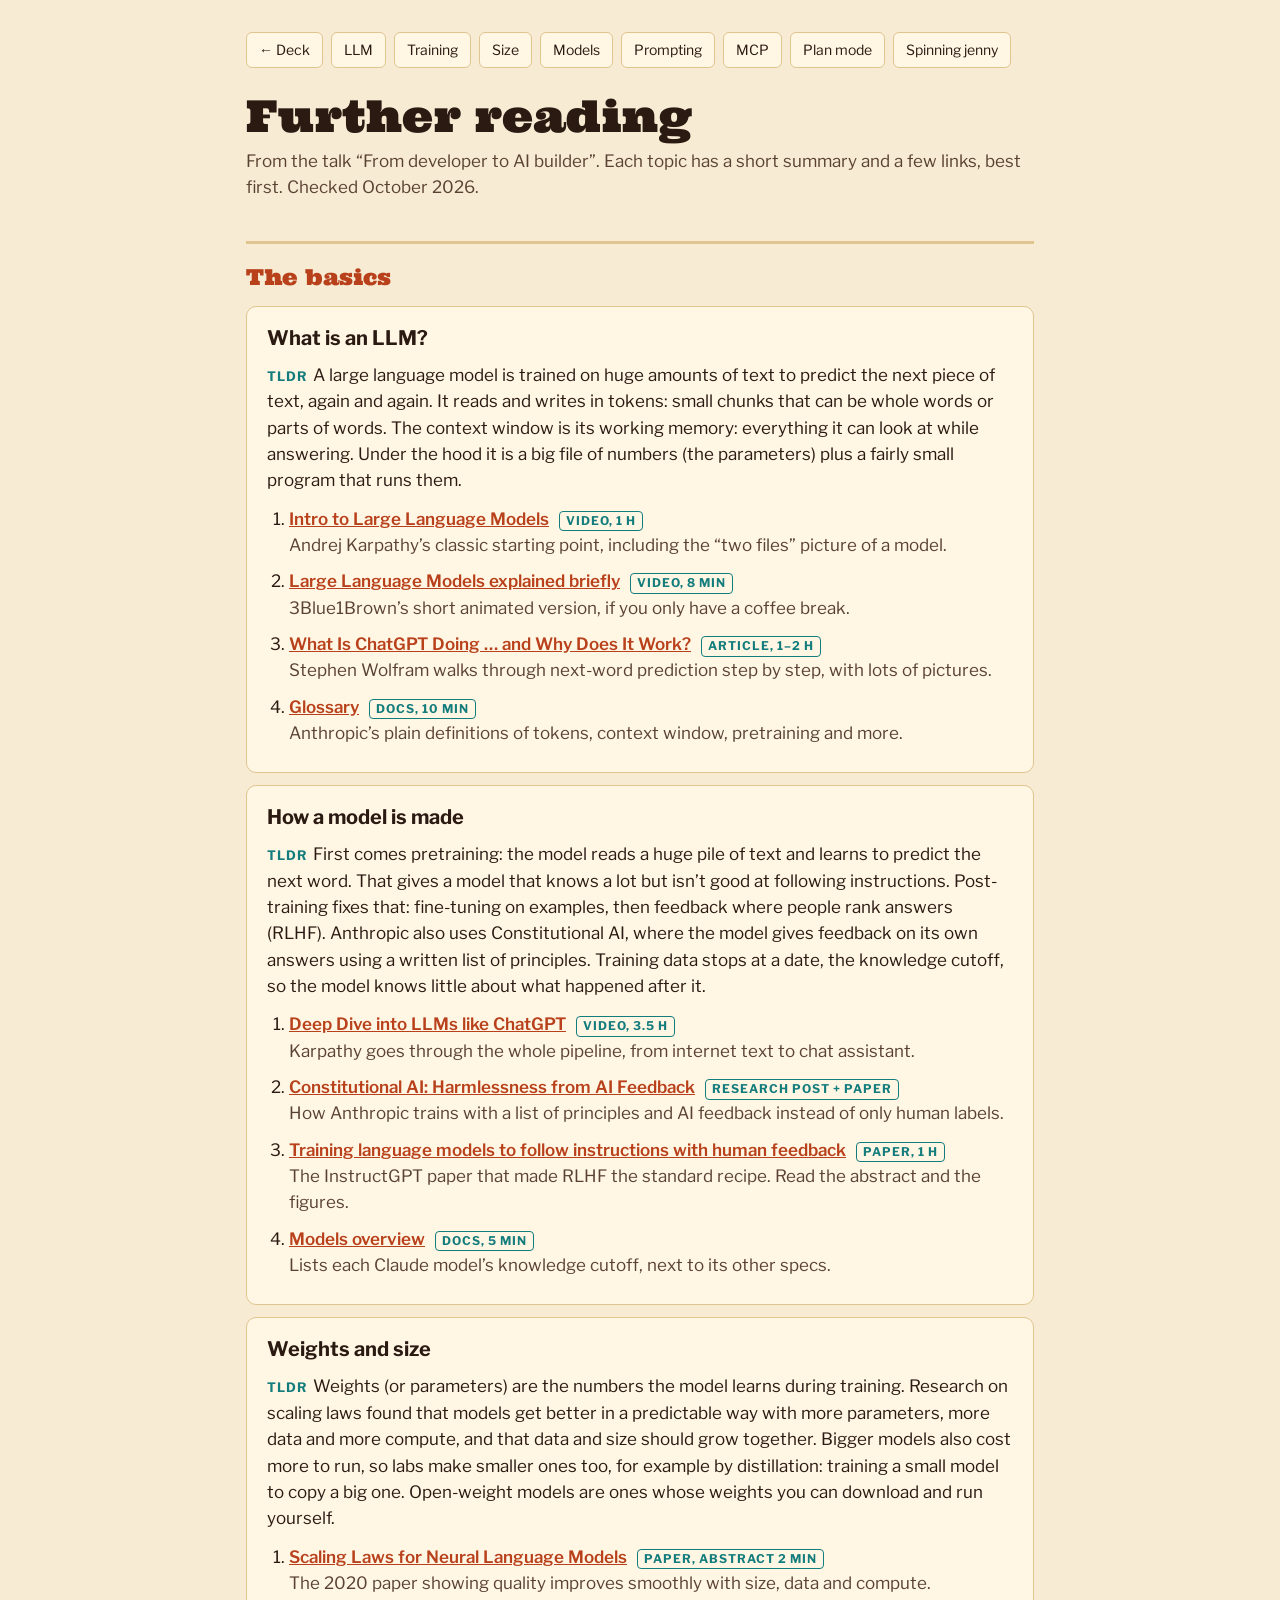
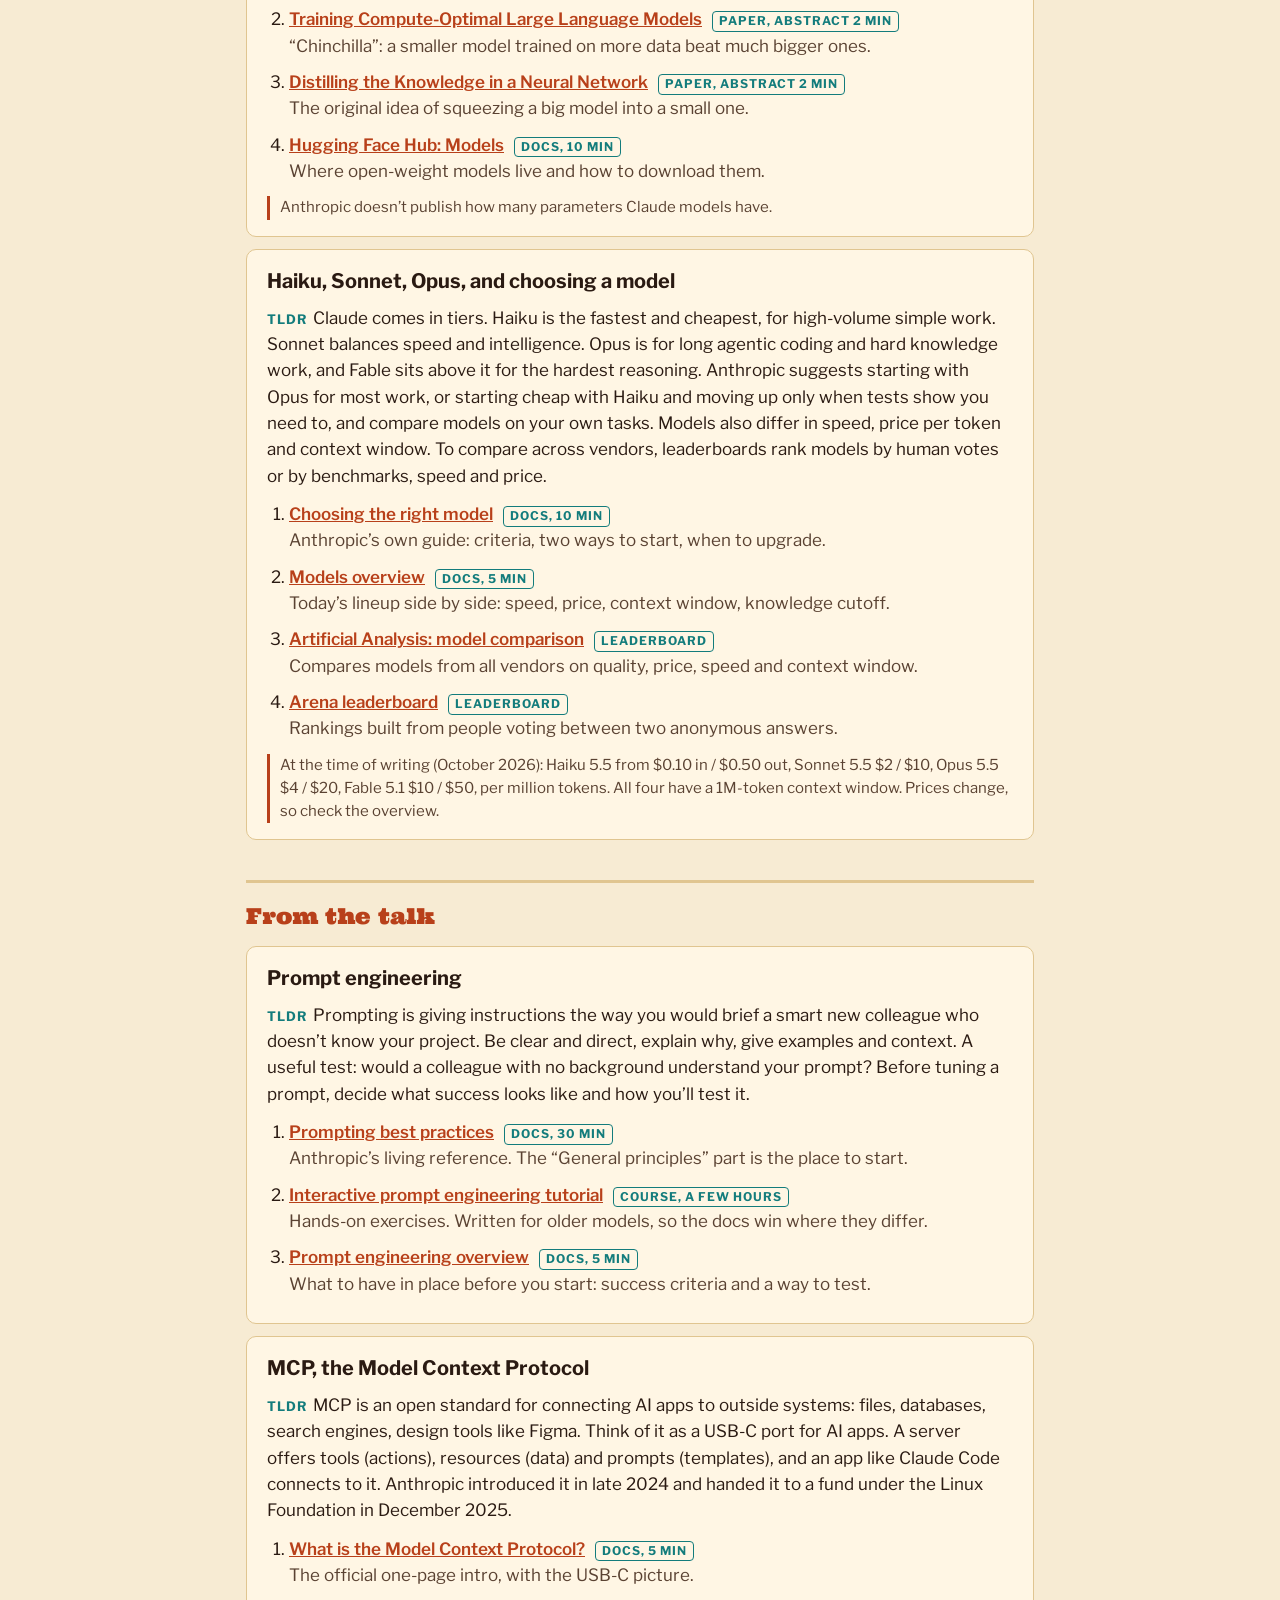
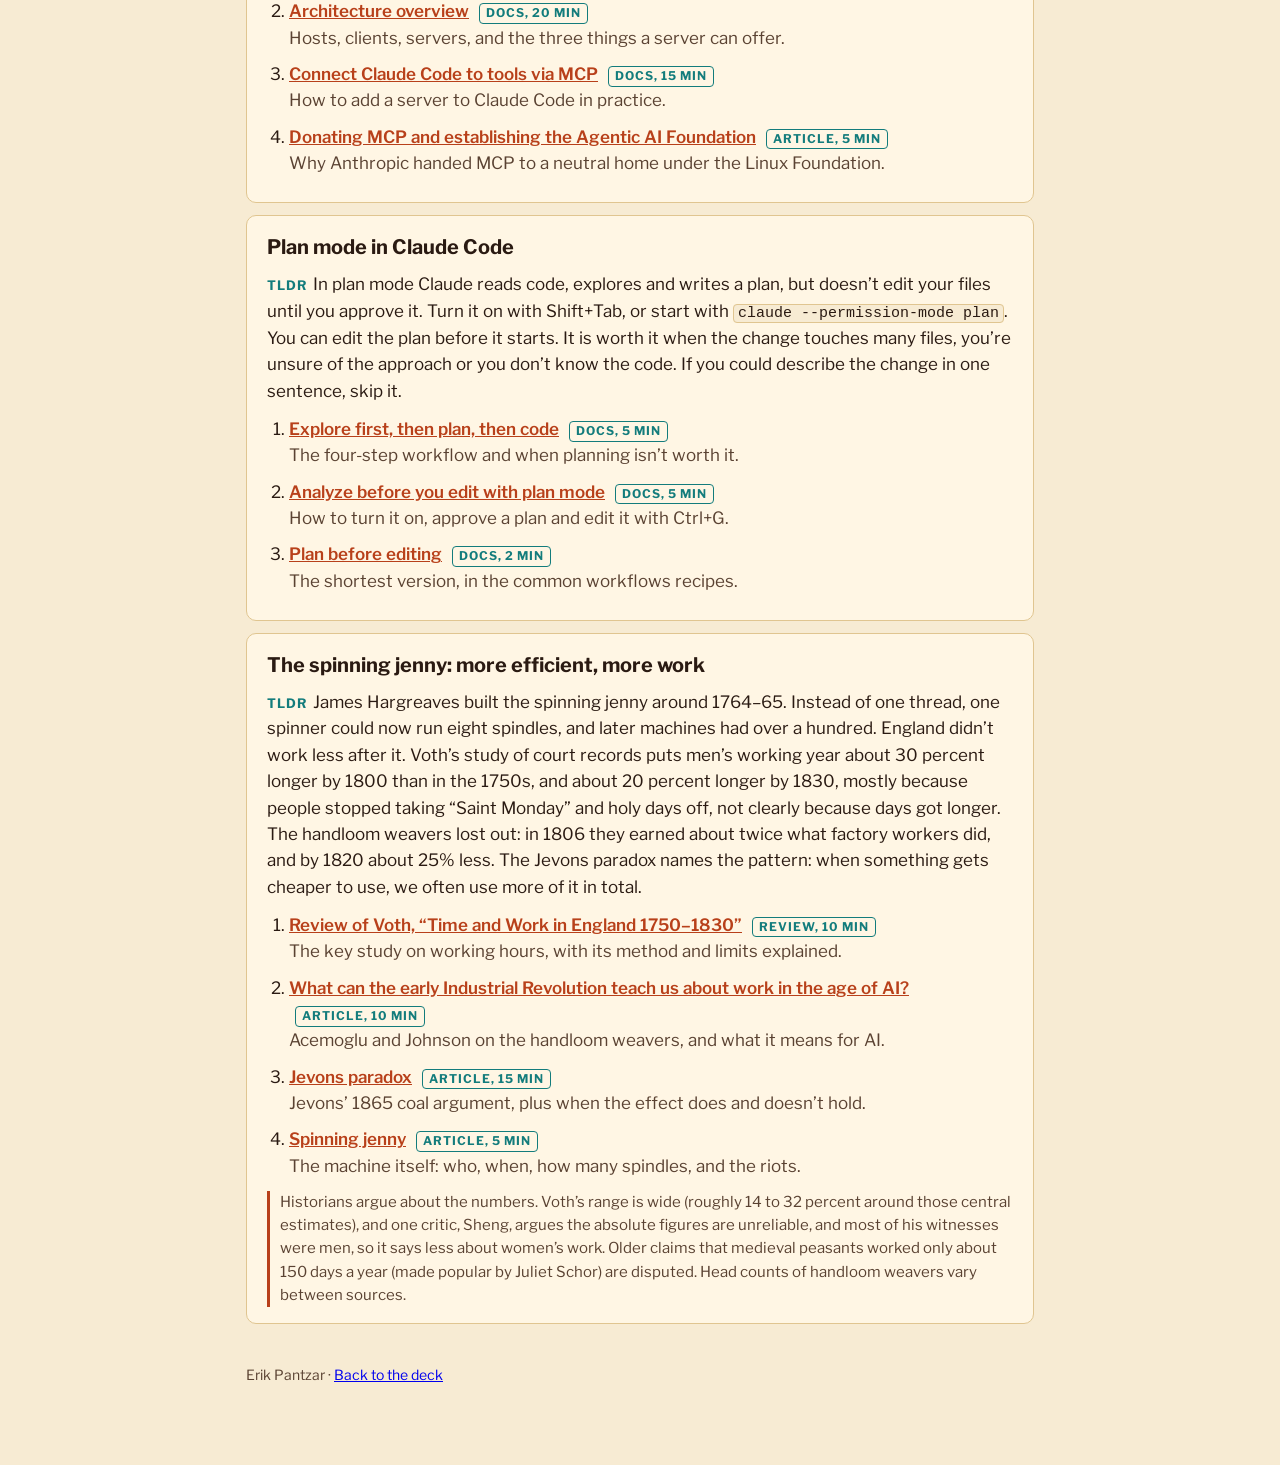
<file: work-in-progress/reading.html>
<!DOCTYPE html>
<html lang="en">
<head>
<meta charset="utf-8">
<meta name="viewport" content="width=device-width, initial-scale=1">
<meta name="robots" content="noindex, nofollow">
<title>Further reading · From developer to AI builder</title>
<link rel="preconnect" href="https://fonts.googleapis.com">
<link rel="preconnect" href="https://fonts.gstatic.com" crossorigin>
<link rel="stylesheet" href="https://fonts.googleapis.com/css2?family=Ultra&display=swap"><link rel="stylesheet" href="https://fonts.googleapis.com/css2?family=Libre+Franklin:wght@400;600;700&display=swap">
<style>
  :root{--ink:#2A1A12;--soft:#5A4232;--paper:#F7EBD3;--card:#FFF6E4;--line:#E0C590;--rust:#B8401A;--teal:#137C7C}
  *{box-sizing:border-box}
  html{scroll-behavior:smooth}
  body{margin:0;background:var(--paper);color:var(--ink);font-family:'Libre Franklin',Arial,sans-serif;font-size:17px;line-height:1.55;overflow-wrap:break-word}
  main{max-width:820px;margin:0 auto;padding:32px 16px 80px}
  nav{display:flex;gap:8px;flex-wrap:wrap;margin-bottom:24px;font-size:14px}
  nav a{color:var(--ink);border:1px solid var(--line);background:var(--card);border-radius:6px;padding:6px 12px;text-decoration:none}
  h1{font-family:'Ultra',Georgia,serif;font-weight:400;font-size:clamp(30px,6vw,44px);line-height:1.1;margin:0 0 8px}
  .lead{color:var(--soft);margin:0 0 24px}
  h2{font-family:'Ultra',Georgia,serif;font-weight:400;font-size:22px;color:var(--rust);margin:40px 0 12px;padding-top:16px;border-top:3px solid var(--line)}
  section{background:var(--card);border:1px solid var(--line);border-radius:10px;padding:16px 20px;margin:12px 0;scroll-margin-top:16px}
  section h3{margin:0 0 8px;font-size:20px}
  .tldr{margin:0 0 12px}
  .tldr b{color:var(--teal);font-size:13px;letter-spacing:1px;text-transform:uppercase;margin-right:6px}
  ol{margin:0;padding-left:22px}
  li{margin:10px 0}
  li a{color:var(--rust);font-weight:600}
  .why{display:block;color:var(--soft)}
  .meta{display:inline-block;font-size:12px;font-weight:700;letter-spacing:1px;text-transform:uppercase;color:var(--teal);border:1px solid var(--teal);border-radius:4px;padding:0 6px;margin-left:6px;white-space:nowrap}
  code{font-family:ui-monospace,Menlo,Consolas,monospace;font-size:15px;background:var(--paper);border:1px solid var(--line);border-radius:4px;padding:0 4px}
  .note{font-size:15px;color:var(--soft);border-left:3px solid var(--rust);padding-left:10px;margin:12px 0 0}
  footer{margin-top:40px;font-size:14px;color:var(--soft)}
  @media print{nav{display:none}body{background:#fff;font-size:12pt}section{border-color:#ccc;break-inside:avoid}}
</style>
</head>
<body>
<main>
<nav><a href="pres.html">← Deck</a><a href="#llm">LLM</a><a href="#training">Training</a><a href="#size">Size</a><a href="#models">Models</a><a href="#prompting">Prompting</a><a href="#mcp">MCP</a><a href="#plan-mode">Plan mode</a><a href="#spinning-jenny">Spinning jenny</a></nav>
<h1>Further reading</h1>
<p class="lead">From the talk “From developer to AI builder”. Each topic has a short summary and a few links, best first. Checked October 2026.</p>

<h2>The basics</h2>

<section id="llm">
<h3>What is an LLM?</h3>
<p class="tldr"><b>TLDR</b>A large language model is trained on huge amounts of text to predict the next piece of text, again and again. It reads and writes in tokens: small chunks that can be whole words or parts of words. The context window is its working memory: everything it can look at while answering. Under the hood it is a big file of numbers (the parameters) plus a fairly small program that runs them.</p>
<ol>
<li><a href="https://www.youtube.com/watch?v=zjkBMFhNj_g">Intro to Large Language Models</a> <span class="meta">video, 1 h</span><span class="why">Andrej Karpathy’s classic starting point, including the “two files” picture of a model.</span></li>
<li><a href="https://www.youtube.com/watch?v=LPZh9BOjkQs">Large Language Models explained briefly</a> <span class="meta">video, 8 min</span><span class="why">3Blue1Brown’s short animated version, if you only have a coffee break.</span></li>
<li><a href="https://writings.stephenwolfram.com/2023/02/what-is-chatgpt-doing-and-why-does-it-work/">What Is ChatGPT Doing … and Why Does It Work?</a> <span class="meta">article, 1–2 h</span><span class="why">Stephen Wolfram walks through next-word prediction step by step, with lots of pictures.</span></li>
<li><a href="https://platform.claude.com/docs/en/about-claude/glossary">Glossary</a> <span class="meta">docs, 10 min</span><span class="why">Anthropic’s plain definitions of tokens, context window, pretraining and more.</span></li>
</ol>
</section>

<section id="training">
<h3>How a model is made</h3>
<p class="tldr"><b>TLDR</b>First comes pretraining: the model reads a huge pile of text and learns to predict the next word. That gives a model that knows a lot but isn’t good at following instructions. Post-training fixes that: fine-tuning on examples, then feedback where people rank answers (RLHF). Anthropic also uses Constitutional AI, where the model gives feedback on its own answers using a written list of principles. Training data stops at a date, the knowledge cutoff, so the model knows little about what happened after it.</p>
<ol>
<li><a href="https://www.youtube.com/watch?v=7xTGNNLPyMI">Deep Dive into LLMs like ChatGPT</a> <span class="meta">video, 3.5 h</span><span class="why">Karpathy goes through the whole pipeline, from internet text to chat assistant.</span></li>
<li><a href="https://www.anthropic.com/research/constitutional-ai-harmlessness-from-ai-feedback">Constitutional AI: Harmlessness from AI Feedback</a> <span class="meta">research post + paper</span><span class="why">How Anthropic trains with a list of principles and AI feedback instead of only human labels.</span></li>
<li><a href="https://arxiv.org/abs/2203.02155">Training language models to follow instructions with human feedback</a> <span class="meta">paper, 1 h</span><span class="why">The InstructGPT paper that made RLHF the standard recipe. Read the abstract and the figures.</span></li>
<li><a href="https://platform.claude.com/docs/en/about-claude/models/overview">Models overview</a> <span class="meta">docs, 5 min</span><span class="why">Lists each Claude model’s knowledge cutoff, next to its other specs.</span></li>
</ol>
</section>

<section id="size">
<h3>Weights and size</h3>
<p class="tldr"><b>TLDR</b>Weights (or parameters) are the numbers the model learns during training. Research on scaling laws found that models get better in a predictable way with more parameters, more data and more compute, and that data and size should grow together. Bigger models also cost more to run, so labs make smaller ones too, for example by distillation: training a small model to copy a big one. Open-weight models are ones whose weights you can download and run yourself.</p>
<ol>
<li><a href="https://arxiv.org/abs/2001.08361">Scaling Laws for Neural Language Models</a> <span class="meta">paper, abstract 2 min</span><span class="why">The 2020 paper showing quality improves smoothly with size, data and compute.</span></li>
<li><a href="https://arxiv.org/abs/2203.15556">Training Compute-Optimal Large Language Models</a> <span class="meta">paper, abstract 2 min</span><span class="why">“Chinchilla”: a smaller model trained on more data beat much bigger ones.</span></li>
<li><a href="https://arxiv.org/abs/1503.02531">Distilling the Knowledge in a Neural Network</a> <span class="meta">paper, abstract 2 min</span><span class="why">The original idea of squeezing a big model into a small one.</span></li>
<li><a href="https://huggingface.co/docs/hub/models">Hugging Face Hub: Models</a> <span class="meta">docs, 10 min</span><span class="why">Where open-weight models live and how to download them.</span></li>
</ol>
<p class="note">Anthropic doesn’t publish how many parameters Claude models have.</p>
</section>

<section id="models">
<h3>Haiku, Sonnet, Opus, and choosing a model</h3>
<p class="tldr"><b>TLDR</b>Claude comes in tiers. Haiku is the fastest and cheapest, for high-volume simple work. Sonnet balances speed and intelligence. Opus is for long agentic coding and hard knowledge work, and Fable sits above it for the hardest reasoning. Anthropic suggests starting with Opus for most work, or starting cheap with Haiku and moving up only when tests show you need to, and compare models on your own tasks. Models also differ in speed, price per token and context window. To compare across vendors, leaderboards rank models by human votes or by benchmarks, speed and price.</p>
<ol>
<li><a href="https://platform.claude.com/docs/en/about-claude/models/choosing-a-model">Choosing the right model</a> <span class="meta">docs, 10 min</span><span class="why">Anthropic’s own guide: criteria, two ways to start, when to upgrade.</span></li>
<li><a href="https://platform.claude.com/docs/en/about-claude/models/overview">Models overview</a> <span class="meta">docs, 5 min</span><span class="why">Today’s lineup side by side: speed, price, context window, knowledge cutoff.</span></li>
<li><a href="https://artificialanalysis.ai/models">Artificial Analysis: model comparison</a> <span class="meta">leaderboard</span><span class="why">Compares models from all vendors on quality, price, speed and context window.</span></li>
<li><a href="https://arena.ai/leaderboard">Arena leaderboard</a> <span class="meta">leaderboard</span><span class="why">Rankings built from people voting between two anonymous answers.</span></li>
</ol>
<p class="note">At the time of writing (October 2026): Haiku 5.5 from $0.10 in / $0.50 out, Sonnet 5.5 $2 / $10, Opus 5.5 $4 / $20, Fable 5.1 $10 / $50, per million tokens. All four have a 1M-token context window. Prices change, so check the overview.</p>
</section>

<h2>From the talk</h2>

<section id="prompting">
<h3>Prompt engineering</h3>
<p class="tldr"><b>TLDR</b>Prompting is giving instructions the way you would brief a smart new colleague who doesn’t know your project. Be clear and direct, explain why, give examples and context. A useful test: would a colleague with no background understand your prompt? Before tuning a prompt, decide what success looks like and how you’ll test it.</p>
<ol>
<li><a href="https://platform.claude.com/docs/en/build-with-claude/prompt-engineering/claude-prompting-best-practices">Prompting best practices</a> <span class="meta">docs, 30 min</span><span class="why">Anthropic’s living reference. The “General principles” part is the place to start.</span></li>
<li><a href="https://github.com/anthropics/prompt-eng-interactive-tutorial">Interactive prompt engineering tutorial</a> <span class="meta">course, a few hours</span><span class="why">Hands-on exercises. Written for older models, so the docs win where they differ.</span></li>
<li><a href="https://platform.claude.com/docs/en/build-with-claude/prompt-engineering/overview">Prompt engineering overview</a> <span class="meta">docs, 5 min</span><span class="why">What to have in place before you start: success criteria and a way to test.</span></li>
</ol>
</section>

<section id="mcp">
<h3>MCP, the Model Context Protocol</h3>
<p class="tldr"><b>TLDR</b>MCP is an open standard for connecting AI apps to outside systems: files, databases, search engines, design tools like Figma. Think of it as a USB-C port for AI apps. A server offers tools (actions), resources (data) and prompts (templates), and an app like Claude Code connects to it. Anthropic introduced it in late 2024 and handed it to a fund under the Linux Foundation in December 2025.</p>
<ol>
<li><a href="https://modelcontextprotocol.io/docs/getting-started/intro">What is the Model Context Protocol?</a> <span class="meta">docs, 5 min</span><span class="why">The official one-page intro, with the USB-C picture.</span></li>
<li><a href="https://modelcontextprotocol.io/docs/learn/architecture">Architecture overview</a> <span class="meta">docs, 20 min</span><span class="why">Hosts, clients, servers, and the three things a server can offer.</span></li>
<li><a href="https://code.claude.com/docs/en/mcp">Connect Claude Code to tools via MCP</a> <span class="meta">docs, 15 min</span><span class="why">How to add a server to Claude Code in practice.</span></li>
<li><a href="https://www.anthropic.com/news/donating-the-model-context-protocol-and-establishing-of-the-agentic-ai-foundation">Donating MCP and establishing the Agentic AI Foundation</a> <span class="meta">article, 5 min</span><span class="why">Why Anthropic handed MCP to a neutral home under the Linux Foundation.</span></li>
</ol>
</section>

<section id="plan-mode">
<h3>Plan mode in Claude Code</h3>
<p class="tldr"><b>TLDR</b>In plan mode Claude reads code, explores and writes a plan, but doesn’t edit your files until you approve it. Turn it on with Shift+Tab, or start with <code>claude --permission-mode plan</code>. You can edit the plan before it starts. It is worth it when the change touches many files, you’re unsure of the approach or you don’t know the code. If you could describe the change in one sentence, skip it.</p>
<ol>
<li><a href="https://code.claude.com/docs/en/best-practices#explore-first-then-plan-then-code">Explore first, then plan, then code</a> <span class="meta">docs, 5 min</span><span class="why">The four-step workflow and when planning isn’t worth it.</span></li>
<li><a href="https://code.claude.com/docs/en/permission-modes#analyze-before-you-edit-with-plan-mode">Analyze before you edit with plan mode</a> <span class="meta">docs, 5 min</span><span class="why">How to turn it on, approve a plan and edit it with Ctrl+G.</span></li>
<li><a href="https://code.claude.com/docs/en/common-workflows#plan-before-editing">Plan before editing</a> <span class="meta">docs, 2 min</span><span class="why">The shortest version, in the common workflows recipes.</span></li>
</ol>
</section>

<section id="spinning-jenny">
<h3>The spinning jenny: more efficient, more work</h3>
<p class="tldr"><b>TLDR</b>James Hargreaves built the spinning jenny around 1764–65. Instead of one thread, one spinner could now run eight spindles, and later machines had over a hundred. England didn’t work less after it. Voth’s study of court records puts men’s working year about 30 percent longer by 1800 than in the 1750s, and about 20 percent longer by 1830, mostly because people stopped taking “Saint Monday” and holy days off, not clearly because days got longer. The handloom weavers lost out: in 1806 they earned about twice what factory workers did, and by 1820 about 25% less. The Jevons paradox names the pattern: when something gets cheaper to use, we often use more of it in total.</p>
<ol>
<li><a href="https://eh.net/book_reviews/time-and-work-in-england-1750-1830/">Review of Voth, “Time and Work in England 1750–1830”</a> <span class="meta">review, 10 min</span><span class="why">The key study on working hours, with its method and limits explained.</span></li>
<li><a href="https://shapingwork.mit.edu/research/research-insight-what-can-the-early-industrial-revolution-teach-us-about-technology-and-work-in-the-age-of-ai/">What can the early Industrial Revolution teach us about work in the age of AI?</a> <span class="meta">article, 10 min</span><span class="why">Acemoglu and Johnson on the handloom weavers, and what it means for AI.</span></li>
<li><a href="https://en.wikipedia.org/wiki/Jevons_paradox">Jevons paradox</a> <span class="meta">article, 15 min</span><span class="why">Jevons’ 1865 coal argument, plus when the effect does and doesn’t hold.</span></li>
<li><a href="https://en.wikipedia.org/wiki/Spinning_jenny">Spinning jenny</a> <span class="meta">article, 5 min</span><span class="why">The machine itself: who, when, how many spindles, and the riots.</span></li>
</ol>
<p class="note">Historians argue about the numbers. Voth’s range is wide (roughly 14 to 32 percent around those central estimates), and one critic, Sheng, argues the absolute figures are unreliable, and most of his witnesses were men, so it says less about women’s work. Older claims that medieval peasants worked only about 150 days a year (made popular by Juliet Schor) are disputed. Head counts of handloom weavers vary between sources.</p>
</section>

<footer>Erik Pantzar · <a href="pres.html">Back to the deck</a></footer>
</main>
</body>
</html>
</file>
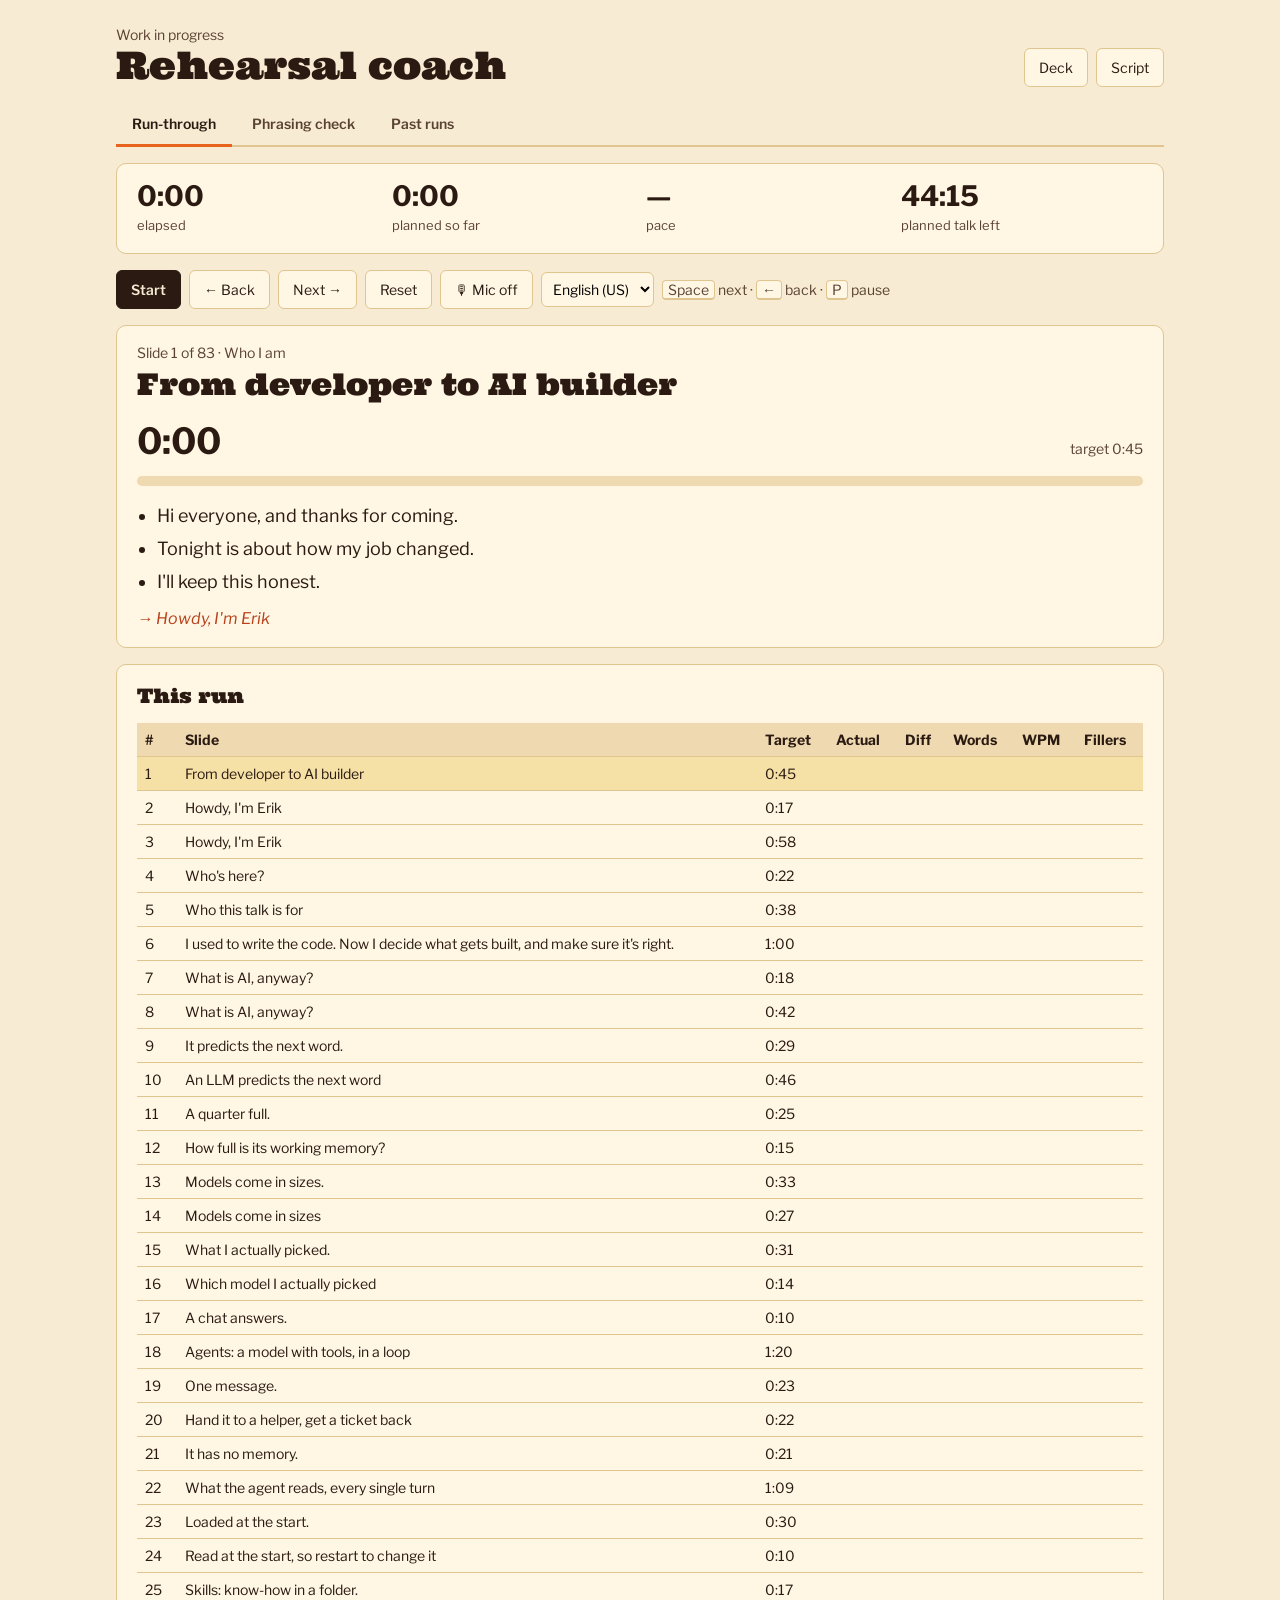
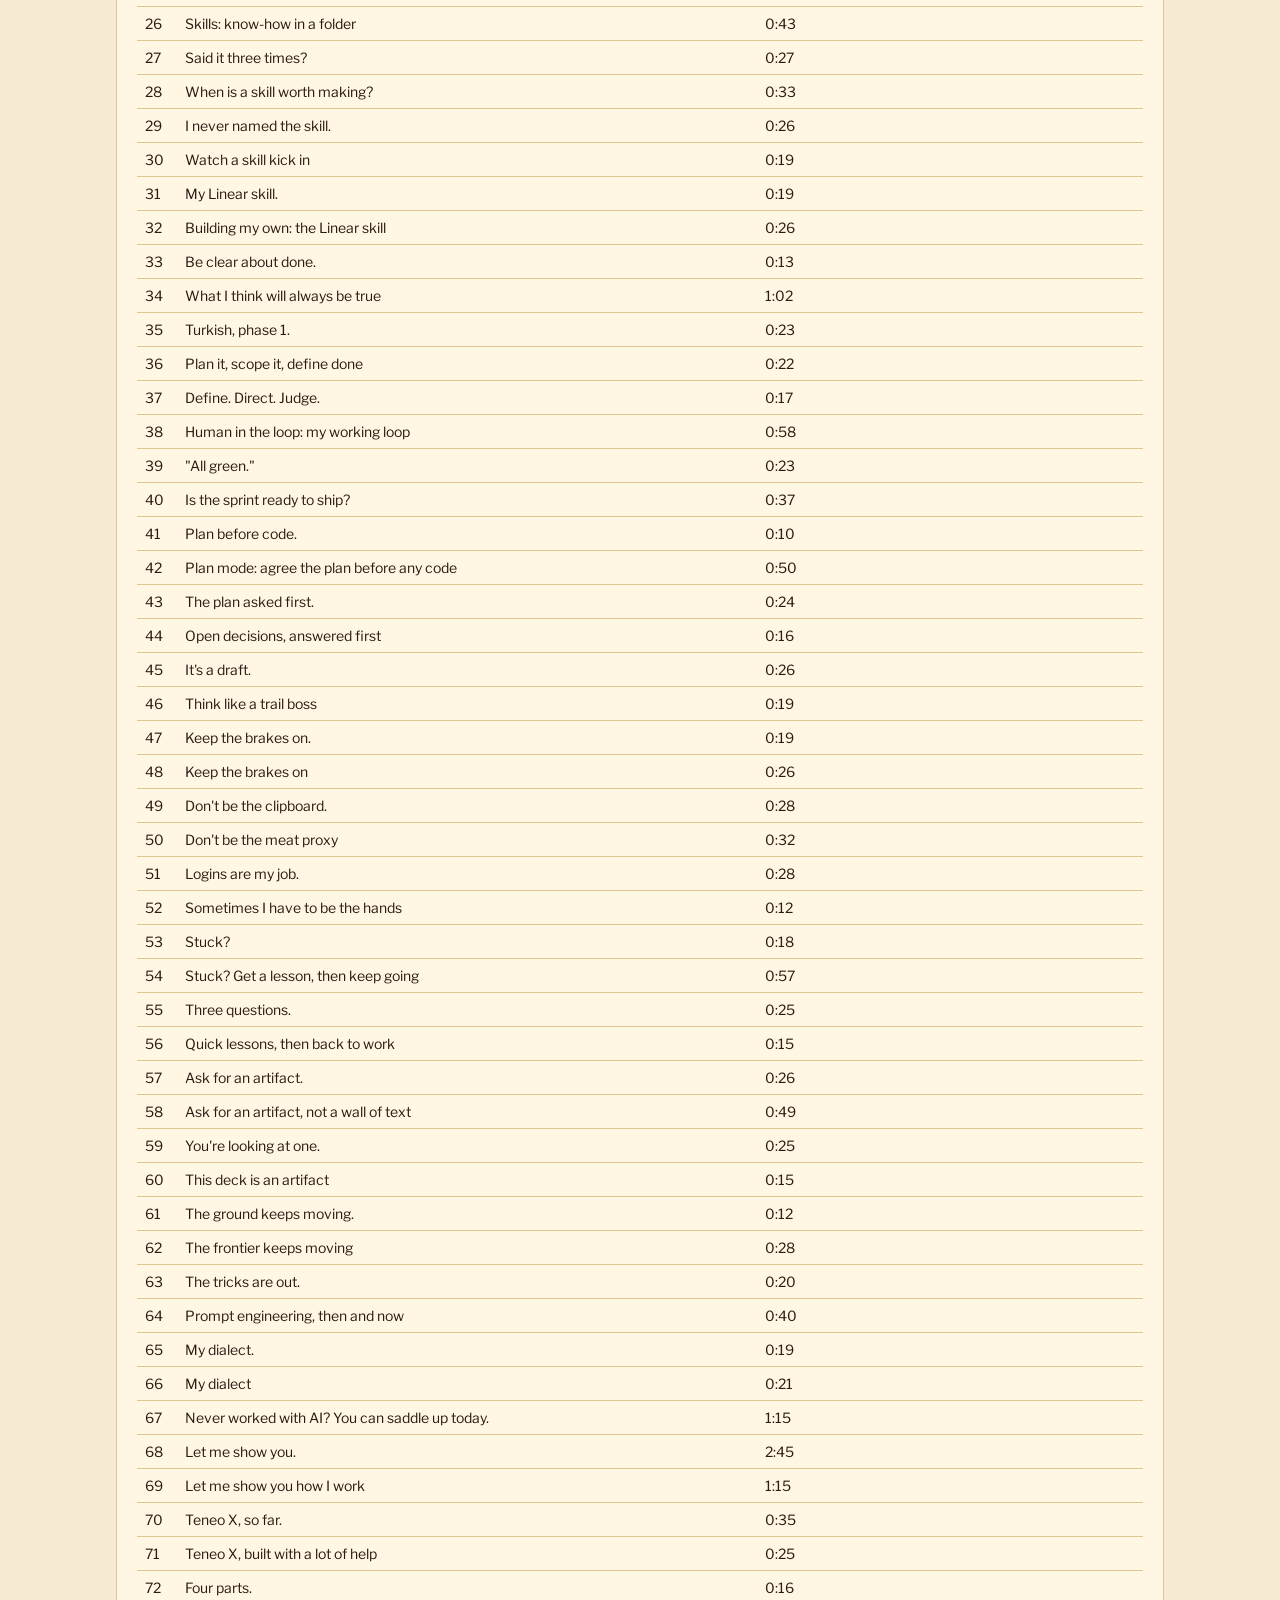
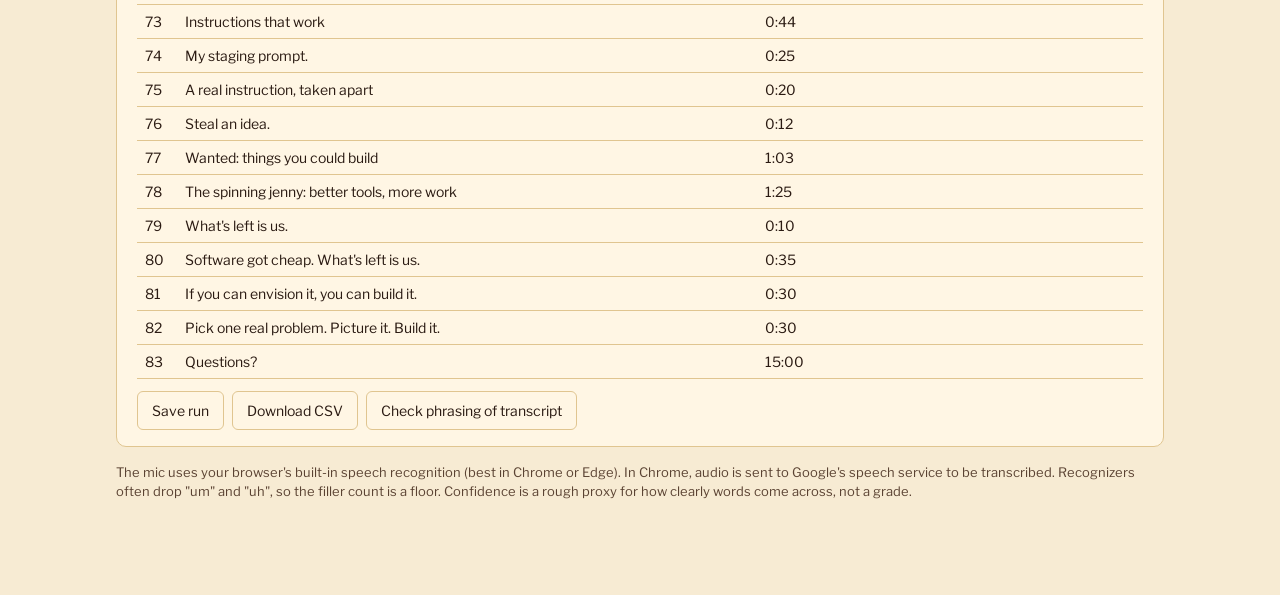
<file: work-in-progress/rehearse.html>
<!DOCTYPE html>
<html lang="en">
<head>
<meta charset="utf-8">
<meta name="viewport" content="width=device-width, initial-scale=1">
<meta name="robots" content="noindex, nofollow">
<title>From developer to AI builder · rehearsal coach</title>
<link rel="preconnect" href="https://fonts.googleapis.com">
<link rel="preconnect" href="https://fonts.gstatic.com" crossorigin>
<link rel="stylesheet" href="https://fonts.googleapis.com/css2?family=Ultra&display=swap"><link rel="stylesheet" href="https://fonts.googleapis.com/css2?family=Libre+Franklin:wght@400;600;700&display=swap">
<style>
  :root{--ink:#2A1A12;--soft:#5A4232;--paper:#F7EBD3;--sand:#EED9B0;--card:#FFF6E4;--line:#E0C590;--rust:#B8401A;--orange:#E8631C;--teal:#137C7C;--gold:#B07A10}
  *{box-sizing:border-box}
  body{margin:0;background:var(--paper);color:var(--ink);font-family:'Libre Franklin',Arial,sans-serif;font-size:16px;line-height:1.5}
  main{max-width:1080px;margin:0 auto;padding:24px 16px 80px}
  header{display:flex;justify-content:space-between;align-items:flex-end;gap:16px;flex-wrap:wrap;margin-bottom:16px}
  h1{font-family:'Ultra',Georgia,serif;font-weight:400;font-size:clamp(26px,5vw,38px);line-height:1.1;margin:0}
  h2{font-family:'Ultra',Georgia,serif;font-weight:400;font-size:20px;margin:0 0 12px}
  nav{display:flex;gap:8px;flex-wrap:wrap}
  a.btn,button{font:inherit;font-size:14px;color:var(--ink);background:var(--card);border:1px solid var(--line);border-radius:6px;padding:8px 14px;cursor:pointer;text-decoration:none}
  button.primary{background:var(--ink);color:var(--paper);border-color:var(--ink);font-weight:600}
  button.on{background:var(--teal);color:#fff;border-color:var(--teal)}
  button:disabled{opacity:.5;cursor:default}
  .tabs{display:flex;gap:4px;border-bottom:2px solid var(--line);margin:16px 0}
  .tabs button{border:none;background:none;border-radius:0;padding:10px 16px;font-weight:600;color:var(--soft);border-bottom:3px solid transparent;margin-bottom:-2px}
  .tabs button[aria-selected=true]{color:var(--ink);border-bottom-color:var(--orange)}
  .panel{display:none}.panel.on{display:block}
  .card{background:var(--card);border:1px solid var(--line);border-radius:10px;padding:16px 20px;margin-bottom:16px}
  .grid{display:grid;grid-template-columns:repeat(auto-fit,minmax(150px,1fr));gap:12px}
  .stat b{display:block;font-size:28px;font-variant-numeric:tabular-nums;line-height:1.2}
  .stat span{font-size:13px;color:var(--soft)}
  .controls{display:flex;gap:8px;flex-wrap:wrap;align-items:center}
  .controls select{font:inherit;font-size:14px;padding:7px;border:1px solid var(--line);border-radius:6px;background:var(--card)}
  .meta{color:var(--soft);font-size:14px}
  .slideTitle{font-family:'Ultra',Georgia,serif;font-size:clamp(22px,4vw,30px);line-height:1.15;margin:4px 0 12px}
  .timer{display:flex;justify-content:space-between;align-items:baseline;font-variant-numeric:tabular-nums}
  .timer b{font-size:36px}
  .bar{height:10px;background:var(--sand);border-radius:5px;overflow:hidden;margin:8px 0 16px}
  .bar i{display:block;height:100%;width:0;background:var(--teal);transition:width .3s}
  ul.bul{margin:0;padding-left:20px;font-size:18px}
  ul.bul li{margin:6px 0}
  .next{margin-top:12px;color:var(--rust);font-style:italic}
  .good{color:var(--teal)}.warn{color:var(--gold)}.bad{color:var(--rust)}
  .transcript{font-size:15px;color:var(--soft);max-height:120px;overflow:auto;white-space:pre-wrap}
  .transcript em{color:#9A8670}
  table{border-collapse:collapse;width:100%;font-size:14px;font-variant-numeric:tabular-nums}
  th,td{text-align:left;padding:6px 8px;border-bottom:1px solid var(--line)}
  th{font-weight:700;background:var(--sand)}
  .tablewrap{overflow-x:auto}
  textarea{width:100%;min-height:200px;font:inherit;font-size:16px;padding:12px;border:1px solid var(--line);border-radius:8px;background:#fffdf7;color:var(--ink)}
  .out{white-space:pre-wrap;line-height:1.7}
  mark.f{background:#F6C9B5;color:inherit}
  mark.h{background:#F5E1A6;color:inherit}
  span.long{text-decoration:underline wavy var(--rust);text-underline-offset:4px}
  .legend span{display:inline-block;margin-right:16px;font-size:13px}
  .note{font-size:13px;color:var(--soft)}
  kbd{font-family:inherit;border:1px solid var(--line);border-bottom-width:2px;border-radius:4px;padding:0 5px;background:var(--card)}
</style>
</head>
<body>
<main>
<header>
  <div><div class="meta">Work in progress</div><h1>Rehearsal coach</h1></div>
  <nav><a class="btn" href="pres.html">Deck</a><a class="btn" href="script.html">Script</a></nav>
</header>

<div class="tabs" role="tablist">
  <button role="tab" aria-selected="true" data-tab="run">Run-through</button>
  <button role="tab" aria-selected="false" data-tab="phrase">Phrasing check</button>
  <button role="tab" aria-selected="false" data-tab="history">Past runs</button>
</div>

<section class="panel on" id="run">
  <div class="card">
    <div class="grid">
      <div class="stat"><b id="tTotal">0:00</b><span>elapsed</span></div>
      <div class="stat"><b id="tPlan">0:00</b><span>planned so far</span></div>
      <div class="stat"><b id="tDrift">—</b><span>pace</span></div>
      <div class="stat"><b id="tLeft">—</b><span>planned talk left</span></div>
    </div>
  </div>
  <div class="controls" style="margin-bottom:16px">
    <button class="primary" id="startBtn">Start</button>
    <button id="backBtn">← Back</button>
    <button id="nextBtn">Next →</button>
    <button id="resetBtn">Reset</button>
    <button id="micBtn" title="Listen and measure pace, filler words and clarity">🎙 Mic off</button>
    <select id="lang" aria-label="Speech language"><option value="en-US">English (US)</option><option value="en-GB">English (UK)</option><option value="sv-SE">Svenska</option></select>
    <span class="meta"><kbd>Space</kbd> next · <kbd>←</kbd> back · <kbd>P</kbd> pause</span>
  </div>
  <div class="card">
    <div class="meta" id="sMeta"></div>
    <div class="slideTitle" id="sTitle"></div>
    <div class="timer"><b id="sTime">0:00</b><span class="meta" id="sTarget"></span></div>
    <div class="bar"><i id="sBar"></i></div>
    <ul class="bul" id="sBullets"></ul>
    <div class="next" id="sNext"></div>
  </div>
  <div class="card" id="speechCard" hidden>
    <h2>Listening</h2>
    <div class="grid">
      <div class="stat"><b id="mWpm">—</b><span>words / min (last 30 s) · aim 120–160</span></div>
      <div class="stat"><b id="mWords">0</b><span>words this slide</span></div>
      <div class="stat"><b id="mFill">0</b><span>filler words this run</span></div>
      <div class="stat"><b id="mConf">—</b><span>recognition confidence (clarity proxy)</span></div>
    </div>
    <p class="meta" id="mTop"></p>
    <div class="transcript" id="mText"></div>
  </div>
  <div class="card">
    <h2>This run</h2>
    <div class="tablewrap"><table id="results"></table></div>
    <div class="controls" style="margin-top:12px">
      <button id="saveBtn">Save run</button>
      <button id="csvBtn">Download CSV</button>
      <button id="toPhraseBtn">Check phrasing of transcript</button>
    </div>
  </div>
  <p class="note">The mic uses your browser's built-in speech recognition (best in Chrome or Edge). In Chrome, audio is sent to Google's speech service to be transcribed. Recognizers often drop "um" and "uh", so the filler count is a floor. Confidence is a rough proxy for how clearly words come across, not a grade.</p>
</section>

<section class="panel" id="phrase">
  <div class="card">
    <h2>Paste a section of your talk</h2>
    <p class="meta">Write it the way you'd say it, or use a transcript from a run-through. Checks sentence length, filler and hedge words, repeated words, and whether you use the same terms consistently.</p>
    <textarea id="pText" placeholder="I used to write the code. Now I decide what gets built, and make sure it's right..."></textarea>
    <div class="controls" style="margin-top:12px"><button class="primary" id="pBtn">Check phrasing</button><button id="pClear">Clear</button></div>
  </div>
  <div id="pResult"></div>
</section>

<section class="panel" id="history">
  <div class="card">
    <h2>Past runs</h2>
    <p class="meta">Saved in this browser only.</p>
    <div class="tablewrap"><table id="hist"></table></div>
    <div class="controls" style="margin-top:12px"><button id="histClear">Clear history</button></div>
  </div>
</section>
</main>

<script>
const DATA = [{"id": "cover", "title": "From developer to AI builder", "target": 45, "endsAt": 45, "chapter": "Who I am", "bullets": ["Hi everyone, and thanks for coming.", "Tonight is about how my job changed.", "I'll keep this honest."], "next": "Howdy, I'm Erik", "optional": false}, {"id": "about-me-big", "title": "Howdy, I'm Erik", "target": 17, "endsAt": 62, "chapter": "", "bullets": ["So who am I?"], "next": "Howdy, I'm Erik", "optional": false}, {"id": "about-me", "title": "Howdy, I'm Erik", "target": 58, "endsAt": 120, "chapter": "", "bullets": ["And the questions I care about have stayed the same the whole way.", "Today I'm a consultant at Sigma Technology, placed at Teneo.", "Here's the funny part."], "next": "Who's here?", "optional": false}, {"id": "audience-big", "title": "Who's here?", "target": 22, "endsAt": 142, "chapter": "", "bullets": ["Before we ride, a quick check."], "next": "Who this talk is for", "optional": false}, {"id": "audience", "title": "Who this talk is for", "target": 38, "endsAt": 180, "chapter": "", "bullets": ["Good.", "To the newcomers: you haven't."], "next": "I used to write the code. Now I decide what gets built, and make sure it's right.", "optional": false}, {"id": "premise", "title": "I used to write the code. Now I decide what gets built, and make sure it's right.", "target": 60, "endsAt": 240, "chapter": "", "bullets": ["I used to write the code.", "That's the whole shift.", "Today the typing is mostly done by AI.", "So the work didn't go away."], "next": "What is AI, anyway?", "optional": false}, {"id": "what-is-ai-big", "title": "What is AI, anyway?", "target": 18, "endsAt": 258, "chapter": "Under the hood", "bullets": ["So, what is AI?"], "next": "What is AI, anyway?", "optional": false}, {"id": "what-is-ai", "title": "What is AI, anyway?", "target": 42, "endsAt": 300, "chapter": "", "bullets": ["Inside that is machine learning.", "And inside that, the thing everyone means when they say AI today."], "next": "It predicts the next word.", "optional": false}, {"id": "llm-big", "title": "It predicts the next word.", "target": 29, "endsAt": 329, "chapter": "", "bullets": ["A large language model does one thing."], "next": "An LLM predicts the next word", "optional": false}, {"id": "llm", "title": "An LLM predicts the next word", "target": 46, "endsAt": 375, "chapter": "", "bullets": ["Three words worth knowing.", "How is it made?"], "next": "A quarter full.", "optional": false}, {"id": "ex-llm-big", "title": "A quarter full.", "target": 25, "endsAt": 400, "chapter": "", "bullets": ["Here's what that looks like for real."], "next": "How full is its working memory?", "optional": false}, {"id": "ex-llm", "title": "How full is its working memory?", "target": 15, "endsAt": 415, "chapter": "", "bullets": ["And here's the part people miss."], "next": "Models come in sizes.", "optional": false}, {"id": "models-big", "title": "Models come in sizes.", "target": 33, "endsAt": 448, "chapter": "", "bullets": ["There isn't one AI."], "next": "Models come in sizes", "optional": false}, {"id": "models", "title": "Models come in sizes", "target": 27, "endsAt": 475, "chapter": "", "bullets": ["Bigger is smarter, but slower and pricier.", "And every model has its own temperament."], "next": "What I actually picked.", "optional": false}, {"id": "ex-models-big", "title": "What I actually picked.", "target": 31, "endsAt": 506, "chapter": "", "bullets": ["And this is how I actually pick, at work on Teneo X."], "next": "Which model I actually picked", "optional": false}, {"id": "ex-models", "title": "Which model I actually picked", "target": 14, "endsAt": 520, "chapter": "", "bullets": ["The big one, our Turkish localization, went to the top model overnight."], "next": "A chat answers.", "optional": false}, {"id": "agents-big", "title": "A chat answers.", "target": 10, "endsAt": 530, "chapter": "", "bullets": ["A chat answers you."], "next": "Agents: a model with tools, in a loop", "optional": false}, {"id": "agents", "title": "Agents: a model with tools, in a loop", "target": 80, "endsAt": 610, "chapter": "", "bullets": ["It gets a goal.", "The tools are what make it useful.", "What changed for me recently: agents managing agents.", "For the power users: one night my agents closed all sixteen issues on a list and called it done."], "next": "One message.", "optional": false}, {"id": "ex-agents-big", "title": "One message.", "target": 23, "endsAt": 633, "chapter": "", "bullets": ["Here's one from Teneo X."], "next": "Hand it to a helper, get a ticket back", "optional": false}, {"id": "ex-agents", "title": "Hand it to a helper, get a ticket back", "target": 22, "endsAt": 655, "chapter": "", "bullets": ["Back it came."], "next": "It has no memory.", "optional": false}, {"id": "context-big", "title": "It has no memory.", "target": 21, "endsAt": 676, "chapter": "", "bullets": ["So how do you keep an agent in check?"], "next": "What the agent reads, every single turn", "optional": false}, {"id": "context", "title": "What the agent reads, every single turn", "target": 69, "endsAt": 745, "chapter": "", "bullets": ["First the system prompt: the tool's own rules, and the tools it may use.", "That's why a rule in CLAUDE.md works.", "It's also why long sessions get slow and get summarised."], "next": "Loaded at the start.", "optional": false}, {"id": "ex-context-big", "title": "Loaded at the start.", "target": 30, "endsAt": 775, "chapter": "", "bullets": ["I learned this one the hard way."], "next": "Read at the start, so restart to change it", "optional": false}, {"id": "ex-context", "title": "Read at the start, so restart to change it", "target": 10, "endsAt": 785, "chapter": "", "bullets": ["Same goes for your rules file."], "next": "Skills: know-how in a folder.", "optional": false}, {"id": "skills-big", "title": "Skills: know-how in a folder.", "target": 17, "endsAt": 802, "chapter": "", "bullets": ["If agents are the workers, skills are their know-how."], "next": "Skills: know-how in a folder", "optional": false}, {"id": "skills", "title": "Skills: know-how in a folder", "target": 43, "endsAt": 845, "chapter": "", "bullets": ["This is a real one from my machine.", "And that's the clever bit."], "next": "Said it three times?", "optional": false}, {"id": "skills-when-big", "title": "Said it three times?", "target": 27, "endsAt": 872, "chapter": "", "bullets": ["So when is a skill worth making?"], "next": "When is a skill worth making?", "optional": false}, {"id": "skills-when", "title": "When is a skill worth making?", "target": 33, "endsAt": 905, "chapter": "", "bullets": ["And when it's something else.", "Two ways a skill runs."], "next": "I never named the skill.", "optional": false}, {"id": "ex-skills-run-big", "title": "I never named the skill.", "target": 26, "endsAt": 931, "chapter": "", "bullets": ["Here's one from making this very deck."], "next": "Watch a skill kick in", "optional": false}, {"id": "ex-skills-run", "title": "Watch a skill kick in", "target": 19, "endsAt": 950, "chapter": "", "bullets": ["Then I said: show me the deck."], "next": "My Linear skill.", "optional": false}, {"id": "ex-skills-big", "title": "My Linear skill.", "target": 19, "endsAt": 969, "chapter": "", "bullets": ["And building your own."], "next": "Building my own: the Linear skill", "optional": false}, {"id": "ex-skills", "title": "Building my own: the Linear skill", "target": 26, "endsAt": 995, "chapter": "", "bullets": ["How did I know it was time?"], "next": "Be clear about done.", "optional": false}, {"id": "forever-big", "title": "Be clear about done.", "target": 13, "endsAt": 1008, "chapter": "Human in the loop", "bullets": ["If you only remember one slide, make it this one."], "next": "What I think will always be true", "optional": false}, {"id": "forever", "title": "What I think will always be true", "target": 62, "endsAt": 1070, "chapter": "", "bullets": ["One way in: explore together.", "The other: define a real goal.", "And if you're not sure yet, explore some more."], "next": "Turkish, phase 1.", "optional": false}, {"id": "ex-forever-big", "title": "Turkish, phase 1.", "target": 23, "endsAt": 1093, "chapter": "", "bullets": ["Teneo X needed Turkish."], "next": "Plan it, scope it, define done", "optional": false}, {"id": "ex-forever", "title": "Plan it, scope it, define done", "target": 22, "endsAt": 1115, "chapter": "", "bullets": ["Then we scoped it."], "next": "Define. Direct. Judge.", "optional": false}, {"id": "loop-big", "title": "Define. Direct. Judge.", "target": 17, "endsAt": 1132, "chapter": "", "bullets": ["So where's the human in all this?"], "next": "Human in the loop: my working loop", "optional": false}, {"id": "loop", "title": "Human in the loop: my working loop", "target": 58, "endsAt": 1190, "chapter": "", "bullets": ["Define.", "Direct.", "Judge.", "I own both ends of the loop."], "next": "\"All green.\"", "optional": false}, {"id": "ex-loop-big", "title": "\"All green.\"", "target": 23, "endsAt": 1213, "chapter": "", "bullets": ["Here's the loop on a real Teneo X day."], "next": "Is the sprint ready to ship?", "optional": false}, {"id": "ex-loop", "title": "Is the sprint ready to ship?", "target": 37, "endsAt": 1250, "chapter": "", "bullets": ["So it sends out two helper agents.", "Twenty past four, the answer: not solid yet."], "next": "Plan before code.", "optional": false}, {"id": "plan-mode-big", "title": "Plan before code.", "target": 10, "endsAt": 1260, "chapter": "", "bullets": ["Here's a tool that makes define and direct concrete."], "next": "Plan mode: agree the plan before any code", "optional": false}, {"id": "plan-mode", "title": "Plan mode: agree the plan before any code", "target": 50, "endsAt": 1310, "chapter": "", "bullets": ["In plan mode the AI reads the code, looks around and writes a plan.", "So I see the route before we ride out.", "Is it always worth it?"], "next": "The plan asked first.", "optional": false}, {"id": "ex-plan-big", "title": "The plan asked first.", "target": 24, "endsAt": 1334, "chapter": "", "bullets": ["This is what that looked like."], "next": "Open decisions, answered first", "optional": false}, {"id": "ex-plan", "title": "Open decisions, answered first", "target": 16, "endsAt": 1350, "chapter": "", "bullets": ["I answered each one before any code."], "next": "It's a draft.", "optional": false}, {"id": "mindset-big", "title": "It's a draft.", "target": 26, "endsAt": 1376, "chapter": "", "bullets": ["Last, the mindset."], "next": "Think like a trail boss", "optional": false}, {"id": "mindset", "title": "Think like a trail boss", "target": 19, "endsAt": 1395, "chapter": "", "bullets": ["Iterate, don't restart."], "next": "Keep the brakes on.", "optional": false}, {"id": "ex-brakes-big", "title": "Keep the brakes on.", "target": 19, "endsAt": 1414, "chapter": "", "bullets": ["Two real ones."], "next": "Keep the brakes on", "optional": false}, {"id": "ex-brakes", "title": "Keep the brakes on", "target": 26, "endsAt": 1440, "chapter": "", "bullets": ["And in July, setting up our Linear connection, it reached for the file where login tokens live."], "next": "Don't be the clipboard.", "optional": false}, {"id": "meat-proxy-big", "title": "Don't be the clipboard.", "target": 28, "endsAt": 1468, "chapter": "", "bullets": ["Here's a trap I fell into."], "next": "Don't be the meat proxy", "optional": false}, {"id": "meat-proxy", "title": "Don't be the meat proxy", "target": 32, "endsAt": 1500, "chapter": "", "bullets": ["The fix: give the agent the tools to do that loop itself.", "So if you notice you're just carrying messages back and forth, stop."], "next": "Logins are my job.", "optional": false}, {"id": "ex-meat-big", "title": "Logins are my job.", "target": 28, "endsAt": 1528, "chapter": "", "bullets": ["To be fair, sometimes I do have to be the hands."], "next": "Sometimes I have to be the hands", "optional": false}, {"id": "ex-meat", "title": "Sometimes I have to be the hands", "target": 12, "endsAt": 1540, "chapter": "", "bullets": ["That's the right split."], "next": "Stuck?", "optional": false}, {"id": "learn-with-ai-big", "title": "Stuck?", "target": 18, "endsAt": 1558, "chapter": "Keep learning", "bullets": ["Now, learning."], "next": "Stuck? Get a lesson, then keep going", "optional": false}, {"id": "learn-with-ai", "title": "Stuck? Get a lesson, then keep going", "target": 57, "endsAt": 1615, "chapter": "", "bullets": ["A quick one, on exactly the topics I need to move forward.", "It's like a patient senior colleague who never sighs.", "And it works outside code too."], "next": "Three questions.", "optional": false}, {"id": "ex-learn-big", "title": "Three questions.", "target": 25, "endsAt": 1640, "chapter": "", "bullets": ["And here's what learning looks like, mid-task."], "next": "Quick lessons, then back to work", "optional": false}, {"id": "ex-learn", "title": "Quick lessons, then back to work", "target": 15, "endsAt": 1655, "chapter": "", "bullets": ["And then the best part."], "next": "Ask for an artifact.", "optional": false}, {"id": "artifacts-big", "title": "Ask for an artifact.", "target": 26, "endsAt": 1681, "chapter": "", "bullets": ["And here's how I like my lessons served."], "next": "Ask for an artifact, not a wall of text", "optional": false}, {"id": "artifacts", "title": "Ask for an artifact, not a wall of text", "target": 49, "endsAt": 1730, "chapter": "", "bullets": ["My go-to ask is pretty much this.", "It's surprisingly good.", "A lot of the pieces around this talk were made that way."], "next": "You're looking at one.", "optional": false}, {"id": "ex-artifacts-big", "title": "You're looking at one.", "target": 25, "endsAt": 1755, "chapter": "", "bullets": ["And the best example of an artifact is the one you're looking at."], "next": "This deck is an artifact", "optional": false}, {"id": "ex-artifacts", "title": "This deck is an artifact", "target": 15, "endsAt": 1770, "chapter": "", "bullets": ["And yesterday I said exactly this: make it into a nice artifact, on the level of your choice, talking to me as me."], "next": "The ground keeps moving.", "optional": false}, {"id": "frontier-big", "title": "The ground keeps moving.", "target": 12, "endsAt": 1782, "chapter": "", "bullets": ["And the learning never stops, because the ground keeps moving."], "next": "The frontier keeps moving", "optional": false}, {"id": "frontier", "title": "The frontier keeps moving", "target": 28, "endsAt": 1810, "chapter": "", "bullets": ["So most of my work is tinkering.", "And nobody has this figured out."], "next": "The tricks are out.", "optional": false}, {"id": "prompting-big", "title": "The tricks are out.", "target": 20, "endsAt": 1830, "chapter": "", "bullets": ["A word on prompt engineering."], "next": "Prompt engineering, then and now", "optional": false}, {"id": "prompting", "title": "Prompt engineering, then and now", "target": 40, "endsAt": 1870, "chapter": "", "bullets": ["Today's models mostly don't need it.", "But over time you shape it to how you work."], "next": "My dialect.", "optional": false}, {"id": "ex-dialect-big", "title": "My dialect.", "target": 19, "endsAt": 1889, "chapter": "", "bullets": ["Here's my dialect, for real."], "next": "My dialect", "optional": false}, {"id": "ex-dialect", "title": "My dialect", "target": 21, "endsAt": 1910, "chapter": "", "bullets": ["And on the right, the one that touches staging."], "next": "Never worked with AI? You can saddle up today.", "optional": false}, {"id": "never-late", "title": "Never worked with AI? You can saddle up today.", "target": 75, "endsAt": 1985, "chapter": "", "bullets": ["Now, back to the newcomers.", "Never worked with AI?", "If you haven't really used AI in the last few years, that's fine.", "So the head start is smaller than it looks.", "And for those of us who did start early: same goes for us."], "next": "Let me show you.", "optional": false}, {"id": "demo-big", "title": "Let me show you.", "target": 165, "endsAt": 2150, "chapter": "Building in practice", "bullets": ["This is a real task from my week on Teneo X."], "next": "Let me show you how I work", "optional": false}, {"id": "demo", "title": "Let me show you how I work", "target": 75, "endsAt": 2225, "chapter": "", "bullets": ["My typing in all of that: a couple of sentences."], "next": "Teneo X, so far.", "optional": false}, {"id": "examples-big", "title": "Teneo X, so far.", "target": 35, "endsAt": 2260, "chapter": "", "bullets": ["So what does this add up to?"], "next": "Teneo X, built with a lot of help", "optional": false}, {"id": "examples", "title": "Teneo X, built with a lot of help", "target": 25, "endsAt": 2285, "chapter": "", "bullets": ["My part in that?"], "next": "Four parts.", "optional": false}, {"id": "prompt-anatomy-big", "title": "Four parts.", "target": 16, "endsAt": 2301, "chapter": "", "bullets": ["Here's what a good instruction looks like."], "next": "Instructions that work", "optional": false}, {"id": "prompt-anatomy", "title": "Instructions that work", "target": 44, "endsAt": 2345, "chapter": "", "bullets": ["The goal: stop the code editor flagging Turkish letters like the dotless i as suspicious.", "Verification is the one people skip."], "next": "My staging prompt.", "optional": false}, {"id": "ex-prompt-big", "title": "My staging prompt.", "target": 25, "endsAt": 2370, "chapter": "", "bullets": ["And here's my staging prompt taken apart."], "next": "A real instruction, taken apart", "optional": false}, {"id": "ex-prompt", "title": "A real instruction, taken apart", "target": 20, "endsAt": 2390, "chapter": "", "bullets": ["And honestly, what I'd add today: what counts as a pass."], "next": "Steal an idea.", "optional": false}, {"id": "idea-board-big", "title": "Steal an idea.", "target": 12, "endsAt": 2402, "chapter": "", "bullets": ["Now let's get your imagination going."], "next": "Wanted: things you could build", "optional": false}, {"id": "idea-board", "title": "Wanted: things you could build", "target": 63, "endsAt": 2465, "chapter": "", "bullets": ["A few of these I've built myself.", "Review sheriff.", "Afternoon prototype.", "None of these are big."], "next": "The spinning jenny: better tools, more work", "optional": false}, {"id": "spinning-jenny", "title": "The spinning jenny: better tools, more work", "target": 85, "endsAt": 2550, "chapter": "The open range", "bullets": ["So where does this leave us?", "So people worked less, right?", "There's a name for this pattern.", "And not everyone won.", "So this isn't a law of nature."], "next": "What's left is us.", "optional": false}, {"id": "taste-big", "title": "What's left is us.", "target": 10, "endsAt": 2560, "chapter": "", "bullets": ["So software just got a lot cheaper."], "next": "Software got cheap. What's left is us.", "optional": false}, {"id": "taste", "title": "Software got cheap. What's left is us.", "target": 35, "endsAt": 2595, "chapter": "", "bullets": ["Taste.", "And imagination."], "next": "If you can envision it, you can build it.", "optional": false}, {"id": "imagination", "title": "If you can envision it, you can build it.", "target": 30, "endsAt": 2625, "chapter": "", "bullets": ["If you can envision it, you can build it.", "That was not true five years ago."], "next": "Pick one real problem. Picture it. Build it.", "optional": false}, {"id": "statement", "title": "Pick one real problem. Picture it. Build it.", "target": 30, "endsAt": 2655, "chapter": "", "bullets": ["So here's my ask.", "Not a big one."], "next": "Questions?", "optional": false}, {"id": "closing", "title": "Questions?", "target": 900, "endsAt": 3555, "chapter": "", "bullets": ["Thank you so much.", "A question I get a lot is...", "Backup 1.", "Backup 2.", "Backup 3."], "next": "", "optional": false}];
const $ = id => document.getElementById(id);
const fmt = s => { s = Math.max(0, Math.round(s)); return `${Math.floor(s / 60)}:${String(s % 60).padStart(2, '0')}`; };
const esc = s => String(s).replace(/[&<>"]/g, c => ({'&': '&amp;', '<': '&lt;', '>': '&gt;', '"': '&quot;'}[c]));
const store = {
  get(k, d) { try { const v = localStorage.getItem(k); return v ? JSON.parse(v) : d; } catch { return d; } },
  set(k, v) { try { localStorage.setItem(k, JSON.stringify(v)); } catch {} },
};
const talkTotal = DATA.at(-1).endsAt - DATA.at(-1).target;

// ---------- tabs ----------
document.querySelectorAll('.tabs button').forEach(b => b.onclick = () => {
  document.querySelectorAll('.tabs button').forEach(x => x.setAttribute('aria-selected', x === b));
  document.querySelectorAll('.panel').forEach(p => p.classList.toggle('on', p.id === b.dataset.tab));
  if (b.dataset.tab === 'history') renderHistory();
});

// ---------- run-through ----------
let idx = 0, running = false, lastTick = 0, total = 0;
let stats = DATA.map(() => ({time: 0, words: 0, fillers: 0, text: ''}));

function tick() {
  const now = performance.now();
  if (running) { const dt = (now - lastTick) / 1000; total += dt; stats[idx].time += dt; }
  lastTick = now;
  render();
}
setInterval(tick, 250);

function render() {
  const d = DATA[idx], s = stats[idx];
  const plannedStart = d.endsAt - d.target;
  const planned = plannedStart + Math.min(s.time, d.target);
  const drift = total - planned;
  $('tTotal').textContent = fmt(total);
  $('tPlan').textContent = fmt(planned);
  const dEl = $('tDrift');
  if (total < 1) { dEl.textContent = '—'; dEl.className = ''; }
  else if (Math.abs(drift) < 15) { dEl.textContent = 'On pace'; dEl.className = 'good'; }
  else { dEl.textContent = `${fmt(Math.abs(drift))} ${drift > 0 ? 'behind' : 'ahead'}`; dEl.className = drift > 60 ? 'bad' : 'warn'; }
  $('tLeft').textContent = fmt(Math.max(0, talkTotal - planned));
  $('sMeta').textContent = `Slide ${idx + 1} of ${DATA.length}${d.chapter ? ' · ' + d.chapter.split(':')[0] : ''}${d.optional ? ' · optional, skip if behind' : ''}`;
  $('sTitle').textContent = d.title;
  $('sTime').textContent = fmt(s.time);
  $('sTarget').textContent = `target ${fmt(d.target)}`;
  const r = s.time / d.target;
  $('sBar').style.width = `${Math.min(100, r * 100)}%`;
  $('sBar').style.background = r > 1 ? 'var(--rust)' : r > 0.8 ? 'var(--gold)' : 'var(--teal)';
  $('sTime').className = r > 1 ? 'bad' : r > 0.8 ? 'warn' : '';
  $('mWords').textContent = s.words;
}

function renderSlide() {
  const d = DATA[idx];
  $('sBullets').innerHTML = d.bullets.map(b => `<li>${esc(b)}</li>`).join('');
  $('sNext').textContent = d.next ? `→ ${d.next}` : '';
  render(); renderResults();
}

function renderResults() {
  const rows = DATA.map((d, k) => {
    const s = stats[k], diff = s.time - d.target, mins = s.time / 60;
    const wpm = s.words && mins > 0.15 ? Math.round(s.words / mins) : '';
    const cls = !s.time ? '' : diff > 20 ? 'bad' : diff < -20 ? 'warn' : 'good';
    return `<tr${k === idx ? ' style="background:#F5E1A6"' : ''}><td>${k + 1}</td><td>${esc(d.title)}</td><td>${fmt(d.target)}</td><td>${s.time ? fmt(s.time) : ''}</td><td class="${cls}">${s.time ? (diff >= 0 ? '+' : '−') + fmt(Math.abs(diff)) : ''}</td><td>${s.words || ''}</td><td>${wpm}</td><td>${s.fillers || ''}</td></tr>`;
  }).join('');
  $('results').innerHTML = `<tr><th>#</th><th>Slide</th><th>Target</th><th>Actual</th><th>Diff</th><th>Words</th><th>WPM</th><th>Fillers</th></tr>${rows}`;
}

function setRunning(on) {
  running = on; lastTick = performance.now();
  $('startBtn').textContent = on ? 'Pause' : (total > 0 ? 'Resume' : 'Start');
}
$('startBtn').onclick = () => setRunning(!running);
$('nextBtn').onclick = () => { if (idx < DATA.length - 1) { idx++; renderSlide(); } else setRunning(false); };
$('backBtn').onclick = () => { if (idx > 0) { idx--; renderSlide(); } };
$('resetBtn').onclick = () => {
  if (total > 0 && !confirm('Reset this run?')) return;
  setRunning(false); idx = 0; total = 0; stats = DATA.map(() => ({time: 0, words: 0, fillers: 0, text: ''}));
  fillerTally = {}; finalWords = []; confs = []; $('mText').textContent = ''; $('mFill').textContent = '0'; $('mTop').textContent = ''; $('mConf').textContent = '—';
  setRunning(false); renderSlide();
};
addEventListener('keydown', e => {
  if (e.target.closest('textarea, select, input') || !$('run').classList.contains('on')) return;
  if (e.key === ' ' || e.key === 'ArrowRight') { e.preventDefault(); if (!running && total === 0) setRunning(true); else $('nextBtn').click(); }
  else if (e.key === 'ArrowLeft') $('backBtn').click();
  else if (e.key === 'p' || e.key === 'P') $('startBtn').click();
});

// ---------- speech ----------
const FILLERS = /\b(u+m+|u+h+|e+r+m*|a+h+|hmm+|like|you know|basically|actually|literally|sort of|kind of|i mean|you see|so yeah|okay so)\b/gi;
const SR = window.SpeechRecognition || window.webkitSpeechRecognition;
let rec = null, listening = false, finalWords = [], fillerTally = {}, confs = [];
if (!SR) { $('micBtn').disabled = true; $('micBtn').title = 'Speech recognition is not available in this browser. Try Chrome or Edge.'; }

function startMic() {
  rec = new SR();
  rec.lang = $('lang').value; rec.continuous = true; rec.interimResults = true;
  rec.onresult = e => {
    let interim = '';
    for (let k = e.resultIndex; k < e.results.length; k++) {
      const r = e.results[k], t = r[0].transcript.trim();
      if (!r.isFinal) { interim += t + ' '; continue; }
      if (!t) continue;
      const n = t.split(/\s+/).length;
      if (running) {
        stats[idx].words += n; stats[idx].text += t + '. ';
        finalWords.push({at: performance.now(), n});
        const f = t.match(FILLERS) || [];
        stats[idx].fillers += f.length;
        f.forEach(w => { w = w.toLowerCase(); fillerTally[w] = (fillerTally[w] || 0) + 1; });
      }
      if (r[0].confidence > 0) confs.push(r[0].confidence);
      $('mText').textContent = (($('mText').dataset.final || '') + t + '. ').slice(-600);
      $('mText').dataset.final = $('mText').textContent;
    }
    if (interim) $('mText').innerHTML = esc($('mText').dataset.final || '') + `<em>${esc(interim)}</em>`;
    const cut = performance.now() - 30000;
    const recent = finalWords.filter(w => w.at > cut).reduce((a, w) => a + w.n, 0);
    const span = Math.min(30, total) / 60;
    $('mWpm').textContent = span > 0.1 ? Math.round(recent / span) : '—';
    const wpm = span > 0.1 ? recent / span : 0;
    $('mWpm').className = !wpm ? '' : wpm < 110 || wpm > 175 ? 'bad' : wpm < 120 || wpm > 160 ? 'warn' : 'good';
    const totalF = Object.values(fillerTally).reduce((a, b) => a + b, 0);
    $('mFill').textContent = totalF;
    $('mTop').textContent = totalF ? 'Most used: ' + Object.entries(fillerTally).sort((a, b) => b[1] - a[1]).slice(0, 4).map(([w, c]) => `"${w}" ×${c}`).join(', ') : '';
    if (confs.length) { const c = confs.slice(-20).reduce((a, b) => a + b, 0) / Math.min(20, confs.length); $('mConf').textContent = Math.round(c * 100) + '%'; $('mConf').className = c > 0.85 ? 'good' : c > 0.7 ? 'warn' : 'bad'; }
    render(); renderResults();
  };
  rec.onend = () => { if (listening) { try { rec.start(); } catch {} } };
  rec.onerror = e => { if (e.error === 'not-allowed' || e.error === 'service-not-allowed') { listening = false; updateMic(); alert('Microphone access was blocked.'); } };
  try { rec.start(); listening = true; } catch { listening = false; }
  updateMic();
}
function updateMic() {
  $('micBtn').textContent = listening ? '🎙 Mic on' : '🎙 Mic off';
  $('micBtn').classList.toggle('on', listening);
  $('speechCard').hidden = !listening && !finalWords.length;
}
$('micBtn').onclick = () => { if (listening) { listening = false; rec && rec.stop(); updateMic(); } else startMic(); };
$('lang').onchange = () => { if (listening) { listening = false; rec.stop(); setTimeout(startMic, 300); } };

// ---------- save / export ----------
function runRecord() {
  return {at: new Date().toISOString(), total: Math.round(total), words: stats.reduce((a, s) => a + s.words, 0), fillers: stats.reduce((a, s) => a + s.fillers, 0),
    slides: DATA.map((d, k) => ({id: d.id, target: d.target, time: Math.round(stats[k].time), words: stats[k].words, fillers: stats[k].fillers}))};
}
$('saveBtn').onclick = () => {
  if (total < 5) return alert('Nothing to save yet. Start a run first.');
  const h = store.get('rehearsalRuns', []); h.unshift(runRecord()); store.set('rehearsalRuns', h.slice(0, 30));
  $('saveBtn').textContent = 'Saved ✓'; setTimeout(() => $('saveBtn').textContent = 'Save run', 1500);
};
$('csvBtn').onclick = () => {
  const rows = [['slide', 'title', 'target_s', 'actual_s', 'words', 'fillers']].concat(DATA.map((d, k) => [k + 1, `"${d.title.replace(/"/g, '""')}"`, d.target, Math.round(stats[k].time), stats[k].words, stats[k].fillers]));
  const a = document.createElement('a');
  a.href = URL.createObjectURL(new Blob([rows.map(r => r.join(',')).join('\n')], {type: 'text/csv'}));
  a.download = `rehearsal-${new Date().toISOString().slice(0, 16).replace(':', '')}.csv`; a.click();
};
$('toPhraseBtn').onclick = () => {
  const t = stats.map(s => s.text).join(' ').trim();
  if (!t) return alert('No transcript yet. Turn on the mic during a run.');
  $('pText').value = t; document.querySelector('[data-tab=phrase]').click(); analyze();
};
function renderHistory() {
  const h = store.get('rehearsalRuns', []);
  $('hist').innerHTML = h.length ? `<tr><th>When</th><th>Total</th><th>vs plan</th><th>Words</th><th>WPM</th><th>Fillers</th></tr>` + h.map(r => {
    const diff = r.total - talkTotal, wpm = r.words && r.total ? Math.round(r.words / (r.total / 60)) : '';
    return `<tr><td>${new Date(r.at).toLocaleString()}</td><td>${fmt(r.total)}</td><td class="${Math.abs(diff) < 60 ? 'good' : 'warn'}">${diff >= 0 ? '+' : '−'}${fmt(Math.abs(diff))}</td><td>${r.words || ''}</td><td>${wpm}</td><td>${r.fillers || ''}</td></tr>`;
  }).join('') : '<tr><td>No saved runs yet.</td></tr>';
}
$('histClear').onclick = () => { if (confirm('Clear all saved runs?')) { store.set('rehearsalRuns', []); renderHistory(); } };

// ---------- phrasing check ----------
const HEDGES = /\b(just|really|very|quite|pretty much|maybe|perhaps|probably|i think|i guess|i feel like|somewhat|a bit|a little bit|in a way|stuff|things like that)\b/gi;
const TERMS = [
  {name: 'AI', variants: ['AI', 'A.I.', 'artificial intelligence']},
  {name: 'model', variants: ['model', 'LLM', 'large language model']},
  {name: 'agent / assistant', variants: ['agent', 'assistant', 'bot', 'copilot']},
  {name: 'pull request', variants: ['pull request', 'PR']},
  {name: 'prompt / instruction', variants: ['prompt', 'instruction']},
  {name: 'AI builder', variants: ['AI builder', 'AI-builder', 'AI engineer', 'AI developer']},
];
const STOP = new Set('the a an and or but so to of in on for with at by from is are was were be been it this that these those i you we they he she my your our their me us them as if then than not no do does did have has had can could will would should just very really what which who how when where there here about into out up down over more most also like get got go going make made one all some any'.split(' '));
function syllables(w) {
  w = w.toLowerCase().replace(/[^a-z]/g, ''); if (w.length <= 3) return 1;
  w = w.replace(/(?:[^laeiouy]es|ed|[^laeiouy]e)$/, '').replace(/^y/, '');
  const m = w.match(/[aeiouy]{1,2}/g); return m ? m.length : 1;
}
function analyze() {
  const text = $('pText').value.trim(); store.set('phraseText', $('pText').value);
  if (!text) { $('pResult').innerHTML = ''; return; }
  const plain = text.replace(/\b(?:[A-Za-z]\.){2,}/g, m => m.replace(/\./g, ""));
  const sentences = (plain.match(/[^.!?\n]+[.!?]*/g) || [plain]).map(s => s.trim()).filter(Boolean);
  const words = text.match(/[A-Za-zÀ-ÿ'’-]+/g) || [];
  const wc = words.length, avg = wc / Math.max(1, sentences.length);
  const syl = words.reduce((a, w) => a + syllables(w), 0);
  const flesch = Math.round(206.835 - 1.015 * avg - 84.6 * (syl / Math.max(1, wc)));
  const fillers = text.match(FILLERS) || [], hedges = text.match(HEDGES) || [];
  const long = sentences.filter(s => s.split(/\s+/).length > 25);
  const freq = {};
  words.forEach(w => { w = w.toLowerCase(); if (w.length > 3 && !STOP.has(w)) freq[w] = (freq[w] || 0) + 1; });
  const repeated = Object.entries(freq).filter(([, c]) => c >= Math.max(3, wc / 60)).sort((a, b) => b[1] - a[1]).slice(0, 8);
  const termIssues = TERMS.map(g => ({g, used: g.variants.map(v => [v, (text.match(new RegExp(`(^|[^A-Za-z])${v.replace(/[.*+?^${}()|[\]\\]/g, '\\$&')}(?=$|[^A-Za-z])`, v === 'PR' || v === 'AI' ? 'g' : 'gi')) || []).length]).filter(([, c]) => c)})).filter(x => x.used.length > 1);
  const readLabel = flesch >= 70 ? ['Easy to follow', 'good'] : flesch >= 50 ? ['Fairly clear', 'warn'] : ['Dense for listeners', 'bad'];
  let marked = esc(text);
  long.forEach(s => { const at = marked.indexOf(esc(s)); if (at >= 0) marked = marked.slice(0, at) + `<span class="long">${esc(s)}</span>` + marked.slice(at + esc(s).length); });
  marked = marked.replace(new RegExp(FILLERS.source, 'gi'), m => `<mark class="f">${m}</mark>`).replace(new RegExp(HEDGES.source, 'gi'), m => `<mark class="h">${m}</mark>`);
  $('pResult').innerHTML = `
  <div class="card"><div class="grid">
    <div class="stat"><b>${wc}</b><span>words</span></div>
    <div class="stat"><b>${fmt(wc / 140 * 60)}</b><span>to say at 140 wpm</span></div>
    <div class="stat"><b class="${avg > 20 ? 'bad' : avg > 15 ? 'warn' : 'good'}">${avg.toFixed(1)}</b><span>words per sentence · aim under 15 for speech</span></div>
    <div class="stat"><b class="${readLabel[1]}">${flesch}</b><span>reading ease · ${readLabel[0]}</span></div>
    <div class="stat"><b class="${fillers.length ? 'warn' : 'good'}">${fillers.length}</b><span>filler words</span></div>
    <div class="stat"><b class="${hedges.length > wc / 50 ? 'warn' : 'good'}">${hedges.length}</b><span>hedge words</span></div>
  </div></div>
  <div class="card"><h2>Consistency</h2>${termIssues.length ? '<ul>' + termIssues.map(x => `<li><b>${x.g.name}:</b> you mix ${x.used.map(([v, c]) => `"${esc(v)}" ×${c}`).join(', ')}. Pick one and stick with it.</li>`).join('') + '</ul>' : '<p class="good">Key terms are used consistently.</p>'}
  ${repeated.length ? `<p><b>Words you lean on:</b> ${repeated.map(([w, c]) => `${esc(w)} ×${c}`).join(', ')}. Fine for key terms; vary the rest.</p>` : ''}
  ${long.length ? `<p><b>${long.length} long sentence${long.length > 1 ? 's' : ''}</b> (over 25 words). Split them so listeners can keep up.</p>` : ''}</div>
  <div class="card"><h2>Your text</h2><p class="legend"><span><mark class="f">filler</mark></span><span><mark class="h">hedge</mark></span><span><span class="long">long sentence</span></span></p><div class="out">${marked}</div></div>`;
}
$('pBtn').onclick = analyze;
$('pClear').onclick = () => { $('pText').value = ''; analyze(); };
$('pText').value = store.get('phraseText', '');

renderSlide();
</script>
</body>
</html>
</file>
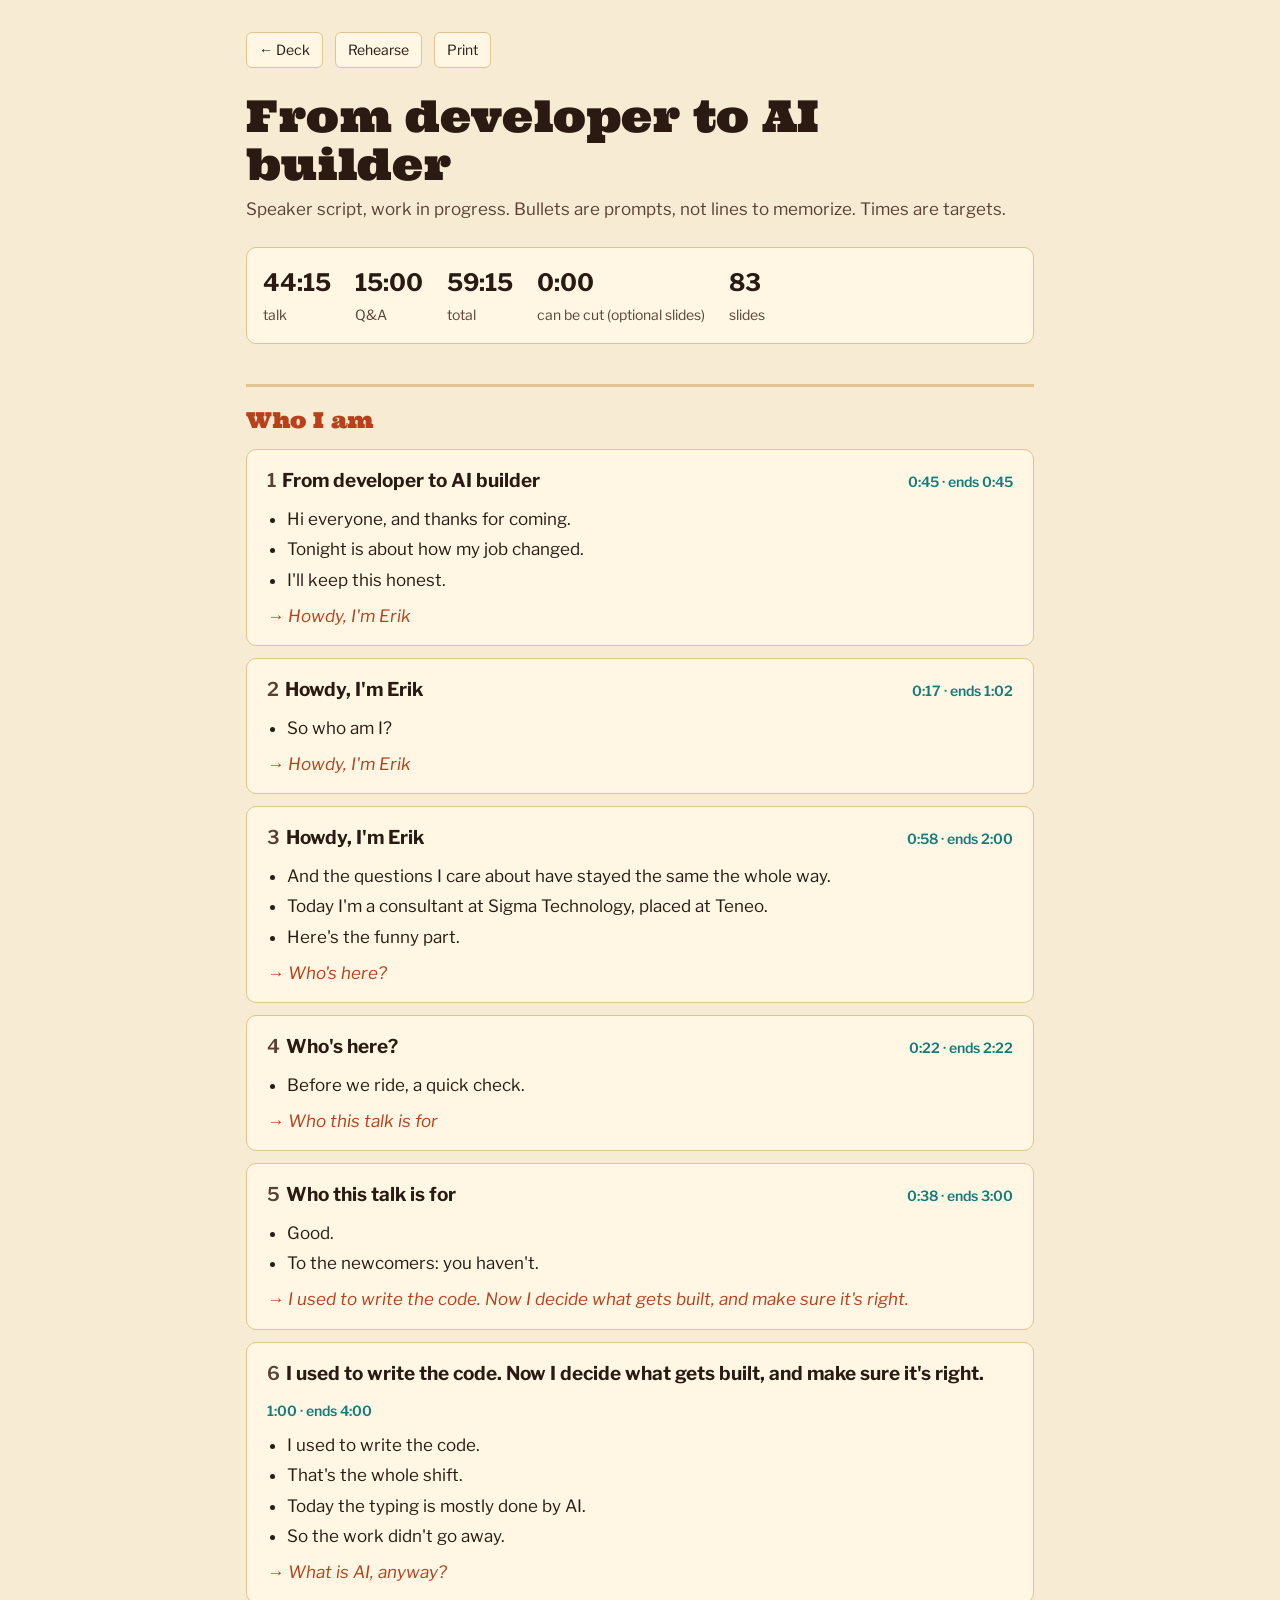
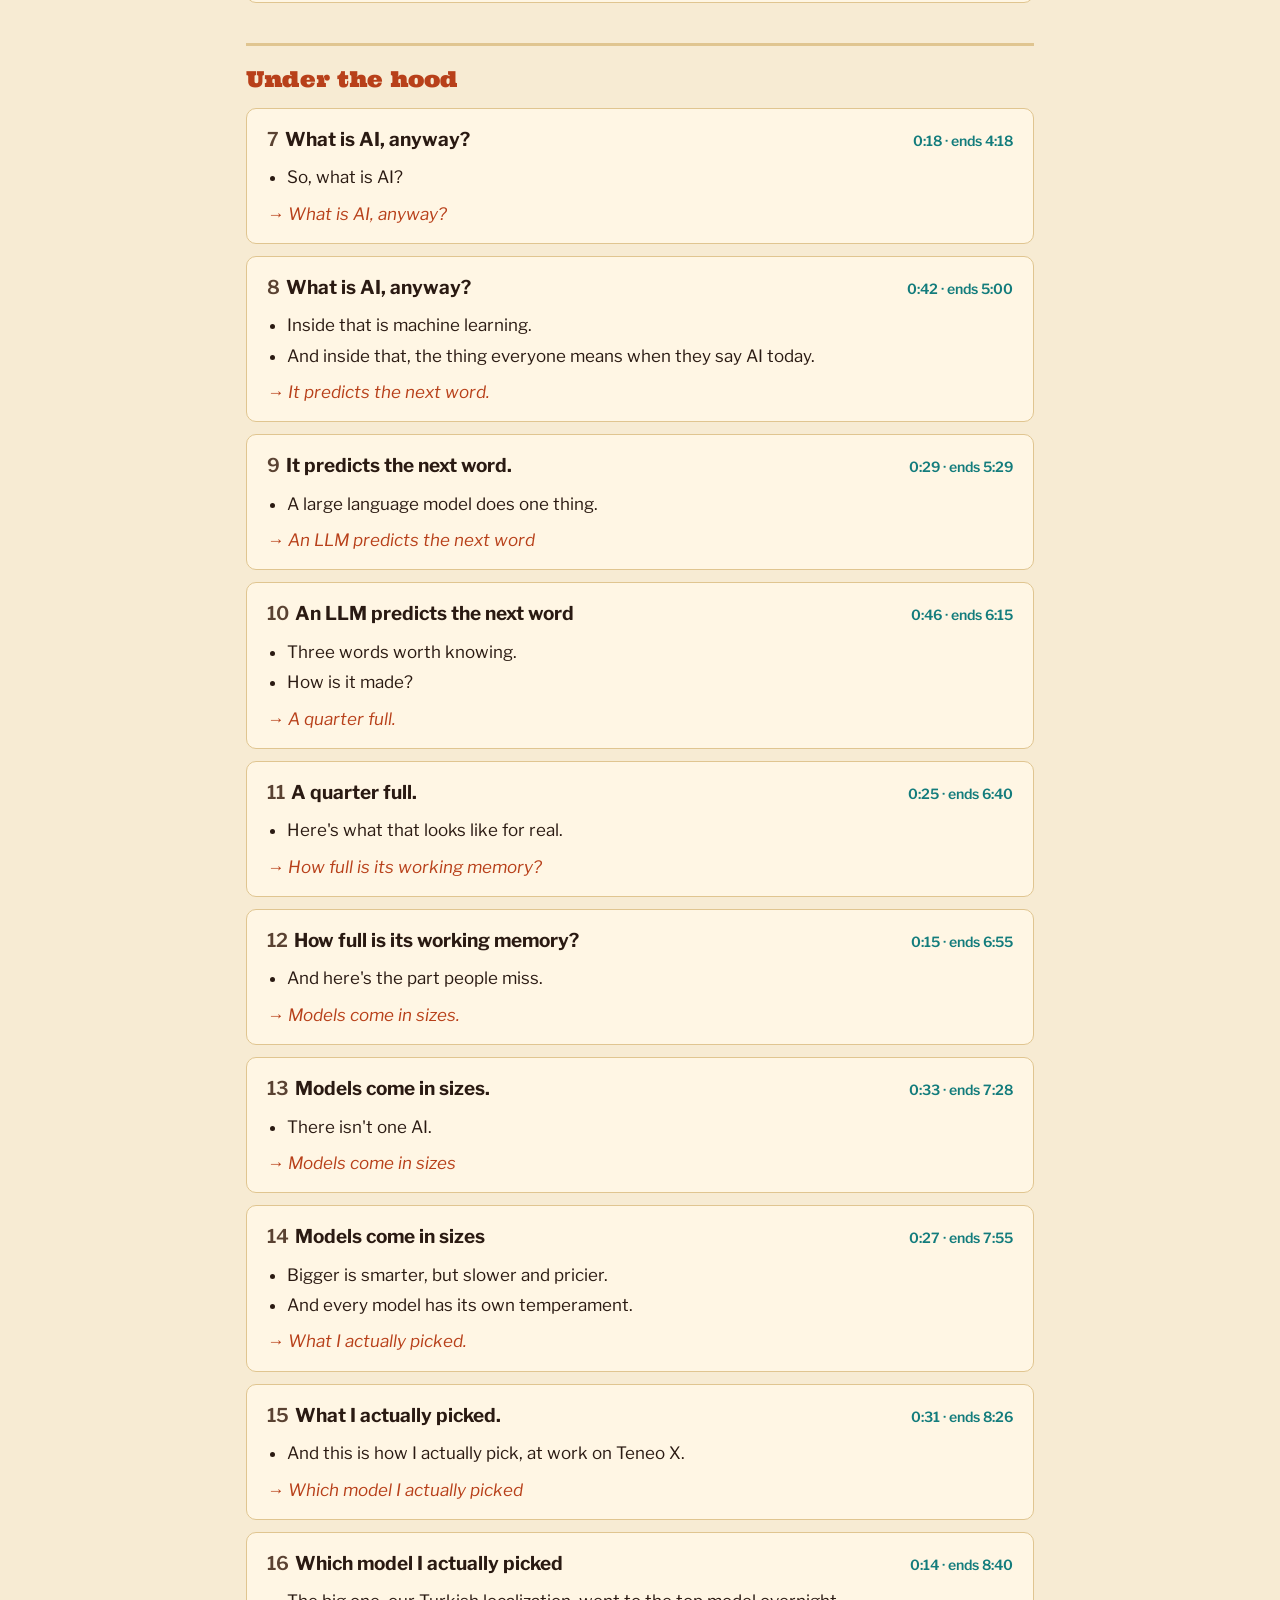
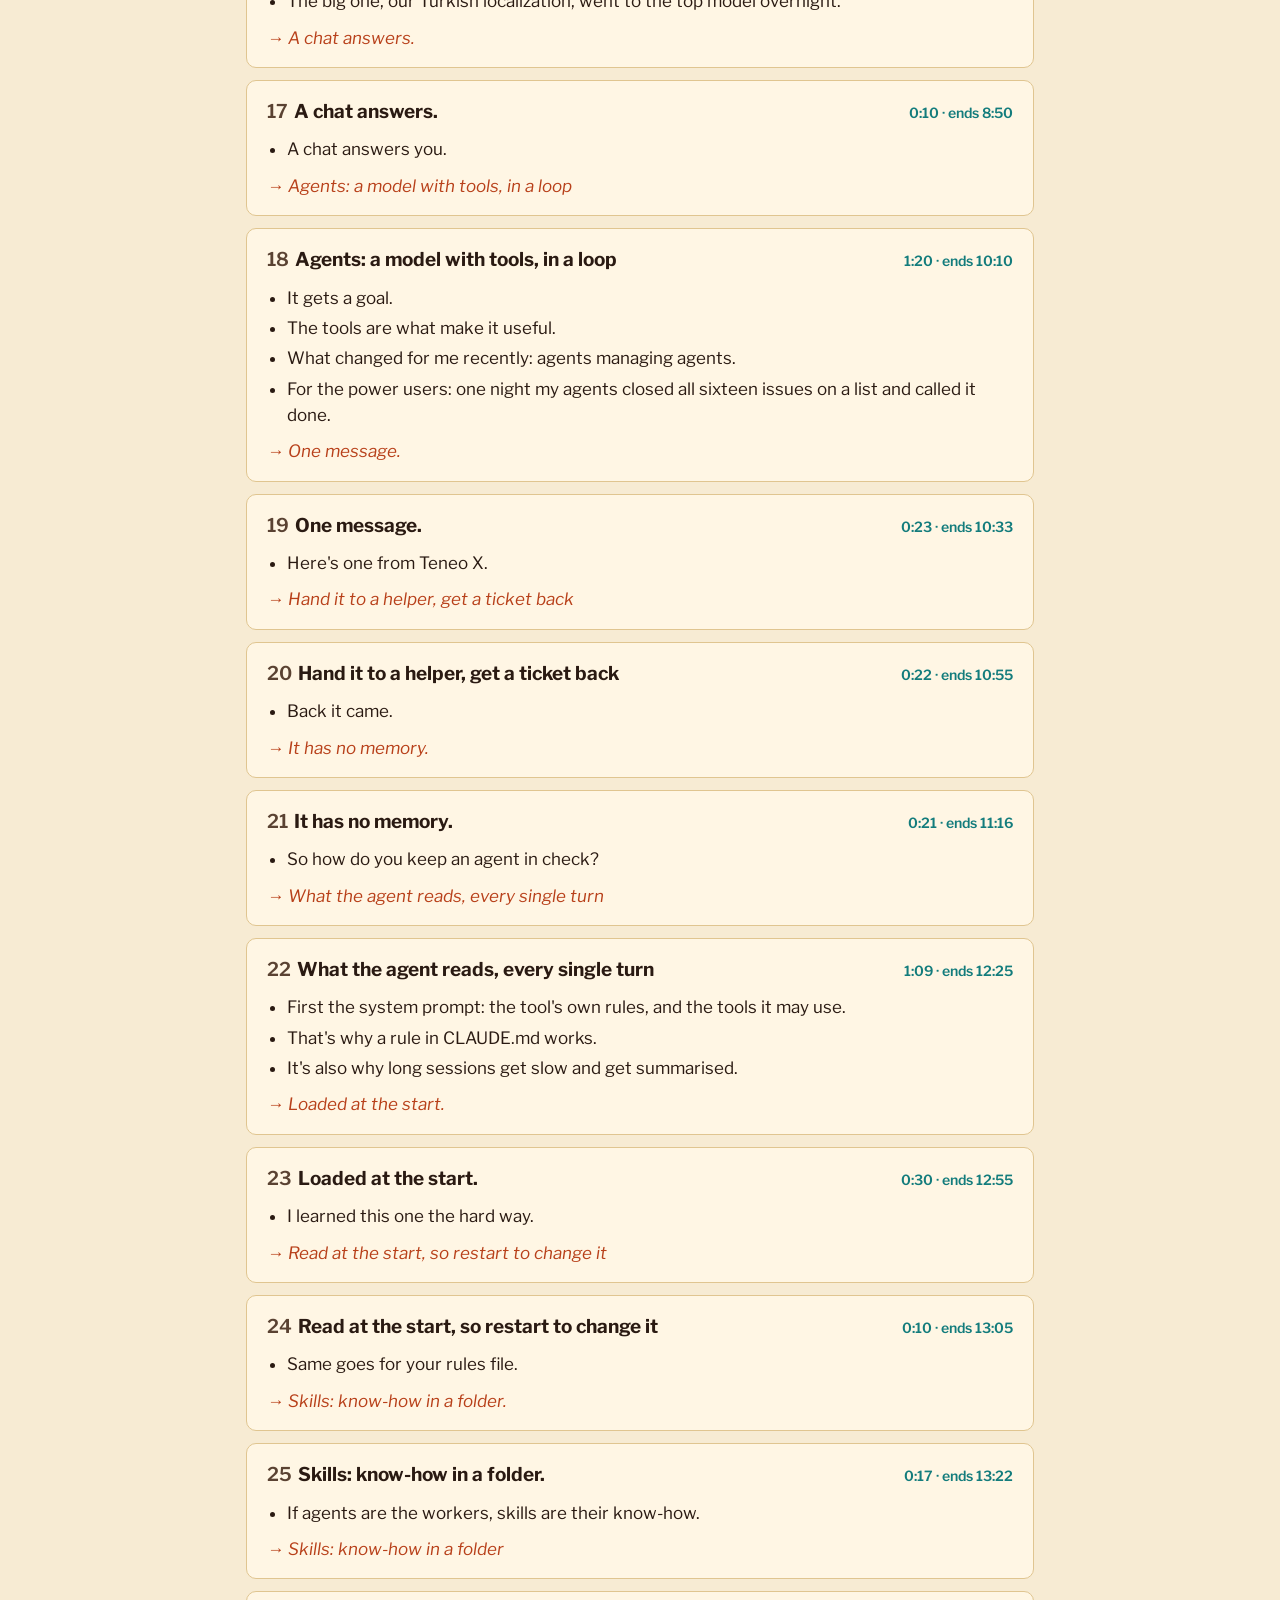
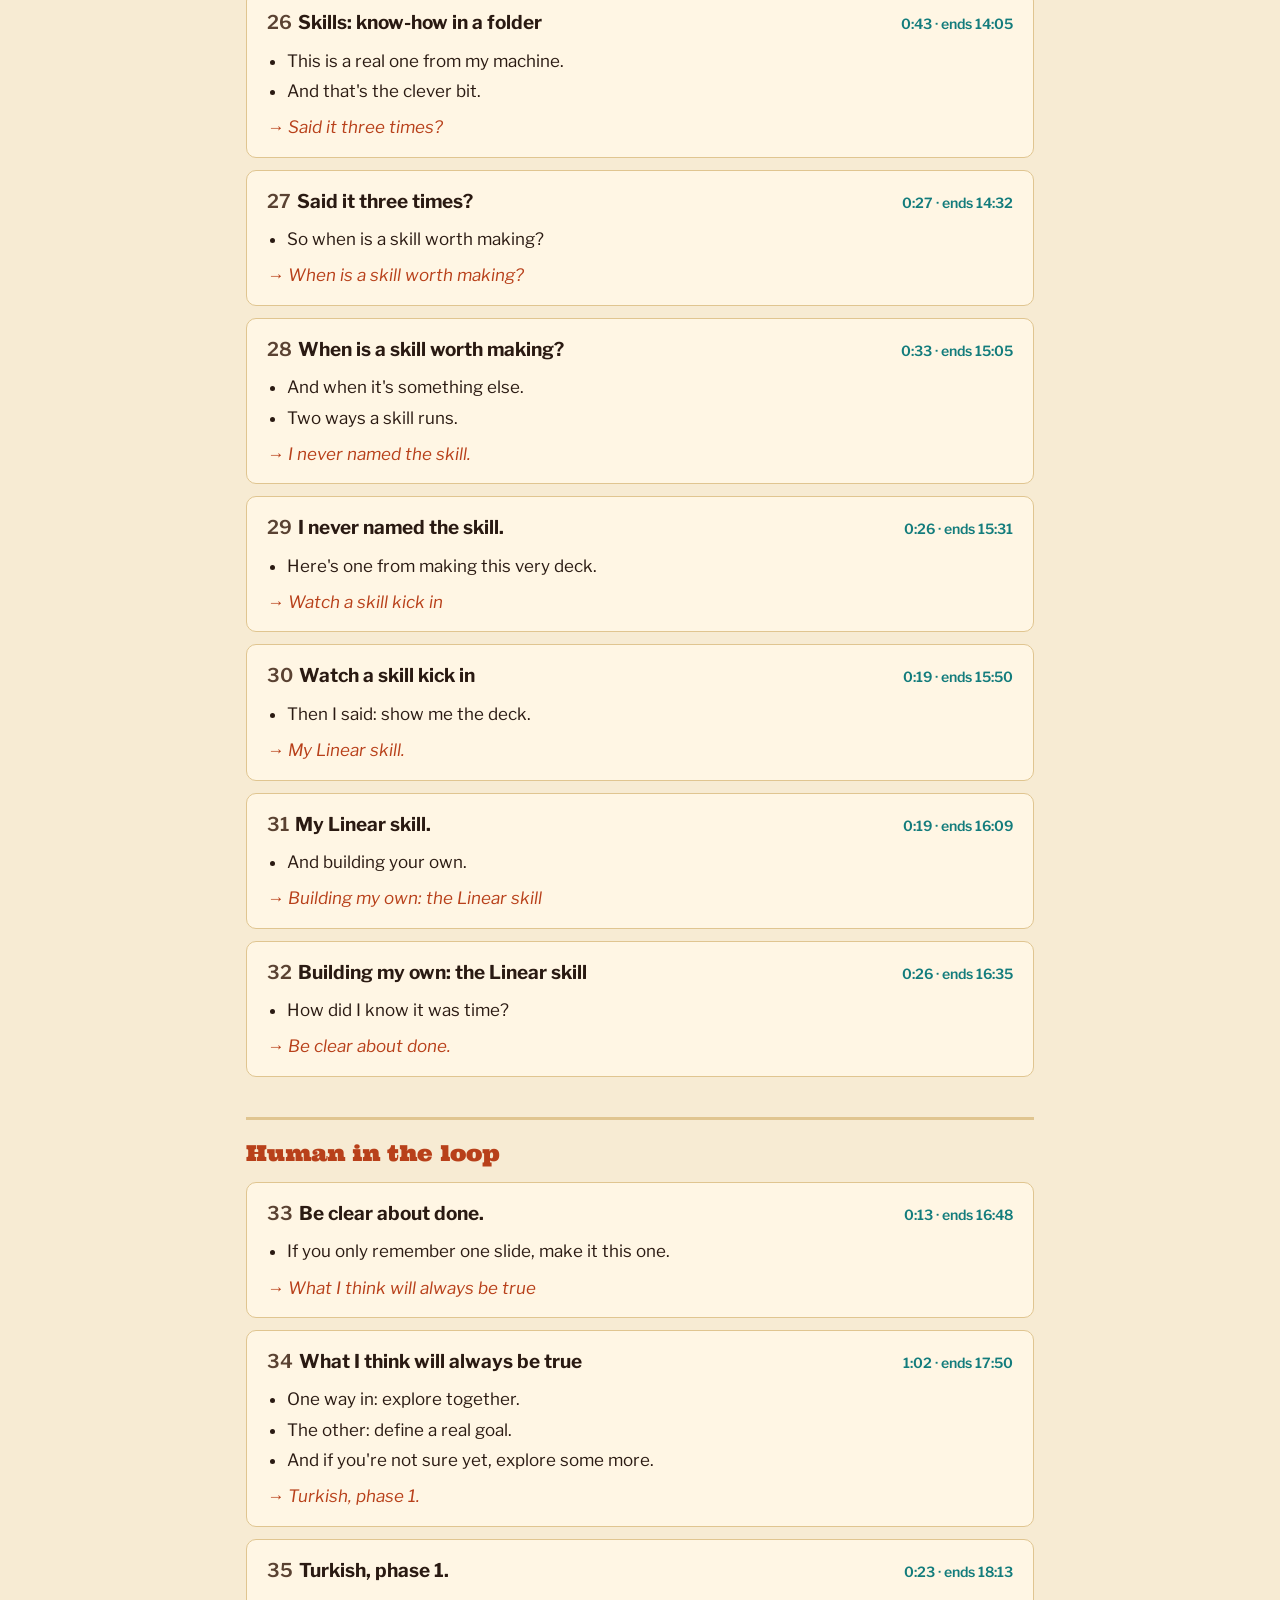
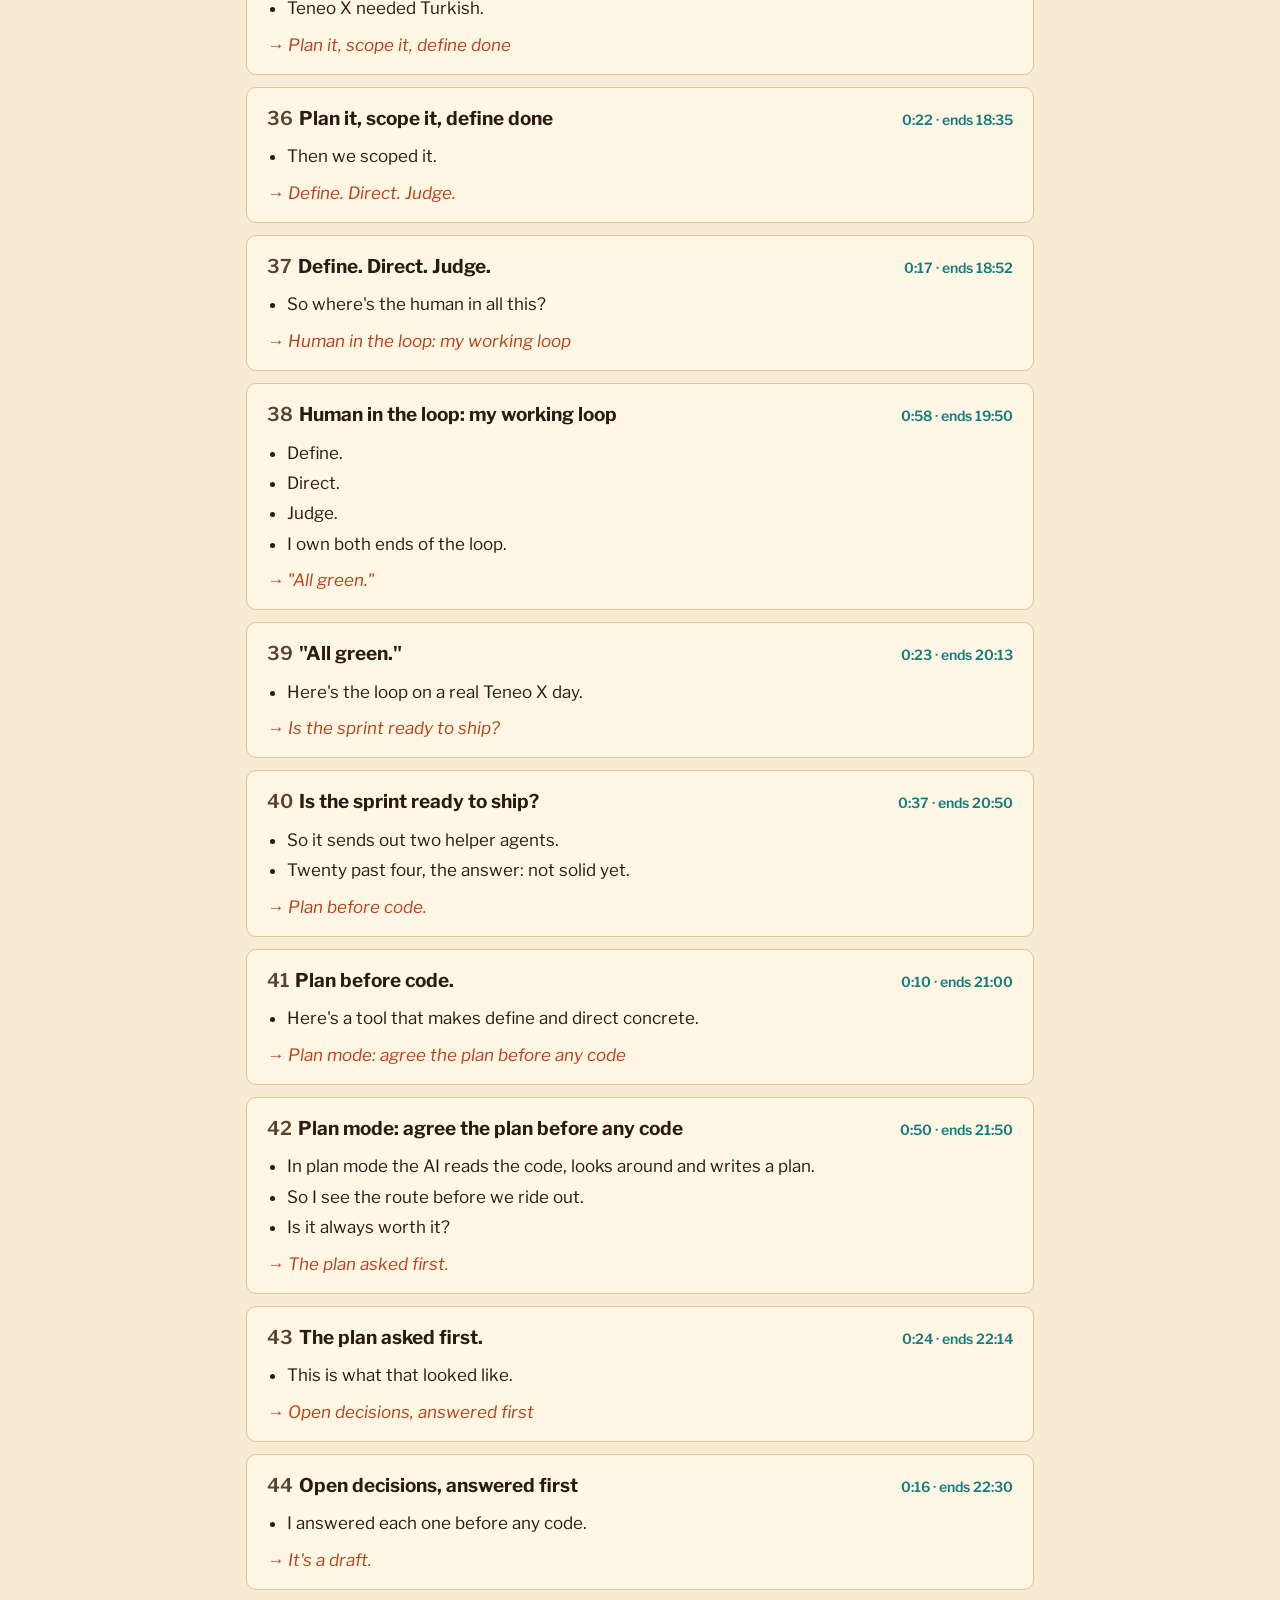
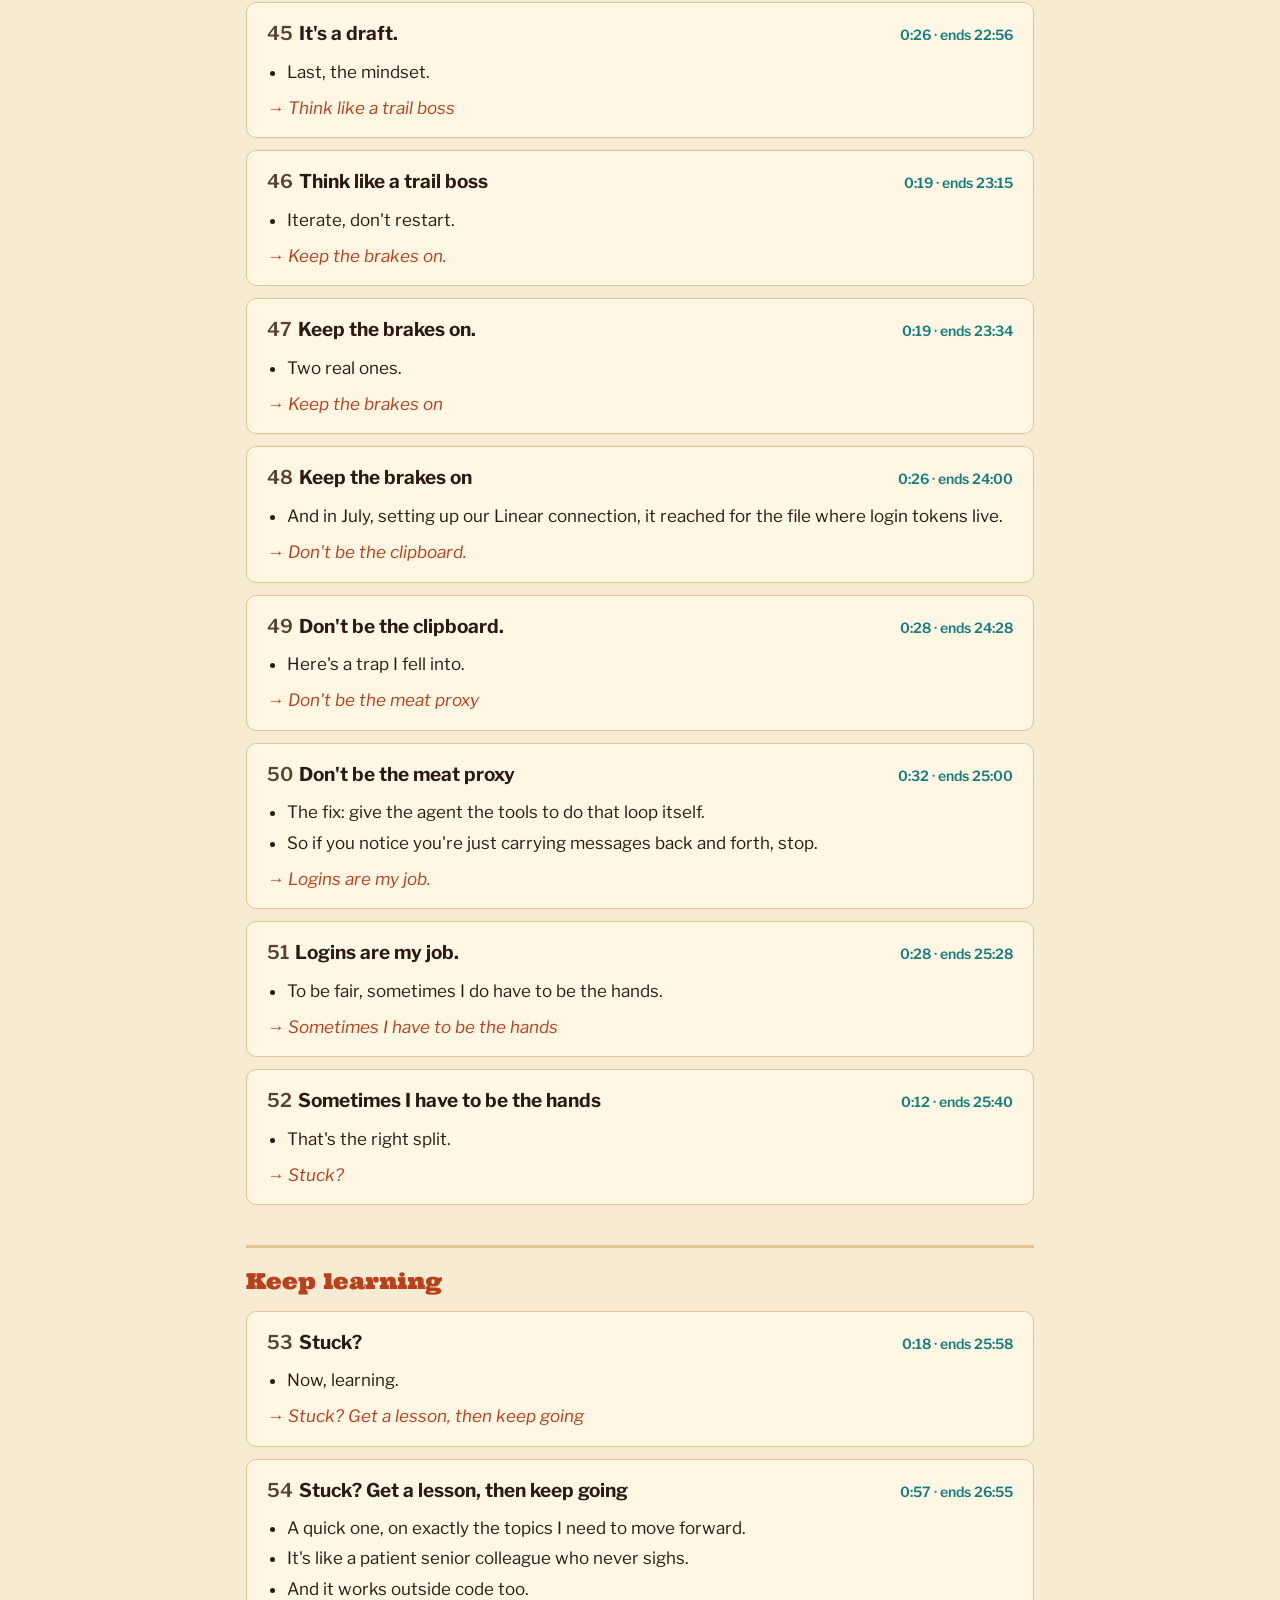
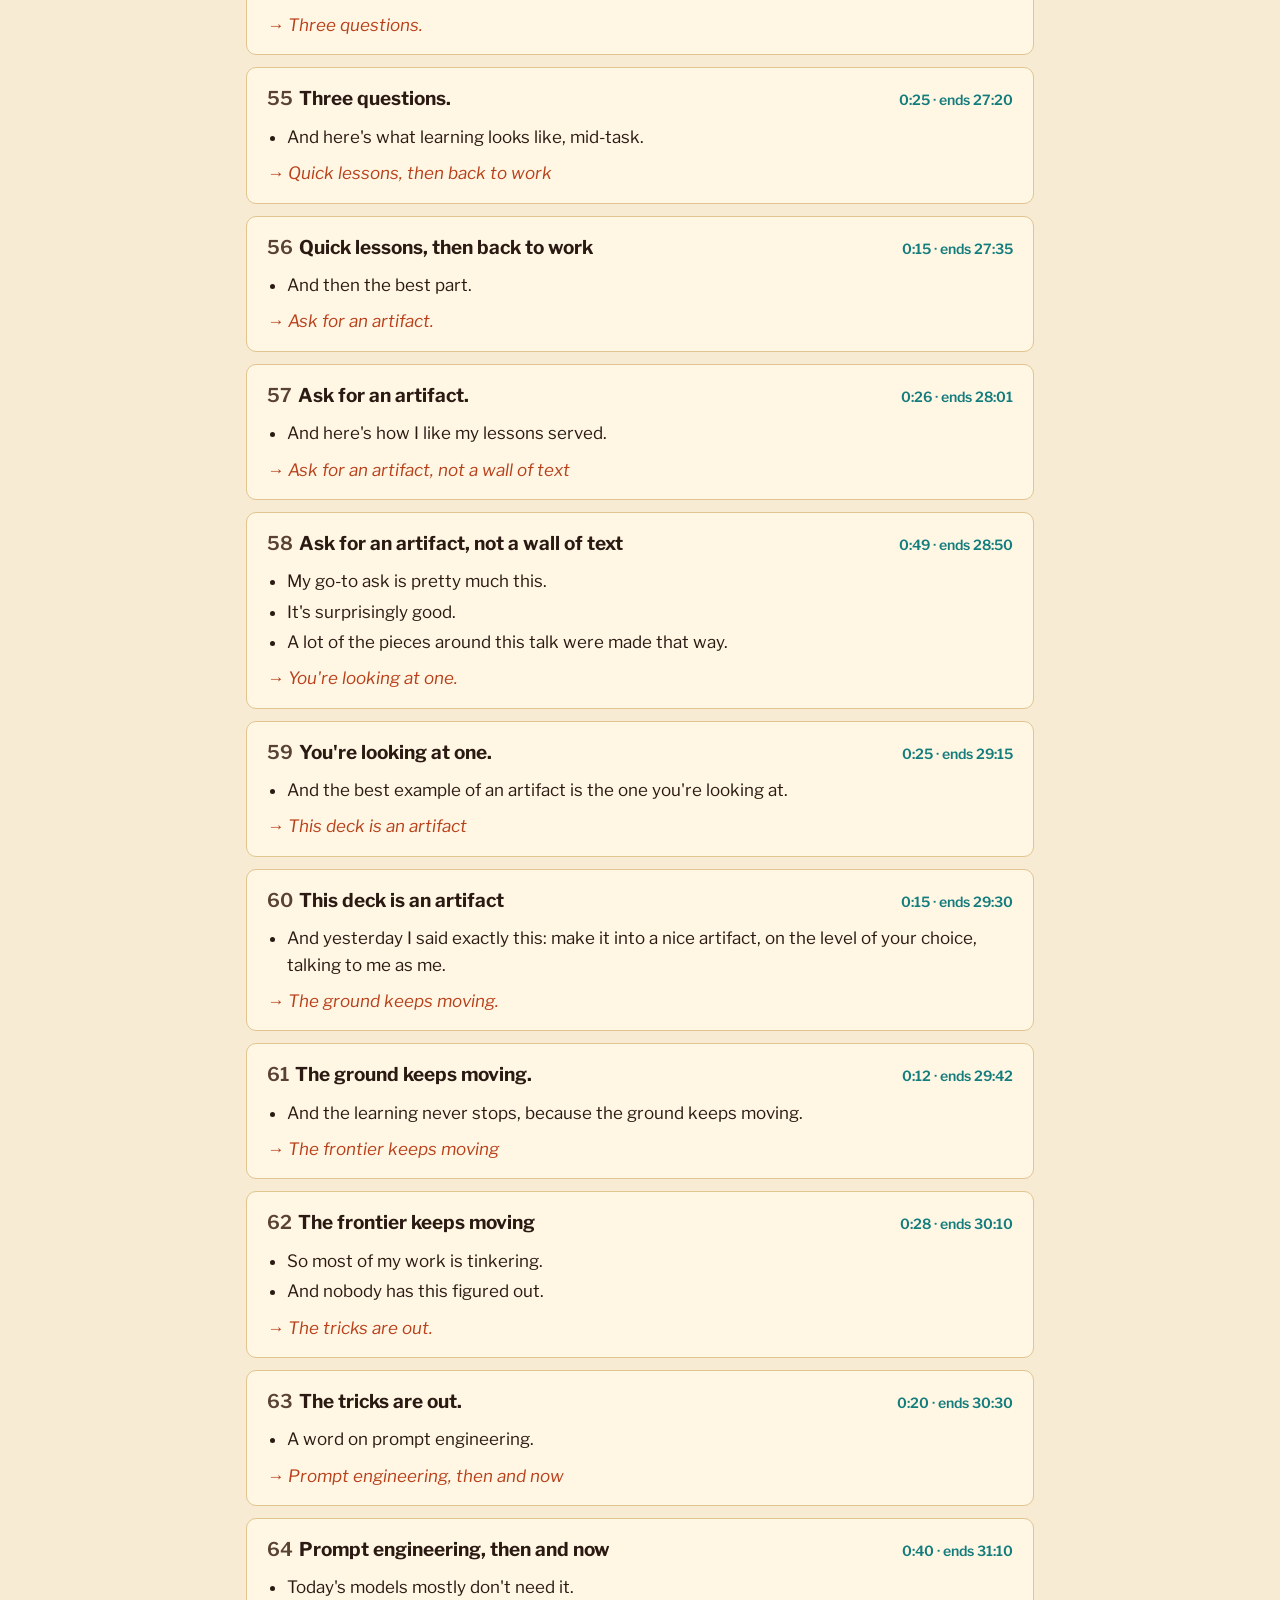
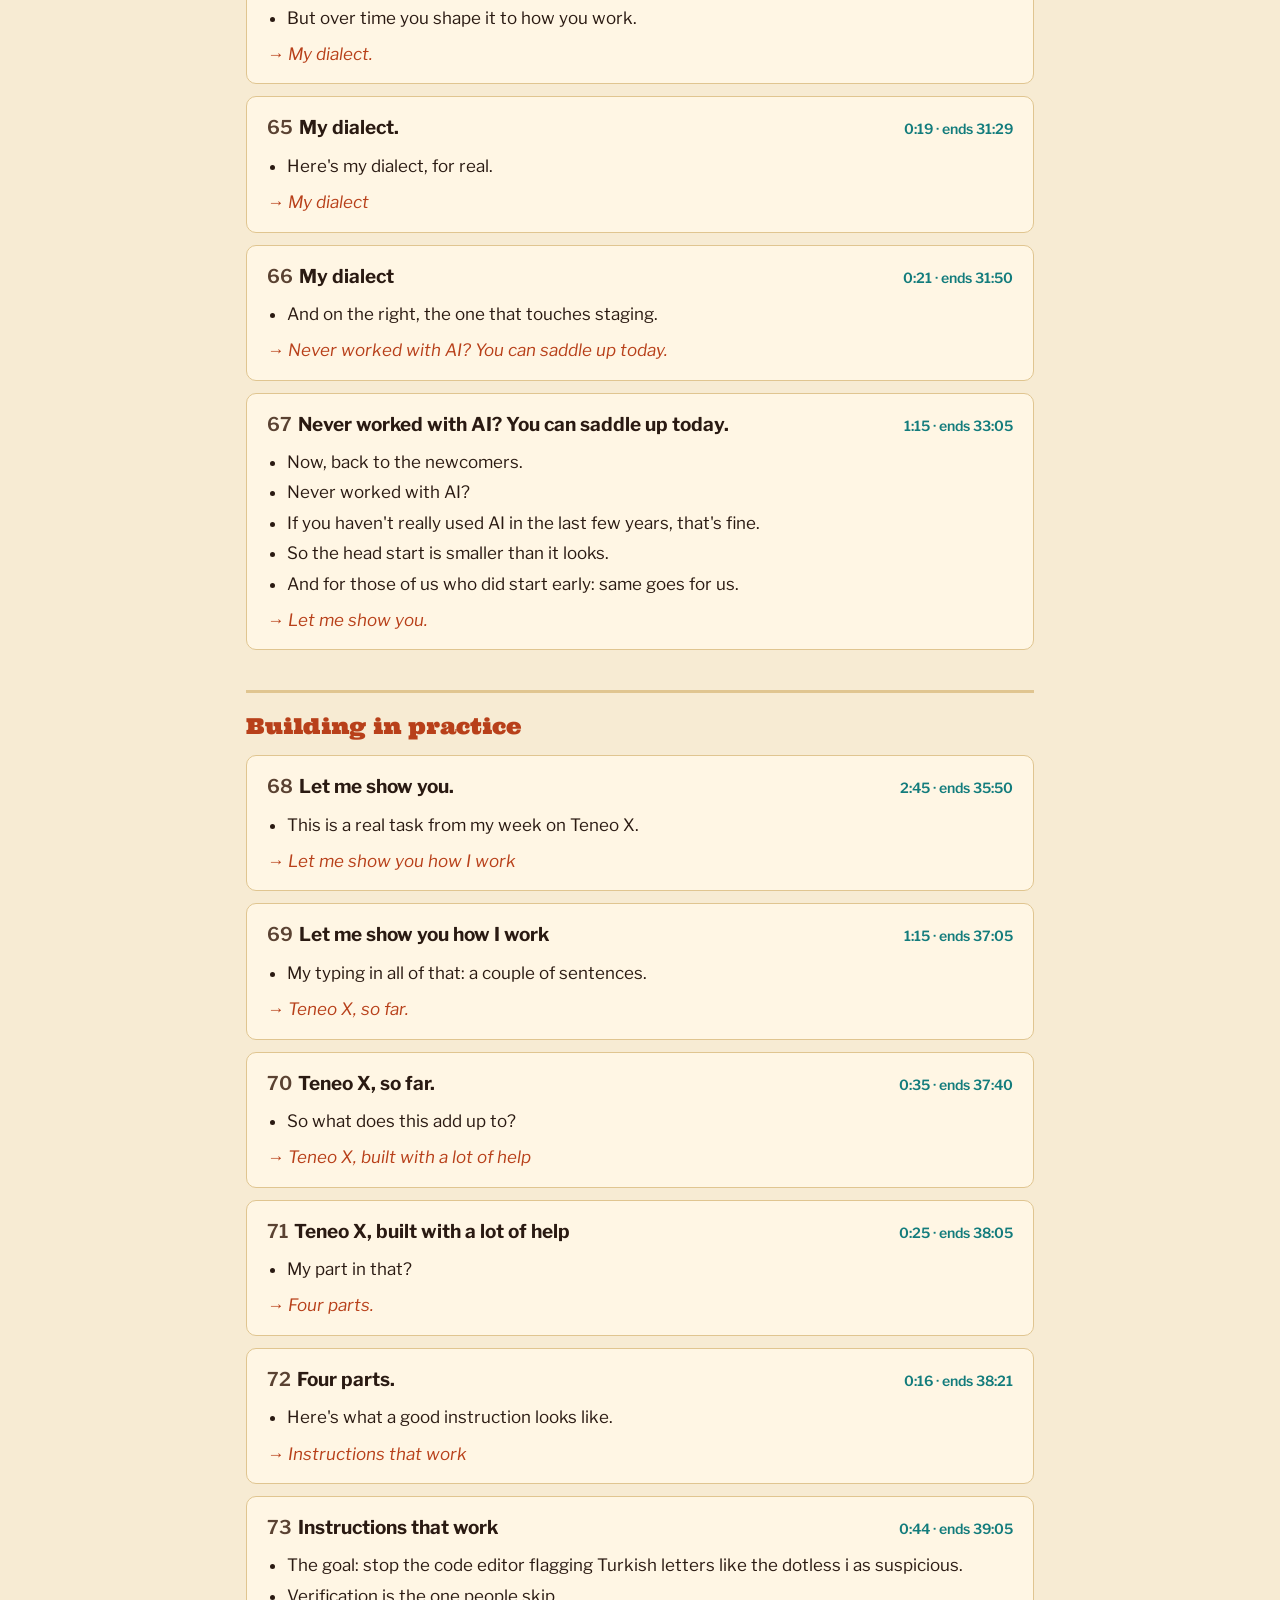
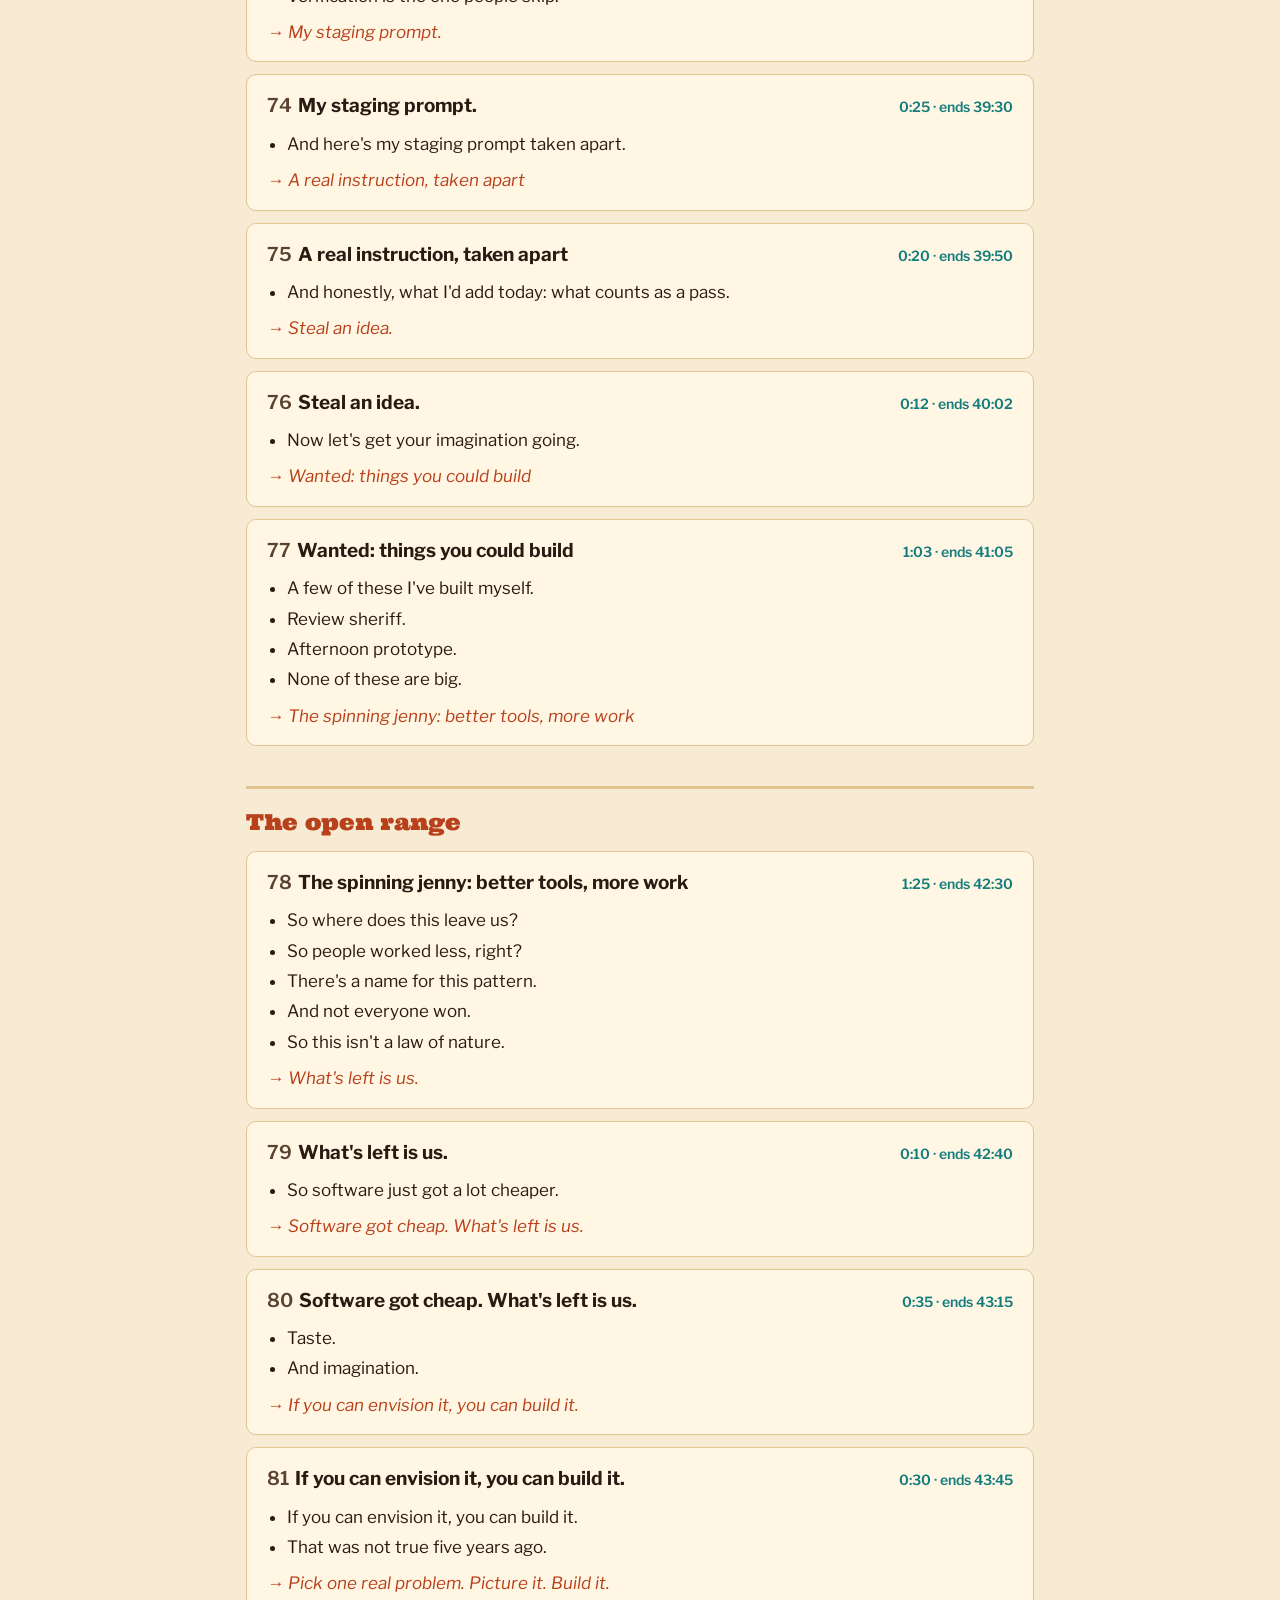
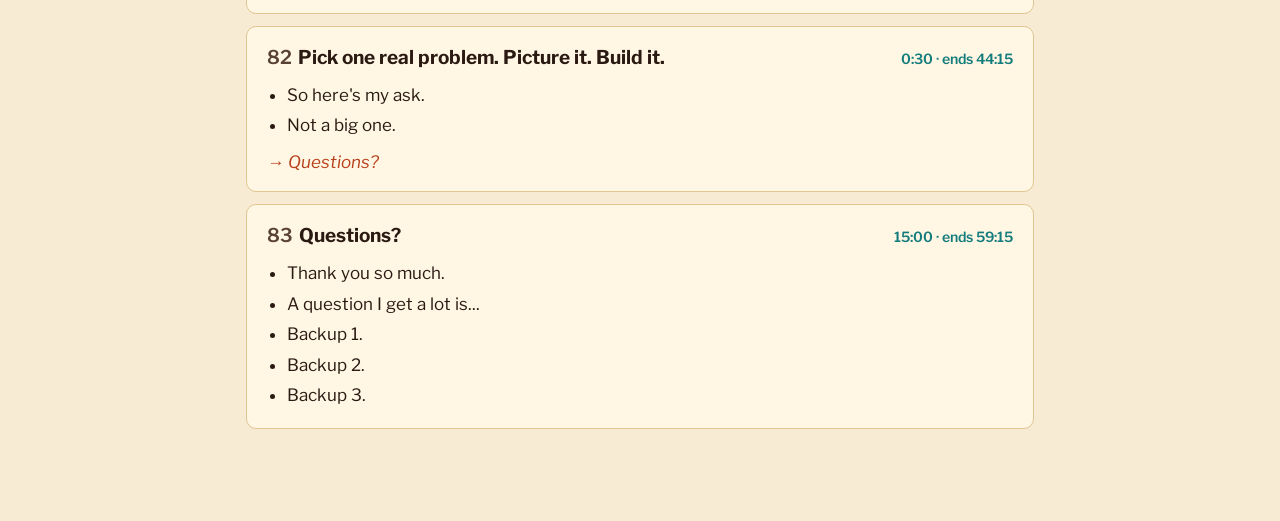
<file: work-in-progress/script.html>
<!DOCTYPE html>
<html lang="en">
<head>
<meta charset="utf-8">
<meta name="viewport" content="width=device-width, initial-scale=1">
<meta name="robots" content="noindex, nofollow">
<title>From developer to AI builder · speaker script</title>
<link rel="preconnect" href="https://fonts.googleapis.com">
<link rel="preconnect" href="https://fonts.gstatic.com" crossorigin>
<link rel="stylesheet" href="https://fonts.googleapis.com/css2?family=Ultra&display=swap"><link rel="stylesheet" href="https://fonts.googleapis.com/css2?family=Libre+Franklin:wght@400;600;700&display=swap">
<style>
  :root{--ink:#2A1A12;--soft:#5A4232;--paper:#F7EBD3;--card:#FFF6E4;--line:#E0C590;--rust:#B8401A;--teal:#137C7C}
  *{box-sizing:border-box}
  body{margin:0;background:var(--paper);color:var(--ink);font-family:'Libre Franklin',Arial,sans-serif;font-size:17px;line-height:1.55}
  main{max-width:820px;margin:0 auto;padding:32px 16px 80px}
  nav{display:flex;gap:12px;flex-wrap:wrap;margin-bottom:24px;font-size:14px}
  nav a,nav button{color:var(--ink);border:1px solid var(--line);background:var(--card);border-radius:6px;padding:6px 12px;text-decoration:none;font:inherit;cursor:pointer}
  h1{font-family:'Ultra',Georgia,serif;font-weight:400;font-size:clamp(30px,6vw,44px);line-height:1.1;margin:0 0 8px}
  .lead{color:var(--soft);margin:0 0 24px}
  .summary{display:flex;gap:24px;flex-wrap:wrap;padding:16px;background:var(--card);border:1px solid var(--line);border-radius:10px;margin-bottom:32px}
  .summary b{display:block;font-size:24px;font-variant-numeric:tabular-nums}
  .summary span{color:var(--soft);font-size:14px}
  h2{font-family:'Ultra',Georgia,serif;font-weight:400;font-size:22px;color:var(--rust);margin:40px 0 12px;padding-top:16px;border-top:3px solid var(--line)}
  .slide{background:var(--card);border:1px solid var(--line);border-radius:10px;padding:16px 20px;margin:12px 0;break-inside:avoid}
  .head{display:flex;justify-content:space-between;gap:12px;align-items:baseline;flex-wrap:wrap}
  .head h3{margin:0;font-size:19px}
  .num{color:var(--soft);font-weight:600;margin-right:6px}
  .time{font-variant-numeric:tabular-nums;color:var(--teal);font-weight:600;font-size:14px;white-space:nowrap}
  .opt{display:inline-block;font-size:12px;font-weight:700;letter-spacing:1px;text-transform:uppercase;color:var(--rust);border:1px solid var(--rust);border-radius:4px;padding:1px 6px;margin-left:8px}
  ul{margin:10px 0 0;padding-left:20px}
  li{margin:4px 0}
  .next{margin-top:10px;color:var(--rust);font-style:italic}
  @media print{nav{display:none}body{background:#fff;font-size:12pt}.slide{border-color:#ccc}}
</style>
</head>
<body>
<main>
<nav><a href="pres.html">← Deck</a><a href="rehearse.html">Rehearse</a><button onclick="print()">Print</button></nav>
<h1>From developer to AI builder</h1>
<p class="lead">Speaker script, work in progress. Bullets are prompts, not lines to memorize. Times are targets.</p>
<div class="summary" id="summary"></div>
<div id="list"></div>
</main>
<script>
const DATA = [{"id": "cover", "title": "From developer to AI builder", "target": 45, "endsAt": 45, "chapter": "Who I am", "bullets": ["Hi everyone, and thanks for coming.", "Tonight is about how my job changed.", "I'll keep this honest."], "next": "Howdy, I'm Erik", "optional": false}, {"id": "about-me-big", "title": "Howdy, I'm Erik", "target": 17, "endsAt": 62, "chapter": "", "bullets": ["So who am I?"], "next": "Howdy, I'm Erik", "optional": false}, {"id": "about-me", "title": "Howdy, I'm Erik", "target": 58, "endsAt": 120, "chapter": "", "bullets": ["And the questions I care about have stayed the same the whole way.", "Today I'm a consultant at Sigma Technology, placed at Teneo.", "Here's the funny part."], "next": "Who's here?", "optional": false}, {"id": "audience-big", "title": "Who's here?", "target": 22, "endsAt": 142, "chapter": "", "bullets": ["Before we ride, a quick check."], "next": "Who this talk is for", "optional": false}, {"id": "audience", "title": "Who this talk is for", "target": 38, "endsAt": 180, "chapter": "", "bullets": ["Good.", "To the newcomers: you haven't."], "next": "I used to write the code. Now I decide what gets built, and make sure it's right.", "optional": false}, {"id": "premise", "title": "I used to write the code. Now I decide what gets built, and make sure it's right.", "target": 60, "endsAt": 240, "chapter": "", "bullets": ["I used to write the code.", "That's the whole shift.", "Today the typing is mostly done by AI.", "So the work didn't go away."], "next": "What is AI, anyway?", "optional": false}, {"id": "what-is-ai-big", "title": "What is AI, anyway?", "target": 18, "endsAt": 258, "chapter": "Under the hood", "bullets": ["So, what is AI?"], "next": "What is AI, anyway?", "optional": false}, {"id": "what-is-ai", "title": "What is AI, anyway?", "target": 42, "endsAt": 300, "chapter": "", "bullets": ["Inside that is machine learning.", "And inside that, the thing everyone means when they say AI today."], "next": "It predicts the next word.", "optional": false}, {"id": "llm-big", "title": "It predicts the next word.", "target": 29, "endsAt": 329, "chapter": "", "bullets": ["A large language model does one thing."], "next": "An LLM predicts the next word", "optional": false}, {"id": "llm", "title": "An LLM predicts the next word", "target": 46, "endsAt": 375, "chapter": "", "bullets": ["Three words worth knowing.", "How is it made?"], "next": "A quarter full.", "optional": false}, {"id": "ex-llm-big", "title": "A quarter full.", "target": 25, "endsAt": 400, "chapter": "", "bullets": ["Here's what that looks like for real."], "next": "How full is its working memory?", "optional": false}, {"id": "ex-llm", "title": "How full is its working memory?", "target": 15, "endsAt": 415, "chapter": "", "bullets": ["And here's the part people miss."], "next": "Models come in sizes.", "optional": false}, {"id": "models-big", "title": "Models come in sizes.", "target": 33, "endsAt": 448, "chapter": "", "bullets": ["There isn't one AI."], "next": "Models come in sizes", "optional": false}, {"id": "models", "title": "Models come in sizes", "target": 27, "endsAt": 475, "chapter": "", "bullets": ["Bigger is smarter, but slower and pricier.", "And every model has its own temperament."], "next": "What I actually picked.", "optional": false}, {"id": "ex-models-big", "title": "What I actually picked.", "target": 31, "endsAt": 506, "chapter": "", "bullets": ["And this is how I actually pick, at work on Teneo X."], "next": "Which model I actually picked", "optional": false}, {"id": "ex-models", "title": "Which model I actually picked", "target": 14, "endsAt": 520, "chapter": "", "bullets": ["The big one, our Turkish localization, went to the top model overnight."], "next": "A chat answers.", "optional": false}, {"id": "agents-big", "title": "A chat answers.", "target": 10, "endsAt": 530, "chapter": "", "bullets": ["A chat answers you."], "next": "Agents: a model with tools, in a loop", "optional": false}, {"id": "agents", "title": "Agents: a model with tools, in a loop", "target": 80, "endsAt": 610, "chapter": "", "bullets": ["It gets a goal.", "The tools are what make it useful.", "What changed for me recently: agents managing agents.", "For the power users: one night my agents closed all sixteen issues on a list and called it done."], "next": "One message.", "optional": false}, {"id": "ex-agents-big", "title": "One message.", "target": 23, "endsAt": 633, "chapter": "", "bullets": ["Here's one from Teneo X."], "next": "Hand it to a helper, get a ticket back", "optional": false}, {"id": "ex-agents", "title": "Hand it to a helper, get a ticket back", "target": 22, "endsAt": 655, "chapter": "", "bullets": ["Back it came."], "next": "It has no memory.", "optional": false}, {"id": "context-big", "title": "It has no memory.", "target": 21, "endsAt": 676, "chapter": "", "bullets": ["So how do you keep an agent in check?"], "next": "What the agent reads, every single turn", "optional": false}, {"id": "context", "title": "What the agent reads, every single turn", "target": 69, "endsAt": 745, "chapter": "", "bullets": ["First the system prompt: the tool's own rules, and the tools it may use.", "That's why a rule in CLAUDE.md works.", "It's also why long sessions get slow and get summarised."], "next": "Loaded at the start.", "optional": false}, {"id": "ex-context-big", "title": "Loaded at the start.", "target": 30, "endsAt": 775, "chapter": "", "bullets": ["I learned this one the hard way."], "next": "Read at the start, so restart to change it", "optional": false}, {"id": "ex-context", "title": "Read at the start, so restart to change it", "target": 10, "endsAt": 785, "chapter": "", "bullets": ["Same goes for your rules file."], "next": "Skills: know-how in a folder.", "optional": false}, {"id": "skills-big", "title": "Skills: know-how in a folder.", "target": 17, "endsAt": 802, "chapter": "", "bullets": ["If agents are the workers, skills are their know-how."], "next": "Skills: know-how in a folder", "optional": false}, {"id": "skills", "title": "Skills: know-how in a folder", "target": 43, "endsAt": 845, "chapter": "", "bullets": ["This is a real one from my machine.", "And that's the clever bit."], "next": "Said it three times?", "optional": false}, {"id": "skills-when-big", "title": "Said it three times?", "target": 27, "endsAt": 872, "chapter": "", "bullets": ["So when is a skill worth making?"], "next": "When is a skill worth making?", "optional": false}, {"id": "skills-when", "title": "When is a skill worth making?", "target": 33, "endsAt": 905, "chapter": "", "bullets": ["And when it's something else.", "Two ways a skill runs."], "next": "I never named the skill.", "optional": false}, {"id": "ex-skills-run-big", "title": "I never named the skill.", "target": 26, "endsAt": 931, "chapter": "", "bullets": ["Here's one from making this very deck."], "next": "Watch a skill kick in", "optional": false}, {"id": "ex-skills-run", "title": "Watch a skill kick in", "target": 19, "endsAt": 950, "chapter": "", "bullets": ["Then I said: show me the deck."], "next": "My Linear skill.", "optional": false}, {"id": "ex-skills-big", "title": "My Linear skill.", "target": 19, "endsAt": 969, "chapter": "", "bullets": ["And building your own."], "next": "Building my own: the Linear skill", "optional": false}, {"id": "ex-skills", "title": "Building my own: the Linear skill", "target": 26, "endsAt": 995, "chapter": "", "bullets": ["How did I know it was time?"], "next": "Be clear about done.", "optional": false}, {"id": "forever-big", "title": "Be clear about done.", "target": 13, "endsAt": 1008, "chapter": "Human in the loop", "bullets": ["If you only remember one slide, make it this one."], "next": "What I think will always be true", "optional": false}, {"id": "forever", "title": "What I think will always be true", "target": 62, "endsAt": 1070, "chapter": "", "bullets": ["One way in: explore together.", "The other: define a real goal.", "And if you're not sure yet, explore some more."], "next": "Turkish, phase 1.", "optional": false}, {"id": "ex-forever-big", "title": "Turkish, phase 1.", "target": 23, "endsAt": 1093, "chapter": "", "bullets": ["Teneo X needed Turkish."], "next": "Plan it, scope it, define done", "optional": false}, {"id": "ex-forever", "title": "Plan it, scope it, define done", "target": 22, "endsAt": 1115, "chapter": "", "bullets": ["Then we scoped it."], "next": "Define. Direct. Judge.", "optional": false}, {"id": "loop-big", "title": "Define. Direct. Judge.", "target": 17, "endsAt": 1132, "chapter": "", "bullets": ["So where's the human in all this?"], "next": "Human in the loop: my working loop", "optional": false}, {"id": "loop", "title": "Human in the loop: my working loop", "target": 58, "endsAt": 1190, "chapter": "", "bullets": ["Define.", "Direct.", "Judge.", "I own both ends of the loop."], "next": "\"All green.\"", "optional": false}, {"id": "ex-loop-big", "title": "\"All green.\"", "target": 23, "endsAt": 1213, "chapter": "", "bullets": ["Here's the loop on a real Teneo X day."], "next": "Is the sprint ready to ship?", "optional": false}, {"id": "ex-loop", "title": "Is the sprint ready to ship?", "target": 37, "endsAt": 1250, "chapter": "", "bullets": ["So it sends out two helper agents.", "Twenty past four, the answer: not solid yet."], "next": "Plan before code.", "optional": false}, {"id": "plan-mode-big", "title": "Plan before code.", "target": 10, "endsAt": 1260, "chapter": "", "bullets": ["Here's a tool that makes define and direct concrete."], "next": "Plan mode: agree the plan before any code", "optional": false}, {"id": "plan-mode", "title": "Plan mode: agree the plan before any code", "target": 50, "endsAt": 1310, "chapter": "", "bullets": ["In plan mode the AI reads the code, looks around and writes a plan.", "So I see the route before we ride out.", "Is it always worth it?"], "next": "The plan asked first.", "optional": false}, {"id": "ex-plan-big", "title": "The plan asked first.", "target": 24, "endsAt": 1334, "chapter": "", "bullets": ["This is what that looked like."], "next": "Open decisions, answered first", "optional": false}, {"id": "ex-plan", "title": "Open decisions, answered first", "target": 16, "endsAt": 1350, "chapter": "", "bullets": ["I answered each one before any code."], "next": "It's a draft.", "optional": false}, {"id": "mindset-big", "title": "It's a draft.", "target": 26, "endsAt": 1376, "chapter": "", "bullets": ["Last, the mindset."], "next": "Think like a trail boss", "optional": false}, {"id": "mindset", "title": "Think like a trail boss", "target": 19, "endsAt": 1395, "chapter": "", "bullets": ["Iterate, don't restart."], "next": "Keep the brakes on.", "optional": false}, {"id": "ex-brakes-big", "title": "Keep the brakes on.", "target": 19, "endsAt": 1414, "chapter": "", "bullets": ["Two real ones."], "next": "Keep the brakes on", "optional": false}, {"id": "ex-brakes", "title": "Keep the brakes on", "target": 26, "endsAt": 1440, "chapter": "", "bullets": ["And in July, setting up our Linear connection, it reached for the file where login tokens live."], "next": "Don't be the clipboard.", "optional": false}, {"id": "meat-proxy-big", "title": "Don't be the clipboard.", "target": 28, "endsAt": 1468, "chapter": "", "bullets": ["Here's a trap I fell into."], "next": "Don't be the meat proxy", "optional": false}, {"id": "meat-proxy", "title": "Don't be the meat proxy", "target": 32, "endsAt": 1500, "chapter": "", "bullets": ["The fix: give the agent the tools to do that loop itself.", "So if you notice you're just carrying messages back and forth, stop."], "next": "Logins are my job.", "optional": false}, {"id": "ex-meat-big", "title": "Logins are my job.", "target": 28, "endsAt": 1528, "chapter": "", "bullets": ["To be fair, sometimes I do have to be the hands."], "next": "Sometimes I have to be the hands", "optional": false}, {"id": "ex-meat", "title": "Sometimes I have to be the hands", "target": 12, "endsAt": 1540, "chapter": "", "bullets": ["That's the right split."], "next": "Stuck?", "optional": false}, {"id": "learn-with-ai-big", "title": "Stuck?", "target": 18, "endsAt": 1558, "chapter": "Keep learning", "bullets": ["Now, learning."], "next": "Stuck? Get a lesson, then keep going", "optional": false}, {"id": "learn-with-ai", "title": "Stuck? Get a lesson, then keep going", "target": 57, "endsAt": 1615, "chapter": "", "bullets": ["A quick one, on exactly the topics I need to move forward.", "It's like a patient senior colleague who never sighs.", "And it works outside code too."], "next": "Three questions.", "optional": false}, {"id": "ex-learn-big", "title": "Three questions.", "target": 25, "endsAt": 1640, "chapter": "", "bullets": ["And here's what learning looks like, mid-task."], "next": "Quick lessons, then back to work", "optional": false}, {"id": "ex-learn", "title": "Quick lessons, then back to work", "target": 15, "endsAt": 1655, "chapter": "", "bullets": ["And then the best part."], "next": "Ask for an artifact.", "optional": false}, {"id": "artifacts-big", "title": "Ask for an artifact.", "target": 26, "endsAt": 1681, "chapter": "", "bullets": ["And here's how I like my lessons served."], "next": "Ask for an artifact, not a wall of text", "optional": false}, {"id": "artifacts", "title": "Ask for an artifact, not a wall of text", "target": 49, "endsAt": 1730, "chapter": "", "bullets": ["My go-to ask is pretty much this.", "It's surprisingly good.", "A lot of the pieces around this talk were made that way."], "next": "You're looking at one.", "optional": false}, {"id": "ex-artifacts-big", "title": "You're looking at one.", "target": 25, "endsAt": 1755, "chapter": "", "bullets": ["And the best example of an artifact is the one you're looking at."], "next": "This deck is an artifact", "optional": false}, {"id": "ex-artifacts", "title": "This deck is an artifact", "target": 15, "endsAt": 1770, "chapter": "", "bullets": ["And yesterday I said exactly this: make it into a nice artifact, on the level of your choice, talking to me as me."], "next": "The ground keeps moving.", "optional": false}, {"id": "frontier-big", "title": "The ground keeps moving.", "target": 12, "endsAt": 1782, "chapter": "", "bullets": ["And the learning never stops, because the ground keeps moving."], "next": "The frontier keeps moving", "optional": false}, {"id": "frontier", "title": "The frontier keeps moving", "target": 28, "endsAt": 1810, "chapter": "", "bullets": ["So most of my work is tinkering.", "And nobody has this figured out."], "next": "The tricks are out.", "optional": false}, {"id": "prompting-big", "title": "The tricks are out.", "target": 20, "endsAt": 1830, "chapter": "", "bullets": ["A word on prompt engineering."], "next": "Prompt engineering, then and now", "optional": false}, {"id": "prompting", "title": "Prompt engineering, then and now", "target": 40, "endsAt": 1870, "chapter": "", "bullets": ["Today's models mostly don't need it.", "But over time you shape it to how you work."], "next": "My dialect.", "optional": false}, {"id": "ex-dialect-big", "title": "My dialect.", "target": 19, "endsAt": 1889, "chapter": "", "bullets": ["Here's my dialect, for real."], "next": "My dialect", "optional": false}, {"id": "ex-dialect", "title": "My dialect", "target": 21, "endsAt": 1910, "chapter": "", "bullets": ["And on the right, the one that touches staging."], "next": "Never worked with AI? You can saddle up today.", "optional": false}, {"id": "never-late", "title": "Never worked with AI? You can saddle up today.", "target": 75, "endsAt": 1985, "chapter": "", "bullets": ["Now, back to the newcomers.", "Never worked with AI?", "If you haven't really used AI in the last few years, that's fine.", "So the head start is smaller than it looks.", "And for those of us who did start early: same goes for us."], "next": "Let me show you.", "optional": false}, {"id": "demo-big", "title": "Let me show you.", "target": 165, "endsAt": 2150, "chapter": "Building in practice", "bullets": ["This is a real task from my week on Teneo X."], "next": "Let me show you how I work", "optional": false}, {"id": "demo", "title": "Let me show you how I work", "target": 75, "endsAt": 2225, "chapter": "", "bullets": ["My typing in all of that: a couple of sentences."], "next": "Teneo X, so far.", "optional": false}, {"id": "examples-big", "title": "Teneo X, so far.", "target": 35, "endsAt": 2260, "chapter": "", "bullets": ["So what does this add up to?"], "next": "Teneo X, built with a lot of help", "optional": false}, {"id": "examples", "title": "Teneo X, built with a lot of help", "target": 25, "endsAt": 2285, "chapter": "", "bullets": ["My part in that?"], "next": "Four parts.", "optional": false}, {"id": "prompt-anatomy-big", "title": "Four parts.", "target": 16, "endsAt": 2301, "chapter": "", "bullets": ["Here's what a good instruction looks like."], "next": "Instructions that work", "optional": false}, {"id": "prompt-anatomy", "title": "Instructions that work", "target": 44, "endsAt": 2345, "chapter": "", "bullets": ["The goal: stop the code editor flagging Turkish letters like the dotless i as suspicious.", "Verification is the one people skip."], "next": "My staging prompt.", "optional": false}, {"id": "ex-prompt-big", "title": "My staging prompt.", "target": 25, "endsAt": 2370, "chapter": "", "bullets": ["And here's my staging prompt taken apart."], "next": "A real instruction, taken apart", "optional": false}, {"id": "ex-prompt", "title": "A real instruction, taken apart", "target": 20, "endsAt": 2390, "chapter": "", "bullets": ["And honestly, what I'd add today: what counts as a pass."], "next": "Steal an idea.", "optional": false}, {"id": "idea-board-big", "title": "Steal an idea.", "target": 12, "endsAt": 2402, "chapter": "", "bullets": ["Now let's get your imagination going."], "next": "Wanted: things you could build", "optional": false}, {"id": "idea-board", "title": "Wanted: things you could build", "target": 63, "endsAt": 2465, "chapter": "", "bullets": ["A few of these I've built myself.", "Review sheriff.", "Afternoon prototype.", "None of these are big."], "next": "The spinning jenny: better tools, more work", "optional": false}, {"id": "spinning-jenny", "title": "The spinning jenny: better tools, more work", "target": 85, "endsAt": 2550, "chapter": "The open range", "bullets": ["So where does this leave us?", "So people worked less, right?", "There's a name for this pattern.", "And not everyone won.", "So this isn't a law of nature."], "next": "What's left is us.", "optional": false}, {"id": "taste-big", "title": "What's left is us.", "target": 10, "endsAt": 2560, "chapter": "", "bullets": ["So software just got a lot cheaper."], "next": "Software got cheap. What's left is us.", "optional": false}, {"id": "taste", "title": "Software got cheap. What's left is us.", "target": 35, "endsAt": 2595, "chapter": "", "bullets": ["Taste.", "And imagination."], "next": "If you can envision it, you can build it.", "optional": false}, {"id": "imagination", "title": "If you can envision it, you can build it.", "target": 30, "endsAt": 2625, "chapter": "", "bullets": ["If you can envision it, you can build it.", "That was not true five years ago."], "next": "Pick one real problem. Picture it. Build it.", "optional": false}, {"id": "statement", "title": "Pick one real problem. Picture it. Build it.", "target": 30, "endsAt": 2655, "chapter": "", "bullets": ["So here's my ask.", "Not a big one."], "next": "Questions?", "optional": false}, {"id": "closing", "title": "Questions?", "target": 900, "endsAt": 3555, "chapter": "", "bullets": ["Thank you so much.", "A question I get a lot is...", "Backup 1.", "Backup 2.", "Backup 3."], "next": "", "optional": false}];
const fmt = s => `${Math.floor(s / 60)}:${String(s % 60).padStart(2, '0')}`;
const esc = s => s.replace(/[&<>]/g, c => ({'&': '&amp;', '<': '&lt;', '>': '&gt;'}[c]));
const total = DATA.at(-1).endsAt, qa = DATA.at(-1).target, opt = DATA.filter(d => d.optional).reduce((a, d) => a + d.target, 0);
document.getElementById('summary').innerHTML =
  `<div><b>${fmt(total - qa)}</b><span>talk</span></div><div><b>${fmt(qa)}</b><span>Q&amp;A</span></div><div><b>${fmt(total)}</b><span>total</span></div><div><b>${fmt(opt)}</b><span>can be cut (optional slides)</span></div><div><b>${DATA.length}</b><span>slides</span></div>`;
document.getElementById('list').innerHTML = DATA.map((d, k) =>
  `${d.chapter ? `<h2>${esc(d.chapter.split(':')[0])}</h2>` : ''}<div class="slide"><div class="head"><h3><span class="num">${k + 1}</span>${esc(d.title)}${d.optional ? '<span class="opt">optional</span>' : ''}</h3><span class="time">${fmt(d.target)} · ends ${fmt(d.endsAt)}</span></div><ul>${d.bullets.map(b => `<li>${esc(b)}</li>`).join('')}</ul>${d.next ? `<div class="next">→ ${esc(d.next)}</div>` : ''}</div>`).join('');
</script>
</body>
</html>
</file>
<file: simhub-odometer/style.css>
:root {
  --page: #0a0b0b;
  --panel-edge: #2a2d2b;
  --muted: #8e938e;
  --red: #d7473e;
}

* {
  box-sizing: border-box;
}

html {
  color-scheme: dark;
}

body {
  margin: 0;
  background: var(--page);
  color: #f0f0eb;
  font-family: Arial, Helvetica, sans-serif;
}

html.embedded,
html.embedded body {
  width: 342px;
  height: 122px;
  overflow: hidden;
  background: transparent;
}

html.embedded .prototype-page {
  width: 342px;
  min-height: 122px;
  padding: 0;
  gap: 0;
  justify-content: flex-start;
  background: transparent;
}

html.embedded .prototype-heading,
html.embedded .test-panel {
  display: none;
}

button,
input,
select {
  font: inherit;
}

.prototype-page {
  min-height: 100vh;
  display: flex;
  flex-direction: column;
  align-items: center;
  justify-content: center;
  gap: 30px;
  padding: 40px 20px;
  background:
    radial-gradient(circle at 50% 38%, rgb(56 62 57 / 24%), transparent 34%),
    linear-gradient(145deg, #0c0e0d, #070808 70%);
}

.prototype-heading {
  width: min(440px, 100%);
  text-align: center;
}

.prototype-heading h1 {
  margin: 7px 0 6px;
  font-size: clamp(24px, 4vw, 32px);
  line-height: 1.05;
  letter-spacing: -0.035em;
}

.prototype-heading p {
  margin: 0;
  color: var(--muted);
  font-size: 13px;
}

.eyebrow,
.panel-kicker {
  color: #b8bdb8;
  font-size: 10px;
  font-weight: 700;
  letter-spacing: 0.18em;
}

.instrument {
  position: relative;
  width: 342px;
  height: 122px;
  flex: 0 0 auto;
  padding: 12px 11px 17px 14px;
  border: 1px solid #353837;
  border-radius: 6px;
  background: linear-gradient(155deg, #222524 0%, #111313 62%, #0b0c0c 100%);
  box-shadow:
    0 18px 35px rgb(0 0 0 / 42%),
    inset 0 1px 0 rgb(255 255 255 / 8%),
    inset 0 -2px 4px rgb(0 0 0 / 65%);
}

.instrument-face {
  height: 88px;
  display: flex;
  align-items: center;
  gap: 10px;
}

.reel-bank {
  width: 261px;
  height: 88px;
  display: grid;
  grid-template-columns: repeat(5, 1fr);
  gap: 4px;
  padding: 5px;
  border: 1px solid #070808;
  border-radius: 3px;
  background: #080909;
  box-shadow:
    inset 0 3px 7px #000,
    0 1px 0 rgb(255 255 255 / 7%);
}

.digit-card {
  position: relative;
  height: 76px;
  overflow: hidden;
  border: 1px solid #252525;
  border-radius: 2px;
  background: linear-gradient(90deg, #111 0%, #191817 48%, #0c0c0c 100%);
  box-shadow:
    inset 2px 0 3px rgb(255 255 255 / 3%),
    inset -2px 0 3px rgb(0 0 0 / 75%);
}

.digit-card::after {
  content: '';
  position: absolute;
  inset: 0;
  z-index: 2;
  pointer-events: none;
  background: linear-gradient(
    to bottom,
    rgb(0 0 0 / 82%) 0%,
    transparent 25%,
    transparent 72%,
    rgb(0 0 0 / 88%) 100%
  );
  box-shadow: inset 0 0 8px #000;
}

.reel {
  position: absolute;
  inset: 0;
  will-change: transform;
}

.reel-digit {
  position: absolute;
  inset: 0;
  display: flex;
  align-items: center;
  justify-content: center;
  color: var(--red);
  font-family: 'Arial Narrow', 'DIN Condensed', Impact, sans-serif;
  font-size: 61px;
  font-stretch: condensed;
  font-weight: 500;
  line-height: 1;
  text-shadow:
    0 0 4px rgb(215 71 62 / 32%),
    1px 1px 0 #44100e;
  will-change: transform;
}

.fake-controls {
  width: 35px;
  height: 86px;
  display: grid;
  grid-template-rows: 10px 28px 10px 28px;
  justify-items: center;
  gap: 2px;
  padding-top: 1px;
}

.control-label {
  color: #858b86;
  font-size: 7px;
  font-weight: 700;
  letter-spacing: 0.09em;
  line-height: 1;
}

.control-label-reset {
  margin-top: 1px;
}

.fake-button {
  width: 27px;
  height: 27px;
  border: 1px solid #090a09;
  border-radius: 2px;
  box-shadow:
    inset 0 1px 1px rgb(255 255 255 / 13%),
    inset 0 -3px 3px rgb(0 0 0 / 45%),
    0 2px 2px rgb(0 0 0 / 55%);
}

.fake-button-start {
  background: #3f5145;
}

.fake-button-reset {
  background: #741f1d;
}

.unit-label {
  position: absolute;
  right: 57px;
  bottom: 5px;
  color: #686d69;
  font-size: 7px;
  font-weight: 700;
  letter-spacing: 0.18em;
}

.test-panel {
  width: min(440px, 100%);
  padding: 18px;
  border: 1px solid var(--panel-edge);
  border-radius: 10px;
  background: rgb(21 23 22 / 86%);
  box-shadow: 0 14px 28px rgb(0 0 0 / 24%);
}

.test-panel-heading {
  display: flex;
  align-items: flex-start;
  justify-content: space-between;
  gap: 20px;
  margin-bottom: 18px;
}

.test-panel-heading p {
  margin: 5px 0 0;
  color: var(--muted);
  font-size: 11px;
}

.test-panel output {
  color: #dc5b52;
  font-family: ui-monospace, SFMono-Regular, Menlo, monospace;
  font-size: 17px;
  font-variant-numeric: tabular-nums;
}

.field-label,
.number-field span {
  display: block;
  margin-bottom: 7px;
  color: #aeb2ae;
  font-size: 10px;
  font-weight: 700;
  letter-spacing: 0.08em;
  text-transform: uppercase;
}

.range-input {
  width: 100%;
  margin: 0 0 19px;
  accent-color: #a8322d;
}

.control-row {
  display: grid;
  grid-template-columns: 1fr 1fr auto;
  align-items: end;
  gap: 10px;
}

.number-field input,
.number-field select,
.demo-button {
  height: 36px;
  border: 1px solid #383c39;
  border-radius: 5px;
  background: #0d0f0e;
  color: #e8e9e5;
  font-size: 12px;
}

.number-field input,
.number-field select {
  width: 100%;
  padding: 0 9px;
}

.demo-button {
  padding: 0 14px;
  border-color: #7b2c28;
  background: #62201d;
  cursor: pointer;
  font-weight: 700;
}

.demo-button:hover {
  background: #762723;
}

.demo-button:focus-visible,
.number-field input:focus-visible,
.number-field select:focus-visible,
.range-input:focus-visible {
  outline: 2px solid #d8564e;
  outline-offset: 2px;
}

@media (max-width: 480px) {
  .prototype-page {
    gap: 24px;
    padding-inline: 12px;
  }

  .instrument {
    transform: scale(0.88);
    margin-block: -7px;
  }

  html.embedded .instrument {
    transform: none;
    margin: 0;
  }

  .control-row {
    grid-template-columns: 1fr 1fr;
  }

  .demo-button {
    grid-column: 1 / -1;
  }
}

@media (prefers-reduced-motion: reduce) {
  .reel,
  .reel-digit {
    will-change: auto;
  }
}
</file>
<file: turbo-gagues/style.css>
:root { --paper:#b8b19f; --ink:#1b1b18; --case:#171713; --cream:#e4dec2; --amber:#e1a946; --red:#c94b35; }
* { box-sizing:border-box; }
body { margin:0; background:radial-gradient(circle at 18% 22%,rgba(255,255,255,.12),transparent 24%),repeating-linear-gradient(92deg,rgba(20,18,13,.025) 0 1px,transparent 1px 5px),var(--paper); color:var(--ink); font-family:Arial,Helvetica,sans-serif; }
button,input { font:inherit; }
.workbench { min-height:100vh; padding:clamp(28px,6vw,72px) 24px 40px; }
.intro { max-width:620px; margin:0 auto 36px; }
.eyebrow,.card-label,.digital-topline,.digital-unit,.fade-note { font-family:"Arial Narrow",Arial,sans-serif; text-transform:uppercase; letter-spacing:.14em; }
.eyebrow { margin:0 0 8px; font-size:10px; font-weight:800; opacity:.58; }
.intro h1 { margin:0; font:800 clamp(31px,6vw,56px)/.95 "Arial Narrow",Arial,sans-serif; text-transform:uppercase; letter-spacing:-.035em; }
.intro>p:last-child { max-width:540px; margin:13px 0 0; font-size:14px; line-height:1.55; opacity:.72; }
.instrument-rack { position:relative; display:flex; align-items:flex-end; justify-content:center; gap:clamp(34px,8vw,88px); max-width:760px; margin:0 auto; padding:34px clamp(24px,5vw,52px) 40px; border:2px solid #29291f; border-radius:3px 6px 2px 4px; color:#dfd7bb; background:radial-gradient(circle at 12px 10px,rgba(255,255,255,.05) 0 1px,transparent 2px),repeating-linear-gradient(96deg,rgba(255,255,255,.018) 0 1px,transparent 1px 5px),linear-gradient(130deg,#555348,#34342c 58%,#25261f); background-size:24px 22px,auto,auto; box-shadow:inset 0 0 42px rgba(0,0,0,.38),inset 0 1px rgba(255,255,255,.13),0 18px 45px rgba(31,26,18,.18); }
.instrument-rack::before,.instrument-rack::after { content:""; position:absolute; width:9px; height:9px; border-radius:50%; background:radial-gradient(circle at 35% 30%,#8e8875,#393a31 58%,#111); box-shadow:0 1px 2px #111; }.instrument-rack::before { left:10px; top:10px; }.instrument-rack::after { right:10px; bottom:10px; }
.prototype-card { display:grid; justify-items:center; gap:18px; }
.card-label { width:calc(100% + 12px); display:flex; justify-content:space-between; gap:16px; padding:5px 7px 4px; color:#26251e; background:#c8bc92; border:1px solid rgba(36,33,24,.45); font-size:8px; font-weight:800; box-shadow:0 2px 4px rgba(0,0,0,.27),inset 0 1px rgba(255,255,255,.22); transform:rotate(-1deg); }
.digital-card .card-label { transform:rotate(.7deg); }.card-label small { font-size:7px; opacity:.58; white-space:nowrap; }
.analog-gauge { position:relative; width:140px; height:140px; padding:5px; border-radius:50%; background:radial-gradient(circle at 42% 35%,#5a594d,#171814 62%,#070806 100%); box-shadow:0 7px 12px rgba(23,21,15,.38),inset 0 0 0 1px #797465,inset 0 0 0 4px #090a08; transition:box-shadow .16s ease; }
.analog-gauge::before { content:""; position:absolute; inset:-3px; z-index:-1; border-radius:50%; opacity:.7; background:repeating-conic-gradient(#171713 0 4deg,#23231e 4deg 7deg); }
.analog-gauge.state-peak { box-shadow:0 7px 12px rgba(23,21,15,.42),inset 0 0 0 1px #797465,inset 0 0 0 4px #090a08; }
.analog-gauge.state-fade { box-shadow:0 7px 12px rgba(23,21,15,.42),inset 0 0 0 1px #797465,inset 0 0 0 4px #090a08; }
.bezel-screw { position:absolute; z-index:7; width:7px; height:7px; border-radius:50%; background:radial-gradient(circle at 35% 30%,#aaa18b,#37372f 55%,#111); box-shadow:0 1px 2px #000; }.bezel-screw::after { content:""; position:absolute; left:1px; top:3px; width:5px; height:1px; background:#111; transform:rotate(-28deg); }.bezel-screw-one { top:13px; right:19px; }.bezel-screw-two { bottom:15px; left:17px; }.bezel-screw-two::after { transform:rotate(18deg); }
.reset-plunger { position:absolute; z-index:-1; right:-9px; bottom:36px; width:12px; height:8px; border:1px solid #060705; border-radius:1px 4px 4px 1px; background:linear-gradient(#8f382a,#471b15); box-shadow:inset 0 1px rgba(255,255,255,.16),2px 2px 4px rgba(0,0,0,.35); }
.bezel-ring { width:100%; height:100%; padding:8px; border-radius:inherit; background:linear-gradient(135deg,#050604,#404039 45%,#090a08 68%); }
.gauge-face { position:relative; width:100%; height:100%; overflow:hidden; border-radius:50%; background:radial-gradient(circle at 48% 44%,#25251d,#11120e 72%); box-shadow:inset 0 0 15px #000; }
.gauge-face::before { content:""; position:absolute; inset:0; opacity:.22; background:repeating-radial-gradient(circle at 42% 52%,rgba(222,210,162,.16) 0 1px,transparent 1px 4px); }
.loss-sector { position:absolute; inset:8px; border-radius:50%; opacity:.28; -webkit-mask:radial-gradient(circle,transparent 0 60%,#000 61% 78%,transparent 79%); mask:radial-gradient(circle,transparent 0 60%,#000 61% 78%,transparent 79%); transition:opacity .15s ease; }
.state-fade .loss-sector { opacity:.95; filter:drop-shadow(0 0 4px rgba(222,63,35,.75)); }.state-peak .loss-sector { opacity:0; }
.tick { position:absolute; left:calc(50% - 1px); top:6px; width:1px; height:5px; background:#aaa68f; transform-origin:1px 50px; opacity:.65; }
.tick.major { width:2px; height:9px; background:var(--cream); opacity:.95; }
.scale { position:absolute; color:var(--cream); font:700 9px/1 Arial,sans-serif; text-shadow:0 0 5px rgba(225,169,70,.28); }
.scale-0 { left:17px; bottom:27px; }.scale-05 { left:15px; top:32px; }.scale-10 { left:51px; top:14px; }.scale-15 { right:13px; top:32px; }.scale-20 { right:17px; bottom:27px; }
.face-copy { position:absolute; left:50%; bottom:24px; transform:translateX(-50%); display:grid; color:#d7cfaa; text-align:center; text-shadow:0 0 7px rgba(225,169,70,.22); }
.face-copy b { font:800 9px/1 "Arial Narrow",Arial,sans-serif; letter-spacing:.13em; }.face-copy span { margin-top:2px; font:italic 5px/1 Georgia,serif; opacity:.55; white-space:nowrap; }
.max-scribble { position:absolute; right:19px; top:52px; color:#b74b37; font:italic 700 5px/1 "Courier New",monospace; transform:rotate(-8deg); opacity:.72; }
.dial-annunciators { position:absolute; z-index:4; left:50%; bottom:7px; display:flex; gap:8px; transform:translateX(-50%); }.dial-state { display:flex; align-items:center; gap:2px; color:#77715f; font:800 4px/1 "Arial Narrow",Arial,sans-serif; letter-spacing:.08em; }.dial-state i { width:7px; height:7px; border:1px solid #050604; border-radius:50%; background:#27271f; box-shadow:inset 0 0 3px #000; }.state-peak .dial-state.full { color:#e2cc8d; }.state-peak .dial-state.full i { background:#e8bd58; box-shadow:0 0 8px #efc55f,inset 0 0 2px #fff3bc; }.state-fade .dial-state.drop { color:#eb8d62; }.state-fade .dial-state.drop i { background:#d9452e; box-shadow:0 0 9px #e6482f,inset 0 0 2px #ffc1a0; }
.needle { position:absolute; left:calc(50% - 1px); bottom:50%; width:2px; height:43px; transform-origin:50% 100%; clip-path:polygon(30% 0,70% 0,100% 100%,0 100%); }
.live-needle { background:#eee8cb; box-shadow:0 0 4px rgba(255,244,190,.35); }.peak-needle { left:calc(50% - 1.5px); width:3px; height:39px; background:#c9412f; box-shadow:0 0 5px rgba(211,65,43,.35); }
.hub { position:absolute; z-index:3; left:50%; top:50%; width:12px; height:12px; transform:translate(-50%,-50%); border:2px solid #090a08; border-radius:50%; background:radial-gradient(circle at 35% 30%,#77776b,#171813 55%); box-shadow:0 2px 3px #000; }
.glass-glint { position:absolute; inset:3px; border-radius:50%; background:linear-gradient(130deg,rgba(255,255,255,.07),transparent 31% 72%,rgba(255,255,255,.02)); }
.digital-card { width:212px; }
.digital-gauge { position:relative; width:212px; height:80px; color:#d9d2ae; border:2px solid #080906; border-radius:3px 6px 4px 2px; background:repeating-linear-gradient(93deg,rgba(255,255,255,.018) 0 1px,transparent 1px 4px),linear-gradient(#313126,#171812 48%,#0b0c09); box-shadow:inset 0 0 0 1px #4d4b3e,inset 0 0 18px #000,0 8px 13px rgba(23,21,15,.43); transform:rotate(-.35deg); transition:box-shadow .16s ease,filter .16s ease; }
.digital-gauge::before { content:""; position:absolute; left:4px; right:4px; top:-5px; height:5px; border:1px solid #090a07; border-bottom:0; border-radius:3px 3px 0 0; background:#1a1b15; clip-path:polygon(2% 100%,5% 0,95% 0,98% 100%); }
.digital-gauge::after { content:""; position:absolute; inset:5px; pointer-events:none; border-top:1px solid rgba(255,255,255,.06); border-bottom:1px solid rgba(0,0,0,.75); }
.digital-gauge.state-peak { box-shadow:inset 0 0 0 1px #4d4b3e,inset 0 0 18px #000,0 8px 13px rgba(23,21,15,.43); }
.digital-gauge.state-fade { box-shadow:inset 0 0 0 1px #4d4b3e,inset 0 0 18px #000,0 8px 13px rgba(23,21,15,.43); }
.case-screw { position:absolute; width:5px; height:5px; border-radius:50%; background:#393a33; box-shadow:inset 1px 1px #666,0 1px 2px #000; }.case-screw::after { content:""; position:absolute; left:1px; top:2px; width:3px; height:1px; background:#111; transform:rotate(-20deg); }.screw-a { left:7px; top:7px; }.screw-b { right:7px; top:7px; }
.screw-c { left:7px; bottom:6px; }.screw-d { right:7px; bottom:6px; }.screw-c::after { transform:rotate(21deg); }.screw-d::after { transform:rotate(55deg); }
.dymo-tag { position:absolute; z-index:4; left:14px; top:-8px; padding:3px 8px 2px; color:#e1d9bc; background:#181916; border:1px solid #090a08; font:700 6px/1 "Courier New",monospace; letter-spacing:.08em; text-shadow:0 -1px #000; box-shadow:0 2px 3px rgba(0,0,0,.45),inset 0 1px rgba(255,255,255,.08); transform:rotate(-1.4deg); }
.smoked-window { position:absolute; left:12px; top:13px; width:158px; height:56px; overflow:hidden; border:2px solid #080906; border-radius:2px; background:linear-gradient(112deg,rgba(255,255,255,.045),transparent 28%),#0a0c08; box-shadow:inset 0 0 11px #000,0 0 0 1px #48483c; transition:box-shadow .16s ease; }.state-peak .smoked-window { box-shadow:inset 0 0 14px rgba(210,163,49,.27),0 0 0 1px #73653b,0 0 10px rgba(222,177,64,.3); }.state-fade .smoked-window { box-shadow:inset 0 0 15px rgba(206,49,30,.31),0 0 0 1px #6e382d,0 0 11px rgba(212,52,31,.34); }
.digital-topline { position:absolute; top:4px; left:7px; right:7px; display:flex; justify-content:space-between; font-size:5px; font-weight:800; color:#737362; }.peak-readout { color:#bf7440; text-shadow:0 0 5px rgba(208,123,66,.4); }
.digital-value { position:absolute; left:7px; top:11px; color:#e6a94e; font:700 24px/.95 "Courier New",monospace; letter-spacing:-.09em; text-shadow:0 0 7px rgba(230,169,78,.48); }.digital-unit { position:absolute; left:66px; top:27px; font-size:5px; color:#8d8975; }
.led-track { position:absolute; left:7px; right:7px; bottom:6px; height:10px; display:flex; gap:2px; align-items:center; }.led-track i { flex:1; height:7px; border-radius:1px; background:#20221c; box-shadow:inset 0 0 2px #050505; transition:background .08s ease,box-shadow .08s ease; }.led-track i.lit.green { background:#5e9e58; box-shadow:0 0 5px rgba(94,158,88,.58),inset 0 0 2px #b8dc91; }.led-track i.lit.amber { background:#d18e3d; box-shadow:0 0 5px rgba(209,142,61,.62),inset 0 0 2px #ffd074; }.led-track i.lit.red { background:#ba4938; box-shadow:0 0 5px rgba(186,73,56,.64),inset 0 0 2px #ff9476; }
.state-peak .led-track i.lit { filter:brightness(1.35); }.state-fade .led-track i.memory { background:#c6442d; box-shadow:0 0 7px rgba(222,58,34,.85),inset 0 0 2px #ffa183; }
.peak-pin { position:absolute; left:76%; top:-2px; width:2px; height:12px; background:#e0d4b3; box-shadow:0 0 5px rgba(255,239,190,.55); }.fade-note { position:absolute; right:7px; top:23px; font-size:5px; color:#77715f; }.state-fade .fade-note { color:#e6784e; text-shadow:0 0 4px #d34c30; }
.jewel-stack { position:absolute; right:11px; top:12px; display:grid; gap:8px; }.box-jewel { display:grid; grid-template-columns:12px; justify-items:center; gap:2px; color:#777264; font:800 4px/1 "Arial Narrow",Arial,sans-serif; letter-spacing:.08em; }.box-jewel i { width:12px; height:12px; border:1px solid #080906; border-radius:50%; background:radial-gradient(circle at 38% 30%,#45453b,#171812 68%); box-shadow:0 1px 2px #000,inset 0 0 4px #000; }.state-peak .box-jewel.full { color:#e9d28f; }.state-peak .box-jewel.full i { background:radial-gradient(circle at 36% 28%,#fff3af,#e4b83f 38%,#815514 76%); box-shadow:0 0 13px #e9ba43,0 1px 2px #000,inset 0 0 3px #fff6bb; }.state-fade .box-jewel.drop { color:#f08b65; }.state-fade .box-jewel.drop i { background:radial-gradient(circle at 36% 28%,#ffc2a1,#dd3f29 38%,#681a13 76%); box-shadow:0 0 14px #e9482e,0 1px 2px #000,inset 0 0 3px #ffc4a7; }
.toggle-switch { position:absolute; right:12px; bottom:6px; display:flex; align-items:end; gap:3px; color:#6f6b5c; font:700 4px/1 "Arial Narrow",Arial,sans-serif; }.toggle-switch i { position:relative; width:7px; height:10px; border:1px solid #070805; border-radius:3px; background:#34342c; box-shadow:0 1px 2px #000; }.toggle-switch i::after { content:""; position:absolute; left:2px; top:-4px; width:2px; height:7px; border-radius:2px; background:#888474; transform:rotate(14deg); transform-origin:bottom; box-shadow:1px 0 #191a15; }.repair-mark { position:absolute; left:4px; bottom:2px; color:#a88c63; font:italic 4px/1 "Courier New",monospace; transform:rotate(-4deg); opacity:.55; }
.bench-panel { max-width:760px; margin:16px auto 0; padding:12px 14px; display:flex; align-items:center; justify-content:space-between; gap:18px; border:1px solid rgba(36,32,24,.2); background:rgba(224,217,197,.42); }.bench-panel>div { display:grid; grid-template-columns:auto 1fr; column-gap:8px; align-items:center; }.bench-panel strong { font:800 10px/1.2 "Arial Narrow",Arial,sans-serif; text-transform:uppercase; letter-spacing:.08em; }.bench-panel small { grid-column:2; margin-top:3px; font-size:9px; opacity:.55; }.status-lamp { grid-row:1/3; width:8px; height:8px; border-radius:50%; background:#ac4c37; box-shadow:0 0 6px rgba(172,76,55,.4); }
.bench-panel button { border:1px solid #34342d; border-radius:2px; padding:8px 11px; background:#22231e; color:#c9c2aa; font:800 8px/1 "Arial Narrow",Arial,sans-serif; text-transform:uppercase; letter-spacing:.1em; box-shadow:inset 0 1px rgba(255,255,255,.08),0 2px 3px rgba(20,18,12,.2); }
.instrument-legend { min-height:12px; display:flex; gap:13px; color:rgba(28,27,22,.58); font:800 7px/1 "Arial Narrow",Arial,sans-serif; letter-spacing:.11em; text-transform:uppercase; }
.instrument-legend span { display:flex; align-items:center; gap:4px; }
.instrument-legend i { display:inline-block; width:10px; height:2px; }.legend-live { background:#eee8cb; }.legend-peak { background:#c9412f; }
.needle { transition:transform 45ms linear; }.peak-needle { transition:transform 90ms linear; }
.led-track i.memory { background:#635b3c; box-shadow:0 0 4px rgba(201,158,75,.22); }
.state-fade .digital-value { color:#f0a14f; text-shadow:0 0 8px rgba(240,124,66,.68); }.state-peak .digital-value { color:#ffe09a; text-shadow:0 0 9px rgba(240,195,82,.72); }
.demo-status { min-width:210px; }
.mode-switch { display:flex; border:1px solid rgba(34,33,28,.48); border-radius:2px; overflow:hidden; }
.mode-switch button { border:0; border-radius:0; box-shadow:none; background:transparent; color:#39382f; }
.mode-switch button+button { border-left:1px solid rgba(34,33,28,.35); }
.mode-switch button.active { background:#272820; color:#d6cda9; box-shadow:inset 0 0 6px #0b0c09; }
.bench-panel .glance-button.active { color:#f0d68b; background:#5b361e; box-shadow:inset 0 0 7px #25130c,0 0 7px rgba(166,92,39,.27); }
.bench-panel .run-button:disabled { opacity:.35; cursor:not-allowed; }
.tuning-panel { max-width:760px; margin:8px auto 0; padding:16px 14px; display:grid; grid-template-columns:repeat(4,minmax(0,1fr)) auto; gap:12px 18px; align-items:end; border:1px solid rgba(36,32,24,.18); background:rgba(224,217,197,.28); }
.tuning-panel label { display:grid; gap:8px; min-width:0; }.tuning-panel label>span { display:flex; justify-content:space-between; gap:8px; color:#333229; font:800 8px/1 "Arial Narrow",Arial,sans-serif; text-transform:uppercase; letter-spacing:.08em; }.tuning-panel output { color:#665b43; white-space:nowrap; }
.tuning-panel input[type="range"] { width:100%; height:3px; accent-color:#35362e; cursor:pointer; }.tuning-panel .disabled-control { opacity:.35; }
.tuning-panel button { height:27px; border:1px solid #39382f; border-radius:2px; padding:0 10px; background:#b7af99; color:#292820; font:800 8px/1 "Arial Narrow",Arial,sans-serif; text-transform:uppercase; letter-spacing:.08em; box-shadow:inset 0 1px rgba(255,255,255,.18); cursor:pointer; }
footer { max-width:760px; margin:12px auto 0; display:flex; justify-content:space-between; gap:20px; color:rgba(34,32,26,.47); font-size:9px; }footer code { padding:3px 5px; border:1px solid rgba(34,32,26,.2); background:rgba(228,221,201,.35); }footer span { text-align:right; }
.glance-test .analog-gauge,.glance-test .digital-gauge { filter:blur(2.4px) saturate(.9) contrast(1.05); }.glance-test .card-label,.glance-test .instrument-legend { opacity:.24; }
@media (max-width:760px) { .tuning-panel { grid-template-columns:repeat(2,minmax(0,1fr)); }.tuning-panel button { grid-column:1/-1; }.bench-panel { flex-wrap:wrap; } }
@media (max-width:600px) { .instrument-rack { align-items:center; flex-direction:column; }.prototype-card { width:min(100%,260px); }.bench-panel { align-items:stretch; flex-direction:column; }.mode-switch { align-self:stretch; }.mode-switch button { flex:1; }.tuning-panel { grid-template-columns:1fr; }.tuning-panel button { grid-column:auto; }footer { align-items:flex-start; flex-direction:column; }footer span { text-align:left; } }
@media (prefers-reduced-motion:reduce) { .needle,.peak-needle { transition:none; } }
</file>
